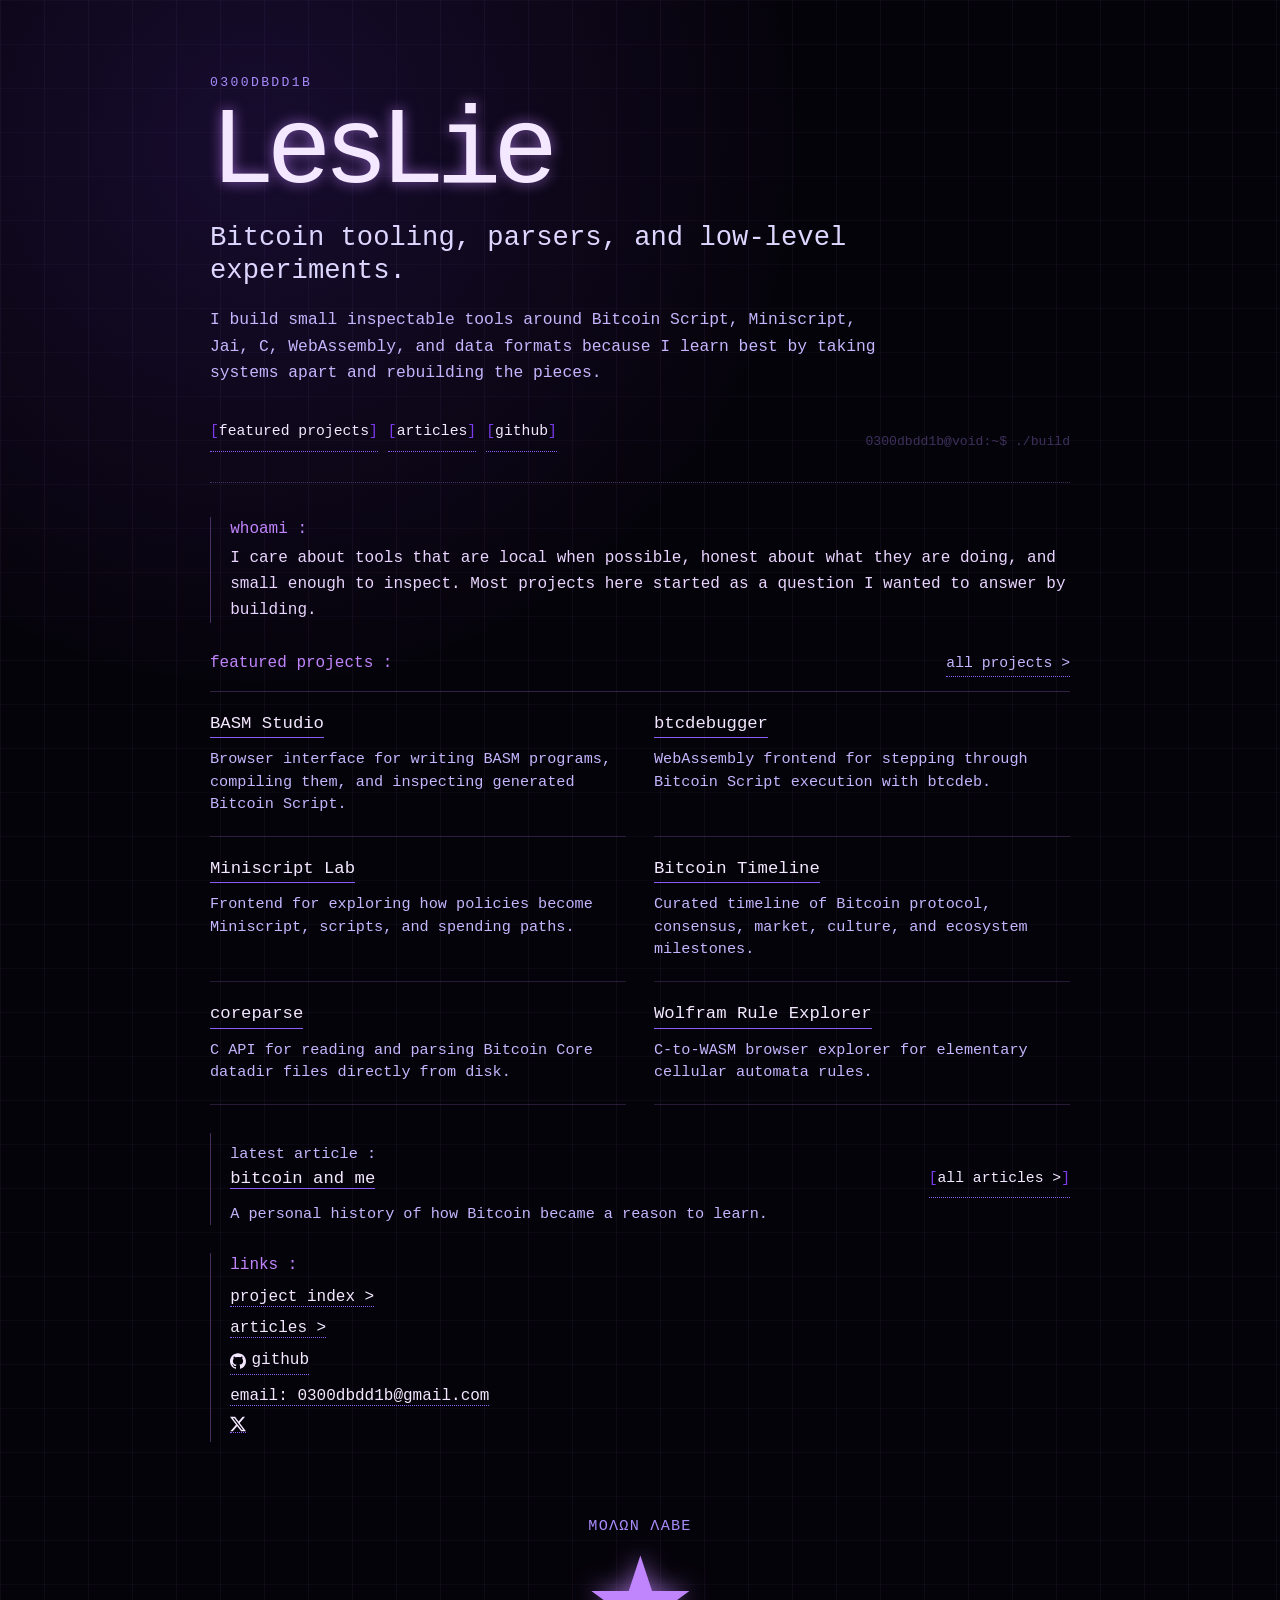
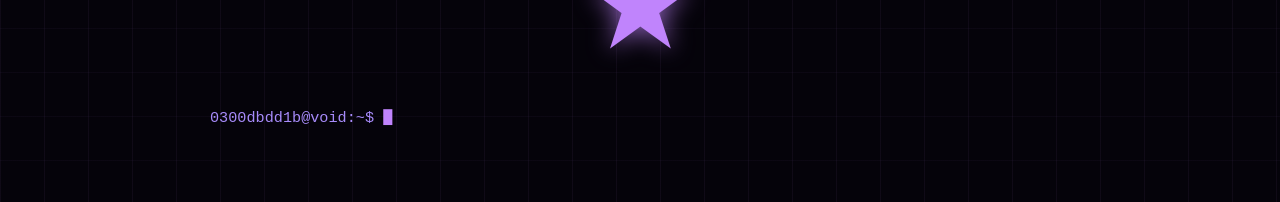
<file: index.html>
<!DOCTYPE html>
<html lang="en">
<head>
    <meta charset="UTF-8">
    <meta name="viewport" content="width=device-width, initial-scale=1.0">
    <meta name="description" content="LesLie / 0300dbdd1b — Bitcoin tools, Jai tools, parsers, and notes.">
    <link rel="canonical" href="https://0300dbdd1b.github.io/">
    <meta property="og:title" content="LesLie">
    <meta property="og:description" content="Bitcoin tools, Jai tools, parsers, and notes by 0300dbdd1b.">
    <meta property="og:type" content="website">
    <meta property="og:url" content="https://0300dbdd1b.github.io/">
    <link rel="icon" type="image/svg+xml" href="assets/favicon.svg">
    <title>LesLie</title>
    <link rel="stylesheet" href="style.css">
</head>
<body class="home">
    <main class="home-shell">
        <header class="hero">
            <p class="eyebrow">0300dbdd1b</p>
            <h1>LesLie</h1>
            <p class="hero-line">Bitcoin tooling, parsers, and low-level experiments.</p>
            <p class="hero-copy">
                I build small inspectable tools around Bitcoin Script, Miniscript,
                Jai, C, WebAssembly, and data formats because I learn best by
                taking systems apart and rebuilding the pieces.
            </p>

            <nav class="hero-actions" aria-label="Primary links">
                <a href="#projects">featured projects</a>
                <a href="articles/">articles</a>
                <a href="https://github.com/0300dbdd1b" target="_blank" rel="noopener noreferrer">github</a>
            </nav>
        </header>

        <section class="intro-card">
            <p class="label">whoami :</p>
            <p>
                I care about tools that are local when possible, honest about what
                they are doing, and small enough to inspect. Most projects here
                started as a question I wanted to answer by building.
            </p>
        </section>

        <section id="projects" class="feature-section">
            <div class="section-heading">
                <p class="label">featured projects :</p>
                <a href="projects/">all projects &gt;</a>
            </div>

            <ul class="project-grid">
                <li class="project-card">
                    <a href="./projects/basm-studio/" class="project-title">BASM Studio</a>
                    <p>Browser interface for writing BASM programs, compiling them, and inspecting generated Bitcoin Script.</p>
                </li>

                <li class="project-card">
                    <a href="./projects/btcdebugger/" class="project-title">btcdebugger</a>
                    <p>WebAssembly frontend for stepping through Bitcoin Script execution with btcdeb.</p>
                </li>

                <li class="project-card">
                    <a href="./projects/miniscript-lab/" class="project-title">Miniscript Lab</a>
                    <p>Frontend for exploring how policies become Miniscript, scripts, and spending paths.</p>
                </li>

                <li class="project-card">
                    <a href="./projects/bitcoin-timeline/" class="project-title">Bitcoin Timeline</a>
                    <p>Curated timeline of Bitcoin protocol, consensus, market, culture, and ecosystem milestones.</p>
                </li>

                <li class="project-card">
                    <a href="./projects/coreparse/" class="project-title">coreparse</a>
                    <p>C API for reading and parsing Bitcoin Core datadir files directly from disk.</p>
                </li>

                <li class="project-card">
                    <a href="./projects/wolfram-ca/" class="project-title">Wolfram Rule Explorer</a>
                    <p>C-to-WASM browser explorer for elementary cellular automata rules.</p>
                </li>
            </ul>
        </section>

        <section class="article-preview">
            <div>
                <p class="label">latest article :</p>
                <a href="articles/bitcoin-and-me/" class="project-title">bitcoin and me</a>
                <p>A personal history of how Bitcoin became a reason to learn.</p>
            </div>
            <a href="articles/" class="small-link">all articles &gt;</a>
        </section>

        <section class="link-panel">
            <p class="label">links :</p>
            <ul class="links">
                <li>
                    <a href="projects/">project index &gt;</a>
                </li>

                <li>
                    <a href="articles/">articles &gt;</a>
                </li>

                <li>
                    <a href="https://github.com/0300dbdd1b" class="icon-link" target="_blank" rel="noopener noreferrer">
                        <img src="assets/github.svg" alt="" class="link-icon">
                        github
                    </a>
                </li>

                <li>
                    <a href="mailto:0300dbdd1b@gmail.com">
                        email: 0300dbdd1b@gmail.com
                    </a>
                </li>

                <li>
                    <a href="https://x.com/0300dbdd1b" class="icon-link" target="_blank" rel="noopener noreferrer" aria-label="X / Twitter">
                        <img src="assets/x.svg" alt="" class="link-icon">
                    </a>
                </li>
            </ul>
        </section>

        <footer>
            <p class="footer-text">ΜΟΛΩΝ ΛΑΒΕ</p>
            <div class="footer-icon" aria-hidden="true">★</div>
            <p class="end-prompt">0300dbdd1b@void:~$ <span class="cursor">█</span></p>
        </footer>
    </main>
</body>
</html>
</file>
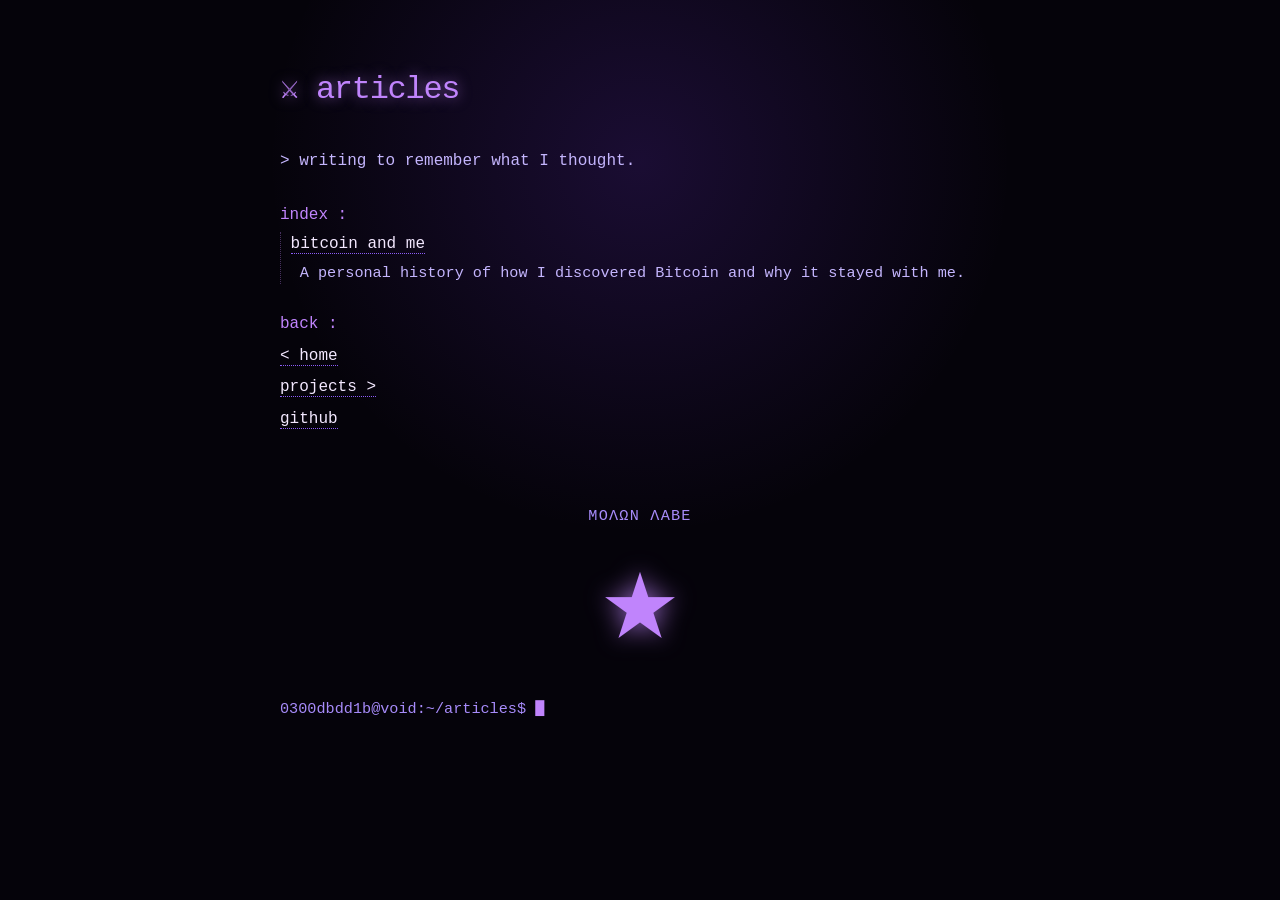
<file: articles/index.html>
<!DOCTYPE html>
<html lang="en">
<head>
    <meta charset="UTF-8">
    <meta name="viewport" content="width=device-width, initial-scale=1.0">
    <meta name="description" content="Articles and notes by LesLie / 0300dbdd1b about Bitcoin, building, and learning by implementation.">
    <link rel="canonical" href="https://0300dbdd1b.github.io/articles/">
    <meta property="og:title" content="articles - LesLie">
    <meta property="og:description" content="Articles and notes by 0300dbdd1b about Bitcoin, building, and learning by implementation.">
    <meta property="og:type" content="website">
    <meta property="og:url" content="https://0300dbdd1b.github.io/articles/">
    <link rel="icon" type="image/svg+xml" href="../assets/favicon.svg">
    <title>articles - LesLie</title>
    <link rel="stylesheet" href="../style.css">
</head>
<body>
    <main>
        <header>
            <h1>⚔ articles</h1>
        </header>

        <section>
            <p class="quote">&gt; writing to remember what I thought.</p>
        </section>

        <section>
            <p class="label">index :</p>
            <ul class="projects">
                <li>
                    <a href="bitcoin-and-me/">bitcoin and me</a>
                    <p>A personal history of how I discovered Bitcoin and why it stayed with me.</p>
                </li>
            </ul>
        </section>

        <section>
            <p class="label">back :</p>
            <ul class="links">
                <li><a href="../">&lt; home</a></li>
                <li><a href="../#projects">projects &gt;</a></li>
                <li><a href="https://github.com/0300dbdd1b" target="_blank" rel="noopener noreferrer">github</a></li>
            </ul>
        </section>

        <footer>
            <p class="footer-text">ΜΟΛΩΝ ΛΑΒΕ</p>
            <div class="footer-icon" aria-hidden="true">★</div>
            <p class="end-prompt">0300dbdd1b@void:~/articles$ <span class="cursor">█</span></p>
        </footer>
    </main>
</body>
</html>
</file>
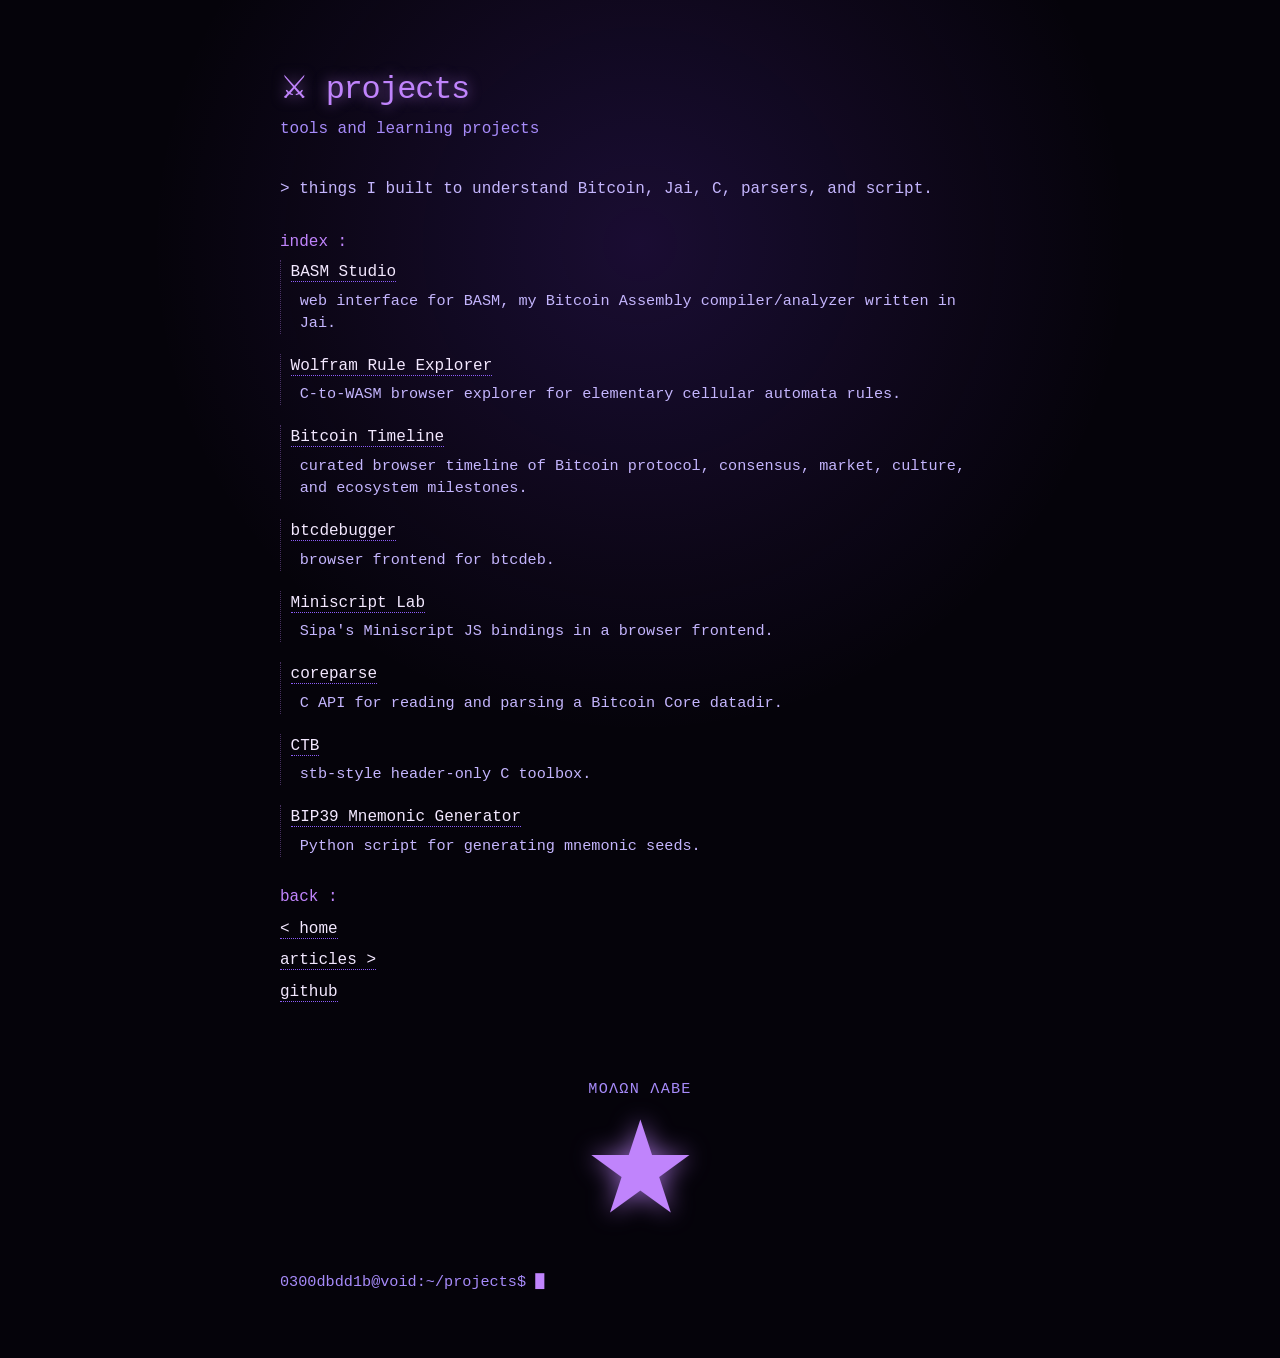
<file: projects/index.html>
<!DOCTYPE html>
<html lang="en">
<head>
    <meta charset="UTF-8">
    <meta name="viewport" content="width=device-width, initial-scale=1.0">
    <meta name="description" content="Project index for LesLie / 0300dbdd1b: Bitcoin tools, C and Jai experiments, parsers, and browser-based learning projects.">
    <link rel="canonical" href="https://0300dbdd1b.github.io/projects/">
    <meta property="og:title" content="projects - LesLie">
    <meta property="og:description" content="Bitcoin tools, C and Jai experiments, parsers, and browser-based learning projects by 0300dbdd1b.">
    <meta property="og:type" content="website">
    <meta property="og:url" content="https://0300dbdd1b.github.io/projects/">
    <link rel="icon" type="image/svg+xml" href="../assets/favicon.svg">
    <title>projects - LesLie</title>
    <link rel="stylesheet" href="../style.css">
</head>
<body>
    <main>
        <header>
            <h1>⚔ projects</h1>
            <p class="nym">tools and learning projects</p>
        </header>

        <section>
            <p class="quote">&gt; things I built to understand Bitcoin, Jai, C, parsers, and script.</p>
        </section>

        <section>
            <p class="label">index :</p>
            <ul class="projects">
                <li>
                    <a href="basm-studio/">BASM Studio</a>
                    <p>web interface for BASM, my Bitcoin Assembly compiler/analyzer written in Jai.</p>
                </li>
                <li>
                    <a href="wolfram-ca/">Wolfram Rule Explorer</a>
                    <p>C-to-WASM browser explorer for elementary cellular automata rules.</p>
                </li>
                <li>
                    <a href="bitcoin-timeline/">Bitcoin Timeline</a>
                    <p>curated browser timeline of Bitcoin protocol, consensus, market, culture, and ecosystem milestones.</p>
                </li>
                <li>
                    <a href="btcdebugger/">btcdebugger</a>
                    <p>browser frontend for btcdeb.</p>
                </li>
                <li>
                    <a href="miniscript-lab/">Miniscript Lab</a>
                    <p>Sipa's Miniscript JS bindings in a browser frontend.</p>
                </li>
                <li>
                    <a href="coreparse/">coreparse</a>
                    <p>C API for reading and parsing a Bitcoin Core datadir.</p>
                </li>
                <li>
                    <a href="CTB/">CTB</a>
                    <p>stb-style header-only C toolbox.</p>
                </li>
                <li>
                    <a href="BIP39-MnemonicGenerator/">BIP39 Mnemonic Generator</a>
                    <p>Python script for generating mnemonic seeds.</p>
                </li>
            </ul>
        </section>

        <section>
            <p class="label">back :</p>
            <ul class="links">
                <li><a href="../">&lt; home</a></li>
                <li><a href="../articles/">articles &gt;</a></li>
                <li><a href="https://github.com/0300dbdd1b" target="_blank" rel="noopener noreferrer">github</a></li>
            </ul>
        </section>

        <footer>
            <p class="footer-text">ΜΟΛΩΝ ΛΑΒΕ</p>
            <div class="footer-icon" aria-hidden="true">★</div>
            <p class="end-prompt">0300dbdd1b@void:~/projects$ <span class="cursor">█</span></p>
        </footer>
    </main>
</body>
</html>
</file>
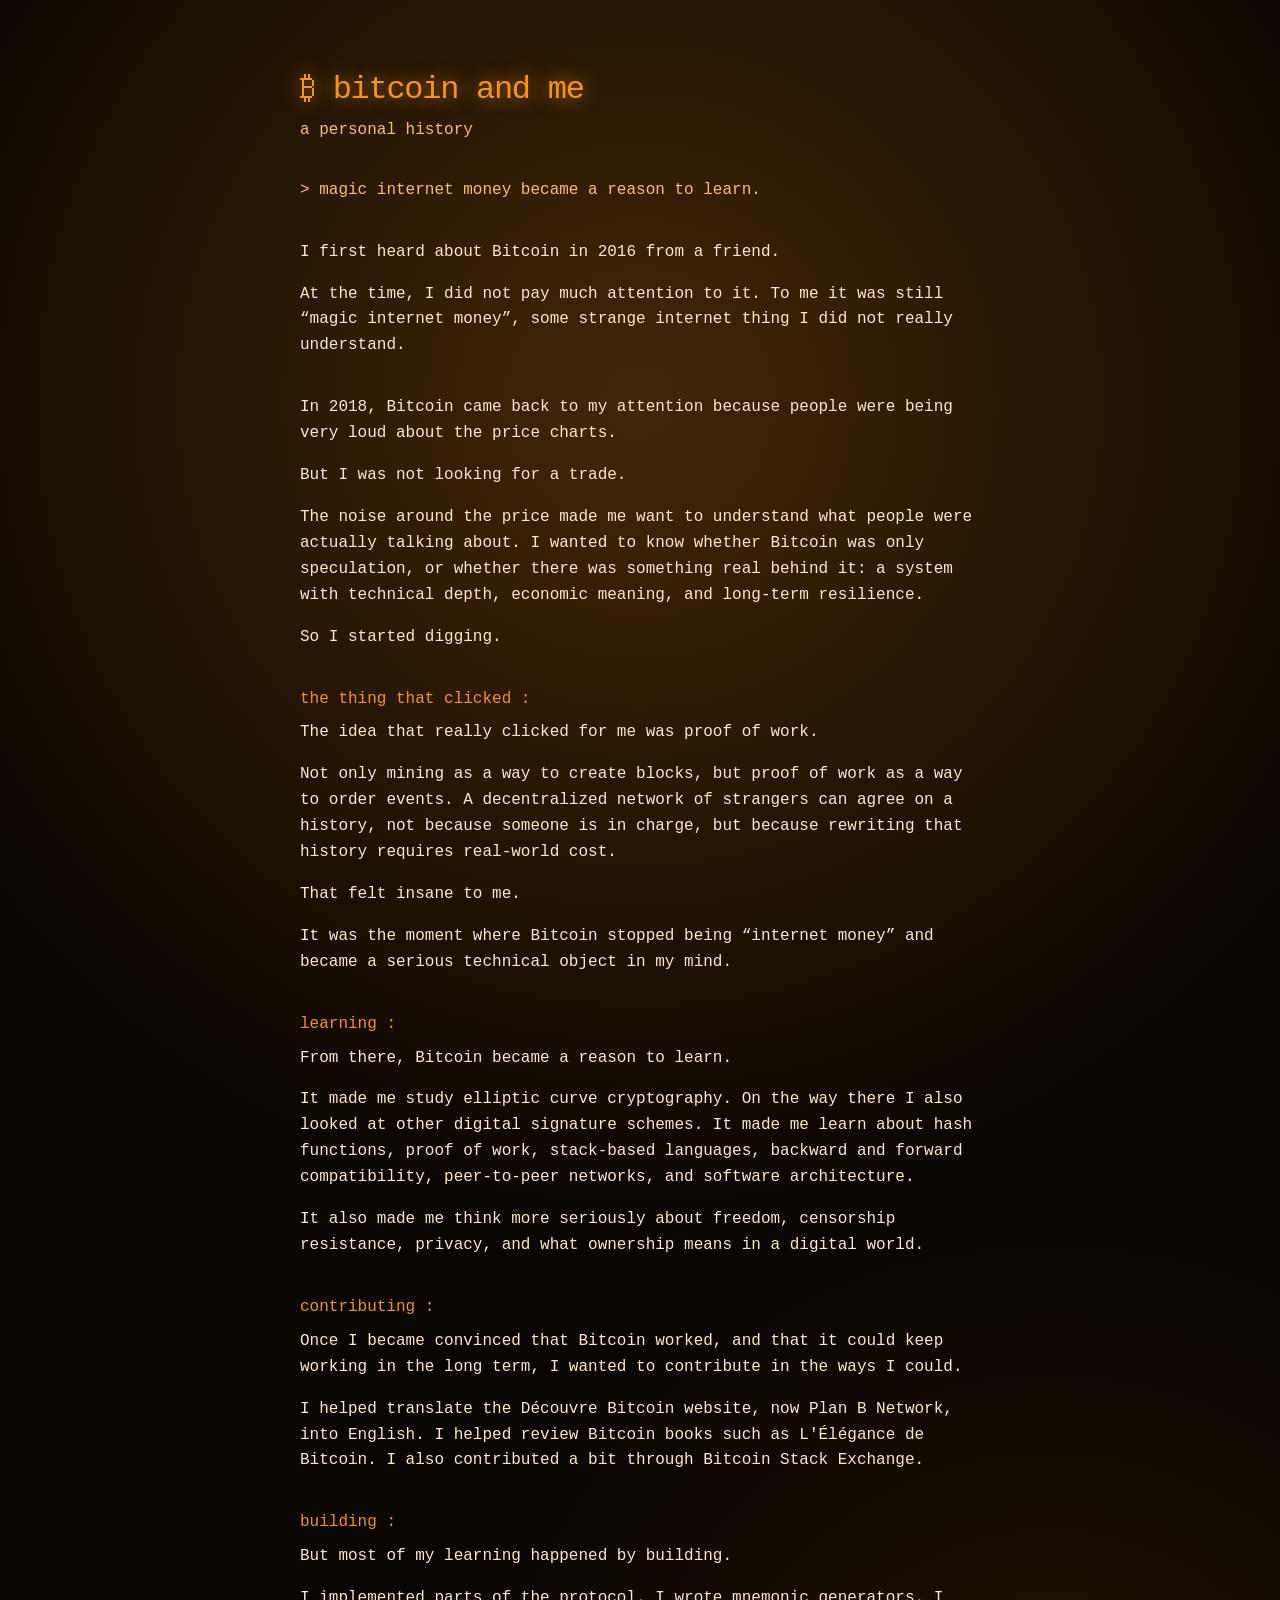
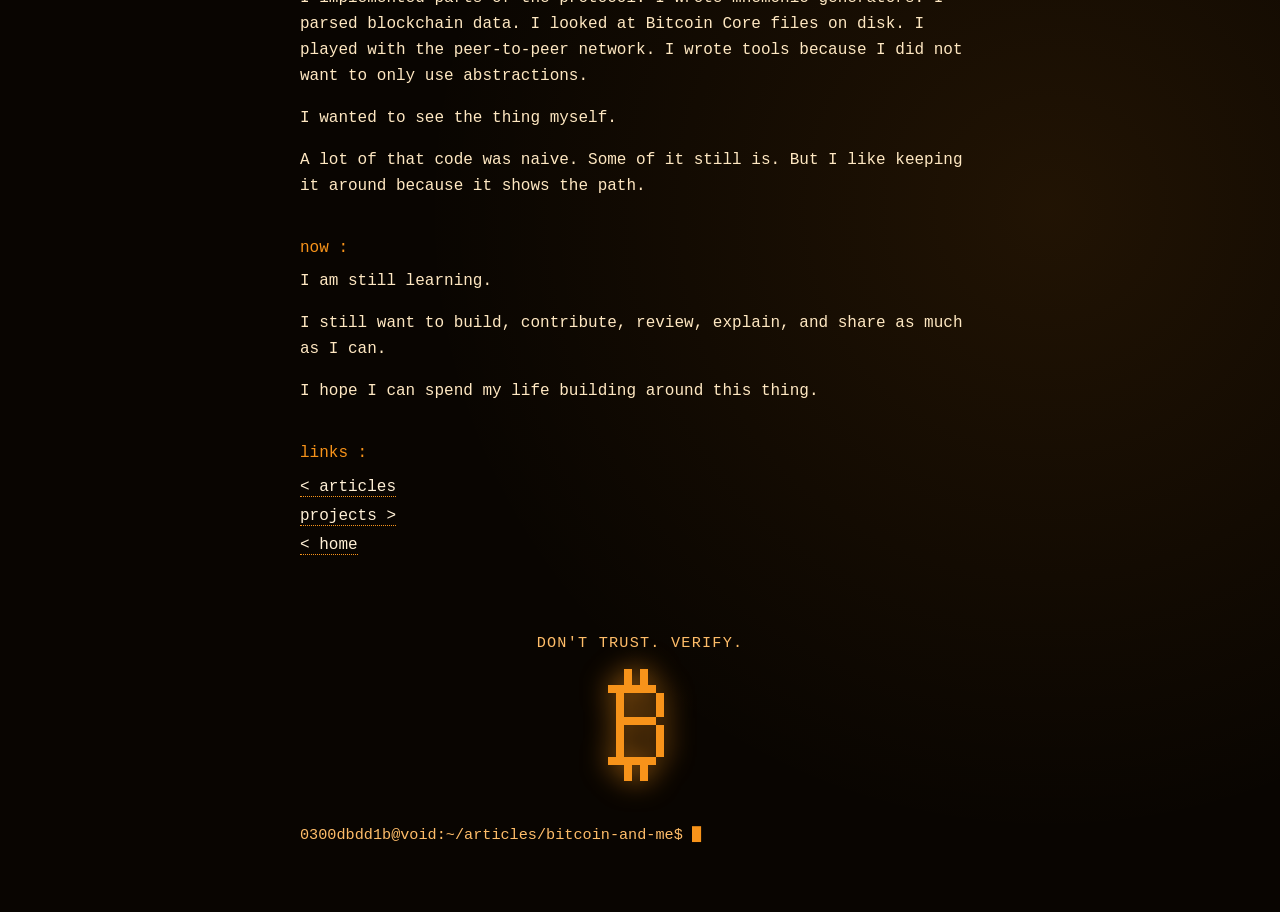
<file: articles/bitcoin-and-me/index.html>
<!DOCTYPE html>
<html lang="en">
<head>
    <meta charset="UTF-8">
    <meta name="viewport" content="width=device-width, initial-scale=1.0">
    <meta name="description" content="A personal history of discovering Bitcoin, learning proof of work, and building tools to understand the protocol.">
    <link rel="canonical" href="https://0300dbdd1b.github.io/articles/bitcoin-and-me/">
    <meta property="og:title" content="bitcoin and me - LesLie">
    <meta property="og:description" content="A personal history of discovering Bitcoin, learning proof of work, and building tools to understand the protocol.">
    <meta property="og:type" content="article">
    <meta property="og:url" content="https://0300dbdd1b.github.io/articles/bitcoin-and-me/">
    <link rel="icon" type="image/svg+xml" href="../../assets/favicon.svg">
    <title>bitcoin and me - LesLie</title>
    <link rel="stylesheet" href="./bitcoin.css?v=3">
</head>
<body>
    <main>
        <header>
            <h1>₿ bitcoin and me</h1>
            <p class="nym">a personal history</p>
        </header>

        <section>
            <p class="quote">&gt; magic internet money became a reason to learn.</p>
        </section>

        <article>
            <section>
                <p>
                    I first heard about Bitcoin in 2016 from a friend.
                </p>

                <p>
                    At the time, I did not pay much attention to it. To me it
                    was still “magic internet money”, some strange internet
                    thing I did not really understand.
                </p>
            </section>

            <section>
                <p>
                    In 2018, Bitcoin came back to my attention because people
                    were being very loud about the price charts.
                </p>

                <p>
                    But I was not looking for a trade.
                </p>

                <p>
                    The noise around the price made me want to understand what
                    people were actually talking about. I wanted to know whether
                    Bitcoin was only speculation, or whether there was something
                    real behind it: a system with technical depth, economic
                    meaning, and long-term resilience.
                </p>

                <p>
                    So I started digging.
                </p>
            </section>

            <section>
                <p class="label">the thing that clicked :</p>

                <p>
                    The idea that really clicked for me was proof of work.
                </p>

                <p>
                    Not only mining as a way to create blocks, but proof of work
                    as a way to order events. A decentralized network of strangers
                    can agree on a history, not because someone is in charge, but
                    because rewriting that history requires real-world cost.
                </p>

                <p>
                    That felt insane to me.
                </p>

                <p>
                    It was the moment where Bitcoin stopped being “internet
                    money” and became a serious technical object in my mind.
                </p>
            </section>

            <section>
                <p class="label">learning :</p>

                <p>
                    From there, Bitcoin became a reason to learn.
                </p>

                <p>
                    It made me study elliptic curve cryptography. On the way
                    there I also looked at other digital signature schemes. It
                    made me learn about hash functions, proof of work,
                    stack-based languages, backward and forward compatibility,
                    peer-to-peer networks, and software architecture.
                </p>

                <p>
                    It also made me think more seriously about freedom,
                    censorship resistance, privacy, and what ownership means in
                    a digital world.
                </p>
            </section>

            <section>
                <p class="label">contributing :</p>

                <p>
                    Once I became convinced that Bitcoin worked, and that it
                    could keep working in the long term, I wanted to contribute
                    in the ways I could.
                </p>

                <p>
                    I helped translate the Découvre Bitcoin website, now Plan B
                    Network, into English. I helped review Bitcoin books such as
                    L'Élégance de Bitcoin. I also contributed a bit through
                    Bitcoin Stack Exchange.
                </p>
            </section>

            <section>
                <p class="label">building :</p>

                <p>
                    But most of my learning happened by building.
                </p>

                <p>
                    I implemented parts of the protocol. I wrote mnemonic
                    generators. I parsed blockchain data. I looked at Bitcoin
                    Core files on disk. I played with the peer-to-peer network.
                    I wrote tools because I did not want to only use abstractions.
                </p>

                <p>
                    I wanted to see the thing myself.
                </p>

                <p>
                    A lot of that code was naive. Some of it still is. But I
                    like keeping it around because it shows the path.
                </p>
            </section>

            <section>
                <p class="label">now :</p>

                <p>
                    I am still learning.
                </p>

                <p>
                    I still want to build, contribute, review, explain, and
                    share as much as I can.
                </p>

                <p>
                    I hope I can spend my life building around this thing.
                </p>
            </section>
        </article>

        <section>
            <p class="label">links :</p>
            <ul class="links">
                <li><a href="../">&lt; articles</a></li>
                <li><a href="../../projects/">projects &gt;</a></li>
                <li><a href="../../">&lt; home</a></li>
            </ul>
        </section>

        <footer>
            <p class="footer-text">DON'T TRUST. VERIFY.</p>
            <div class="footer-icon" aria-hidden="true">₿</div>
            <p class="end-prompt">0300dbdd1b@void:~/articles/bitcoin-and-me$ <span class="cursor">█</span></p>
        </footer>
    </main>
</body>
</html>
</file>
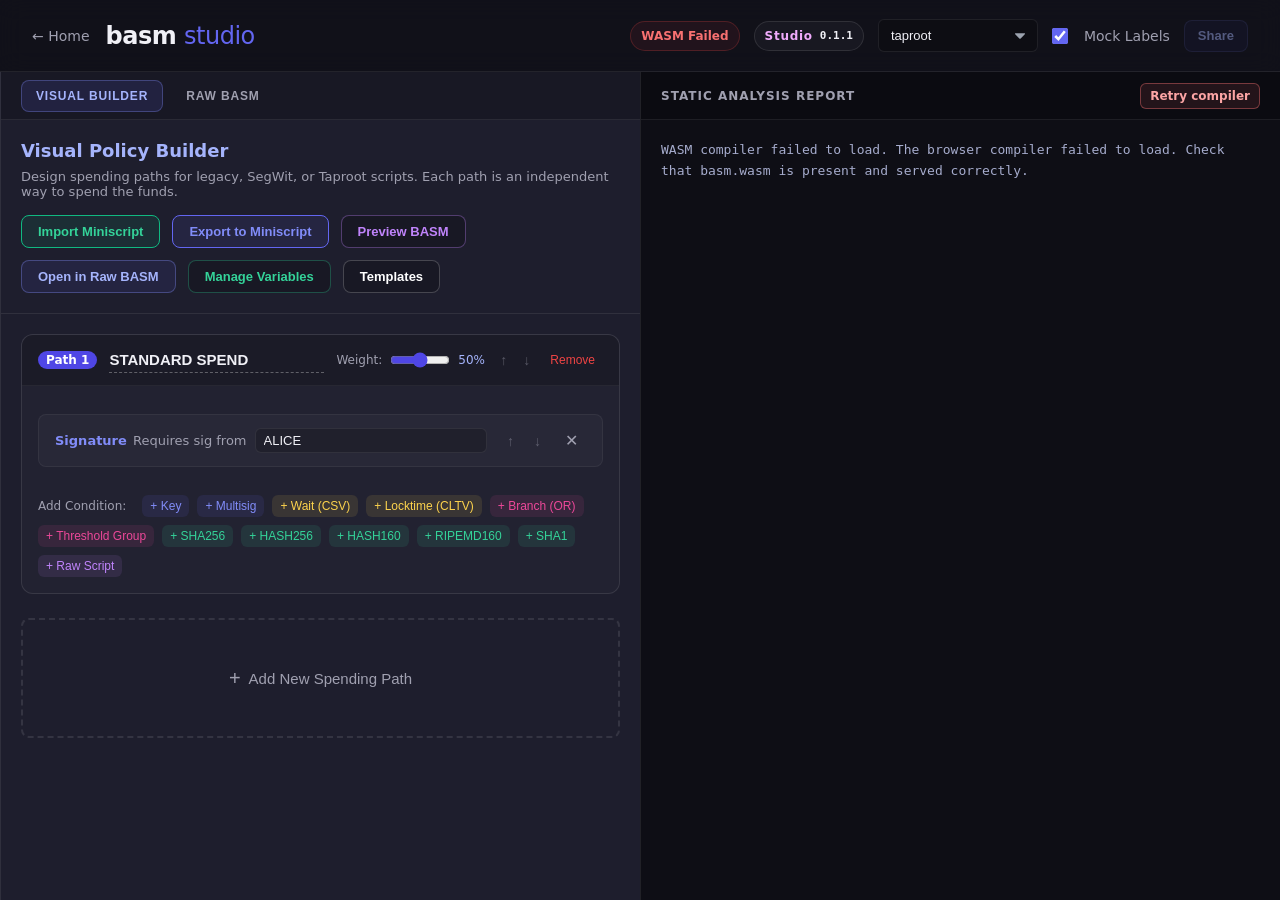
<file: projects/basm-studio/index.html>
<!doctype html>
<html lang="en">
  <head>
    <meta charset="UTF-8" />
    <meta http-equiv="Content-Security-Policy" content="default-src 'self'; script-src 'self' 'wasm-unsafe-eval'; style-src 'self' 'unsafe-inline'; img-src 'self' data:; font-src 'self'; connect-src 'self' ws: wss:; worker-src 'self' blob:; object-src 'none'; base-uri 'self'; form-action 'self'" />
    <meta name="referrer" content="no-referrer" />
    <link rel="icon" type="image/png" href="./basm-studio-favicon.png" />
    <link rel="shortcut icon" href="./favicon.ico" />
    <meta name="viewport" content="width=device-width, initial-scale=1.0" />
    <meta name="description" content="Build and analyze Bitcoin scripts locally in BASM Studio." />
    <link rel="canonical" href="https://0300dbdd1b.github.io/projects/basm-studio/" />
    <meta property="og:title" content="BASM Studio" />
    <meta property="og:description" content="Build and analyze Bitcoin scripts locally in BASM Studio." />
    <meta property="og:type" content="website" />
    <meta property="og:url" content="https://0300dbdd1b.github.io/projects/basm-studio/" />
    <title>BASM Studio</title>
    <script type="module" crossorigin src="./assets/index-V2Gwnl3o.js"></script>
    <link rel="stylesheet" crossorigin href="./assets/index-Cx2Qcroa.css">
  </head>
  <body>
    <div id="root"></div>
  </body>
</html>
</file>
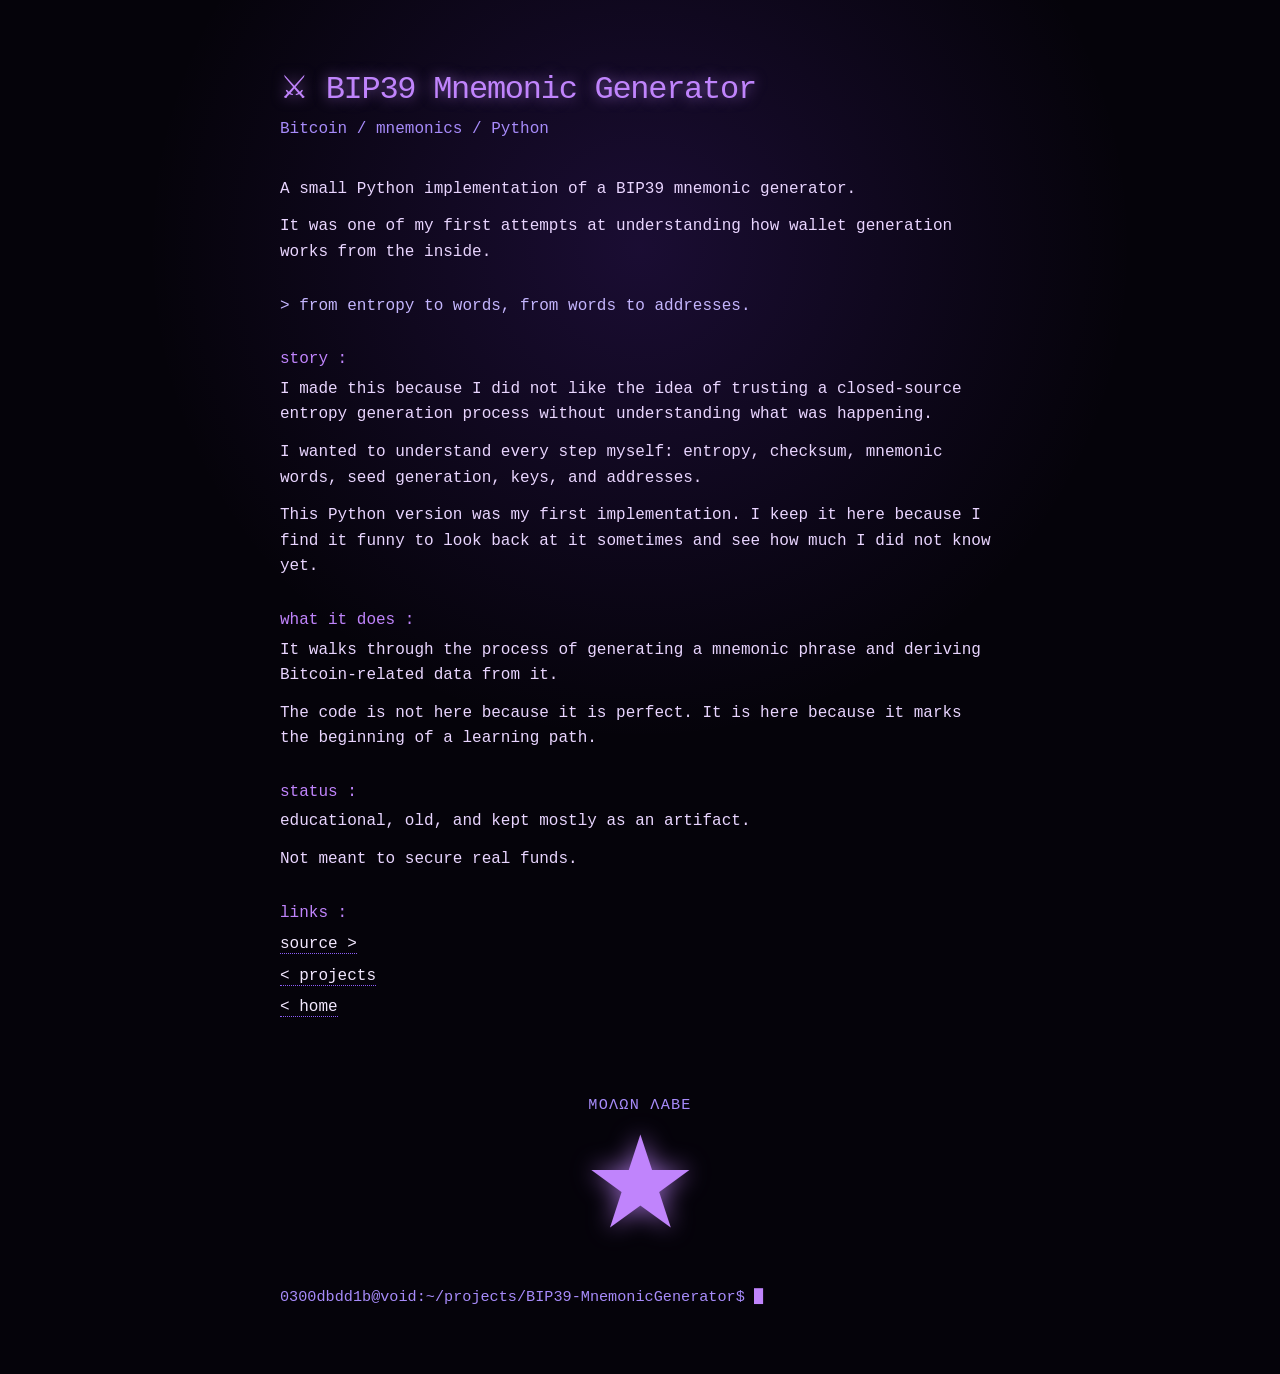
<file: projects/BIP39-MnemonicGenerator/index.html>
<!DOCTYPE html>
<html lang="en">
<head>
    <meta charset="UTF-8">
    <meta name="viewport" content="width=device-width, initial-scale=1.0">
    <meta name="description" content="A small educational Python implementation of BIP39 mnemonic generation, kept as an early Bitcoin learning artifact.">
    <link rel="canonical" href="https://0300dbdd1b.github.io/projects/BIP39-MnemonicGenerator/">
    <meta property="og:title" content="BIP39 Mnemonic Generator - LesLie">
    <meta property="og:description" content="An educational Python implementation of BIP39 mnemonic generation, kept as an early Bitcoin learning artifact.">
    <meta property="og:type" content="website">
    <meta property="og:url" content="https://0300dbdd1b.github.io/projects/BIP39-MnemonicGenerator/">
    <title>BIP39 Mnemonic Generator - LesLie</title>
    <link rel="icon" type="image/svg+xml" href="../../assets/favicon.svg">
    <link rel="stylesheet" href="../../style.css">
</head>
<body>
    <main>
        <header>
            <h1>⚔ BIP39 Mnemonic Generator</h1>
            <p class="nym">Bitcoin / mnemonics / Python</p>
        </header>

        <section>
            <p>
                A small Python implementation of a BIP39 mnemonic generator.
            </p>

            <p>
                It was one of my first attempts at understanding how wallet
                generation works from the inside.
            </p>
        </section>

        <section>
            <p class="quote">&gt; from entropy to words, from words to addresses.</p>
        </section>

        <section>
            <p class="label">story :</p>
            <p>
                I made this because I did not like the idea of trusting a
                closed-source entropy generation process without understanding
                what was happening.
            </p>

            <p>
                I wanted to understand every step myself: entropy, checksum,
                mnemonic words, seed generation, keys, and addresses.
            </p>

            <p>
                This Python version was my first implementation. I keep it here
                because I find it funny to look back at it sometimes and see how
                much I did not know yet.
            </p>
        </section>

        <section>
            <p class="label">what it does :</p>
            <p>
                It walks through the process of generating a mnemonic phrase and
                deriving Bitcoin-related data from it.
            </p>

            <p>
                The code is not here because it is perfect. It is here because it
                marks the beginning of a learning path.
            </p>
        </section>

        <section>
            <p class="label">status :</p>
            <p>
                educational, old, and kept mostly as an artifact.
            </p>

            <p>
                Not meant to secure real funds.
            </p>
        </section>

        <section>
            <p class="label">links :</p>
            <ul class="links">
                <li><a href="https://github.com/0300dbdd1b/BIP_39-Mnemonic_Generator" target="_blank" rel="noopener noreferrer">source &gt;</a></li>
                <li><a href="../">&lt; projects</a></li>
                <li><a href="../../">&lt; home</a></li>
            </ul>
        </section>

        <footer>
            <p class="footer-text">ΜΟΛΩΝ ΛΑΒΕ</p>
            <div class="footer-icon" aria-hidden="true">★</div>
            <p class="end-prompt">0300dbdd1b@void:~/projects/BIP39-MnemonicGenerator$ <span class="cursor">█</span></p>
        </footer>
    </main>
</body>
</html>
</file>
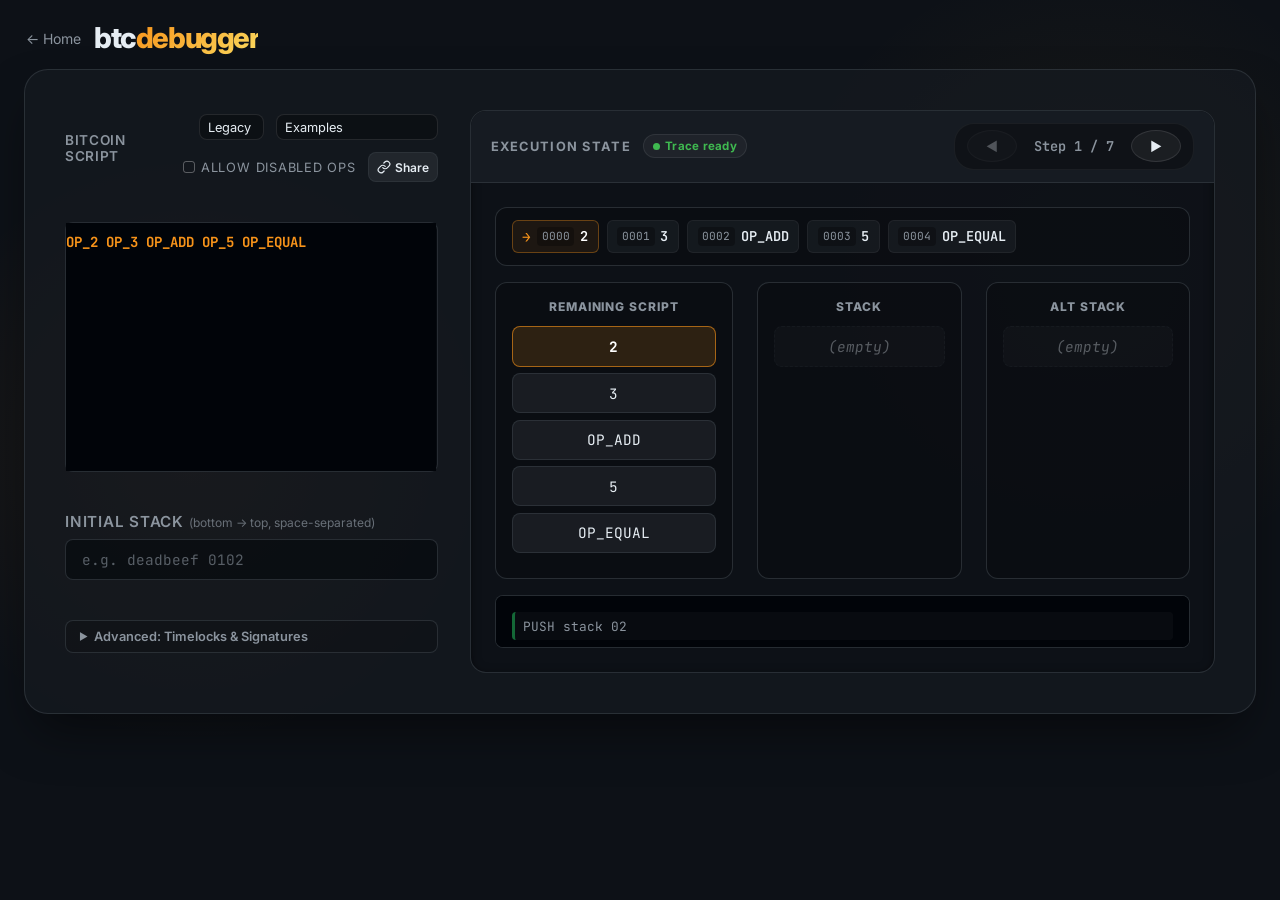
<file: projects/btcdebugger/index.html>
<!DOCTYPE html>
<html lang="en">
  <head>
    <meta charset="UTF-8" />
    <meta name="viewport" content="width=device-width, initial-scale=1.0" />
    <meta name="description" content="A beautiful WebAssembly frontend for the btcdeb Bitcoin Script Debugger." />
    <link rel="canonical" href="https://0300dbdd1b.github.io/projects/btcdebugger/" />
    <meta property="og:title" content="BTC Debugger - WebAssembly" />
    <meta property="og:description" content="A WebAssembly frontend for the btcdeb Bitcoin Script Debugger." />
    <meta property="og:type" content="website" />
    <meta property="og:url" content="https://0300dbdd1b.github.io/projects/btcdebugger/" />
    <title>BTC Debugger - WebAssembly</title>
    <link rel="icon" type="image/png" href="./btcdeb-icon.png">
    <link rel="apple-touch-icon" href="./btcdeb-icon.png">
    <link rel="preconnect" href="https://fonts.googleapis.com">
    <link rel="preconnect" href="https://fonts.gstatic.com" crossorigin>
    <link href="https://fonts.googleapis.com/css2?family=Inter:wght@300;400;600;800&family=JetBrains+Mono:wght@400;700&display=swap" rel="stylesheet">
    <script type="module" crossorigin src="./assets/index-BcDgcbYo.js"></script>
    <link rel="stylesheet" crossorigin href="./assets/index-CrbsfJXP.css">
  </head>
  <body>
    <div id="app">
      <header class="app-header">
        <div class="brand-row">
          <a href="../../" class="home-link" aria-label="Go to home">← Home</a>
          <button type="button" class="app-title" id="reset-btn" title="Reset to defaults" aria-label="Reset debugger to defaults">btc<span>debugger</span></button>
        </div>
      </header>
      <div class="glass-container">
        <main class="layout">
          <div class="controls-panel">
            <div class="toolbar">
              <div class="toolbar-title">Bitcoin Script</div>
              <div class="toolbar-actions">
                <select id="target-select" class="dropdown small" title="Execution Target" aria-label="Execution target">
                  <option value="legacy" selected>Legacy</option>
                  <option value="taproot">Taproot</option>
                  <option value="segwit">SegWit</option>
                </select>
                <select id="example-select" class="dropdown small" title="Load example script" aria-label="Load example script">
                  <option value="">Examples</option>
                  <option value="equal">Addition check</option>
                  <option value="p2pkh">P2PKH shape</option>
                  <option value="cltv">CLTV timelock</option>
                  <option value="altstack">Alt stack</option>
                  <option value="taproot">Taproot CHECKSIGADD</option>
                </select>
                <label class="discrete-checkbox" title="Allow Disabled Opcodes (e.g. OP_MUL)">
                  <input type="checkbox" id="allow-opcodes" />
                  <span class="discrete-box"></span>
                  <span class="checkbox-label">Allow Disabled Ops</span>
                </label>
                <button id="share-btn" class="secondary-btn small-btn" type="button" aria-label="Copy shareable debugger URL">
                  <svg width="14" height="14" viewBox="0 0 24 24" fill="none" stroke="currentColor" stroke-width="2" stroke-linecap="round" stroke-linejoin="round" style="margin-right: 4px;"><path d="M10 13a5 5 0 0 0 7.54.54l3-3a5 5 0 0 0-7.07-7.07l-1.72 1.71"></path><path d="M14 11a5 5 0 0 0-7.54-.54l-3 3a5 5 0 0 0 7.07 7.07l1.71-1.71"></path></svg>
                  <span class="btn-text">Share</span>
                </button>
              </div>
            </div>
            
            <div class="input-group" style="margin-bottom: 0;">
              <div id="script-input" class="monaco-container"></div>
            </div>

            <div class="input-group" style="margin-top: 1rem;">
              <label for="stack-input">Initial Stack <span class="label-hint">(bottom → top, space-separated)</span></label>
              <input type="text" id="stack-input" class="stack-input" placeholder="e.g. deadbeef 0102" spellcheck="false" />
            </div>

            <details class="advanced-settings">
              <summary>Advanced: Timelocks & Signatures</summary>
              <div class="input-group" style="margin-top: 0.5rem;">
                <label for="tx-input">Transaction Hex <span class="label-hint">(for Locktimes & Sighash)</span></label>
                <input type="text" id="tx-input" class="stack-input" placeholder="Raw tx hex... (leave empty for default)" spellcheck="false" />
              </div>

              <div class="input-group" style="margin-top: 1rem;">
                <label for="pretend-input">Pretend Valid Signatures <span class="label-hint">(sig:pubkey,...)</span></label>
                <input type="text" id="pretend-input" class="stack-input" placeholder="e.g. 304402...:02334... (skip actual ECDSA check)" spellcheck="false" />
              </div>

              <div class="input-group" style="margin-top: 1rem;">
                <label for="max-steps-input">Max Trace Steps <span class="label-hint">(worker safety limit)</span></label>
                <input type="number" id="max-steps-input" class="stack-input" min="10" max="10000" step="10" value="700" inputmode="numeric" />
              </div>
            </details>
          </div>

          <div class="visualization-panel">
            <div class="vis-header">
              <div class="vis-title-wrap">
                <div class="vis-title">Execution State</div>
                <div id="execution-status" class="execution-status idle" role="status" aria-live="polite">Ready</div>
              </div>
              <div class="playback-controls" id="playback-controls" style="display: none;">
                <button id="btn-prev" class="icon-btn" title="Previous Step (←)" aria-label="Previous execution step">◀</button>
                <span id="step-counter">Step 0 / 0</span>
                <button id="btn-next" class="icon-btn" title="Next Step (→)" aria-label="Next execution step">▶</button>
              </div>
            </div>
            <div class="vis-body" id="vis-body">
              <div class="empty-state">Enter a script on the left to begin.</div>
            </div>
          </div>
        </main>
      </div>
    </div>
    
  </body>
</html>
</file>
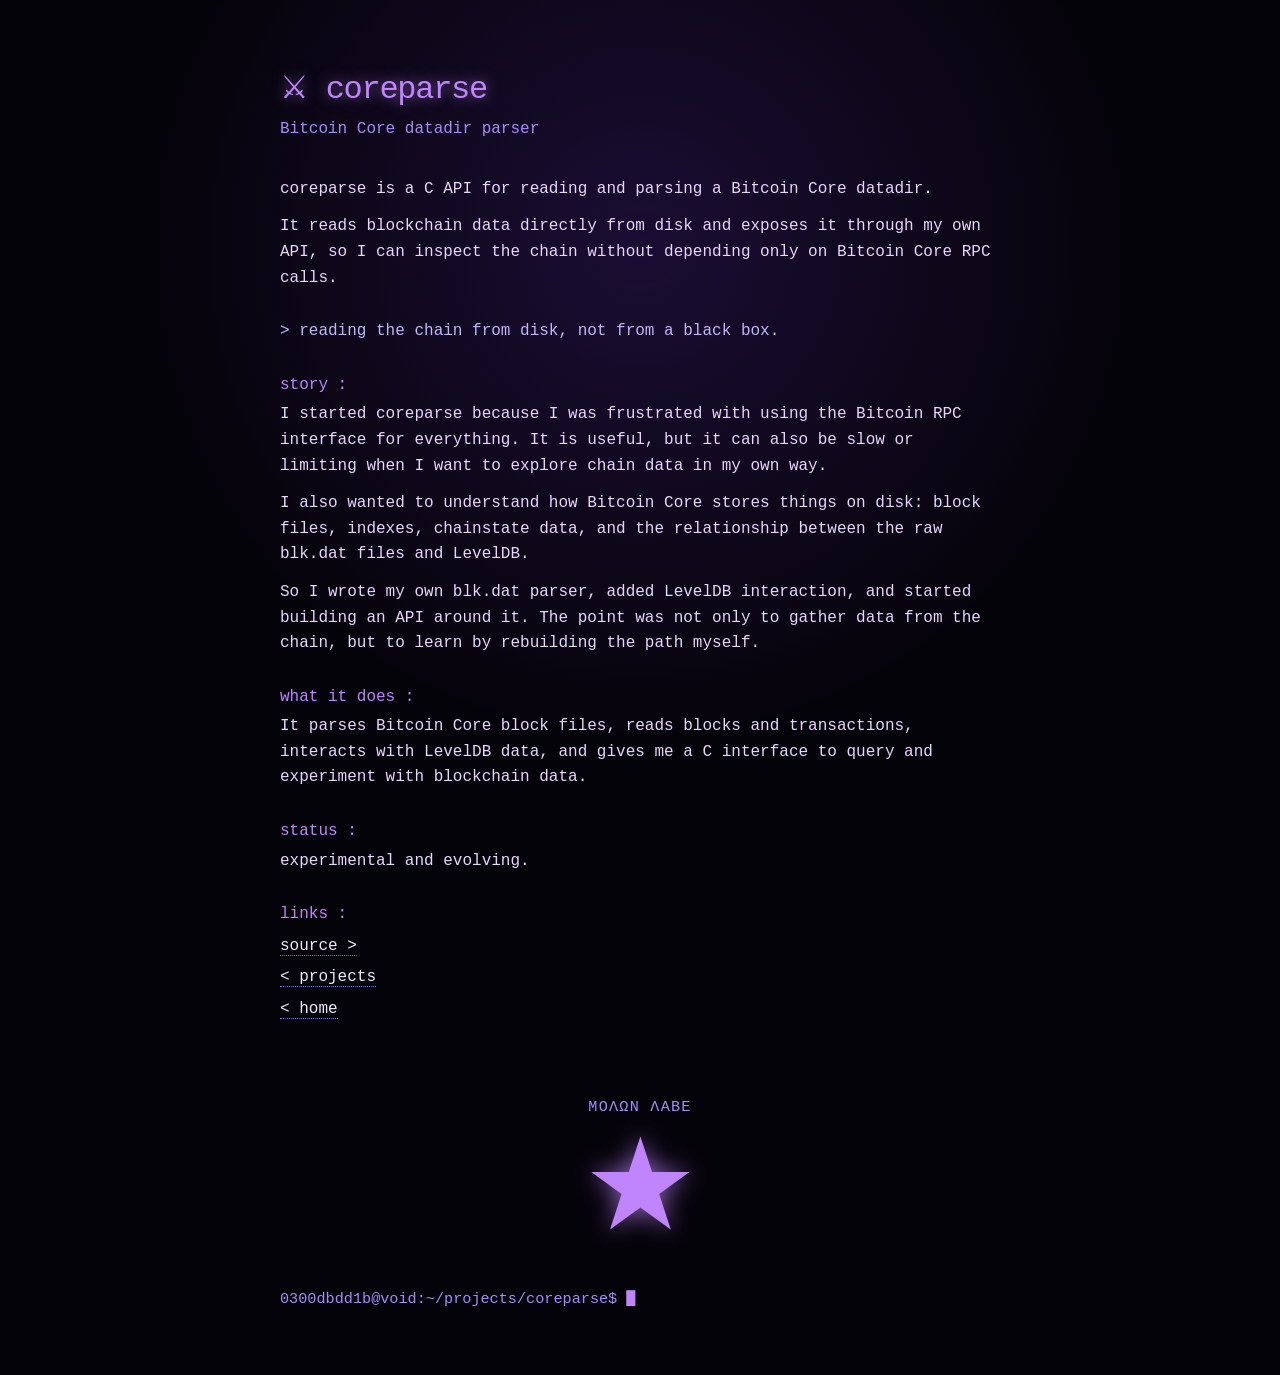
<file: projects/coreparse/index.html>
<!DOCTYPE html>
<html lang="en">
<head>
    <meta charset="UTF-8">
    <meta name="viewport" content="width=device-width, initial-scale=1.0">
    <meta name="description" content="coreparse is a C API for reading and parsing a Bitcoin Core datadir directly from disk.">
    <link rel="canonical" href="https://0300dbdd1b.github.io/projects/coreparse/">
    <meta property="og:title" content="coreparse - LesLie">
    <meta property="og:description" content="A C API for reading and parsing a Bitcoin Core datadir directly from disk.">
    <meta property="og:type" content="website">
    <meta property="og:url" content="https://0300dbdd1b.github.io/projects/coreparse/">
    <title>coreparse - LesLie</title>
    <link rel="icon" type="image/svg+xml" href="../../assets/favicon.svg">
    <link rel="stylesheet" href="../../style.css">
</head>
<body>
    <main>
        <header>
            <h1>⚔ coreparse</h1>
            <p class="nym">Bitcoin Core datadir parser</p>
        </header>

        <section>
            <p>
                coreparse is a C API for reading and parsing a Bitcoin Core datadir.
            </p>

            <p>
                It reads blockchain data directly from disk and exposes it through
                my own API, so I can inspect the chain without depending only on
                Bitcoin Core RPC calls.
            </p>
        </section>

        <section>
            <p class="quote">&gt; reading the chain from disk, not from a black box.</p>
        </section>

        <section>
            <p class="label">story :</p>
            <p>
                I started coreparse because I was frustrated with using the Bitcoin
                RPC interface for everything. It is useful, but it can also be slow
                or limiting when I want to explore chain data in my own way.
            </p>

            <p>
                I also wanted to understand how Bitcoin Core stores things on disk:
                block files, indexes, chainstate data, and the relationship between
                the raw blk.dat files and LevelDB.
            </p>

            <p>
                So I wrote my own blk.dat parser, added LevelDB interaction, and
                started building an API around it. The point was not only to gather
                data from the chain, but to learn by rebuilding the path myself.
            </p>
        </section>

        <section>
            <p class="label">what it does :</p>
            <p>
                It parses Bitcoin Core block files, reads blocks and transactions,
                interacts with LevelDB data, and gives me a C interface to query
                and experiment with blockchain data.
            </p>
        </section>

        <section>
            <p class="label">status :</p>
            <p>
                experimental and evolving.
            </p>
        </section>

        <section>
            <p class="label">links :</p>
            <ul class="links">
                <li><a href="https://github.com/0300dbdd1b/coreparse" target="_blank" rel="noopener noreferrer">source &gt;</a></li>
                <li><a href="../">&lt; projects</a></li>
                <li><a href="../../">&lt; home</a></li>
            </ul>
        </section>

        <footer>
            <p class="footer-text">ΜΟΛΩΝ ΛΑΒΕ</p>
            <div class="footer-icon" aria-hidden="true">★</div>
            <p class="end-prompt">0300dbdd1b@void:~/projects/coreparse$ <span class="cursor">█</span></p>
        </footer>
    </main>
</body>
</html>
</file>
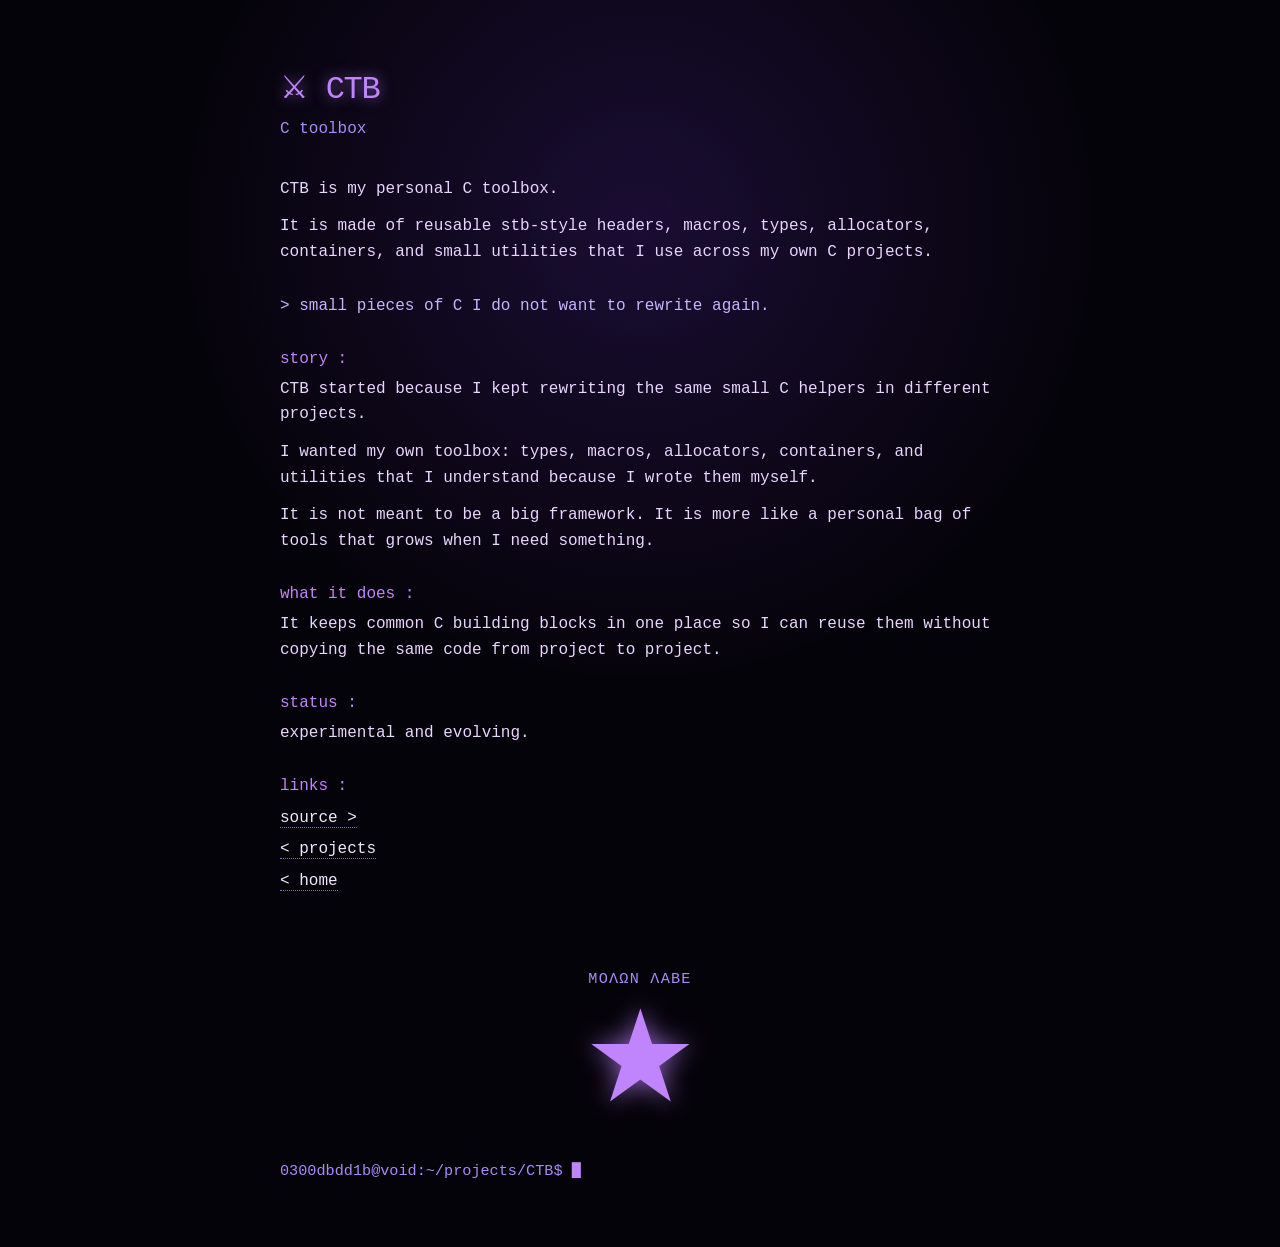
<file: projects/CTB/index.html>
<!DOCTYPE html>
<html lang="en">
<head>
    <meta charset="UTF-8">
    <meta name="viewport" content="width=device-width, initial-scale=1.0">
    <meta name="description" content="CTB is a personal stb-style header-only C toolbox with reusable utilities, allocators, containers, and macros.">
    <link rel="canonical" href="https://0300dbdd1b.github.io/projects/CTB/">
    <meta property="og:title" content="CTB - LesLie">
    <meta property="og:description" content="A personal stb-style header-only C toolbox with reusable utilities, allocators, containers, and macros.">
    <meta property="og:type" content="website">
    <meta property="og:url" content="https://0300dbdd1b.github.io/projects/CTB/">
    <title>CTB - LesLie</title>
    <link rel="icon" type="image/svg+xml" href="../../assets/favicon.svg">
    <link rel="stylesheet" href="../../style.css">
</head>
<body>
    <main>
        <header>
            <h1>⚔ CTB</h1>
            <p class="nym">C toolbox</p>
        </header>

        <section>
            <p>
                CTB is my personal C toolbox.
            </p>

            <p>
                It is made of reusable stb-style headers, macros, types,
                allocators, containers, and small utilities that I use across
                my own C projects.
            </p>
        </section>

        <section>
            <p class="quote">&gt; small pieces of C I do not want to rewrite again.</p>
        </section>

        <section>
            <p class="label">story :</p>
            <p>
                CTB started because I kept rewriting the same small C helpers
                in different projects.
            </p>

            <p>
                I wanted my own toolbox: types, macros, allocators, containers,
                and utilities that I understand because I wrote them myself.
            </p>

            <p>
                It is not meant to be a big framework. It is more like a personal
                bag of tools that grows when I need something.
            </p>
        </section>

        <section>
            <p class="label">what it does :</p>
            <p>
                It keeps common C building blocks in one place so I can reuse
                them without copying the same code from project to project.
            </p>
        </section>

        <section>
            <p class="label">status :</p>
            <p>
                experimental and evolving.
            </p>
        </section>

        <section>
            <p class="label">links :</p>
            <ul class="links">
                <li><a href="https://github.com/0300dbdd1b/CTB" target="_blank" rel="noopener noreferrer">source &gt;</a></li>
                <li><a href="../">&lt; projects</a></li>
                <li><a href="../../">&lt; home</a></li>
            </ul>
        </section>

        <footer>
            <p class="footer-text">ΜΟΛΩΝ ΛΑΒΕ</p>
            <div class="footer-icon" aria-hidden="true">★</div>
            <p class="end-prompt">0300dbdd1b@void:~/projects/CTB$ <span class="cursor">█</span></p>
        </footer>
    </main>
</body>
</html>
</file>
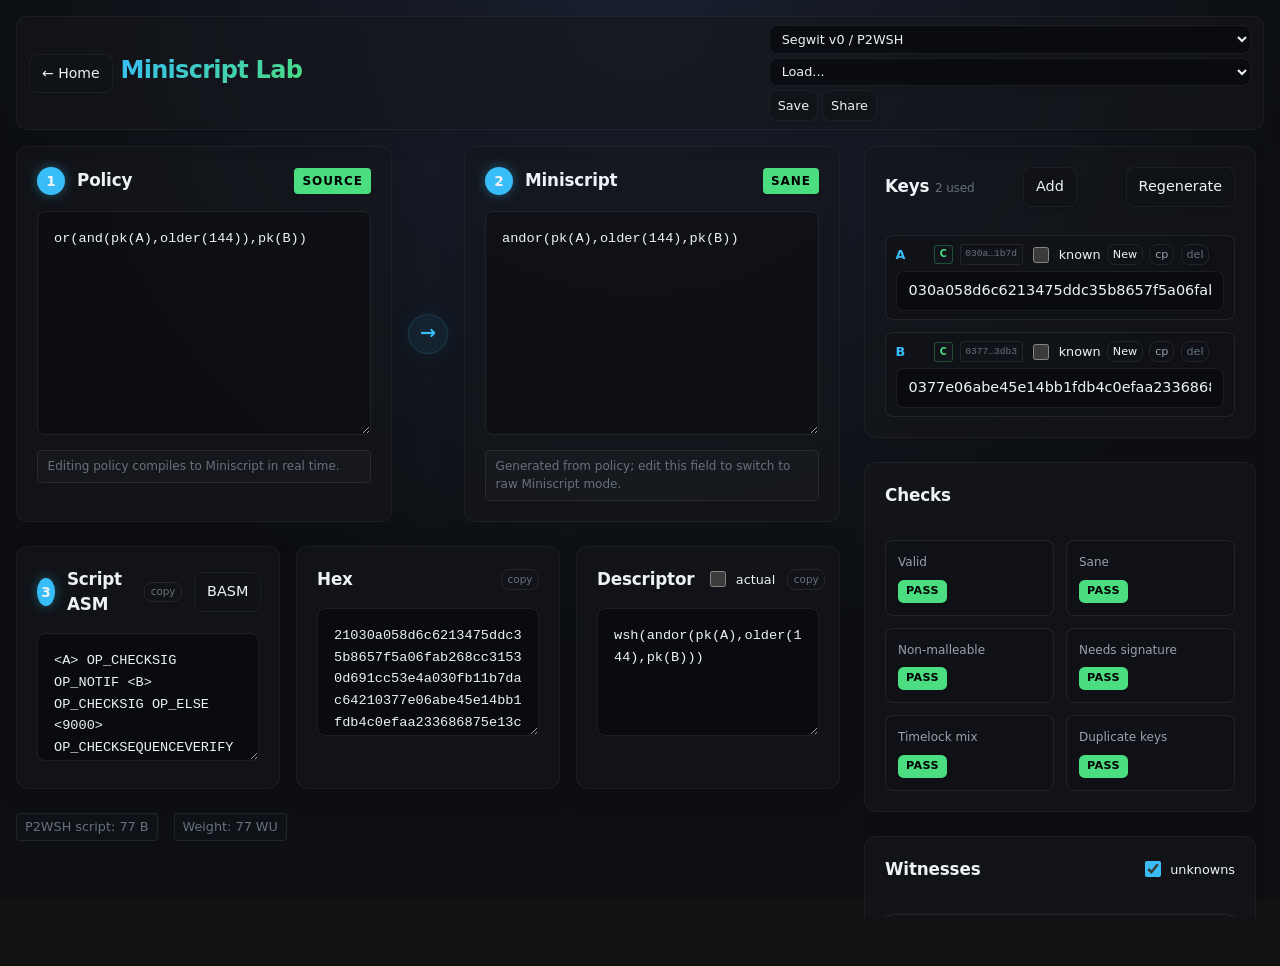
<file: projects/miniscript-lab/index.html>
<!doctype html>
<html lang="en">
  <head>
    <meta charset="UTF-8" />
    <meta name="viewport" content="width=device-width, initial-scale=1.0" />
    <meta
      name="description"
      content="Sipa's Miniscript JS bindings in a browser frontend."
    />
    <link rel="canonical" href="https://0300dbdd1b.github.io/projects/miniscript-lab/" />
    <meta property="og:title" content="Miniscript Lab" />
    <meta property="og:description" content="Sipa's Miniscript JS bindings in a browser frontend." />
    <meta property="og:type" content="website" />
    <meta property="og:url" content="https://0300dbdd1b.github.io/projects/miniscript-lab/" />
    <title>Miniscript Lab</title>
    <link rel="icon" type="image/svg+xml" href="../../assets/favicon.svg" />
    <script type="module" crossorigin src="./assets/index-D8yL0c0a.js"></script>
    <link rel="stylesheet" crossorigin href="./assets/index-DsGJea4p.css">
  </head>
  <body>
    <div id="root"></div>
  </body>
</html>
</file>
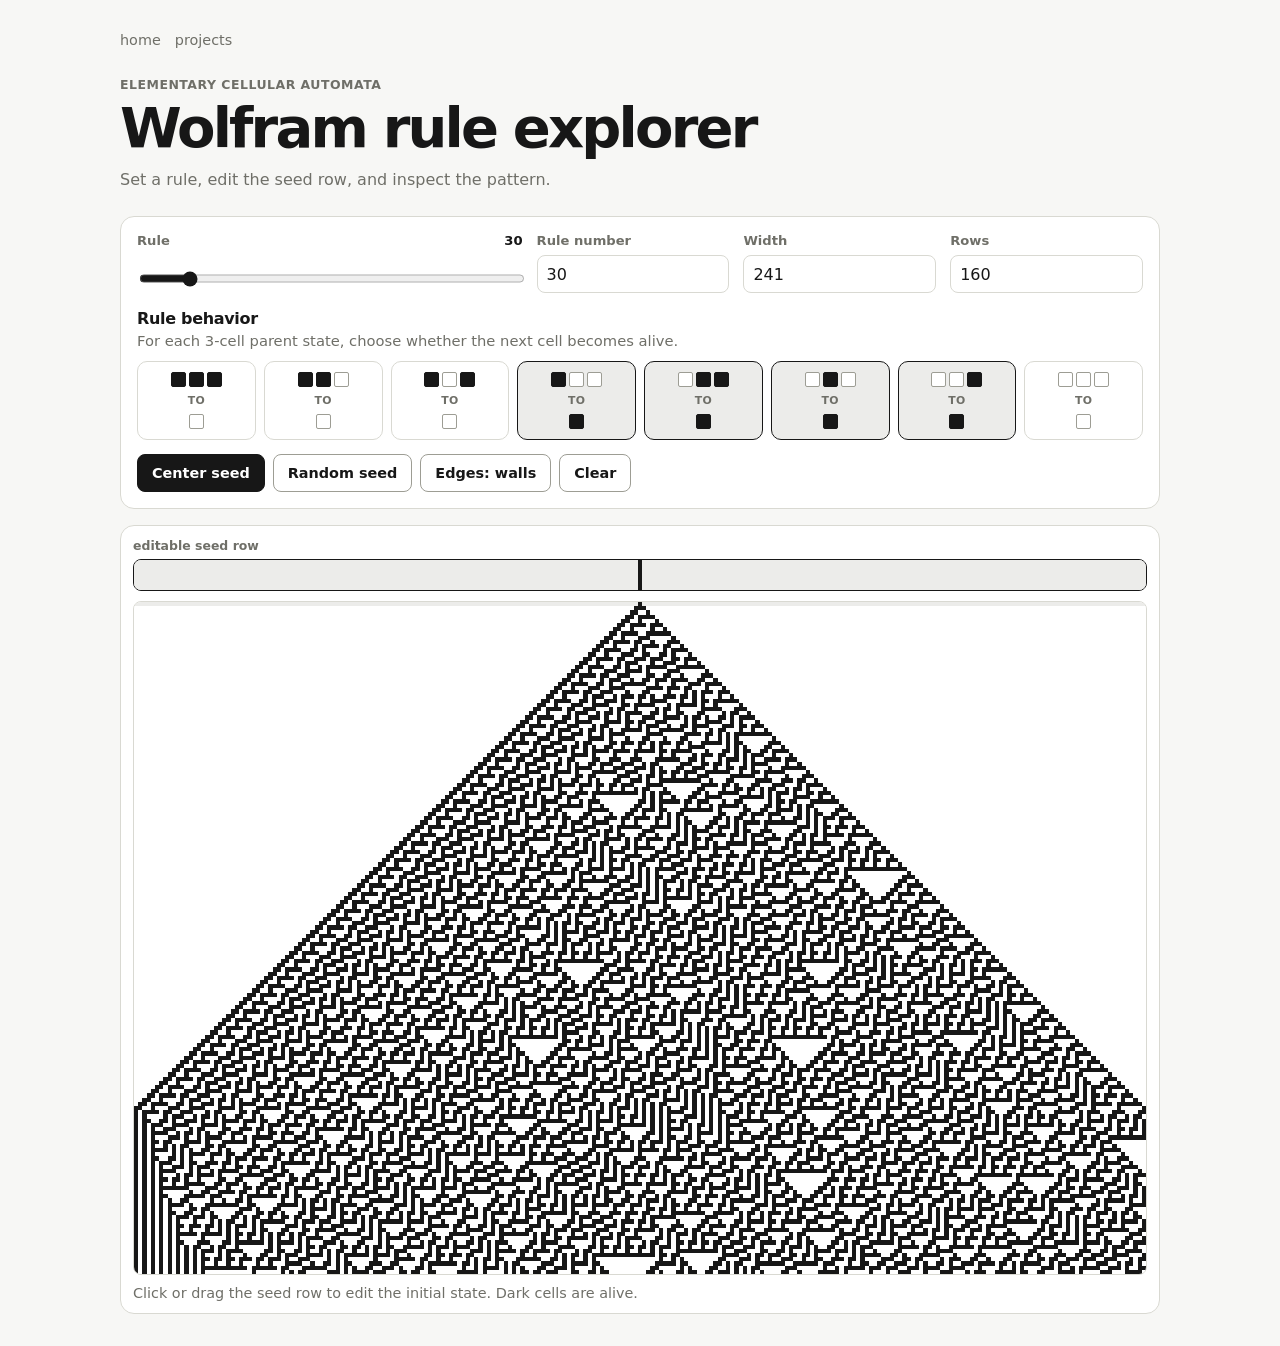
<file: projects/wolfram-ca/index.html>
<!doctype html>
<html lang="en">
<head>
  <meta charset="utf-8">
  <meta name="viewport" content="width=device-width, initial-scale=1">
  <meta name="description" content="Browser explorer for elementary Wolfram cellular automata compiled from C to WebAssembly.">
  <link rel="canonical" href="https://0300dbdd1b.github.io/projects/wolfram-ca/">
  <meta property="og:title" content="Wolfram Rule Explorer">
  <meta property="og:description" content="Browser explorer for elementary Wolfram cellular automata compiled from C to WebAssembly.">
  <meta property="og:type" content="website">
  <meta property="og:url" content="https://0300dbdd1b.github.io/projects/wolfram-ca/">
  <title>Wolfram Cellular Automata</title>
  <link rel="icon" type="image/svg+xml" href="../../assets/favicon.svg">
  <link rel="stylesheet" href="style.css">
</head>
<body>
  <main class="shell">
    <nav class="site-nav" aria-label="Project navigation">
      <a href="../../">home</a>
      <a href="../">projects</a>
    </nav>

    <section class="hero">
      <p class="eyebrow">Elementary cellular automata</p>
      <h1>Wolfram rule explorer</h1>
      <p class="intro">Set a rule, edit the seed row, and inspect the pattern.</p>
    </section>

    <section class="panel" aria-label="Automaton controls">
      <div class="control wide">
        <label for="rule">Rule <output id="ruleValue">30</output></label>
        <input id="rule" type="range" min="0" max="255" value="30">
      </div>

      <div class="control">
        <label for="ruleNumber">Rule number</label>
        <input id="ruleNumber" type="number" min="0" max="255" value="30">
      </div>

      <div class="control">
        <label for="width">Width</label>
        <input id="width" type="number" min="3" max="1024" value="241" step="2">
      </div>

      <div class="control">
        <label for="rows">Rows</label>
        <input id="rows" type="number" min="2" max="1024" value="160">
      </div>

      <div class="rule-editor wide" aria-labelledby="ruleEditorTitle">
        <div>
          <h2 id="ruleEditorTitle">Rule behavior</h2>
          <p>For each 3-cell parent state, choose whether the next cell becomes alive.</p>
        </div>
        <div id="ruleBits" class="rule-bits"></div>
      </div>

      <div class="buttons wide">
        <button id="center" type="button">Center seed</button>
        <button id="random" type="button">Random seed</button>
        <button id="boundary" type="button" aria-pressed="false">Edges: walls</button>
        <button id="clear" type="button">Clear</button>
      </div>
    </section>

    <section class="stage" aria-label="Automaton output">
      <div class="seed-label">editable seed row</div>
      <canvas id="seedCanvas" class="seed-canvas" width="964" height="1"></canvas>
      <canvas id="canvas" width="964" height="640"></canvas>
      <p class="hint">Click or drag the seed row to edit the initial state. Dark cells are alive.</p>
    </section>
  </main>

  <script src="app.js"></script>
</body>
</html>
</file>
<file: style.css>
* {
    box-sizing: border-box;
}

html {
    background: #05030a;
}

body {
    margin: 0;
    min-height: 100vh;
    color: #e9d5ff;
    background:
        radial-gradient(circle at 50% 18%, rgba(124, 58, 237, 0.18), transparent 38%),
        #05030a;
    font-family: ui-monospace, "SFMono-Regular", "SF Mono", Menlo, Monaco, Consolas, "Liberation Mono", monospace;
    font-size: 16px;
    line-height: 1.6;
}

body.home {
    background:
        linear-gradient(90deg, rgba(192, 132, 252, 0.055) 1px, transparent 1px),
        linear-gradient(rgba(192, 132, 252, 0.035) 1px, transparent 1px),
        radial-gradient(circle at 20% 8%, rgba(124, 58, 237, 0.16), transparent 28%),
        #05030a;
    background-size: 44px 44px, 44px 44px, auto;
}

main {
    width: min(720px, calc(100% - 32px));
    margin: 0 auto;
    padding: 64px 0;
}

.home-shell {
    width: min(860px, calc(100% - 32px));
    padding: 72px 0;
}

header {
    margin-bottom: 34px;
}

.hero {
    position: relative;
    margin-bottom: 34px;
    padding: 0 0 30px;
    border-bottom: 1px dotted rgba(192, 132, 252, 0.34);
}

.hero::after {
    content: "0300dbdd1b@void:~$ ./build";
    position: absolute;
    right: 0;
    bottom: 30px;
    color: rgba(167, 139, 250, 0.34);
    font-size: 0.82rem;
    pointer-events: none;
}

.hero > * {
    position: relative;
    z-index: 1;
}

h1 {
    margin: 0;
    color: #c084fc;
    font-size: 2rem;
    font-weight: normal;
    letter-spacing: -0.04em;
    text-shadow: 0 0 14px rgba(192, 132, 252, 0.65);
}

.home h1 {
    color: #f3e8ff;
    font-size: clamp(3rem, 10vw, 6.8rem);
    line-height: 0.92;
    letter-spacing: -0.08em;
}

.eyebrow {
    margin: 0 0 10px;
    color: #a78bfa;
    font-size: 0.82rem;
    letter-spacing: 0.18em;
    text-transform: uppercase;
}

.hero-line {
    max-width: 700px;
    margin: 18px 0 0;
    color: #ddd6fe;
    font-size: clamp(1.18rem, 2.6vw, 1.7rem);
    line-height: 1.22;
}

.hero-copy {
    max-width: 680px;
    margin: 20px 0 0;
    color: #c4b5fd;
    font-size: 1.02rem;
}

.hero-actions {
    display: flex;
    flex-wrap: wrap;
    gap: 10px;
    margin-top: 28px;
}

.hero-actions a,
.small-link {
    display: inline-flex;
    align-items: center;
    min-height: 38px;
    padding: 4px 0;
    border: 0;
    border-bottom: 1px dotted #8b5cf6;
    border-radius: 0;
    background: transparent;
    color: #f3e8ff;
    font-size: 0.92rem;
}

.hero-actions a::before,
.small-link::before {
    content: "[";
    color: #7c3aed;
}

.hero-actions a::after,
.small-link::after {
    content: "]";
    color: #7c3aed;
}

.hero-actions a:hover,
.small-link:hover {
    color: #05030a;
    background: #c084fc;
}

.nym {
    margin-top: 2px;
    color: #a78bfa;
}

.subline {
    margin-top: 6px;
    color: #8b7ab8;
    font-size: 0.95rem;
}

section {
    margin: 28px 0;
}

.intro-card,
.article-preview,
.link-panel {
    padding: 0 0 0 1.2rem;
    border-left: 1px solid rgba(192, 132, 252, 0.34);
    background: transparent;
}

.intro-card p:last-child,
.article-preview p:last-child {
    margin-bottom: 0;
}

.section-heading {
    display: flex;
    align-items: baseline;
    justify-content: space-between;
    gap: 16px;
    margin-bottom: 14px;
}

.section-heading .label {
    margin-bottom: 0;
}

.section-heading a {
    flex: none;
    color: #c4b5fd;
    font-size: 0.92rem;
}

p {
    margin: 0 0 12px;
}

.label {
    margin-bottom: 4px;
    color: #c084fc;
}

.quote {
    color: #c4b5fd;
}

.feature-section {
    margin-top: 28px;
}

ul {
    margin: 0;
    padding: 0;
    list-style: none;
}

li {
    margin: 3px 0;
}

a {
    color: #f3e8ff;
    text-decoration: none;
    border-bottom: 1px dotted #8b5cf6;
}

a:hover {
    color: #05030a;
    background: #c084fc;
    border-bottom-color: #c084fc;
}

a:focus-visible {
    outline: 2px solid #f3e8ff;
    outline-offset: 3px;
    background: rgba(192, 132, 252, 0.22);
}

.projects {
    margin: 0;
    padding: 0;
    list-style: none;
}

.projects li {
    margin: 0 0 20px;
    padding-left: 1ch;
    border-left: 1px dotted rgba(192, 132, 252, 0.35);
}

.projects p {
    margin: 4px 0 0 1ch;
    color: #c4b5fd;
    font-size: 0.95rem;
    line-height: 1.45;
}

.projects p span {
    color: #c084fc;
}

.project-grid {
    display: grid;
    grid-template-columns: repeat(2, minmax(0, 1fr));
    gap: 0 28px;
    border-top: 1px solid rgba(192, 132, 252, 0.24);
}

.project-card {
    display: flex;
    min-height: 0;
    flex-direction: column;
    margin: 0;
    padding: 18px 0 20px;
    border-bottom: 1px solid rgba(192, 132, 252, 0.18);
    background: transparent;
    transition: border-color 160ms ease;
}

.project-card:hover {
    border-color: rgba(192, 132, 252, 0.42);
}

.project-title {
    width: fit-content;
    color: #f3e8ff;
    font-size: 1.08rem;
    border-bottom-style: solid;
}

.project-card p,
.article-preview p {
    margin: 10px 0 0;
    color: #c4b5fd;
    font-size: 0.95rem;
    line-height: 1.48;
}

.article-preview {
    display: flex;
    align-items: center;
    justify-content: space-between;
    gap: 20px;
}

.links {
    margin: 0;
    padding: 0;
    list-style: none;
}

.links li {
    margin: 6px 0;
}

.icon-link {
    display: inline-flex;
    align-items: center;
    gap: 0.55ch;
}

.link-icon {
    width: 1em;
    height: 1em;
    flex: none;
}

footer {
    margin-top: 72px;
    text-align: center;
}

.footer-text {
    color: #a78bfa;
    font-size: 0.95rem;
    letter-spacing: 0.08em;
    margin-bottom: 12px;
}

.footer-icon {
    color: #c084fc;
    font-size: clamp(4rem, 18vw, 8rem);
    line-height: 1;
    text-shadow: 0 0 24px rgba(192, 132, 252, 0.75);
    margin-bottom: 28px;
}

.end-prompt {
    color: #a78bfa;
    font-size: 0.95rem;
    margin: 0;
    text-align: left;
}

.cursor {
    color: #c084fc;
    animation: blink 1s steps(1) infinite;
}

::selection {
    color: #05030a;
    background: #c084fc;
}

@keyframes blink {
    50% {
        opacity: 0;
    }
}

@media (prefers-reduced-motion: reduce) {
    .cursor {
        animation: none;
    }

    .project-card {
        transition: none;
    }

    .project-card:hover {
        transform: none;
    }
}

@media (max-width: 760px) {
    .home-shell {
        padding: 48px 0;
    }

    .hero::after {
        display: none;
    }

    .project-grid {
        grid-template-columns: 1fr;
    }

    .project-card {
        min-height: 0;
    }

    .article-preview {
        align-items: flex-start;
        flex-direction: column;
    }

    .section-heading {
        align-items: flex-start;
        flex-direction: column;
        gap: 6px;
    }
}

@media (max-width: 600px) {
    main {
        padding: 40px 0;
    }

    body {
        font-size: 15px;
    }

    h1 {
        font-size: 1.8rem;
    }

    .projects p {
        margin-left: 0;
    }
}
</file>
<file: articles/bitcoin-and-me/bitcoin.css>
* {
    box-sizing: border-box;
}

html {
    background: #090501;
}

body {
    margin: 0;
    min-height: 100vh;
    color: #ffe8c2;
    background:
        radial-gradient(circle at 50% 16%, rgba(247, 147, 26, 0.24), transparent 38%),
        radial-gradient(circle at 82% 72%, rgba(247, 147, 26, 0.10), transparent 30%),
        #090501;
    font-family: "Courier New", Courier, monospace;
    font-size: 16px;
    line-height: 1.62;
}

main {
    width: min(680px, calc(100% - 32px));
    margin: 0 auto;
    padding: 64px 0;
}

header {
    margin-bottom: 34px;
}

h1 {
    margin: 0;
    color: #f7931a;
    font-size: 2rem;
    font-weight: normal;
    letter-spacing: -0.04em;
    text-shadow: 0 0 18px rgba(247, 147, 26, 0.75);
}

.nym {
    margin-top: 2px;
    color: #ffbd69;
}

section {
    margin: 34px 0;
}

article section {
    margin: 36px 0;
}

p {
    margin: 0 0 16px;
}

.label {
    margin-bottom: 8px;
    color: #f7931a;
}

.quote {
    color: #ffbd69;
}

ul {
    margin: 0;
    padding: 0;
    list-style: none;
}

li {
    margin: 3px 0;
}

a {
    color: #fff0d6;
    text-decoration: none;
    border-bottom: 1px dotted #f7931a;
}

a:hover {
    color: #090501;
    background: #f7931a;
    border-bottom-color: #f7931a;
}

a:focus-visible {
    outline: 2px solid #fff0d6;
    outline-offset: 3px;
    background: rgba(247, 147, 26, 0.24);
}

.links {
    margin: 0;
    padding: 0;
    list-style: none;
}

.links li {
    margin: 3px 0;
}

footer {
    margin-top: 72px;
    text-align: center;
}

.footer-text {
    color: #ffbd69;
    font-size: 0.95rem;
    letter-spacing: 0.08em;
    margin-bottom: 12px;
}

.footer-icon {
    color: #f7931a;
    font-size: clamp(4rem, 18vw, 8rem);
    line-height: 1;
    text-shadow: 0 0 28px rgba(247, 147, 26, 0.8);
    margin-bottom: 28px;
}

.end-prompt {
    color: #ffbd69;
    font-size: 0.95rem;
    margin: 0;
    text-align: left;
}

.cursor {
    color: #f7931a;
    animation: blink 1s steps(1) infinite;
}

::selection {
    color: #090501;
    background: #f7931a;
}

@keyframes blink {
    50% {
        opacity: 0;
    }
}

@media (prefers-reduced-motion: reduce) {
    .cursor {
        animation: none;
    }
}

@media (max-width: 600px) {
    main {
        padding: 40px 0;
    }

    body {
        font-size: 14px;
    }

    h1 {
        font-size: 1.8rem;
    }
}
</file>
<file: projects/basm-studio/assets/index-Cx2Qcroa.css>
.monaco-editor{--monaco-monospace-font:"SF Mono", Monaco, Menlo, Consolas, "Ubuntu Mono", "Liberation Mono", "DejaVu Sans Mono", "Courier New", monospace;font-family:-apple-system,BlinkMacSystemFont,Segoe WPC,Segoe UI,HelveticaNeue-Light,system-ui,Ubuntu,Droid Sans,sans-serif}.monaco-menu .monaco-action-bar.vertical .action-item .action-menu-item:focus .action-label,.monaco-editor.vs-dark .monaco-menu .monaco-action-bar.vertical .action-menu-item:focus .action-label,.monaco-editor.hc-black .monaco-menu .monaco-action-bar.vertical .action-menu-item:focus .action-label,.monaco-editor.hc-light .monaco-menu .monaco-action-bar.vertical .action-menu-item:focus .action-label{stroke-width:1.2px}.monaco-hover p{margin:0}.monaco-aria-container{clip:rect(1px, 1px, 1px, 1px);clip-path:inset(50%);width:1px;height:1px;margin:-1px;padding:0;top:0;overflow:hidden;position:absolute!important}.monaco-editor .synthetic-focus,.monaco-diff-editor .synthetic-focus,.monaco-editor [tabindex="0"]:focus,.monaco-diff-editor [tabindex="0"]:focus,.monaco-editor [tabindex="-1"]:focus,.monaco-diff-editor [tabindex="-1"]:focus,.monaco-editor button:focus,.monaco-diff-editor button:focus,.monaco-editor input[type=button]:focus,.monaco-diff-editor input[type=button]:focus,.monaco-editor input[type=checkbox]:focus,.monaco-diff-editor input[type=checkbox]:focus,.monaco-editor input[type=search]:focus,.monaco-diff-editor input[type=search]:focus,.monaco-editor input[type=text]:focus,.monaco-diff-editor input[type=text]:focus,.monaco-editor select:focus,.monaco-diff-editor select:focus,.monaco-editor textarea:focus,.monaco-diff-editor textarea:focus{outline-offset:-1px;outline-width:1px;outline-style:solid;outline-color:var(--vscode-focusBorder);opacity:1}.monaco-aria-container{position:absolute;left:-999em}::-ms-clear{display:none}.monaco-editor .editor-widget input{color:inherit}.monaco-editor{-webkit-text-size-adjust:100%;text-spacing-trim:space-all;color:var(--vscode-editor-foreground);background-color:var(--vscode-editor-background);overflow-wrap:initial;position:relative;overflow:visible}.monaco-editor-background{background-color:var(--vscode-editor-background)}.monaco-editor .rangeHighlight{background-color:var(--vscode-editor-rangeHighlightBackground);box-sizing:border-box;border:1px solid var(--vscode-editor-rangeHighlightBorder)}.monaco-editor.hc-black .rangeHighlight,.monaco-editor.hc-light .rangeHighlight{border-style:dotted}.monaco-editor .symbolHighlight{background-color:var(--vscode-editor-symbolHighlightBackground);box-sizing:border-box;border:1px solid var(--vscode-editor-symbolHighlightBorder)}.monaco-editor.hc-black .symbolHighlight,.monaco-editor.hc-light .symbolHighlight{border-style:dotted}.monaco-editor .editorCanvas{z-index:0;pointer-events:none;width:100%;height:100%;position:absolute}.monaco-editor .overflow-guard{position:relative;overflow:hidden}.monaco-editor .view-overlays{position:absolute;top:0}.monaco-editor .view-overlays>div,.monaco-editor .margin-view-overlays>div{width:100%;position:absolute}.monaco-editor .squiggly-error{border-bottom:4px double var(--vscode-editorError-border)}.monaco-editor .squiggly-error:before{content:"";background:var(--vscode-editorError-background);width:100%;height:100%;display:block}.monaco-editor .squiggly-warning{border-bottom:4px double var(--vscode-editorWarning-border)}.monaco-editor .squiggly-warning:before{content:"";background:var(--vscode-editorWarning-background);width:100%;height:100%;display:block}.monaco-editor .squiggly-info{border-bottom:4px double var(--vscode-editorInfo-border)}.monaco-editor .squiggly-info:before{content:"";background:var(--vscode-editorInfo-background);width:100%;height:100%;display:block}.monaco-editor .squiggly-hint{border-bottom:2px dotted var(--vscode-editorHint-border)}.monaco-editor.showUnused .squiggly-unnecessary{border-bottom:2px dashed var(--vscode-editorUnnecessaryCode-border)}.monaco-editor.showDeprecated .squiggly-inline-deprecated{text-decoration:line-through;-webkit-text-decoration-color:var(--vscode-editor-foreground,inherit);text-decoration-color:var(--vscode-editor-foreground,inherit)}.monaco-scrollable-element>.scrollbar>.scra{cursor:pointer;font-size:11px!important}.monaco-scrollable-element>.visible{opacity:1;z-index:11;background:0 0;transition:opacity .1s linear}.monaco-scrollable-element>.invisible{opacity:0;pointer-events:none}.monaco-scrollable-element>.invisible.fade{transition:opacity .8s linear}.disable-animations .monaco-scrollable-element>.visible,.disable-animations .monaco-scrollable-element>.invisible.fade{transition:none}.monaco-scrollable-element>.shadow{display:none;position:absolute}.monaco-scrollable-element>.shadow.top{width:100%;height:3px;box-shadow:var(--vscode-scrollbar-shadow) 0 6px 6px -6px inset;display:block;top:0;left:3px}.monaco-scrollable-element>.shadow.left{width:3px;height:100%;box-shadow:var(--vscode-scrollbar-shadow) 6px 0 6px -6px inset;display:block;top:3px;left:0}.monaco-scrollable-element>.shadow.top-left-corner{width:3px;height:3px;display:block;top:0;left:0}.monaco-scrollable-element>.shadow.top.left{box-shadow:var(--vscode-scrollbar-shadow) 6px 0 6px -6px inset}.monaco-scrollable-element>.scrollbar{background:var(--vscode-scrollbar-background)}.monaco-scrollable-element>.scrollbar>.slider{background:var(--vscode-scrollbarSlider-background)}.monaco-scrollable-element>.scrollbar>.slider:hover{background:var(--vscode-scrollbarSlider-hoverBackground)}.monaco-scrollable-element>.scrollbar>.slider.active{background:var(--vscode-scrollbarSlider-activeBackground)}.monaco-editor .blockDecorations-container{pointer-events:none;position:absolute;top:0}.monaco-editor .blockDecorations-block{box-sizing:border-box;position:absolute}.monaco-editor .view-overlays .current-line,.monaco-editor .margin-view-overlays .current-line{box-sizing:border-box;height:100%;display:block;position:absolute;top:0;left:0}.monaco-editor .margin-view-overlays .current-line.current-line-margin.current-line-margin-both{border-right:0}.monaco-editor .lines-content .cdr{height:100%;position:absolute}.monaco-editor .glyph-margin{position:absolute;top:0}.monaco-editor .glyph-margin-widgets .cgmr{justify-content:center;align-items:center;display:flex;position:absolute}.monaco-editor .glyph-margin-widgets .cgmr.codicon-modifier-spin:before{position:absolute;top:50%;left:50%;transform:translate(-50%,-50%)}.monaco-editor .lines-content .core-guide{box-sizing:border-box;height:100%;position:absolute}.monaco-editor .margin-view-overlays .line-numbers{font-variant-numeric:tabular-nums;text-align:right;vertical-align:middle;box-sizing:border-box;cursor:default;display:inline-block;position:absolute;bottom:0}.monaco-editor .relative-current-line-number{text-align:left;width:100%;display:inline-block}.monaco-editor .margin-view-overlays .line-numbers.lh-odd{margin-top:1px}.monaco-editor .line-numbers{color:var(--vscode-editorLineNumber-foreground)}.monaco-editor .line-numbers.active-line-number{color:var(--vscode-editorLineNumber-activeForeground)}.monaco-mouse-cursor-text{cursor:text}.mtkcontrol{color:#fff!important;background:#960000!important}.mtkoverflow{background-color:var(--vscode-button-background,var(--vscode-editor-background));color:var(--vscode-button-foreground,var(--vscode-editor-foreground));border-style:solid;border-width:1px;border-color:var(--vscode-contrastBorder);cursor:pointer;border-radius:2px;padding:4px}.mtkoverflow:hover{background-color:var(--vscode-button-hoverBackground)}.monaco-editor.no-user-select .lines-content,.monaco-editor.no-user-select .view-line,.monaco-editor.no-user-select .view-lines{-webkit-user-select:none;user-select:none}.monaco-editor.mac .lines-content:hover,.monaco-editor.mac .view-line:hover,.monaco-editor.mac .view-lines:hover{-webkit-user-select:text;user-select:text}.monaco-editor.enable-user-select{user-select:initial;-webkit-user-select:initial}.monaco-editor .view-lines{white-space:nowrap}.monaco-editor .view-line{box-sizing:border-box;width:100%;position:absolute}.monaco-editor .lines-content>.view-lines>.view-line>span{position:absolute;top:0;bottom:0}.monaco-editor .mtkw{color:var(--vscode-editorWhitespace-foreground)!important}.monaco-editor .mtkz{display:inline-block;color:var(--vscode-editorWhitespace-foreground)!important}.monaco-editor .lines-decorations{background:#fff;position:absolute;top:0}.monaco-editor .margin-view-overlays .cldr{height:100%;position:absolute}.monaco-editor .margin{background-color:var(--vscode-editorGutter-background)}.monaco-editor .margin-view-overlays .cmdr{width:100%;height:100%;position:absolute;left:0}.monaco-editor .minimap.slider-mouseover .minimap-slider{opacity:0;transition:opacity .1s linear}.monaco-editor .minimap.slider-mouseover:hover .minimap-slider,.monaco-editor .minimap.slider-mouseover .minimap-slider.active{opacity:1}.monaco-editor .minimap-slider .minimap-slider-horizontal{background:var(--vscode-minimapSlider-background)}.monaco-editor .minimap-slider:hover .minimap-slider-horizontal{background:var(--vscode-minimapSlider-hoverBackground)}.monaco-editor .minimap-slider.active .minimap-slider-horizontal{background:var(--vscode-minimapSlider-activeBackground)}.monaco-editor .minimap-shadow-visible{box-shadow:var(--vscode-shadow-md)}.monaco-editor .minimap-shadow-hidden{width:0;position:absolute}.monaco-editor .minimap-shadow-visible{pointer-events:none;width:6px;position:absolute;left:-6px}.monaco-editor.no-minimap-shadow .minimap-shadow-visible{width:1px;position:absolute;left:-1px}.minimap.minimap-autohide-mouseover,.minimap.minimap-autohide-scroll{opacity:0;transition:opacity .5s}.minimap.minimap-autohide-scroll{pointer-events:none}.minimap.minimap-autohide-mouseover:hover,.minimap.minimap-autohide-scroll.active{opacity:1;pointer-events:auto}.monaco-editor .minimap{z-index:5}.monaco-editor .minimap canvas{opacity:.9}.monaco-editor .overlayWidgets{position:absolute;top:0;left:0}.monaco-editor .view-ruler{box-shadow:1px 0 0 0 var(--vscode-editorRuler-foreground) inset;pointer-events:none;position:absolute;top:0}.monaco-editor .scroll-decoration{height:6px;box-shadow:var(--vscode-scrollbar-shadow) 0 6px 6px -6px inset;position:absolute;top:0;left:0}.monaco-editor .lines-content .cslr{position:absolute}.monaco-editor .focused .selected-text{background-color:var(--vscode-editor-selectionBackground)}.monaco-editor .selected-text{background-color:var(--vscode-editor-inactiveSelectionBackground)}.monaco-editor .top-left-radius{border-top-left-radius:3px}.monaco-editor .bottom-left-radius{border-bottom-left-radius:3px}.monaco-editor .top-right-radius{border-top-right-radius:3px}.monaco-editor .bottom-right-radius{border-bottom-right-radius:3px}.monaco-editor.hc-black .top-left-radius{border-top-left-radius:0}.monaco-editor.hc-black .bottom-left-radius{border-bottom-left-radius:0}.monaco-editor.hc-black .top-right-radius{border-top-right-radius:0}.monaco-editor.hc-black .bottom-right-radius{border-bottom-right-radius:0}.monaco-editor.hc-light .top-left-radius{border-top-left-radius:0}.monaco-editor.hc-light .bottom-left-radius{border-bottom-left-radius:0}.monaco-editor.hc-light .top-right-radius{border-top-right-radius:0}.monaco-editor.hc-light .bottom-right-radius{border-bottom-right-radius:0}.monaco-editor .cursors-layer{position:absolute;top:0}.monaco-editor .cursors-layer>.cursor{box-sizing:border-box;position:absolute;overflow:hidden}.monaco-editor .cursors-layer.cursor-smooth-caret-animation>.cursor{transition:all 80ms}.monaco-editor .cursors-layer.cursor-block-outline-style>.cursor{border-style:solid;border-width:1px;background:0 0!important}.monaco-editor .cursors-layer.cursor-underline-style>.cursor{border-bottom-style:solid;border-bottom-width:2px;background:0 0!important}.monaco-editor .cursors-layer.cursor-underline-thin-style>.cursor{border-bottom-style:solid;border-bottom-width:1px;background:0 0!important}@keyframes monaco-cursor-smooth{0%,20%{opacity:1}60%,to{opacity:0}}@keyframes monaco-cursor-phase{0%,20%{opacity:1}90%,to{opacity:0}}@keyframes monaco-cursor-expand{0%,20%{transform:scaleY(1)}80%,to{transform:scaleY(0)}}.cursor-smooth{animation:.5s ease-in-out 20 alternate monaco-cursor-smooth}.cursor-phase{animation:.5s ease-in-out 20 alternate monaco-cursor-phase}.cursor-expand>.cursor{animation:.5s ease-in-out 20 alternate monaco-cursor-expand}.monaco-editor .mwh{position:absolute;color:var(--vscode-editorWhitespace-foreground)!important}.monaco-editor .monaco-decoration-css-rule-extractor{visibility:hidden;pointer-events:none}.monaco-editor .inputarea{resize:none;color:#0000;z-index:-10;background-color:#0000;border:none;min-width:0;min-height:0;margin:0;padding:0;position:absolute;overflow:hidden;outline:none!important}.monaco-editor .inputarea.ime-input{z-index:10;caret-color:var(--vscode-editorCursor-foreground);color:var(--vscode-editor-foreground)}.monaco-editor .native-edit-context{scrollbar-width:none;z-index:-10;white-space:pre-wrap;margin:0;padding:0;position:absolute;overflow-y:scroll}.monaco-editor .ime-text-area{resize:none;color:#0000;z-index:-10;background-color:#0000;border:none;min-width:0;min-height:0;margin:0;padding:0;position:absolute;overflow:hidden;outline:none!important}.monaco-editor .edit-context-composition-none{background-color:#0000;border-bottom:none}.monaco-editor :not(.hc-black,.hc-light) .edit-context-composition-secondary{border-bottom:1px solid var(--vscode-editor-compositionBorder)}.monaco-editor :not(.hc-black,.hc-light) .edit-context-composition-primary{border-bottom:2px solid var(--vscode-editor-compositionBorder)}.monaco-editor :is(.hc-black,.hc-light) .edit-context-composition-secondary{border:1px solid var(--vscode-editor-compositionBorder)}.monaco-editor :is(.hc-black,.hc-light) .edit-context-composition-primary{border:2px solid var(--vscode-editor-compositionBorder)}.monaco-editor .margin-view-overlays .gpu-mark{border-left:solid 2px var(--vscode-editorWarning-foreground);opacity:.2;width:100%;transition:background-color .1s linear;display:inline-block;position:absolute;top:0;bottom:0;left:0}.monaco-editor .margin-view-overlays .gpu-mark:hover{background-color:var(--vscode-editorWarning-foreground)}.monaco-hover.workbench-hover{z-index:40;background:var(--vscode-editorHoverWidget-background);border:1px solid var(--vscode-editorHoverWidget-border);max-width:700px;color:var(--vscode-editorHoverWidget-foreground);box-shadow:var(--vscode-shadow-lg);border-radius:5px;font-size:13px;line-height:19px;position:relative;overflow:hidden}.monaco-hover.workbench-hover.with-pointer{border-radius:3px}.monaco-hover.workbench-hover .monaco-action-bar .action-item .codicon{width:13px;height:13px}.monaco-hover.workbench-hover hr{border-bottom:none}.monaco-hover.workbench-hover.compact{font-size:12px}.monaco-hover.workbench-hover.compact .monaco-action-bar .action-item .codicon{width:12px;height:12px}.monaco-hover.workbench-hover.compact .hover-contents{padding:2px 8px}.workbench-hover-container.locked .monaco-hover.workbench-hover{outline:1px solid var(--vscode-editorHoverWidget-border)}.workbench-hover-container:focus-within.locked .monaco-hover.workbench-hover{outline-color:var(--vscode-focusBorder)}.workbench-hover-pointer{z-index:41;pointer-events:none;position:absolute}.workbench-hover-pointer:after{content:"";background-color:var(--vscode-editorHoverWidget-background);border-right:1px solid var(--vscode-editorHoverWidget-border);border-bottom:1px solid var(--vscode-editorHoverWidget-border);width:5px;height:5px;position:absolute}.workbench-hover-container:not(:focus-within).locked .workbench-hover-pointer:after{border-bottom-width:2px;border-right-width:2px;width:4px;height:4px}.workbench-hover-container:focus-within .workbench-hover-pointer:after{border-right:1px solid var(--vscode-focusBorder);border-bottom:1px solid var(--vscode-focusBorder)}.workbench-hover-pointer.left{left:-3px}.workbench-hover-pointer.right{right:3px}.workbench-hover-pointer.top{top:-3px}.workbench-hover-pointer.bottom{bottom:3px}.workbench-hover-pointer.left:after{transform:rotate(135deg)}.workbench-hover-pointer.right:after{transform:rotate(315deg)}.workbench-hover-pointer.top:after{transform:rotate(225deg)}.workbench-hover-pointer.bottom:after{transform:rotate(45deg)}.monaco-hover.workbench-hover a{color:var(--vscode-textLink-foreground)}.monaco-hover.workbench-hover a:focus{outline-offset:-1px;outline:1px solid;outline-color:var(--vscode-focusBorder);text-decoration:underline}.monaco-hover.workbench-hover a.codicon:focus,.monaco-hover.workbench-hover a.monaco-button:focus{text-decoration:none}.monaco-hover.workbench-hover a:hover,.monaco-hover.workbench-hover a:active{color:var(--vscode-textLink-activeForeground)}.monaco-hover.workbench-hover code{background:var(--vscode-textCodeBlock-background)}.monaco-hover.workbench-hover .hover-row .actions{background:var(--vscode-editorHoverWidget-statusBarBackground)}.monaco-hover.workbench-hover.right-aligned{left:1px}.monaco-hover.workbench-hover.right-aligned .hover-row.status-bar .actions{flex-direction:row-reverse}.monaco-hover.workbench-hover.right-aligned .hover-row.status-bar .actions .action-container{margin-left:16px;margin-right:0}.monaco-hover{cursor:default;-webkit-user-select:text;user-select:text;box-sizing:border-box;white-space:var(--vscode-hover-whiteSpace,normal);line-height:1.5em;position:absolute;overflow:hidden}.monaco-hover.fade-in{animation:.1s linear fadein}.monaco-hover.hidden{display:none}.monaco-hover a:hover:not(.disabled){cursor:pointer}.monaco-hover .hover-contents:not(.html-hover-contents){padding:4px 8px}.monaco-hover .markdown-hover>.hover-contents:not(.code-hover-contents){max-width:var(--vscode-hover-maxWidth,500px);word-wrap:break-word}.monaco-hover .markdown-hover>.hover-contents:not(.code-hover-contents) hr{min-width:100%}.monaco-hover p,.monaco-hover .code,.monaco-hover ul,.monaco-hover h1,.monaco-hover h2,.monaco-hover h3,.monaco-hover h4,.monaco-hover h5,.monaco-hover h6{margin:8px 0}.monaco-hover h1,.monaco-hover h2,.monaco-hover h3,.monaco-hover h4,.monaco-hover h5,.monaco-hover h6{line-height:1.1}.monaco-hover code{font-family:var(--monaco-monospace-font)}.monaco-hover hr{box-sizing:border-box;border-left:0;border-right:0;height:1px;margin:4px -8px -4px}.monaco-hover p:first-child,.monaco-hover .code:first-child,.monaco-hover ul:first-child{margin-top:0}.monaco-hover p:last-child,.monaco-hover .code:last-child,.monaco-hover ul:last-child{margin-bottom:0}.monaco-hover ul,.monaco-hover ol{padding-left:20px}.monaco-hover li>p{margin-bottom:0}.monaco-hover li>ul{margin-top:0}.monaco-hover code{border-radius:3px;padding:0 .4em}.monaco-hover .monaco-tokenized-source{white-space:var(--vscode-hover-sourceWhiteSpace,pre-wrap)}.monaco-hover .hover-row.status-bar{font-size:12px;line-height:22px}.monaco-hover .hover-row.status-bar .info{padding:0 8px;font-style:italic}.monaco-hover .hover-row.status-bar .actions{box-sizing:border-box;width:100%;padding:0 8px;display:flex}.monaco-hover .hover-row.status-bar .actions .action-container{cursor:pointer;text-wrap:nowrap;text-overflow:ellipsis;margin-right:16px;overflow:hidden}.monaco-hover .hover-row.status-bar .actions .action-container .action .icon{vertical-align:middle;font-size:inherit;padding-right:4px}.monaco-hover .hover-row.status-bar .actions .action-container a{color:var(--vscode-textLink-foreground);-webkit-text-decoration:var(--text-link-decoration);text-decoration:var(--text-link-decoration)}.monaco-hover .hover-row.status-bar .actions .action-container a .icon.codicon{color:var(--vscode-textLink-foreground)}.monaco-hover .markdown-hover .hover-contents .codicon{color:inherit;font-size:inherit;vertical-align:middle}.monaco-hover .hover-contents a.code-link:hover,.monaco-hover .hover-contents a.code-link{color:inherit}.monaco-hover .hover-contents a.code-link:before{content:"("}.monaco-hover .hover-contents a.code-link:after{content:")"}.monaco-hover .hover-contents a.code-link>span{text-underline-position:under;color:var(--vscode-textLink-foreground);border-bottom:1px solid #0000;text-decoration:underline}.monaco-hover .hover-contents a.code-link>span:hover{color:var(--vscode-textLink-activeForeground)}.monaco-hover .markdown-hover .hover-contents:not(.code-hover-contents):not(.html-hover-contents) span.codicon{margin-bottom:2px}.monaco-hover-content .action-container a{-webkit-user-select:none;user-select:none}.monaco-hover-content .action-container.disabled{pointer-events:none;opacity:.4;cursor:default}.monaco-hover .action-container,.monaco-hover .action,.monaco-hover button,.monaco-hover .monaco-button,.monaco-hover .monaco-text-button,.monaco-hover [role=button]{-webkit-user-select:none;user-select:none}.context-view{position:absolute}.context-view.fixed{all:initial;color:inherit;font-family:inherit;font-size:13px;position:fixed}.monaco-select-box{cursor:pointer;border-radius:var(--vscode-cornerRadius-small);width:100%}.monaco-select-box-dropdown-container{text-transform:none;font-size:13px;font-weight:400}.monaco-action-bar .action-item.select-container{cursor:default}.monaco-action-bar .action-item .monaco-select-box{cursor:pointer;min-width:100px;min-height:18px;padding:2px 23px 2px 8px}.mac .monaco-action-bar .action-item .monaco-select-box{border-radius:var(--vscode-cornerRadius-small);min-height:24px;font-size:11px}.monaco-list{white-space:nowrap;width:100%;height:100%;position:relative;overflow:hidden}.monaco-list.mouse-support{-webkit-user-select:none;user-select:none}.monaco-list>.monaco-scrollable-element{height:100%}.monaco-list-rows{width:100%;height:100%;position:relative}.monaco-list.horizontal-scrolling .monaco-list-rows{width:auto;min-width:100%}.monaco-list-row{box-sizing:border-box;width:100%;position:absolute;overflow:hidden}.monaco-list.mouse-support .monaco-list-row{cursor:pointer;touch-action:none}.monaco-list .monaco-scrollable-element>.scrollbar.vertical,.monaco-pane-view>.monaco-split-view2.vertical>.monaco-scrollable-element>.scrollbar.vertical{z-index:14}.monaco-list-row.scrolling{display:none!important}.monaco-list.element-focused,.monaco-list.selection-single,.monaco-list.selection-multiple{outline:0!important}.monaco-list-type-filter-message{box-sizing:border-box;text-align:center;white-space:normal;opacity:.7;pointer-events:none;width:100%;height:100%;padding:40px 1em 1em;position:absolute;top:0;left:0}.monaco-list-type-filter-message:empty{display:none}.monaco-drag-image{z-index:1000;background-color:var(--vscode-list-activeSelectionBackground);color:var(--vscode-list-activeSelectionForeground);outline:1px solid var(--vscode-list-focusOutline);outline-offset:-1px;text-overflow:ellipsis;white-space:nowrap;border-radius:10px;max-width:120px;padding:1px 7px;font-size:12px;display:inline-block;position:absolute;overflow:hidden}.monaco-select-box-dropdown-container{box-sizing:border-box;border-radius:var(--vscode-cornerRadius-large);box-shadow:var(--vscode-shadow-lg);display:none}.monaco-select-box-dropdown-container>.select-box-details-pane>.select-box-description-markdown *{margin:0}.monaco-select-box-dropdown-container>.select-box-details-pane>.select-box-description-markdown a:focus{outline:1px solid -webkit-focus-ring-color;outline-offset:-1px}.monaco-select-box-dropdown-container>.select-box-details-pane>.select-box-description-markdown code{line-height:15px;font-family:var(--monaco-monospace-font)}.monaco-select-box-dropdown-container.visible{text-align:left;flex-direction:column;width:1px;display:flex;overflow:hidden}.monaco-select-box-dropdown-container>.select-box-dropdown-list-container{box-sizing:border-box;flex:none;align-self:flex-start;width:100%;overflow:hidden}.monaco-select-box-dropdown-container>.select-box-details-pane{padding:5px 6px}.monaco-select-box-dropdown-container>.select-box-dropdown-list-container .monaco-list:focus:before{outline:0!important}.monaco-select-box-dropdown-container>.select-box-dropdown-list-container .monaco-list .monaco-list-row{cursor:pointer;padding-left:2px}.monaco-select-box-dropdown-container>.select-box-dropdown-list-container .monaco-list .monaco-list-row>.option-text{text-overflow:ellipsis;white-space:nowrap;float:left;padding-left:6px;overflow:hidden}.monaco-select-box-dropdown-container>.select-box-dropdown-list-container .monaco-list .monaco-list-row>.option-detail{text-overflow:ellipsis;white-space:nowrap;float:left;opacity:.7;padding-left:6px;overflow:hidden}.monaco-select-box-dropdown-container>.select-box-dropdown-list-container .monaco-list .monaco-list-row>.option-decorator-right{text-overflow:ellipsis;white-space:nowrap;float:right;padding-right:10px;overflow:hidden}.monaco-select-box-dropdown-container>.select-box-dropdown-list-container .monaco-list .monaco-list-row.option-separator{cursor:default;border-radius:0;padding:0}.monaco-select-box-dropdown-container>.select-box-dropdown-list-container .monaco-list .monaco-list-row.option-separator>.option-text{visibility:hidden;float:none;width:0}.monaco-select-box-dropdown-container>.select-box-dropdown-list-container .monaco-list .monaco-list-row.option-separator>.option-detail{display:none}.monaco-select-box-dropdown-container>.select-box-dropdown-list-container .monaco-list .monaco-list-row.option-separator>.option-decorator-right{color:var(--vscode-descriptionForeground);font-size:12px}.monaco-select-box-dropdown-container>.select-box-dropdown-list-container .monaco-list .monaco-list-row.option-separator:after{content:"";background-color:var(--vscode-menu-separatorBackground);height:1px;position:absolute;top:50%;left:0;right:0}.monaco-select-box-dropdown-container>.select-box-dropdown-list-container .monaco-list .monaco-list-row>.visually-hidden{width:1px;height:1px;position:absolute;top:auto;left:-10000px;overflow:hidden}.monaco-select-box-dropdown-container>.select-box-dropdown-container-width-control{opacity:0;flex:auto;align-self:flex-start}.monaco-select-box-dropdown-container>.select-box-dropdown-container-width-control>.width-control-div{max-height:0;overflow:hidden}.monaco-select-box-dropdown-container>.select-box-dropdown-container-width-control>.width-control-div>.option-text-width-control{white-space:nowrap;padding-left:8px;padding-right:8px}.monaco-action-bar{white-space:nowrap;height:100%}.monaco-action-bar .actions-container{align-items:center;width:100%;height:100%;margin:0 auto;padding:0;display:flex}.monaco-action-bar.vertical .actions-container{display:inline-block}.monaco-action-bar .action-item{cursor:pointer;justify-content:center;align-items:center;display:block;position:relative}.monaco-action-bar .action-item.disabled{cursor:default}.monaco-action-bar .action-item .icon,.monaco-action-bar .action-item .codicon{display:block}.monaco-action-bar .action-item .codicon{align-items:center;width:16px;height:16px;display:flex}.monaco-action-bar .action-label,.monaco-action-bar .action-item .keybinding{border-radius:var(--vscode-cornerRadius-medium);padding:3px;font-size:11px;display:flex}.monaco-action-bar .action-item.disabled .action-label:not(.icon),.monaco-action-bar .action-item.disabled .action-label:not(.icon):before,.monaco-action-bar .action-item.disabled .action-label:not(.icon):hover{color:var(--vscode-disabledForeground)}.monaco-action-bar .action-item.disabled .action-label.icon,.monaco-action-bar .action-item.disabled .action-label.icon:before,.monaco-action-bar .action-item.disabled .action-label.icon:hover{opacity:.6}.monaco-action-bar.vertical{text-align:left}.monaco-action-bar.vertical .action-item{display:block}.monaco-action-bar.vertical .action-item .action-label.separator{border-bottom:1px solid var(--vscode-menu-separatorBackground,var(--vscode-disabledForeground));background-color:#0000;width:100%;height:0;margin:4px .8em;padding-top:1px;display:block}.monaco-action-bar .action-item .action-label.separator{cursor:default;background-color:var(--vscode-disabledForeground);width:1px;min-width:1px;height:16px;padding:0;margin:5px 4px!important}.secondary-actions .monaco-action-bar .action-label{margin-left:6px}.monaco-action-bar .action-item.select-container{flex:1;justify-content:center;align-items:center;min-width:60px;max-width:170px;margin-right:10px;display:flex;overflow:hidden}.monaco-action-bar .action-item.action-dropdown-item{display:flex}.monaco-action-bar .action-item.action-dropdown-item>.action-dropdown-item-separator{cursor:default;align-items:center;display:flex}.monaco-action-bar .action-item.action-dropdown-item>.action-dropdown-item-separator>div{width:1px}.monaco-dropdown{height:100%;padding:0}.monaco-dropdown>.dropdown-label{cursor:pointer;justify-content:center;align-items:center;height:100%;display:flex}.monaco-dropdown>.dropdown-label>.action-label.disabled{cursor:default}.monaco-dropdown .dropdown-menu{border-radius:var(--vscode-cornerRadius-large);box-shadow:var(--vscode-shadow-lg)}.monaco-dropdown-with-primary{border-radius:5px;flex-direction:row;display:flex!important}.monaco-dropdown-with-primary>.action-container>.action-label{margin-right:0}.monaco-dropdown-with-primary>.dropdown-action-container>.monaco-dropdown>.dropdown-label .codicon[class*=codicon-]{margin-left:-3px;padding-left:0;padding-right:0;font-size:12px;line-height:16px}.monaco-dropdown-with-primary>.dropdown-action-container>.monaco-dropdown>.dropdown-label>.action-label{background-position:50%;background-repeat:no-repeat;background-size:16px;display:block}.monaco-action-bar .action-item.menu-entry .action-label.icon{background-position:50%;background-repeat:no-repeat;background-size:16px;width:16px;height:16px}.monaco-action-bar .action-item.menu-entry.text-only .action-label{color:var(--vscode-descriptionForeground);border-radius:2px;overflow:hidden}.monaco-action-bar .action-item.menu-entry.text-only.use-comma:not(:last-of-type) .action-label:after{content:", "}.monaco-action-bar .action-item.menu-entry.text-only+.action-item:not(.text-only)>.monaco-dropdown .action-label{color:var(--vscode-descriptionForeground)}.monaco-dropdown-with-default{border-radius:5px;flex-direction:row;display:flex!important}.monaco-dropdown-with-default>.action-container>.action-label{margin-right:0}.monaco-dropdown-with-default>.action-container.menu-entry>.action-label.icon{background-position:50%;background-repeat:no-repeat;background-size:16px;width:16px;height:16px}.monaco-dropdown-with-default>.action-container.disabled{cursor:default}.monaco-dropdown-with-default>.action-container.disabled>.action-label{opacity:.4;pointer-events:none}.monaco-dropdown-with-default:hover{background-color:var(--vscode-toolbar-hoverBackground)}.monaco-dropdown-with-default>.dropdown-action-container>.monaco-dropdown>.dropdown-label .codicon[class*=codicon-]{margin-left:-3px;padding-left:0;padding-right:0;font-size:12px;line-height:16px}.monaco-dropdown-with-default>.dropdown-action-container>.monaco-dropdown>.dropdown-label>.action-label{background-position:50%;background-repeat:no-repeat;background-size:16px;display:block}:root{--vscode-sash-size:4px;--vscode-sash-hover-size:4px}.monaco-sash{z-index:35;touch-action:none;position:absolute}.monaco-sash.disabled{pointer-events:none}.monaco-sash.mac.vertical{cursor:col-resize}.monaco-sash.vertical.minimum{cursor:e-resize}.monaco-sash.vertical.maximum{cursor:w-resize}.monaco-sash.mac.horizontal{cursor:row-resize}.monaco-sash.horizontal.minimum{cursor:s-resize}.monaco-sash.horizontal.maximum{cursor:n-resize}.monaco-sash.disabled{cursor:default!important;pointer-events:none!important}.monaco-sash.vertical{cursor:ew-resize;width:var(--vscode-sash-size);height:100%;top:0}.monaco-sash.horizontal{cursor:ns-resize;width:100%;height:var(--vscode-sash-size);left:0}.monaco-sash:not(.disabled)>.orthogonal-drag-handle{content:" ";height:calc(var(--vscode-sash-size) * 2);width:calc(var(--vscode-sash-size) * 2);z-index:100;cursor:all-scroll;display:block;position:absolute}.monaco-sash.horizontal.orthogonal-edge-north:not(.disabled)>.orthogonal-drag-handle.start,.monaco-sash.horizontal.orthogonal-edge-south:not(.disabled)>.orthogonal-drag-handle.end{cursor:nwse-resize}.monaco-sash.horizontal.orthogonal-edge-north:not(.disabled)>.orthogonal-drag-handle.end,.monaco-sash.horizontal.orthogonal-edge-south:not(.disabled)>.orthogonal-drag-handle.start{cursor:nesw-resize}.monaco-sash.vertical>.orthogonal-drag-handle.start{left:calc(var(--vscode-sash-size) * -.5);top:calc(var(--vscode-sash-size) * -1)}.monaco-sash.vertical>.orthogonal-drag-handle.end{left:calc(var(--vscode-sash-size) * -.5);bottom:calc(var(--vscode-sash-size) * -1)}.monaco-sash.horizontal>.orthogonal-drag-handle.start{top:calc(var(--vscode-sash-size) * -.5);left:calc(var(--vscode-sash-size) * -1)}.monaco-sash.horizontal>.orthogonal-drag-handle.end{top:calc(var(--vscode-sash-size) * -.5);right:calc(var(--vscode-sash-size) * -1)}.monaco-sash:before{content:"";pointer-events:none;background:0 0;width:100%;height:100%;position:absolute}.monaco-enable-motion .monaco-sash:before{transition:background-color .1s ease-out}.monaco-sash.hover:before,.monaco-sash.active:before{background:var(--vscode-sash-hoverBorder)}.monaco-sash.vertical:before{width:var(--vscode-sash-hover-size);left:calc(50% - (var(--vscode-sash-hover-size) / 2))}.monaco-sash.horizontal:before{height:var(--vscode-sash-hover-size);top:calc(50% - (var(--vscode-sash-hover-size) / 2))}.pointer-events-disabled{pointer-events:none!important}.monaco-sash.debug{background:#0ff}.monaco-sash.debug.disabled{background:#0ff3}.monaco-sash.debug:not(.disabled)>.orthogonal-drag-handle{background:red}.monaco-split-view2{width:100%;height:100%;position:relative}.monaco-split-view2>.sash-container{pointer-events:none;width:100%;height:100%;position:absolute}.monaco-split-view2>.sash-container>.monaco-sash{pointer-events:initial}.monaco-split-view2>.monaco-scrollable-element{width:100%;height:100%}.monaco-split-view2>.monaco-scrollable-element>.split-view-container{white-space:nowrap;width:100%;height:100%;position:relative}.monaco-split-view2>.monaco-scrollable-element>.split-view-container>.split-view-view{white-space:initial;position:absolute}.monaco-split-view2>.monaco-scrollable-element>.split-view-container>.split-view-view:not(.visible){display:none}.monaco-split-view2.vertical>.monaco-scrollable-element>.split-view-container>.split-view-view{width:100%}.monaco-split-view2.horizontal>.monaco-scrollable-element>.split-view-container>.split-view-view{height:100%}.monaco-split-view2.separator-border>.monaco-scrollable-element>.split-view-container>.split-view-view:not(:first-child):before{content:" ";z-index:5;pointer-events:none;background-color:var(--separator-border);position:absolute;top:0;left:0}.monaco-split-view2.separator-border.horizontal>.monaco-scrollable-element>.split-view-container>.split-view-view:not(:first-child):before{width:1px;height:100%}.monaco-split-view2.separator-border.vertical>.monaco-scrollable-element>.split-view-container>.split-view-view:not(:first-child):before{width:100%;height:1px}.monaco-table{white-space:nowrap;flex-direction:column;width:100%;height:100%;display:flex;position:relative;overflow:hidden}.monaco-table>.monaco-split-view2{border-bottom:1px solid #0000}.monaco-table>.monaco-list{flex:1}.monaco-table-tr{height:100%;display:flex}.monaco-table-th{text-overflow:ellipsis;width:100%;height:100%;font-weight:700;overflow:hidden}.monaco-table-th,.monaco-table-td{box-sizing:border-box;white-space:nowrap;text-overflow:ellipsis;flex-shrink:0;overflow:hidden}.monaco-table>.monaco-split-view2 .monaco-sash.vertical:before{content:"";left:calc(var(--vscode-sash-size) / 2);border-left:1px solid #0000;width:0;position:absolute}.monaco-enable-motion .monaco-table>.monaco-split-view2,.monaco-enable-motion .monaco-table>.monaco-split-view2 .monaco-sash.vertical:before{transition:border-color .2s ease-out}.monaco-custom-toggle{float:left;cursor:pointer;box-sizing:border-box;-webkit-user-select:none;user-select:none;border:1px solid #0000;border-radius:3px;width:20px;height:20px;margin-left:2px;padding:1px;overflow:hidden}.monaco-custom-toggle:hover{background-color:var(--vscode-inputOption-hoverBackground)}.monaco-custom-toggle.disabled{opacity:.4;cursor:default;pointer-events:none}.hc-black .monaco-custom-toggle:hover,.hc-light .monaco-custom-toggle:hover{border:1px dashed var(--vscode-focusBorder)}.hc-black .monaco-custom-toggle,.hc-light .monaco-custom-toggle,.hc-black .monaco-custom-toggle:hover,.hc-light .monaco-custom-toggle:hover{background:0 0}.monaco-custom-toggle.monaco-checkbox{opacity:1;border:1px solid #0000;border-radius:3px;width:18px;height:18px;margin-left:0;margin-right:9px;padding:0;background-size:16px!important}.monaco-action-bar .checkbox-action-item{border-radius:2px;align-items:center;padding-right:2px;display:flex}.monaco-action-bar .checkbox-action-item:hover{background-color:var(--vscode-toolbar-hoverBackground)}.monaco-action-bar .checkbox-action-item>.monaco-custom-toggle.monaco-checkbox{margin-right:4px}.monaco-action-bar .checkbox-action-item>.checkbox-label{font-size:12px}.monaco-inputbox{box-sizing:border-box;font-size:inherit;border-radius:4px;padding:0;display:block;position:relative}.monaco-inputbox>.ibwrapper>.input,.monaco-inputbox>.ibwrapper>.mirror{padding:4px 6px}.monaco-inputbox>.ibwrapper{width:100%;position:relative}.monaco-inputbox>.ibwrapper>.input{box-sizing:border-box;width:100%;height:100%;line-height:inherit;font-family:inherit;font-size:inherit;resize:none;color:inherit;border:none;display:inline-block}.monaco-inputbox>.ibwrapper>input{text-overflow:ellipsis}.monaco-inputbox>.ibwrapper>textarea.input{scrollbar-width:none;outline:none;display:block}.monaco-inputbox>.ibwrapper>textarea.input::-webkit-scrollbar{display:none}.monaco-inputbox>.ibwrapper>textarea.input.empty{white-space:nowrap}.monaco-inputbox>.ibwrapper>.mirror{box-sizing:border-box;white-space:pre-wrap;visibility:hidden;word-wrap:break-word;width:100%;display:inline-block;position:absolute;top:0;left:0}.monaco-inputbox-container{text-align:right}.monaco-inputbox-container .monaco-inputbox-message{text-align:left;box-sizing:border-box;word-wrap:break-word;width:100%;margin-top:-1px;padding:.4em;font-size:12px;line-height:17px;display:inline-block;overflow:hidden}.monaco-inputbox .monaco-action-bar{position:absolute;top:4px;right:2px}.monaco-inputbox .monaco-action-bar .action-item{margin-left:2px}.monaco-inputbox .monaco-action-bar .action-item .codicon{width:16px;height:16px;color:var(--vscode-icon-foreground);background-repeat:no-repeat}.monaco-findInput{position:relative}.monaco-findInput .monaco-inputbox{width:100%;font-size:13px}.monaco-findInput>.controls{position:absolute;top:3px;right:2px}.vs .monaco-findInput.disabled{background-color:#e1e1e1}.vs-dark .monaco-findInput.disabled{background-color:#333}.monaco-findInput.highlight-0 .controls,.hc-light .monaco-findInput.highlight-0 .controls{animation:.1s linear monaco-findInput-highlight-0}.monaco-findInput.highlight-1 .controls,.hc-light .monaco-findInput.highlight-1 .controls{animation:.1s linear monaco-findInput-highlight-1}.hc-black .monaco-findInput.highlight-0 .controls,.vs-dark .monaco-findInput.highlight-0 .controls{animation:.1s linear monaco-findInput-highlight-dark-0}.hc-black .monaco-findInput.highlight-1 .controls,.vs-dark .monaco-findInput.highlight-1 .controls{animation:.1s linear monaco-findInput-highlight-dark-1}@keyframes monaco-findInput-highlight-0{0%{background:#fdff00cc}to{background:0 0}}@keyframes monaco-findInput-highlight-1{0%{background:#fdff00cc}99%{background:0 0}}@keyframes monaco-findInput-highlight-dark-0{0%{background:#ffffff70}to{background:0 0}}@keyframes monaco-findInput-highlight-dark-1{0%{background:#ffffff70}99%{background:0 0}}.monaco-tl-row{align-items:center;height:100%;display:flex;position:relative}.monaco-tl-row.disabled{cursor:default}.monaco-tl-indent{pointer-events:none;height:100%;position:absolute;top:0;left:16px}.hide-arrows .monaco-tl-indent{left:12px}.monaco-tl-indent>.indent-guide{box-sizing:border-box;opacity:0;border-left:1px solid #0000;height:100%;display:inline-block}.monaco-enable-motion .monaco-tl-indent>.indent-guide{transition:opacity .1s linear}.monaco-tl-twistie,.monaco-tl-contents{height:100%}.monaco-tl-twistie{text-align:right;flex-shrink:0;justify-content:center;align-items:center;width:16px;padding-right:6px;font-size:10px;transform:translate(3px);display:flex!important}.monaco-tl-contents{flex:1;overflow:hidden}.monaco-tl-twistie:before{border-radius:20px}.monaco-tl-twistie.collapsed:before{transform:rotate(-90deg)}.monaco-tl-twistie.codicon-tree-item-loading:before{transform-origin:50%;animation:1.25s steps(30,end) infinite codicon-spin}.monaco-tree-type-filter{z-index:100;border:1px solid var(--vscode-widget-border);border-bottom-right-radius:4px;border-bottom-left-radius:4px;max-width:200px;margin:0 10px 0 6px;padding:3px;display:flex;position:absolute;top:0;right:0}.monaco-enable-motion .monaco-tree-type-filter{transition:top .3s}.monaco-tree-type-filter.disabled{top:-40px!important}.monaco-tree-type-filter-input{flex:1}.monaco-tree-type-filter-input .monaco-inputbox{height:23px}.monaco-tree-type-filter-input .monaco-inputbox>.ibwrapper>.input,.monaco-tree-type-filter-input .monaco-inputbox>.ibwrapper>.mirror{padding:2px 4px}.monaco-tree-type-filter-input .monaco-findInput>.controls{top:2px}.monaco-tree-type-filter-actionbar{margin-left:4px}.monaco-tree-type-filter-actionbar .monaco-action-bar .action-label{padding:2px}.monaco-list .monaco-scrollable-element .monaco-tree-sticky-container{z-index:13;background-color:var(--vscode-sideBar-background);width:100%;height:0;position:absolute;top:0;left:0}.monaco-list .monaco-scrollable-element .monaco-tree-sticky-container .monaco-tree-sticky-row.monaco-list-row{background-color:var(--vscode-sideBar-background);width:100%;position:absolute;overflow:hidden;opacity:1!important}.monaco-list .monaco-scrollable-element .monaco-tree-sticky-container .monaco-tree-sticky-row:hover{cursor:pointer;background-color:var(--vscode-list-hoverBackground)!important}.monaco-list .monaco-scrollable-element .monaco-tree-sticky-container.empty,.monaco-list .monaco-scrollable-element .monaco-tree-sticky-container.empty .monaco-tree-sticky-container-shadow{display:none}.monaco-list .monaco-scrollable-element .monaco-tree-sticky-container .monaco-tree-sticky-container-shadow{width:100%;height:0;position:absolute;bottom:-3px;left:0}.monaco-list .monaco-scrollable-element .monaco-tree-sticky-container[tabindex="0"]:focus{outline:none}.quick-input-widget{font-size:13px}.quick-input-widget .monaco-highlighted-label .highlight,.quick-input-widget .monaco-highlighted-label .highlight{color:#0066bf}.vs .quick-input-widget .monaco-list-row.focused .monaco-highlighted-label .highlight,.vs .quick-input-widget .monaco-list-row.focused .monaco-highlighted-label .highlight{color:#9dddff}.vs-dark .quick-input-widget .monaco-highlighted-label .highlight,.vs-dark .quick-input-widget .monaco-highlighted-label .highlight{color:#0097fb}.hc-black .quick-input-widget .monaco-highlighted-label .highlight,.hc-black .quick-input-widget .monaco-highlighted-label .highlight{color:#f38518}.hc-light .quick-input-widget .monaco-highlighted-label .highlight,.hc-light .quick-input-widget .monaco-highlighted-label .highlight{color:#0f4a85}.monaco-keybinding>.monaco-keybinding-key{color:#555;background-color:#ddd6;border:1px solid #ccc6;border-bottom-color:#bbb6;box-shadow:inset 0 -1px #bbb6}.hc-black .monaco-keybinding>.monaco-keybinding-key{box-shadow:none;color:#fff;background-color:#0000;border:1px solid #6fc3df}.hc-light .monaco-keybinding>.monaco-keybinding-key{box-shadow:none;color:#292929;background-color:#0000;border:1px solid #0f4a85}.vs-dark .monaco-keybinding>.monaco-keybinding-key{color:#ccc;background-color:#8080802b;border:1px solid #3339;border-bottom-color:#4449;box-shadow:inset 0 -1px #4449}.quick-input-widget{z-index:2550;-webkit-app-region:no-drag;border-radius:var(--vscode-cornerRadius-xLarge);width:600px;box-shadow:var(--vscode-shadow-xl);position:absolute;left:50%}.quick-input-titlebar{cursor:grab;border-top-left-radius:5px;border-top-right-radius:5px;align-items:center;display:flex}.quick-input-widget.no-drag .quick-input-titlebar,.quick-input-widget.no-drag .quick-input-title,.quick-input-widget.no-drag .quick-input-header{cursor:default}.quick-input-widget .monaco-inputbox .monaco-action-bar{top:0}.quick-input-widget .monaco-action-bar .monaco-custom-toggle{box-sizing:content-box;border-radius:5px;margin-left:0}.quick-input-left-action-bar{margin-left:4px;display:flex}.quick-input-inline-action-bar .actions-container>.action-item:first-child{margin-left:5px}.quick-input-inline-action-bar .actions-container>.action-item{margin-top:2px}.quick-input-title{cursor:grab;text-align:center;text-overflow:ellipsis;flex:1;padding:3px 0;overflow:hidden}.quick-input-right-action-bar{margin-right:4px;display:flex}.quick-input-right-action-bar .actions-container{justify-content:flex-end}.quick-input-right-action-bar .actions-container>.action-item,.quick-input-inline-action-bar .actions-container>.action-item{margin-left:4px}.quick-input-titlebar .monaco-action-bar .action-label.codicon{background-position:50%;background-repeat:no-repeat;padding:2px}.quick-input-description{margin:6px 6px 6px 11px}.quick-input-header .quick-input-description{flex:1;margin:4px 2px}.quick-input-header{cursor:grab;padding:6px 6px 4px;display:flex}.quick-input-widget .quick-input-filter .monaco-inputbox{border-radius:var(--vscode-cornerRadius-medium)}.quick-input-widget.hidden-input .quick-input-header{margin-bottom:0;padding:0}.quick-input-and-message{flex-direction:column;flex-grow:1;min-width:0;display:flex;position:relative}.quick-input-check-all{align-self:center;margin:0}.quick-input-widget .quick-input-header .monaco-checkbox{margin-top:6px}.quick-input-filter{flex-grow:1;display:flex;position:relative}.quick-input-box{flex-grow:1}.quick-input-widget.show-checkboxes .quick-input-box,.quick-input-widget.show-checkboxes .quick-input-message{margin-left:5px}.quick-input-visible-count{position:absolute;left:-10000px}.quick-input-count{align-self:center;align-items:center;display:flex;position:absolute;right:4px}.quick-input-count .monaco-count-badge{vertical-align:middle;border-radius:2px;min-height:auto;padding:2px 4px;line-height:normal}.quick-input-action{margin-left:6px}.quick-input-message{overflow-wrap:break-word;margin-top:-1px;padding:5px}.quick-input-message>.codicon{vertical-align:text-bottom;margin:0 .2em}.quick-input-message a{color:inherit}.quick-input-progress.monaco-progress-container{position:relative}.quick-input-list{line-height:22px}.quick-input-widget.hidden-input .quick-input-list{margin-top:4px;padding-bottom:4px}.quick-input-list .monaco-list{max-height:440px;padding-bottom:7px;overflow:hidden}.quick-input-list .monaco-scrollable-element{padding:0 6px}.quick-input-list .quick-input-list-entry{box-sizing:border-box;padding:0 6px;display:flex;overflow:hidden}.quick-input-list .quick-input-list-entry.quick-input-list-separator-border{border-top-style:solid;border-top-width:1px}.quick-input-list .monaco-list-row{border-radius:3px}.quick-input-list .monaco-list-row[data-index="0"] .quick-input-list-entry.quick-input-list-separator-border{border-top-style:none}.quick-input-list .quick-input-list-label{flex:1;height:100%;display:flex;overflow:hidden}.quick-input-widget .monaco-checkbox{margin-right:0}.quick-input-widget .quick-input-list .monaco-checkbox,.quick-input-widget .quick-input-tree .monaco-checkbox{margin-top:4px}.quick-input-list .quick-input-list-icon{background-position:0;background-repeat:no-repeat;background-size:16px;justify-content:center;align-items:center;width:16px;height:22px;padding-right:6px;display:flex}.quick-input-list .quick-input-list-rows{text-overflow:ellipsis;flex-direction:column;flex:1;height:100%;margin-left:5px;display:flex;overflow:hidden}.quick-input-list .quick-input-list-rows>.quick-input-list-row{align-items:center;display:flex}.quick-input-list .quick-input-list-rows>.quick-input-list-row .monaco-icon-label,.quick-input-list .quick-input-list-rows>.quick-input-list-row .monaco-icon-label .monaco-icon-label-container>.monaco-icon-name-container{flex:1}.quick-input-list .quick-input-list-rows>.quick-input-list-row .codicon[class*=codicon-]{vertical-align:text-bottom}.quick-input-list .quick-input-list-rows .monaco-highlighted-label>span{opacity:1}.quick-input-list .quick-input-list-entry .quick-input-list-entry-keybinding{margin-right:8px}.quick-input-list .quick-input-list-label-meta{opacity:.7;text-overflow:ellipsis;line-height:normal;overflow:hidden}.quick-input-list .monaco-list .monaco-list-row .monaco-highlighted-label .highlight{background-color:unset;font-weight:700;color:var(--vscode-list-highlightForeground)!important}.quick-input-list .monaco-list .monaco-list-row.focused .monaco-highlighted-label .highlight{color:var(--vscode-quickInputList-focusHighlightForeground)!important}.quick-input-list .quick-input-list-entry .quick-input-list-separator{font-size:var(--vscode-bodyFontSize-xSmall);color:var(--vscode-descriptionForeground);margin-right:4px}.quick-input-list .quick-input-list-entry-action-bar{flex:0;display:flex;overflow:visible}.quick-input-list .quick-input-list-entry-action-bar .action-label,.quick-input-list .quick-input-list-entry-action-bar .monaco-custom-toggle{display:none}.quick-input-list .quick-input-list-entry-action-bar .action-label.codicon{margin-right:4px;padding:2px}.quick-input-list .quick-input-list-entry-action-bar .monaco-custom-toggle.codicon{margin-right:4px}.quick-input-list .quick-input-list-entry-action-bar{margin-top:1px;margin-right:4px}.quick-input-list .quick-input-list-entry .quick-input-list-entry-action-bar .action-label.always-visible,.quick-input-list .quick-input-list-entry:hover .quick-input-list-entry-action-bar .action-label,.quick-input-list .quick-input-list-entry.focus-inside .quick-input-list-entry-action-bar .action-label,.quick-input-list .monaco-list-row.focused .quick-input-list-entry-action-bar .action-label,.quick-input-list .monaco-list-row.passive-focused .quick-input-list-entry-action-bar .action-label,.quick-input-list .quick-input-list-entry .quick-input-list-entry-action-bar .monaco-custom-toggle.always-visible,.quick-input-list .quick-input-list-entry:hover .quick-input-list-entry-action-bar .monaco-custom-toggle,.quick-input-list .quick-input-list-entry.focus-inside .quick-input-list-entry-action-bar .monaco-custom-toggle,.quick-input-list .monaco-list-row.focused .quick-input-list-entry-action-bar .monaco-custom-toggle,.quick-input-list .monaco-list-row.passive-focused .quick-input-list-entry-action-bar .monaco-custom-toggle{display:flex}.quick-input-list>.monaco-list:focus .monaco-list-row.focused{outline-offset:-1px;outline:1px solid var(--vscode-list-focusOutline)!important}.quick-input-list>.monaco-list:focus .monaco-list-row.focused .quick-input-list-entry.quick-input-list-separator-border{border-color:#0000}.quick-input-list .monaco-list-row.focused .monaco-keybinding-key,.quick-input-list .monaco-list-row.focused .quick-input-list-entry .quick-input-list-separator{color:inherit}.quick-input-list .monaco-list-row.focused .monaco-keybinding-key,.quick-input-list .monaco-list-row:hover .monaco-keybinding-key{border-color:var(--vscode-widget-shadow);background:0 0}:is(.vs,.vs-dark) .quick-input-list .monaco-list-row.focused .monaco-keybinding-key,:is(.vs,.vs-dark) .quick-input-list .monaco-list-row:hover .monaco-keybinding-key{border-color:color-mix(in srgb, currentColor 30%, transparent)}.quick-input-list .quick-input-list-separator-as-item{padding:4px 6px;font-size:12px}.quick-input-list .quick-input-list-separator-as-item .label-name{font-weight:600}.quick-input-list .quick-input-list-separator-as-item .label-description{opacity:1!important}.quick-input-list .monaco-tree-sticky-row .quick-input-list-entry.quick-input-list-separator-as-item.quick-input-list-separator-border{border-top-style:none}.quick-input-list .monaco-tree-sticky-row{padding:0 5px}.quick-input-list .monaco-tl-twistie{display:none!important}.quick-input-tree .monaco-list{max-height:440px;padding-bottom:5px;overflow:hidden}.quick-input-tree.quick-input-tree-flat .monaco-tl-indent,.quick-input-tree.quick-input-tree-flat .monaco-tl-twistie{display:none!important}.quick-input-tree.quick-input-tree-flat .monaco-checkbox{margin-left:6px}.quick-input-tree .quick-input-tree-entry{box-sizing:border-box;padding-right:6px;display:flex;overflow:hidden}.quick-input-tree .quick-input-tree-label{flex:1;height:100%;display:flex;overflow:hidden}.quick-input-tree .quick-input-tree-icon{background-position:0;background-repeat:no-repeat;background-size:16px;justify-content:center;align-items:center;width:16px;height:22px;padding-right:6px;display:flex}.quick-input-tree .quick-input-tree-rows{text-overflow:ellipsis;flex-direction:column;flex:1;height:100%;margin-left:5px;display:flex;overflow:hidden}.quick-input-tree .quick-input-tree-rows>.quick-input-tree-row{align-items:center;display:flex}.quick-input-tree .quick-input-tree-rows>.quick-input-tree-row .monaco-icon-label,.quick-input-tree .quick-input-tree-rows>.quick-input-tree-row .monaco-icon-label .monaco-icon-label-container>.monaco-icon-name-container{flex:1}.quick-input-tree .quick-input-tree-rows>.quick-input-tree-row .codicon[class*=codicon-]{vertical-align:text-bottom}.quick-input-tree .quick-input-tree-rows .monaco-highlighted-label>span{opacity:1}.quick-input-tree .quick-input-tree-entry-action-bar{flex:0;display:flex;overflow:visible}.quick-input-tree .quick-input-tree-entry-action-bar .action-label,.quick-input-tree .quick-input-tree-entry-action-bar .monaco-custom-toggle{display:none}.quick-input-tree .quick-input-tree-entry-action-bar .action-label.codicon{margin-right:4px;padding:2px}.quick-input-tree .quick-input-tree-entry-action-bar .monaco-custom-toggle.codicon{margin-right:4px}.quick-input-tree .quick-input-tree-entry-action-bar{margin-top:1px;margin-right:4px}.quick-input-tree .quick-input-tree-entry .quick-input-tree-entry-action-bar .action-label.always-visible,.quick-input-tree .quick-input-tree-entry:hover .quick-input-tree-entry-action-bar .action-label,.quick-input-tree .quick-input-tree-entry.focus-inside .quick-input-tree-entry-action-bar .action-label,.quick-input-tree .monaco-list-row.focused .quick-input-tree-entry-action-bar .action-label,.quick-input-tree .monaco-list-row.passive-focused .quick-input-tree-entry-action-bar .action-label,.quick-input-tree .quick-input-tree-entry .quick-input-tree-entry-action-bar .monaco-custom-toggle.always-visible,.quick-input-tree .quick-input-tree-entry:hover .quick-input-tree-entry-action-bar .monaco-custom-toggle,.quick-input-tree .quick-input-tree-entry.focus-inside .quick-input-tree-entry-action-bar .monaco-custom-toggle,.quick-input-tree .monaco-list-row.focused .quick-input-tree-entry-action-bar .monaco-custom-toggle,.quick-input-tree .monaco-list-row.passive-focused .quick-input-tree-entry-action-bar .monaco-custom-toggle{display:flex}.quick-input-tree>.monaco-list:focus .monaco-list-row.focused{outline-offset:-1px;outline:1px solid var(--vscode-list-focusOutline)!important}.monaco-toolbar{height:100%}.monaco-toolbar .toolbar-toggle-more{padding:0;display:inline-block}.monaco-toolbar.responsive.responsive-all .monaco-action-bar>.actions-container>.action-item{min-width:var(--vscode-toolbar-action-min-width,20px);flex-shrink:1}.monaco-toolbar.responsive.responsive-last .monaco-action-bar>.actions-container>.action-item{flex-shrink:0}.monaco-toolbar.responsive.responsive-last .monaco-action-bar:not(.has-overflow)>.actions-container>.action-item:last-child,.monaco-toolbar.responsive.responsive-last .monaco-action-bar.has-overflow>.actions-container>.action-item:nth-last-child(2){min-width:var(--vscode-toolbar-action-min-width,20px);flex-shrink:1}.monaco-text-button{box-sizing:border-box;text-align:center;cursor:pointer;border:1px solid var(--vscode-button-border,transparent);overflow-wrap:normal;border-radius:4px;justify-content:center;align-items:center;width:100%;padding:4px 8px;font-size:12px;line-height:16px;display:flex}.monaco-text-button.secondary{border-color:var(--vscode-button-secondaryBorder,var(--vscode-button-border,transparent))}.monaco-text-button.small{padding:3px 6px;font-size:11px;line-height:14px}.monaco-text-button:focus{outline-offset:2px!important}.monaco-text-button:hover{text-decoration:none!important}.monaco-button.disabled:focus,.monaco-button.disabled{cursor:default;opacity:.4!important}.monaco-text-button .codicon{margin:0 .2em;color:inherit!important}.monaco-text-button.monaco-text-button-with-short-label{flex-flow:wrap;height:28px;padding:0 4px;overflow:hidden}.monaco-text-button.monaco-text-button-with-short-label>.monaco-button-label{flex-basis:100%}.monaco-text-button.monaco-text-button-with-short-label>.monaco-button-label-short{flex-grow:1;width:0;overflow:hidden}.monaco-text-button.monaco-text-button-with-short-label>.monaco-button-label,.monaco-text-button.monaco-text-button-with-short-label>.monaco-button-label-short{font-weight:400;font-style:inherit;justify-content:center;align-items:center;padding:4px 0;line-height:18px;display:flex}.monaco-button-dropdown{cursor:pointer;display:flex}.monaco-button-dropdown.disabled{cursor:default}.monaco-button-dropdown>.monaco-button:focus{outline-offset:-1px!important}.monaco-button-dropdown.disabled>.monaco-button.disabled,.monaco-button-dropdown.disabled>.monaco-button.disabled:focus,.monaco-button-dropdown.disabled>.monaco-button-dropdown-separator{opacity:.4!important}.monaco-button-dropdown>.monaco-button.monaco-text-button{border-right-width:0!important}.monaco-button-dropdown .monaco-button-dropdown-separator{cursor:default;padding:4px 0}.monaco-button-dropdown .monaco-button-dropdown-separator>div{width:1px;height:100%}.monaco-button-dropdown>.monaco-button.monaco-dropdown-button{border:1px solid var(--vscode-button-border,transparent);border-radius:0 4px 4px 0;align-items:center;padding:0 4px;display:flex;border-left-width:0!important}.monaco-button-dropdown>.monaco-button.monaco-dropdown-button.secondary{border-color:var(--vscode-button-secondaryBorder,var(--vscode-button-border,transparent))}.monaco-button-dropdown>.monaco-button.monaco-text-button{border-radius:4px 0 0 4px}.monaco-description-button{flex-direction:column;align-items:center;margin:4px 5px;display:flex}.monaco-description-button .monaco-button-description{padding:4px 20px;font-size:11px;font-style:italic}.monaco-description-button .monaco-button-label,.monaco-description-button .monaco-button-description{justify-content:center;align-items:center;display:flex}.monaco-description-button .monaco-button-label>.codicon,.monaco-description-button .monaco-button-description>.codicon{margin:0 .2em;color:inherit!important}.monaco-button.default-colors,.monaco-button-dropdown.default-colors>.monaco-button{color:var(--vscode-button-foreground);background-color:var(--vscode-button-background)}.monaco-button.default-colors:hover,.monaco-button-dropdown.default-colors>.monaco-button:hover{background-color:var(--vscode-button-hoverBackground)}.monaco-button.default-colors.secondary,.monaco-button-dropdown.default-colors>.monaco-button.secondary{color:var(--vscode-button-secondaryForeground);background-color:var(--vscode-button-secondaryBackground)}.monaco-button.default-colors.secondary:hover,.monaco-button-dropdown.default-colors>.monaco-button.secondary:hover{background-color:var(--vscode-button-secondaryHoverBackground)}.monaco-button-dropdown.default-colors .monaco-button-dropdown-separator{background-color:var(--vscode-button-background);border-top:1px solid var(--vscode-button-border);border-bottom:1px solid var(--vscode-button-border)}.monaco-button-dropdown.default-colors .monaco-button.secondary+.monaco-button-dropdown-separator{background-color:var(--vscode-button-secondaryBackground);border-top-color:var(--vscode-button-secondaryBorder,var(--vscode-button-border));border-bottom-color:var(--vscode-button-secondaryBorder,var(--vscode-button-border))}.monaco-button-dropdown.default-colors .monaco-button-dropdown-separator>div{background-color:var(--vscode-button-separator)}.monaco-count-badge{text-align:center;box-sizing:border-box;border-radius:11px;min-width:18px;min-height:18px;padding:3px 5px;font-size:11px;font-weight:400;line-height:11px;display:inline-block}.monaco-count-badge.long{border-radius:2px;min-height:auto;padding:2px 3px;line-height:normal}.monaco-progress-container{width:100%;height:2px;overflow:hidden}.monaco-progress-container .progress-bit{width:2%;height:2px;display:none;position:absolute;left:0}.monaco-progress-container.active .progress-bit{display:inherit}.monaco-progress-container.discrete .progress-bit{transition:width .1s linear;left:0}.monaco-progress-container.discrete.done .progress-bit{width:100%}.monaco-progress-container.infinite .progress-bit{animation-name:progress;animation-duration:4s;animation-timing-function:linear;animation-iteration-count:infinite;transform:translate(0,0)}.monaco-progress-container.infinite.infinite-long-running .progress-bit{animation-timing-function:steps(100,end)}@keyframes progress{0%{transform:translate(0%)scaleX(1)}50%{transform:translate(2500%)scaleX(3)}to{transform:translate(4900%)scaleX(1)}}.monaco-icon-label{text-overflow:ellipsis;display:flex;overflow:hidden}.monaco-icon-label:before{-webkit-font-smoothing:antialiased;-moz-osx-font-smoothing:grayscale;vertical-align:top;background-position:0;background-repeat:no-repeat;background-size:16px;flex-shrink:0;width:16px;height:22px;padding-right:6px;display:inline-block;line-height:inherit!important}.monaco-icon-label-iconpath{width:16px;height:22px;margin-right:6px;display:flex}.monaco-icon-label-container.disabled{color:var(--vscode-disabledForeground)}.monaco-icon-label>.monaco-icon-label-container{text-overflow:ellipsis;flex:1;min-width:0;overflow:hidden}.monaco-icon-label>.monaco-icon-label-container>.monaco-icon-name-container>.label-name{color:inherit;white-space:pre}.monaco-icon-label>.monaco-icon-label-container>.monaco-icon-name-container>.label-name>.label-separator{opacity:.5;margin:0 2px}.monaco-icon-label>.monaco-icon-label-container>.monaco-icon-suffix-container>.label-suffix{opacity:.7;white-space:pre}.monaco-icon-label>.monaco-icon-label-container>.monaco-icon-description-container>.label-description{opacity:.7;white-space:pre;margin-left:.5em;font-size:.9em}.monaco-icon-label.nowrap>.monaco-icon-label-container>.monaco-icon-description-container>.label-description{white-space:nowrap}.vs .monaco-icon-label>.monaco-icon-label-container>.monaco-icon-description-container>.label-description{opacity:.95}.monaco-icon-label.bold>.monaco-icon-label-container>.monaco-icon-name-container>.label-name,.monaco-icon-label.bold>.monaco-icon-label-container>.monaco-icon-description-container>.label-description{font-weight:700}.monaco-icon-label.italic>.monaco-icon-label-container>.monaco-icon-name-container>.label-name,.monaco-icon-label.italic>.monaco-icon-label-container>.monaco-icon-description-container>.label-description{font-style:italic}.monaco-icon-label.deprecated{opacity:.66;text-decoration:line-through}.monaco-icon-label.strikethrough>.monaco-icon-label-container>.monaco-icon-name-container>.label-name,.monaco-icon-label.strikethrough>.monaco-icon-label-container>.monaco-icon-description-container>.label-description{text-decoration:line-through}.monaco-icon-label:after{opacity:.75;text-align:center;margin:auto 16px 0 5px;font-size:90%;font-weight:600}.monaco-list:focus .selected .monaco-icon-label,.monaco-list:focus .selected .monaco-icon-label:after{color:inherit!important}.monaco-list-row.focused.selected .label-description,.monaco-list-row.selected .label-description{opacity:.8}.monaco-keybinding{align-items:center;line-height:10px;display:flex}.monaco-keybinding>.monaco-keybinding-key{border-style:solid;border-width:1px;border-radius:3px;justify-content:center;align-items:center;min-width:12px;margin:0 2px;padding:3px 5px;font-size:11px;display:inline-flex}.monaco-keybinding>.monaco-keybinding-key:first-child{margin-left:0}.monaco-keybinding>.monaco-keybinding-key:last-child{margin-right:0}.monaco-keybinding>.monaco-keybinding-key-separator{display:inline-block}.monaco-keybinding>.monaco-keybinding-key-chord-separator{width:6px}.monaco-diff-editor .diff-review{position:absolute}.monaco-component.diff-review{-webkit-user-select:none;user-select:none;z-index:99}.monaco-component.diff-review .diff-review-line-number{text-align:right;color:var(--vscode-editorLineNumber-foreground);display:inline-block}.monaco-component.diff-review .diff-review-summary{padding-left:10px}.monaco-component.diff-review .diff-review-shadow{box-shadow:var(--vscode-scrollbar-shadow) 0 -6px 6px -6px inset;position:absolute}.monaco-component.diff-review .diff-review-row{white-space:pre}.monaco-component.diff-review .diff-review-table{min-width:100%;display:table}.monaco-component.diff-review .diff-review-row{width:100%;display:table-row}.monaco-component.diff-review .diff-review-spacer{vertical-align:middle;width:10px;display:inline-block}.monaco-component.diff-review .diff-review-spacer>.codicon{font-size:9px!important}.monaco-component.diff-review .diff-review-actions{z-index:100;display:inline-block;position:absolute;top:2px;right:10px}.monaco-component.diff-review .diff-review-actions .action-label{width:16px;height:16px;margin:2px 0}.monaco-component.diff-review .revertButton{cursor:pointer}.monaco-component.diff-review .action-label{background:var(--vscode-editorActionList-background)}.monaco-editor .diff-hidden-lines-widget{width:100%}.monaco-editor .diff-hidden-lines{height:0;font-size:13px;line-height:14px;transform:translateY(-10px)}.monaco-editor .diff-hidden-lines:not(.dragging) .top:hover,.monaco-editor .diff-hidden-lines:not(.dragging) .bottom:hover,.monaco-editor .diff-hidden-lines .top.dragging,.monaco-editor .diff-hidden-lines .bottom.dragging{background-color:var(--vscode-focusBorder)}.monaco-editor .diff-hidden-lines .top,.monaco-editor .diff-hidden-lines .bottom{background-color:#0000;background-clip:padding-box;border-top:4px solid #0000;border-bottom:2px solid #0000;height:4px;transition:background-color .1s ease-out}.monaco-editor.draggingUnchangedRegion.canMoveTop:not(.canMoveBottom) *,.monaco-editor .diff-hidden-lines .top.canMoveTop:not(.canMoveBottom),.monaco-editor .diff-hidden-lines .bottom.canMoveTop:not(.canMoveBottom){cursor:n-resize!important}.monaco-editor.draggingUnchangedRegion:not(.canMoveTop).canMoveBottom *,.monaco-editor .diff-hidden-lines .top:not(.canMoveTop).canMoveBottom,.monaco-editor .diff-hidden-lines .bottom:not(.canMoveTop).canMoveBottom{cursor:s-resize!important}.monaco-editor.draggingUnchangedRegion.canMoveTop.canMoveBottom *,.monaco-editor .diff-hidden-lines .top.canMoveTop.canMoveBottom,.monaco-editor .diff-hidden-lines .bottom.canMoveTop.canMoveBottom{cursor:ns-resize!important}.monaco-editor .diff-hidden-lines .top{transform:translateY(4px)}.monaco-editor .diff-hidden-lines .bottom{transform:translateY(-6px)}.monaco-editor .diff-unchanged-lines{background:var(--vscode-diffEditor-unchangedCodeBackground)}.monaco-editor .noModificationsOverlay{z-index:1;background:var(--vscode-editor-background);justify-content:center;align-items:center;display:flex}.monaco-editor .diff-hidden-lines .center{background:var(--vscode-diffEditor-unchangedRegionBackground);color:var(--vscode-diffEditor-unchangedRegionForeground);text-overflow:ellipsis;white-space:nowrap;height:24px;box-shadow:inset 0 -5px 5px -7px var(--vscode-diffEditor-unchangedRegionShadow), inset 0 5px 5px -7px var(--vscode-diffEditor-unchangedRegionShadow);display:block;overflow:hidden}.monaco-editor .diff-hidden-lines .center span.codicon{vertical-align:middle}.monaco-editor .diff-hidden-lines .center a:hover .codicon{cursor:pointer;color:var(--vscode-editorLink-activeForeground)!important}.monaco-editor .diff-hidden-lines div.breadcrumb-item{cursor:pointer}.monaco-editor .diff-hidden-lines div.breadcrumb-item:hover{color:var(--vscode-editorLink-activeForeground)}.monaco-editor .movedOriginal,.monaco-editor .movedModified{border:2px solid var(--vscode-diffEditor-move-border)}.monaco-editor .movedOriginal.currentMove,.monaco-editor .movedModified.currentMove{border:2px solid var(--vscode-diffEditor-moveActive-border)}.monaco-diff-editor .moved-blocks-lines path.currentMove{stroke:var(--vscode-diffEditor-moveActive-border)}.monaco-diff-editor .moved-blocks-lines path{pointer-events:visiblestroke}.monaco-diff-editor .moved-blocks-lines .arrow{fill:var(--vscode-diffEditor-move-border)}.monaco-diff-editor .moved-blocks-lines .arrow.currentMove{fill:var(--vscode-diffEditor-moveActive-border)}.monaco-diff-editor .moved-blocks-lines .arrow-rectangle{fill:var(--vscode-editor-background)}.monaco-diff-editor .moved-blocks-lines{pointer-events:none;position:absolute}.monaco-diff-editor .moved-blocks-lines path{fill:none;stroke:var(--vscode-diffEditor-move-border);stroke-width:2px}.monaco-editor .char-delete.diff-range-empty{border-left:solid var(--vscode-diffEditor-removedTextBackground) 3px;margin-left:-1px}.monaco-editor .char-insert.diff-range-empty{border-left:solid var(--vscode-diffEditor-insertedTextBackground) 3px}.monaco-editor .fold-unchanged{cursor:pointer}.monaco-diff-editor .diff-moved-code-block{justify-content:flex-end;margin-top:-4px;display:flex}.monaco-diff-editor .diff-moved-code-block .action-bar .action-label.codicon{width:12px;height:12px;font-size:12px}.monaco-diff-editor .diffOverview{z-index:9}.monaco-diff-editor .diffOverview .diffViewport{z-index:10}.monaco-diff-editor.vs .diffOverview{background:#00000008}.monaco-diff-editor.vs-dark .diffOverview{background:#ffffff03}.monaco-scrollable-element.modified-in-monaco-diff-editor.vs .scrollbar,.monaco-scrollable-element.modified-in-monaco-diff-editor.vs-dark .scrollbar,.monaco-scrollable-element.modified-in-monaco-diff-editor.hc-black .scrollbar,.monaco-scrollable-element.modified-in-monaco-diff-editor.hc-light .scrollbar{background:0 0}.monaco-scrollable-element.modified-in-monaco-diff-editor .slider{z-index:10}.modified-in-monaco-diff-editor .slider.active{background:#ababab66}.modified-in-monaco-diff-editor.hc-black .slider.active,.modified-in-monaco-diff-editor.hc-light .slider.active{background:0 0}.monaco-editor .insert-sign,.monaco-diff-editor .insert-sign,.monaco-editor .delete-sign,.monaco-diff-editor .delete-sign{align-items:center;opacity:.7!important;font-size:11px!important;display:flex!important}.monaco-editor.hc-black .insert-sign,.monaco-diff-editor.hc-black .insert-sign,.monaco-editor.hc-black .delete-sign,.monaco-diff-editor.hc-black .delete-sign,.monaco-editor.hc-light .insert-sign,.monaco-diff-editor.hc-light .insert-sign,.monaco-editor.hc-light .delete-sign,.monaco-diff-editor.hc-light .delete-sign{opacity:1}.monaco-editor .inline-deleted-margin-view-zone,.monaco-editor .inline-added-margin-view-zone{text-align:right}.monaco-editor .arrow-revert-change{z-index:10;position:absolute}.monaco-editor .arrow-revert-change:hover{cursor:pointer}.monaco-editor .view-zones .view-lines .view-line span{display:inline-block}.monaco-editor .margin-view-zones .lightbulb-glyph:hover{cursor:pointer}.monaco-editor .char-insert,.monaco-diff-editor .char-insert{background-color:var(--vscode-diffEditor-insertedTextBackground)}.monaco-editor .line-insert,.monaco-diff-editor .line-insert{background-color:var(--vscode-diffEditor-insertedLineBackground,var(--vscode-diffEditor-insertedTextBackground))}.monaco-editor .line-insert,.monaco-editor .char-insert{box-sizing:border-box;border:1px solid var(--vscode-diffEditor-insertedTextBorder)}.monaco-editor.hc-black .line-insert,.monaco-editor.hc-light .line-insert,.monaco-editor.hc-black .char-insert,.monaco-editor.hc-light .char-insert{border-style:dashed}.monaco-editor .line-delete,.monaco-editor .char-delete{box-sizing:border-box;border:1px solid var(--vscode-diffEditor-removedTextBorder)}.monaco-editor.hc-black .line-delete,.monaco-editor.hc-light .line-delete,.monaco-editor.hc-black .char-delete,.monaco-editor.hc-light .char-delete{border-style:dashed}.monaco-editor .inline-added-margin-view-zone,.monaco-editor .gutter-insert,.monaco-diff-editor .gutter-insert{background-color:var(--vscode-diffEditorGutter-insertedLineBackground,var(--vscode-diffEditor-insertedLineBackground), var(--vscode-diffEditor-insertedTextBackground))}.monaco-editor .char-delete,.monaco-diff-editor .char-delete,.monaco-editor .inline-deleted-text{background-color:var(--vscode-diffEditor-removedTextBackground)}.monaco-editor .inline-deleted-text{text-decoration:line-through}.monaco-editor .line-delete,.monaco-diff-editor .line-delete{background-color:var(--vscode-diffEditor-removedLineBackground,var(--vscode-diffEditor-removedTextBackground))}.monaco-editor .inline-deleted-margin-view-zone,.monaco-editor .gutter-delete,.monaco-diff-editor .gutter-delete{background-color:var(--vscode-diffEditorGutter-removedLineBackground,var(--vscode-diffEditor-removedLineBackground), var(--vscode-diffEditor-removedTextBackground))}.monaco-diff-editor.side-by-side .editor.modified{box-shadow:-6px 0 5px -5px var(--vscode-scrollbar-shadow);border-left:1px solid var(--vscode-diffEditor-border)}.monaco-diff-editor.side-by-side .editor.original{box-shadow:6px 0 5px -5px var(--vscode-scrollbar-shadow);border-right:1px solid var(--vscode-diffEditor-border)}.monaco-diff-editor .diffViewport{background:var(--vscode-scrollbarSlider-background)}.monaco-diff-editor .diffViewport:hover{background:var(--vscode-scrollbarSlider-hoverBackground)}.monaco-diff-editor .diffViewport:active{background:var(--vscode-scrollbarSlider-activeBackground)}.monaco-editor .diagonal-fill{background-image:linear-gradient(-45deg, var(--vscode-diffEditor-diagonalFill) 12.5%, #0000 12.5%, #0000 50%, var(--vscode-diffEditor-diagonalFill) 50%, var(--vscode-diffEditor-diagonalFill) 62.5%, #0000 62.5%, #0000 100%);background-size:8px 8px}.monaco-diff-editor .gutter{flex-grow:0;flex-shrink:0;position:relative;overflow:hidden}.monaco-diff-editor .gutter>div{position:absolute}.monaco-diff-editor .gutter .gutterItem{opacity:0;transition:opacity .7s}.monaco-diff-editor .gutter .gutterItem.showAlways{opacity:1;transition:none}.monaco-diff-editor .gutter .gutterItem.noTransition{transition:none}.monaco-diff-editor .gutter:hover .gutterItem{opacity:1;transition:opacity .1s ease-in-out}.monaco-diff-editor .gutter .gutterItem .background{border-left:2px var(--vscode-menu-separatorBackground) solid;width:1px;height:100%;position:absolute;left:50%}.monaco-diff-editor .gutter .gutterItem .buttons{justify-content:center;align-items:center;width:100%;display:flex;position:absolute}.monaco-diff-editor .gutter .gutterItem .buttons .monaco-toolbar{height:fit-content}.monaco-diff-editor .gutter .gutterItem .buttons .monaco-toolbar .monaco-action-bar{line-height:1}.monaco-diff-editor .gutter .gutterItem .buttons .monaco-toolbar .monaco-action-bar .actions-container{background:var(--vscode-editorGutter-itemBackground);border-radius:4px;width:fit-content}.monaco-diff-editor .gutter .gutterItem .buttons .monaco-toolbar .monaco-action-bar .actions-container .action-item:hover{background:var(--vscode-toolbar-hoverBackground)}.monaco-diff-editor .gutter .gutterItem .buttons .monaco-toolbar .monaco-action-bar .actions-container .action-item .action-label{color:var(--vscode-editorGutter-itemGlyphForeground);padding:1px 2px}.monaco-diff-editor .diff-hidden-lines-compact{height:11px;display:flex}.monaco-diff-editor .diff-hidden-lines-compact .line-left,.monaco-diff-editor .diff-hidden-lines-compact .line-right{border-top:1px solid;border-color:var(--vscode-editorCodeLens-foreground);opacity:.5;width:100%;height:1px;margin:auto}.monaco-diff-editor .diff-hidden-lines-compact .line-left{width:20px}.monaco-diff-editor .diff-hidden-lines-compact .text{color:var(--vscode-editorCodeLens-foreground);text-wrap:nowrap;margin:0 4px;font-size:11px;line-height:11px}.monaco-editor .line-delete-selectable{-webkit-user-select:text!important;user-select:text!important;z-index:1!important}.line-delete-selectable .view-line{-webkit-user-select:text!important;user-select:text!important}.monaco-editor .rendered-markdown kbd{background-color:var(--vscode-keybindingLabel-background);color:var(--vscode-keybindingLabel-foreground);border-style:solid;border-width:1px;border-color:var(--vscode-keybindingLabel-border);border-bottom-color:var(--vscode-keybindingLabel-bottomBorder);box-shadow:inset 0 -1px 0 var(--vscode-widget-shadow);vertical-align:middle;border-radius:3px;padding:1px 3px}.rendered-markdown li:has(input[type=checkbox]){list-style-type:none}.monaco-component.multiDiffEditor{background:var(--vscode-multiDiffEditor-background);width:100%;height:100%;position:relative;overflow-y:hidden}.monaco-component.multiDiffEditor>div{width:100%;height:100%;position:absolute;top:0;left:0}.monaco-component.multiDiffEditor>div.placeholder{visibility:hidden}.monaco-component.multiDiffEditor>div.placeholder.visible{visibility:visible}.monaco-component.multiDiffEditor>div.placeholder{place-content:center;place-items:center;display:grid}.monaco-component.multiDiffEditor>.multi-diff-root-floating-menu{width:auto;position:absolute;inset:auto 28px 24px auto}.monaco-component.multiDiffEditor .active{--vscode-multiDiffEditor-border:var(--vscode-focusBorder)}.monaco-component.multiDiffEditor .multiDiffEntry{flex-direction:column;flex:1;display:flex;overflow:hidden}.monaco-component.multiDiffEditor .multiDiffEntry .collapse-button{cursor:pointer;margin:0 5px}.monaco-component.multiDiffEditor .multiDiffEntry .collapse-button a{display:block}.monaco-component.multiDiffEditor .multiDiffEntry .header{z-index:1000;background:var(--vscode-editor-background)}.monaco-component.multiDiffEditor .multiDiffEntry .header:not(.collapsed) .header-content{border-bottom:1px solid var(--vscode-sideBarSectionHeader-border)}.monaco-component.multiDiffEditor .multiDiffEntry .header .header-content{border-top:1px solid var(--vscode-multiDiffEditor-border);color:var(--vscode-foreground);background:var(--vscode-multiDiffEditor-headerBackground);align-items:center;margin:8px 0 0;padding:4px 5px;display:flex}.monaco-component.multiDiffEditor .multiDiffEntry .header .header-content.shadow{box-shadow:var(--vscode-scrollbar-shadow) 0px 6px 6px -6px}.monaco-component.multiDiffEditor .multiDiffEntry .header .header-content .file-path{flex:1;min-width:0;display:flex}.monaco-component.multiDiffEditor .multiDiffEntry .header .header-content .file-path .title{font-size:14px;line-height:22px}.monaco-component.multiDiffEditor .multiDiffEntry .header .header-content .file-path .title.original{text-overflow:ellipsis;flex:1;min-width:0}.monaco-component.multiDiffEditor .multiDiffEntry .header .header-content .file-path .status{opacity:.75;margin:0 10px;font-weight:600;line-height:22px}.monaco-component.multiDiffEditor .multiDiffEntry .header .header-content .actions{padding:0 8px}.monaco-component.multiDiffEditor .multiDiffEntry .editorParent{border-bottom:1px solid var(--vscode-multiDiffEditor-border);flex-direction:column;flex:1;display:flex;overflow:hidden}.monaco-component.multiDiffEditor .multiDiffEntry .editorContainer{flex:1}.monaco-editor .goto-definition-link{cursor:pointer;text-decoration:underline;color:var(--vscode-editorLink-activeForeground)!important}.monaco-editor .peekview-widget{box-shadow:var(--vscode-shadow-lg)}.monaco-editor .peekview-widget .head{box-sizing:border-box;flex-wrap:nowrap;justify-content:space-between;display:flex}.monaco-editor .peekview-widget .head .peekview-title{text-overflow:ellipsis;align-items:baseline;min-width:0;margin-left:20px;font-size:13px;display:flex;overflow:hidden}.monaco-editor .peekview-widget .head .peekview-title.clickable{cursor:pointer}.monaco-editor .peekview-widget .head .peekview-title .dirname:not(:empty){margin-left:.5em;font-size:.9em}.monaco-editor .peekview-widget .head .peekview-title .meta{white-space:nowrap;text-overflow:ellipsis;overflow:hidden}.monaco-editor .peekview-widget .head .peekview-title .dirname,.monaco-editor .peekview-widget .head .peekview-title .filename{text-overflow:ellipsis;white-space:nowrap;overflow:hidden}.monaco-editor .peekview-widget .head .peekview-title .meta:not(:empty):before{content:"-";padding:0 .3em}.monaco-editor .peekview-widget .head .peekview-actions{text-align:right;flex:1;padding-right:2px}.monaco-editor .peekview-widget .head .peekview-actions>.monaco-action-bar{display:inline-block}.monaco-editor .peekview-widget .head .peekview-actions>.monaco-action-bar,.monaco-editor .peekview-widget .head .peekview-actions>.monaco-action-bar>.actions-container{height:100%}.monaco-editor .peekview-widget>.body{border-top:1px solid;position:relative}.monaco-editor .peekview-widget .head .peekview-title .codicon{align-self:center;margin-right:4px}.monaco-editor .peekview-widget .monaco-list .monaco-list-row.focused .codicon{color:inherit!important}.monaco-editor .zone-widget{z-index:10;position:absolute}.monaco-editor .zone-widget .zone-widget-container{border-top-style:solid;border-top-width:0;border-bottom-style:solid;border-bottom-width:0;position:relative}.monaco-editor .zone-widget .zone-widget-container.reference-zone-widget{border-top-width:1px;border-bottom-width:1px}.monaco-editor .reference-zone-widget .inline{vertical-align:top;display:inline-block}.monaco-editor .reference-zone-widget .messages{text-align:center;width:100%;height:100%;padding:3em 0}.monaco-editor .reference-zone-widget .ref-tree{background-color:var(--vscode-peekViewResult-background);color:var(--vscode-peekViewResult-lineForeground);line-height:23px}.monaco-editor .reference-zone-widget .ref-tree .reference{text-overflow:ellipsis;overflow:hidden}.monaco-editor .reference-zone-widget .ref-tree .reference-file{width:100%;height:100%;color:var(--vscode-peekViewResult-fileForeground);display:inline-flex}.monaco-editor .reference-zone-widget .ref-tree .monaco-list:focus .selected .reference-file{color:inherit!important}.monaco-editor .reference-zone-widget .ref-tree .monaco-list:focus .monaco-list-rows>.monaco-list-row.selected:not(.highlighted){background-color:var(--vscode-peekViewResult-selectionBackground);color:var(--vscode-peekViewResult-selectionForeground)!important}.monaco-editor .reference-zone-widget .ref-tree .reference-file .count{margin-left:auto;margin-right:12px}.monaco-editor .reference-zone-widget .ref-tree .referenceMatch .highlight{color:var(--vscode-peekViewResult-fileForeground)!important;background-color:var(--vscode-peekViewResult-matchHighlightBackground)!important}.monaco-editor .reference-zone-widget .preview .reference-decoration{background-color:var(--vscode-peekViewEditor-matchHighlightBackground);border:2px solid var(--vscode-peekViewEditor-matchHighlightBorder);box-sizing:border-box}.monaco-editor .reference-zone-widget .preview .monaco-editor .monaco-editor-background,.monaco-editor .reference-zone-widget .preview .monaco-editor .inputarea.ime-input{background-color:var(--vscode-peekViewEditor-background)}.monaco-editor .reference-zone-widget .preview .monaco-editor .margin{background-color:var(--vscode-peekViewEditorGutter-background)}.monaco-editor.hc-black .reference-zone-widget .ref-tree .reference-file,.monaco-editor.hc-light .reference-zone-widget .ref-tree .reference-file{font-weight:700}.monaco-editor.hc-black .reference-zone-widget .ref-tree .referenceMatch .highlight,.monaco-editor.hc-light .reference-zone-widget .ref-tree .referenceMatch .highlight{border:1px dotted var(--vscode-contrastActiveBorder,transparent);box-sizing:border-box}.monaco-editor .monaco-editor-overlaymessage{z-index:10000;padding-bottom:8px}.monaco-editor .monaco-editor-overlaymessage.below{z-index:10000;padding-top:8px;padding-bottom:0}@keyframes fadeIn{0%{opacity:0}to{opacity:1}}.monaco-editor .monaco-editor-overlaymessage.fadeIn{animation:.15s ease-out fadeIn}@keyframes fadeOut{0%{opacity:1}to{opacity:0}}.monaco-editor .monaco-editor-overlaymessage.fadeOut{animation:.1s ease-out fadeOut}.monaco-editor .monaco-editor-overlaymessage .message{color:var(--vscode-editorHoverWidget-foreground);background-color:var(--vscode-editorHoverWidget-background);border:1px solid var(--vscode-inputValidation-infoBorder);border-radius:3px;padding:2px 4px}.monaco-editor .monaco-editor-overlaymessage .message p{margin-block:0}.monaco-editor .monaco-editor-overlaymessage .message a{color:var(--vscode-textLink-foreground)}.monaco-editor .monaco-editor-overlaymessage .message a:hover{color:var(--vscode-textLink-activeForeground)}.monaco-editor.hc-black .monaco-editor-overlaymessage .message,.monaco-editor.hc-light .monaco-editor-overlaymessage .message{border-width:2px}.monaco-editor .monaco-editor-overlaymessage .anchor{z-index:1000;border:8px solid #0000;position:absolute;left:2px;width:0!important;height:0!important}.monaco-editor .monaco-editor-overlaymessage .anchor.top{border-bottom-color:var(--vscode-inputValidation-infoBorder)}.monaco-editor .monaco-editor-overlaymessage .anchor.below{border-top-color:var(--vscode-inputValidation-infoBorder)}.monaco-editor .monaco-editor-overlaymessage:not(.below) .anchor.top,.monaco-editor .monaco-editor-overlaymessage.below .anchor.below{display:none}.monaco-editor .monaco-editor-overlaymessage.below .anchor.top{display:inherit;top:-8px}.monaco-editor .inlineSuggestionsHints{padding:4px}.monaco-editor .inlineSuggestionsHints .warningMessage p{margin:0}.monaco-editor .inlineSuggestionsHints.withBorder{z-index:39;color:var(--vscode-editorHoverWidget-foreground);background-color:var(--vscode-editorHoverWidget-background);border:1px solid var(--vscode-editorHoverWidget-border)}.monaco-editor .inlineSuggestionsHints a,.monaco-editor .inlineSuggestionsHints a:hover{color:var(--vscode-foreground)!important}.monaco-editor .inlineSuggestionsHints .keybinding{opacity:.6;align-items:center;margin-left:4px;display:flex}.monaco-editor .inlineSuggestionsHints .keybinding .monaco-keybinding-key{padding:2px 3px;font-size:8px}.monaco-editor .inlineSuggestionsHints .availableSuggestionCount a{justify-content:center;min-width:19px;display:flex}.monaco-editor .inlineSuggestionStatusBarItemLabel{align-items:center;margin-right:2px}.monaco-editor .find-widget{z-index:35;box-sizing:border-box;height:34px;box-shadow:var(--vscode-shadow-lg);color:var(--vscode-editorWidget-foreground);border:1px solid var(--vscode-widget-border);border-radius:var(--vscode-cornerRadius-large);background-color:var(--vscode-editorWidget-background);margin-top:4px;padding:0 4px 0 9px;line-height:19px;transition:transform .2s linear;position:absolute;overflow:hidden;transform:translateY(calc(-100% - 10px))}.monaco-reduce-motion .monaco-editor .find-widget{transition:transform linear}.monaco-editor .find-widget textarea{margin:0}.monaco-editor .find-widget.hiddenEditor{display:none}.monaco-editor .find-widget.replaceToggled>.replace-part{display:flex}.monaco-editor .find-widget.visible{transform:translateY(0)}.monaco-editor .find-widget .monaco-inputbox.synthetic-focus{outline:1px solid -webkit-focus-ring-color;outline-offset:-1px;outline-color:var(--vscode-focusBorder)}.monaco-editor .find-widget .monaco-inputbox .input{background-color:#0000;min-height:0}.monaco-editor .find-widget .monaco-findInput .input{font-size:13px}.monaco-editor .find-widget>.find-part,.monaco-editor .find-widget>.replace-part{margin:3px 25px 0 17px;font-size:12px;display:flex}.monaco-editor .find-widget>.find-part .monaco-inputbox,.monaco-editor .find-widget>.replace-part .monaco-inputbox{min-height:25px}.monaco-editor .find-widget>.replace-part .monaco-inputbox>.ibwrapper>.mirror{padding-right:22px}.monaco-editor .find-widget>.find-part .monaco-inputbox>.ibwrapper>.input,.monaco-editor .find-widget>.find-part .monaco-inputbox>.ibwrapper>.mirror,.monaco-editor .find-widget>.replace-part .monaco-inputbox>.ibwrapper>.input,.monaco-editor .find-widget>.replace-part .monaco-inputbox>.ibwrapper>.mirror{padding-top:2px;padding-bottom:2px}.monaco-editor .find-widget>.find-part .find-actions,.monaco-editor .find-widget>.replace-part .replace-actions{align-items:center;height:25px;display:flex}.monaco-editor .find-widget .monaco-findInput{vertical-align:middle;flex:1;display:flex}.monaco-editor .find-widget .monaco-findInput .monaco-scrollable-element{width:100%}.monaco-editor .find-widget .monaco-findInput .monaco-scrollable-element .scrollbar.vertical{opacity:0}.monaco-editor .find-widget .matchesCount{flex:initial;vertical-align:middle;box-sizing:border-box;text-align:center;height:25px;margin:0 0 0 3px;padding:2px 0 0 2px;line-height:23px;display:flex}.monaco-editor .find-widget .button{flex:initial;cursor:pointer;background-position:50%;background-repeat:no-repeat;border-radius:5px;justify-content:center;align-items:center;width:16px;height:16px;margin-left:3px;padding:3px;display:flex}.monaco-editor .find-widget .codicon-find-selection{border-radius:5px;width:22px;height:22px;padding:3px}.monaco-editor .find-widget .button.left{margin:4px 0 4px 5px}.monaco-editor .find-widget .button.wide{width:auto;padding:1px 6px;top:-1px}.monaco-editor .find-widget .button.toggle{border-radius:var(--vscode-cornerRadius-small);box-sizing:border-box;width:18px;height:-webkit-fill-available;position:absolute;top:0;left:0}.monaco-editor .find-widget .button.toggle.disabled{display:none}.monaco-editor .find-widget .disabled{color:var(--vscode-disabledForeground);cursor:default}.monaco-editor .find-widget>.replace-part{display:none}.monaco-editor .find-widget>.replace-part>.monaco-findInput{vertical-align:middle;flex:none;display:flex;position:relative}.monaco-editor .find-widget>.replace-part>.monaco-findInput>.controls{position:absolute;top:3px;right:2px}.monaco-editor .find-widget.reduced-find-widget .matchesCount{display:none}.monaco-editor .find-widget.narrow-find-widget{max-width:257px!important}.monaco-editor .find-widget.collapsed-find-widget{max-width:170px!important}.monaco-editor .find-widget.collapsed-find-widget .button.previous,.monaco-editor .find-widget.collapsed-find-widget .button.next,.monaco-editor .find-widget.collapsed-find-widget .button.replace,.monaco-editor .find-widget.collapsed-find-widget .button.replace-all,.monaco-editor .find-widget.collapsed-find-widget>.find-part .monaco-findInput .controls{display:none}.monaco-editor .find-widget.no-results .matchesCount{color:var(--vscode-errorForeground)}.monaco-editor .findMatch{animation-duration:0;background-color:var(--vscode-editor-findMatchHighlightBackground);animation-name:inherit!important}.monaco-editor .currentFindMatch{background-color:var(--vscode-editor-findMatchBackground);border:2px solid var(--vscode-editor-findMatchBorder);box-sizing:border-box;padding:1px}.monaco-editor .findScope{background-color:var(--vscode-editor-findRangeHighlightBackground)}.monaco-editor .find-widget .monaco-sash{background-color:var(--vscode-editorWidget-resizeBorder,var(--vscode-editorWidget-border));left:0!important}.monaco-editor.hc-black .find-widget .button:before{position:relative;top:1px;left:2px}.monaco-editor .find-widget .button:not(.disabled):hover,.monaco-editor .find-widget .codicon-find-selection:hover{background-color:var(--vscode-toolbar-hoverBackground)!important}.monaco-editor.currentFindMatch{background-color:var(--vscode-editor-findMatchBackground)}.monaco-editor.findScope{background-color:var(--vscode-editor-findRangeHighlightBackground)}.monaco-editor.findMatch{background-color:var(--vscode-editorWidget-background)}.monaco-editor .find-widget>.button.codicon-widget-close{position:absolute;top:5px;right:4px}.colorpicker-widget{-webkit-user-select:none;user-select:none;height:190px}.colorpicker-color-decoration,.hc-light .colorpicker-color-decoration{box-sizing:border-box;cursor:pointer;border:.1em solid #000;width:.8em;height:.8em;margin:.1em .2em 0;line-height:.8em;display:inline-block}.hc-black .colorpicker-color-decoration,.vs-dark .colorpicker-color-decoration{border:.1em solid #eee}.colorpicker-header{height:24px;image-rendering:pixelated;background:url([data-uri]) 0 0/9px 9px;display:flex;position:relative}.colorpicker-header .picked-color{cursor:pointer;color:#fff;white-space:nowrap;flex:1;justify-content:center;align-items:center;width:240px;line-height:24px;display:flex;overflow:hidden}.colorpicker-header .picked-color .picked-color-presentation{white-space:nowrap;margin-left:5px;margin-right:5px}.colorpicker-header .picked-color .codicon{color:inherit;font-size:14px}.colorpicker-header .picked-color.light{color:#000}.colorpicker-header .original-color{width:74px;z-index:inherit;cursor:pointer}.standalone-colorpicker{color:var(--vscode-editorHoverWidget-foreground);background-color:var(--vscode-editorHoverWidget-background);border:1px solid var(--vscode-editorHoverWidget-border)}.colorpicker-header.standalone-colorpicker{border-bottom:none}.colorpicker-header .close-button{cursor:pointer;background-color:var(--vscode-editorHoverWidget-background);border-left:1px solid var(--vscode-editorHoverWidget-border)}.colorpicker-header .close-button-inner-div{text-align:center;width:100%;height:100%}.colorpicker-header .close-button-inner-div:hover{background-color:var(--vscode-toolbar-hoverBackground)}.colorpicker-header .close-icon{padding:3px}.colorpicker-body{padding:8px;display:flex;position:relative}.colorpicker-body .saturation-wrap{flex:1;min-width:220px;height:150px;position:relative;overflow:hidden}.colorpicker-body .saturation-box{height:150px;position:absolute}.colorpicker-body .saturation-selection{border:1px solid #fff;border-radius:100%;width:9px;height:9px;margin:-5px 0 0 -5px;position:absolute;box-shadow:0 0 2px #000c}.colorpicker-body .strip{width:25px;height:150px}.colorpicker-body .standalone-strip{width:25px;height:122px}.colorpicker-body .hue-strip{cursor:grab;background:linear-gradient(red 0%,#ff0 17%,#0f0 33%,#0ff 50%,#00f 67%,#f0f 83%,red 100%);margin-left:8px;position:relative}.colorpicker-body .opacity-strip{cursor:grab;image-rendering:pixelated;background:url([data-uri]) 0 0/9px 9px;margin-left:8px;position:relative}.colorpicker-body .strip.grabbing{cursor:grabbing}.colorpicker-body .slider{box-sizing:border-box;border:1px solid #ffffffb5;width:calc(100% + 4px);height:4px;position:absolute;top:0;left:-2px;box-shadow:0 0 1px #000000d9}.colorpicker-body .strip .overlay{pointer-events:none;height:150px}.colorpicker-body .standalone-strip .standalone-overlay{pointer-events:none;height:122px}.standalone-colorpicker-body{border:1px solid #0000;border-bottom:1px solid var(--vscode-editorHoverWidget-border);display:block;overflow:hidden}.colorpicker-body .insert-button{background:var(--vscode-button-background);width:58px;height:20px;color:var(--vscode-button-foreground);cursor:pointer;border:none;border-radius:2px;padding:0;position:absolute;bottom:8px;right:8px}.colorpicker-body .insert-button:hover{background:var(--vscode-button-hoverBackground)}.monaco-editor .hoverHighlight{background-color:var(--vscode-editor-hoverHighlightBackground)}.monaco-editor .monaco-resizable-hover{border:1px solid var(--vscode-editorHoverWidget-border);border-radius:var(--vscode-cornerRadius-large);box-sizing:content-box;background-color:var(--vscode-editorHoverWidget-background)}.monaco-editor .monaco-resizable-hover>.monaco-hover{border-radius:inherit;border:none;overflow:hidden}.monaco-editor .monaco-hover{border:1px solid var(--vscode-editorHoverWidget-border);border-radius:var(--vscode-cornerRadius-large);color:var(--vscode-editorHoverWidget-foreground);background-color:var(--vscode-editorHoverWidget-background);box-shadow:var(--vscode-shadow-lg)}.monaco-editor .monaco-hover a{color:var(--vscode-textLink-foreground)}.monaco-editor .monaco-hover a:hover{color:var(--vscode-textLink-activeForeground)}.monaco-editor .monaco-hover .hover-row{border-radius:var(--vscode-cornerRadius-large);display:flex}.monaco-editor .monaco-hover .hover-row.hover-row-with-copy{padding-right:20px;position:relative}.monaco-editor .monaco-hover .hover-row .hover-row-contents{flex-direction:column;min-width:0;display:flex}.monaco-editor .monaco-hover .hover-row .verbosity-actions{border-right:1px solid var(--vscode-editorHoverWidget-border);width:22px;overflow-y:clip}.monaco-editor .monaco-hover .hover-row .verbosity-actions-inner{flex-direction:column;justify-content:flex-end;padding-left:5px;padding-right:5px;display:flex;position:relative}.monaco-editor .monaco-hover .hover-row .verbosity-actions-inner .codicon{cursor:pointer;font-size:11px}.monaco-editor .monaco-hover .hover-row .verbosity-actions-inner .codicon.enabled{color:var(--vscode-textLink-foreground)}.monaco-editor .monaco-hover .hover-row .verbosity-actions-inner .codicon.disabled{opacity:.6}.monaco-editor .monaco-hover .hover-row .actions{background-color:var(--vscode-editorHoverWidget-statusBarBackground)}.monaco-editor .monaco-hover code{background-color:var(--vscode-textCodeBlock-background)}.monaco-editor .monaco-hover .hover-copy-button{opacity:0;border-radius:3px;justify-content:center;align-items:center;padding:2px 4px;display:flex;position:absolute;top:4px;right:4px}.monaco-editor .monaco-hover .hover-row-with-copy:hover .hover-copy-button,.monaco-editor .monaco-hover .hover-row-with-copy:focus-within .hover-copy-button{opacity:1}.monaco-editor .monaco-hover .hover-copy-button:hover{background-color:var(--vscode-toolbar-hoverBackground);cursor:pointer}.monaco-editor .monaco-hover .hover-copy-button:focus{outline:1px solid var(--vscode-focusBorder);outline-offset:-1px}.monaco-editor .monaco-hover .hover-copy-button .codicon{color:var(--vscode-foreground);font-size:16px}.action-widget{z-index:40;border-radius:var(--vscode-cornerRadius-large);background-color:var(--vscode-menu-background);width:100%;min-width:100px;max-width:80vw;color:var(--vscode-menu-foreground);box-shadow:var(--vscode-shadow-lg);padding:4px;font-size:13px;display:block;border:1px solid var(--vscode-editorHoverWidget-border)!important}.context-view-block{cursor:initial;z-index:-1;width:100%;height:100%;position:fixed;top:0;left:0}.context-view-pointerBlock{cursor:initial;z-index:2;width:100%;height:100%;position:fixed;top:0;left:0}.action-widget .monaco-list{-webkit-user-select:none;user-select:none;border:0!important}.action-widget .monaco-list:focus:before{outline:0!important}.action-widget .monaco-list .monaco-scrollable-element{overflow:visible}.action-widget .monaco-list .monaco-list-row{white-space:nowrap;cursor:pointer;touch-action:none;border-radius:var(--vscode-cornerRadius-medium);padding:0 12px 0 6px}.action-widget .monaco-list .monaco-list-row.action.focused:not(.option-disabled){color:var(--vscode-list-hoverForeground);outline:1px solid var(--vscode-menu-selectionBorder,transparent);outline-offset:-2px;background-color:var(--vscode-list-hoverBackground)!important}.action-widget .monaco-list-row.group-header{font-size:11px;font-weight:500;color:var(--vscode-descriptionForeground)!important}.action-widget .monaco-list-row.group-header:not(:first-of-type){margin-top:2px}.action-widget .monaco-scrollable-element .monaco-list-rows .monaco-list-row.separator{border-top:1px solid var(--vscode-editorHoverWidget-border);color:var(--vscode-descriptionForeground);cursor:default;-webkit-user-select:none;user-select:none;pointer-events:none;border-radius:0;width:100%;margin:4px 0;font-size:12px}.action-widget .monaco-scrollable-element .monaco-list-rows .monaco-list-row.separator:hover,.action-widget .monaco-scrollable-element .monaco-list-rows .monaco-list-row.separator.focused{border-radius:0;outline:0 solid;background-color:#0000!important}.action-widget .monaco-list-row.separator:first-of-type{border-top:none;margin-top:0}.action-widget .monaco-list-row.separator>span:not(:empty){align-items:center;height:100%;padding-left:10px;display:flex}.action-widget .monaco-list .group-header,.action-widget .monaco-list .option-disabled,.action-widget .monaco-list .option-disabled:before,.action-widget .monaco-list .option-disabled .focused,.action-widget .monaco-list .option-disabled .focused:before{-webkit-touch-callout:none;-webkit-user-select:none;user-select:none;cursor:default!important;background-color:#0000!important;outline:0 solid!important}.action-widget .monaco-list-row.action{align-items:center;gap:6px;display:flex}.action-widget .monaco-list-row.action .codicon{font-size:12px}.action-widget .monaco-list-row.action .action-list-item-toolbar .codicon{font-size:16px}.action-widget .actionList.compact-icons .monaco-list-row.action .codicon{font-size:var(--vscode-codiconFontSize-compact,12px)}.action-widget .actionList.compact-icons .monaco-list-row.action .action-list-item-toolbar .codicon,.action-widget .actionList.compact-icons .monaco-list-row.action .action-list-submenu-indicator.codicon{font-size:var(--vscode-codiconFontSize,16px)}.action-widget .monaco-list-row.action.option-disabled,.action-widget .monaco-list:focus .monaco-list-row.focused.action.option-disabled,.action-widget .monaco-list-row.action.option-disabled .codicon,.action-widget .monaco-list:not(.drop-target):not(.dragging) .monaco-list-row:hover:not(.selected):not(.focused).option-disabled{color:var(--vscode-disabledForeground)}.action-widget .monaco-list-row.action:not(.option-disabled) .codicon{color:inherit}.action-widget .monaco-list-row.action .title{text-overflow:ellipsis;flex:1;overflow:hidden}.action-widget .monaco-list-row.action .detail{width:100%;color:var(--vscode-descriptionForeground);opacity:.8;text-overflow:ellipsis;white-space:nowrap;order:99;padding-left:18px;font-size:11px;line-height:14px;overflow:hidden}.action-widget .monaco-list-row.action .action-item-badge{background-color:var(--vscode-badge-background);color:var(--vscode-badge-foreground);border-radius:10px;flex-shrink:0;padding:0 6px;font-size:11px;line-height:18px}.action-widget .monaco-list-row.action .monaco-keybinding>.monaco-keybinding-key{background-color:var(--vscode-keybindingLabel-background);color:var(--vscode-keybindingLabel-foreground);border-style:solid;border-width:1px;border-color:var(--vscode-keybindingLabel-border);border-bottom-color:var(--vscode-keybindingLabel-bottomBorder);box-shadow:inset 0 -1px 0 var(--vscode-widget-shadow);border-radius:3px}.action-widget .action-widget-action-bar{background-color:var(--vscode-menu-background);border-top:1px solid var(--vscode-editorHoverWidget-border);margin-top:4px}.action-widget .action-widget-action-bar:before{content:"";width:100%;display:block}.action-widget .action-widget-action-bar .actions-container{width:auto;padding:2px 8px 0 26px}.action-widget-action-bar .action-label{color:var(--vscode-textLink-activeForeground);pointer-events:all;padding:0;font-size:12px;line-height:22px}.action-widget-action-bar .action-item{pointer-events:none;margin-right:16px}.action-widget-action-bar .action-label:hover{background-color:#0000!important}.monaco-action-bar .actions-container.highlight-toggled .action-label.checked{background:var(--vscode-actionBar-toggledBackground)!important}.action-widget .monaco-list .monaco-list-row .description{color:var(--vscode-descriptionForeground);margin-left:.5em;font-size:12px}.action-widget .monaco-list .monaco-list-row .description a{color:var(--vscode-textLink-foreground)}.action-widget .monaco-list .monaco-list-row .description a:hover,.action-widget .monaco-list .monaco-list-row .description a:active{color:var(--vscode-textLink-activeForeground)}.action-widget .monaco-list-row.action .group-title{color:var(--vscode-descriptionForeground);flex-shrink:0;margin-left:.5em;margin-right:6px;font-size:12px}.action-widget .monaco-list .monaco-list-row.action:has(.detail:not([style*="display: none"])){flex-wrap:wrap;align-content:center;padding-right:6px}.action-widget .monaco-list .monaco-list-row.action:has(.detail:not([style*="display: none"])) .title{line-height:14px}.action-widget .inline-description .monaco-list-row.action{gap:0}.action-widget .inline-description .monaco-list-row.action .title{flex:0 auto;min-width:0;margin-left:6px}.action-widget .inline-description .monaco-list-row.action .description{text-overflow:ellipsis;flex:1;min-width:0;overflow:hidden}.action-widget .inline-description .monaco-list-row.action .group-title{margin-left:auto}.action-widget .inline-description .monaco-list-row.action .action-list-item-toolbar{margin-left:4px;margin-right:10px}.action-widget .inline-description .monaco-list-row.action .action-list-submenu-indicator{margin-left:auto;margin-right:10px}.action-widget .monaco-list-row.action .action-list-item-toolbar{display:none}.action-widget .monaco-list-row.focused.action.has-toolbar .action-list-item-toolbar,.action-widget .monaco-list-row:hover.action.has-toolbar .action-list-item-toolbar{display:flex}.action-widget .monaco-list-row .action-list-item-toolbar .monaco-action-bar:not(.vertical) .action-label:not(.disabled):hover{background-color:var(--vscode-toolbar-hoverBackground)}.action-widget-delegate-label{align-items:center;gap:4px;font-size:12px;display:flex}.action-widget .action-list-filter{padding:2px 2px 4px}.action-widget .action-list-filter-row{align-items:center;gap:4px;padding-right:10px;display:flex}.action-widget .action-list-filter:first-child{border-bottom:none}.action-widget .action-list-filter:last-child{border-top:1px solid var(--vscode-editorHoverWidget-border)}.action-widget .action-list-filter-input{box-sizing:border-box;border:1px solid var(--vscode-input-border,transparent);background-color:var(--vscode-input-background);width:100%;color:var(--vscode-input-foreground);border-radius:3px;outline:none;flex:1;padding:4px 8px}.action-widget .action-list-filter-input:focus{border-color:var(--vscode-focusBorder)}.action-widget .action-list-filter-input::placeholder{color:var(--vscode-input-placeholderForeground)}.action-widget .action-list-filter-actions .action-label{border-radius:3px;padding:3px}.action-widget .action-list-filter-actions .action-label:hover{background-color:var(--vscode-toolbar-hoverBackground)}.action-widget .action-list-filter-label{color:var(--vscode-descriptionForeground);flex-shrink:0;margin-right:2px;font-size:12px}.action-widget .action-list-footer{color:var(--vscode-descriptionForeground);border-top:1px solid var(--vscode-editorHoverWidget-border);margin-top:4px;padding:4px 10px 2px 6px;font-size:11px}.action-widget .action-list-header{color:var(--vscode-foreground);background-color:var(--vscode-chat-requestBubbleBackground);border-radius:var(--vscode-cornerRadius-medium);align-items:flex-start;gap:6px;margin-bottom:2px;padding:6px 12px 6px 6px;font-size:12px;line-height:16px;display:flex}.action-widget:has(.action-list-header){min-width:160px}.action-widget .action-list-header .action-list-header-icon{text-align:center;width:12px;color:var(--vscode-descriptionForeground);flex-shrink:0;line-height:16px;font-size:12px!important}.action-widget .action-list-header .action-list-header-text{flex:1;font-size:11px}.action-widget .actionList{position:relative}.action-widget .action-list-submenu-indicator{border-radius:4px;flex-shrink:0;justify-content:center;align-items:center;width:20px;height:20px;display:flex}.action-widget .action-list-submenu-indicator.has-submenu{opacity:.6}.action-widget .monaco-list-row.action .action-list-submenu-indicator.codicon{font-size:16px;display:flex}.action-list-submenu-panel{background-color:var(--vscode-menu-background);color:var(--vscode-menu-foreground);border:1px solid var(--vscode-menu-border,var(--vscode-editorHoverWidget-border));box-shadow:0 2px 8px var(--vscode-widget-shadow);z-index:50;border-radius:5px;outline:none;width:max-content}.action-list-submenu-hover-header{word-wrap:break-word;-webkit-user-select:text;user-select:text;max-width:300px;padding:4px 8px;font-size:12px;line-height:1.4em}.action-list-submenu-hover-header a{color:var(--vscode-textLink-foreground)}.action-list-submenu-hover-header a:hover,.action-list-submenu-hover-header a:active{color:var(--vscode-textLink-activeForeground)}.action-list-submenu-hover-header.has-submenu{border-bottom:1px solid var(--vscode-menu-separatorBackground,var(--vscode-editorWidget-border))}.action-list-submenu-hover-header>p{margin-left:0;margin-right:0}.action-list-submenu-hover-header>p:first-child{margin-top:0}.action-list-submenu-hover-header>p:last-child{margin-bottom:0}@font-face{font-family:codicon;font-display:block;src:url(./codicon-Brq4_Ui5.ttf)format("truetype")}.codicon[class*=codicon-]{text-rendering:auto;text-align:center;text-transform:none;-webkit-font-smoothing:antialiased;-moz-osx-font-smoothing:grayscale;-webkit-user-select:none;user-select:none;font:16px/1 codicon;text-decoration:none;display:inline-block}.codicon-wrench-subaction{opacity:.5}@keyframes codicon-spin{to{transform:rotate(360deg)}}.codicon-sync.codicon-modifier-spin,.codicon-loading.codicon-modifier-spin,.codicon-gear.codicon-modifier-spin,.codicon-notebook-state-executing.codicon-modifier-spin,.codicon-loading,.codicon-tree-item-loading:before{transform-origin:50%;animation:1.5s steps(30,end) infinite codicon-spin}.codicon-modifier-disabled{opacity:.4}.monaco-editor .codicon.codicon-symbol-array,.monaco-workbench .codicon-colored.codicon.codicon-symbol-array{color:var(--vscode-symbolIcon-arrayForeground)}.monaco-editor .codicon.codicon-symbol-boolean,.monaco-workbench .codicon-colored.codicon.codicon-symbol-boolean{color:var(--vscode-symbolIcon-booleanForeground)}.monaco-editor .codicon.codicon-symbol-class,.monaco-workbench .codicon-colored.codicon.codicon-symbol-class{color:var(--vscode-symbolIcon-classForeground)}.monaco-editor .codicon.codicon-symbol-method,.monaco-workbench .codicon-colored.codicon.codicon-symbol-method{color:var(--vscode-symbolIcon-methodForeground)}.monaco-editor .codicon.codicon-symbol-color,.monaco-workbench .codicon-colored.codicon.codicon-symbol-color{color:var(--vscode-symbolIcon-colorForeground)}.monaco-editor .codicon.codicon-symbol-constant,.monaco-workbench .codicon-colored.codicon.codicon-symbol-constant{color:var(--vscode-symbolIcon-constantForeground)}.monaco-editor .codicon.codicon-symbol-constructor,.monaco-workbench .codicon-colored.codicon.codicon-symbol-constructor{color:var(--vscode-symbolIcon-constructorForeground)}.monaco-editor .codicon.codicon-symbol-value,.monaco-workbench .codicon-colored.codicon.codicon-symbol-value,.monaco-editor .codicon.codicon-symbol-enum,.monaco-workbench .codicon-colored.codicon.codicon-symbol-enum{color:var(--vscode-symbolIcon-enumeratorForeground)}.monaco-editor .codicon.codicon-symbol-enum-member,.monaco-workbench .codicon-colored.codicon.codicon-symbol-enum-member{color:var(--vscode-symbolIcon-enumeratorMemberForeground)}.monaco-editor .codicon.codicon-symbol-event,.monaco-workbench .codicon-colored.codicon.codicon-symbol-event{color:var(--vscode-symbolIcon-eventForeground)}.monaco-editor .codicon.codicon-symbol-field,.monaco-workbench .codicon-colored.codicon.codicon-symbol-field{color:var(--vscode-symbolIcon-fieldForeground)}.monaco-editor .codicon.codicon-symbol-file,.monaco-workbench .codicon-colored.codicon.codicon-symbol-file{color:var(--vscode-symbolIcon-fileForeground)}.monaco-editor .codicon.codicon-symbol-folder,.monaco-workbench .codicon-colored.codicon.codicon-symbol-folder{color:var(--vscode-symbolIcon-folderForeground)}.monaco-editor .codicon.codicon-symbol-function,.monaco-workbench .codicon-colored.codicon.codicon-symbol-function{color:var(--vscode-symbolIcon-functionForeground)}.monaco-editor .codicon.codicon-symbol-interface,.monaco-workbench .codicon-colored.codicon.codicon-symbol-interface{color:var(--vscode-symbolIcon-interfaceForeground)}.monaco-editor .codicon.codicon-symbol-key,.monaco-workbench .codicon-colored.codicon.codicon-symbol-key{color:var(--vscode-symbolIcon-keyForeground)}.monaco-editor .codicon.codicon-symbol-keyword,.monaco-workbench .codicon-colored.codicon.codicon-symbol-keyword{color:var(--vscode-symbolIcon-keywordForeground)}.monaco-editor .codicon.codicon-symbol-module,.monaco-workbench .codicon-colored.codicon.codicon-symbol-module{color:var(--vscode-symbolIcon-moduleForeground)}.monaco-editor .codicon.codicon-symbol-namespace,.monaco-workbench .codicon-colored.codicon.codicon-symbol-namespace{color:var(--vscode-symbolIcon-namespaceForeground)}.monaco-editor .codicon.codicon-symbol-null,.monaco-workbench .codicon-colored.codicon.codicon-symbol-null{color:var(--vscode-symbolIcon-nullForeground)}.monaco-editor .codicon.codicon-symbol-number,.monaco-workbench .codicon-colored.codicon.codicon-symbol-number{color:var(--vscode-symbolIcon-numberForeground)}.monaco-editor .codicon.codicon-symbol-object,.monaco-workbench .codicon-colored.codicon.codicon-symbol-object{color:var(--vscode-symbolIcon-objectForeground)}.monaco-editor .codicon.codicon-symbol-operator,.monaco-workbench .codicon-colored.codicon.codicon-symbol-operator{color:var(--vscode-symbolIcon-operatorForeground)}.monaco-editor .codicon.codicon-symbol-package,.monaco-workbench .codicon-colored.codicon.codicon-symbol-package{color:var(--vscode-symbolIcon-packageForeground)}.monaco-editor .codicon.codicon-symbol-property,.monaco-workbench .codicon-colored.codicon.codicon-symbol-property{color:var(--vscode-symbolIcon-propertyForeground)}.monaco-editor .codicon.codicon-symbol-reference,.monaco-workbench .codicon-colored.codicon.codicon-symbol-reference{color:var(--vscode-symbolIcon-referenceForeground)}.monaco-editor .codicon.codicon-symbol-snippet,.monaco-workbench .codicon-colored.codicon.codicon-symbol-snippet{color:var(--vscode-symbolIcon-snippetForeground)}.monaco-editor .codicon.codicon-symbol-string,.monaco-workbench .codicon-colored.codicon.codicon-symbol-string{color:var(--vscode-symbolIcon-stringForeground)}.monaco-editor .codicon.codicon-symbol-struct,.monaco-workbench .codicon-colored.codicon.codicon-symbol-struct{color:var(--vscode-symbolIcon-structForeground)}.monaco-editor .codicon.codicon-symbol-text,.monaco-workbench .codicon-colored.codicon.codicon-symbol-text{color:var(--vscode-symbolIcon-textForeground)}.monaco-editor .codicon.codicon-symbol-type-parameter,.monaco-workbench .codicon-colored.codicon.codicon-symbol-type-parameter{color:var(--vscode-symbolIcon-typeParameterForeground)}.monaco-editor .codicon.codicon-symbol-unit,.monaco-workbench .codicon-colored.codicon.codicon-symbol-unit{color:var(--vscode-symbolIcon-unitForeground)}.monaco-editor .codicon.codicon-symbol-variable,.monaco-workbench .codicon-colored.codicon.codicon-symbol-variable{color:var(--vscode-symbolIcon-variableForeground)}.monaco-editor .lightBulbWidget{justify-content:center;align-items:center;display:flex}.monaco-editor .lightBulbWidget:hover{cursor:pointer}.monaco-editor .lightBulbWidget.codicon-light-bulb,.monaco-editor .lightBulbWidget.codicon-lightbulb-sparkle{color:var(--vscode-editorLightBulb-foreground)}.monaco-editor .lightBulbWidget.codicon-lightbulb-autofix,.monaco-editor .lightBulbWidget.codicon-lightbulb-sparkle-autofix{color:var(--vscode-editorLightBulbAutoFix-foreground,var(--vscode-editorLightBulb-foreground))}.monaco-editor .lightBulbWidget.codicon-sparkle-filled{color:var(--vscode-editorLightBulbAi-foreground,var(--vscode-icon-foreground))}.monaco-editor .lightBulbWidget:before{z-index:2;position:relative}.monaco-editor .lightBulbWidget:after{content:"";opacity:.3;z-index:1;width:100%;height:100%;display:block;position:absolute;top:0;left:0}.monaco-editor .glyph-margin-widgets .cgmr[class*=codicon-gutter-lightbulb]{cursor:pointer;display:block}.monaco-editor .glyph-margin-widgets .cgmr.codicon-gutter-lightbulb,.monaco-editor .glyph-margin-widgets .cgmr.codicon-gutter-lightbulb-sparkle{color:var(--vscode-editorLightBulb-foreground)}.monaco-editor .glyph-margin-widgets .cgmr.codicon-gutter-lightbulb-auto-fix,.monaco-editor .glyph-margin-widgets .cgmr.codicon-gutter-lightbulb-aifix-auto-fix{color:var(--vscode-editorLightBulbAutoFix-foreground,var(--vscode-editorLightBulb-foreground))}.monaco-editor .glyph-margin-widgets .cgmr.codicon-gutter-lightbulb-sparkle-filled{color:var(--vscode-editorLightBulbAi-foreground,var(--vscode-icon-foreground))}.monaco-editor .peekview-widget .head .peekview-title .severity-icon{vertical-align:text-top;margin-right:4px;display:inline-block}.monaco-editor .marker-widget{text-overflow:ellipsis;white-space:nowrap}.monaco-editor .marker-widget>.stale{opacity:.6;font-style:italic}.monaco-editor .marker-widget .title{padding-right:5px;display:inline-block}.monaco-editor .marker-widget .descriptioncontainer{white-space:pre;-webkit-user-select:text;user-select:text;padding:8px 12px 0 20px;position:absolute}.monaco-editor .marker-widget .descriptioncontainer .message{flex-direction:column;display:flex}.monaco-editor .marker-widget .descriptioncontainer .message .details{padding-left:6px}.monaco-editor .marker-widget .descriptioncontainer .message .source,.monaco-editor .marker-widget .descriptioncontainer .message span.code{opacity:.6}.monaco-editor .marker-widget .descriptioncontainer .message a.code-link{opacity:.6;color:inherit}.monaco-editor .marker-widget .descriptioncontainer .message a.code-link:before{content:"("}.monaco-editor .marker-widget .descriptioncontainer .message a.code-link:after{content:")"}.monaco-editor .marker-widget .descriptioncontainer .message a.code-link>span{text-underline-position:under;color:var(--vscode-textLink-activeForeground);border-bottom:1px solid #0000;text-decoration:underline}.monaco-editor .marker-widget .descriptioncontainer .filename{cursor:pointer;color:var(--vscode-textLink-activeForeground)}.monaco-editor .zone-widget .codicon.codicon-error,.markers-panel .marker-icon.error,.markers-panel .marker-icon .codicon.codicon-error,.text-search-provider-messages .providerMessage .codicon.codicon-error,.extensions-viewlet>.extensions .codicon.codicon-error,.extension-editor .codicon.codicon-error,.chat-attached-context-attachment .codicon.codicon-error{color:var(--vscode-problemsErrorIcon-foreground)}.monaco-editor .zone-widget .codicon.codicon-warning,.markers-panel .marker-icon.warning,.markers-panel .marker-icon .codicon.codicon-warning,.text-search-provider-messages .providerMessage .codicon.codicon-warning,.extensions-viewlet>.extensions .codicon.codicon-warning,.extension-editor .codicon.codicon-warning,.preferences-editor .codicon.codicon-warning{color:var(--vscode-problemsWarningIcon-foreground)}.monaco-editor .zone-widget .codicon.codicon-info,.markers-panel .marker-icon.info,.markers-panel .marker-icon .codicon.codicon-info,.text-search-provider-messages .providerMessage .codicon.codicon-info,.extensions-viewlet>.extensions .codicon.codicon-info,.extension-editor .codicon.codicon-info{color:var(--vscode-problemsInfoIcon-foreground)}.monaco-editor .snippet-placeholder{background-color:var(--vscode-editor-snippetTabstopHighlightBackground,transparent);outline-width:1px;outline-style:solid;outline-color:var(--vscode-editor-snippetTabstopHighlightBorder,transparent);min-width:2px}.monaco-editor .finish-snippet-placeholder{background-color:var(--vscode-editor-snippetFinalTabstopHighlightBackground,transparent);outline-width:1px;outline-style:solid;outline-color:var(--vscode-editor-snippetFinalTabstopHighlightBorder,transparent)}.monaco-editor .suggest-widget{z-index:40;border-radius:var(--vscode-cornerRadius-large);width:430px;box-shadow:var(--vscode-shadow-lg);flex-direction:column;display:flex}.monaco-editor .suggest-widget.message{flex-direction:row;align-items:center}.monaco-editor .suggest-widget,.monaco-editor .suggest-details{border-style:solid;border-width:1px;border-color:var(--vscode-editorSuggestWidget-border);background-color:var(--vscode-editorSuggestWidget-background);flex:0 auto;width:100%}.monaco-editor.hc-black .suggest-widget,.monaco-editor.hc-black .suggest-details,.monaco-editor.hc-light .suggest-widget,.monaco-editor.hc-light .suggest-details{border-width:2px}.monaco-editor .suggest-widget .suggest-status-bar{box-sizing:border-box;border-top:1px solid var(--vscode-editorSuggestWidget-border);flex-flow:row;justify-content:space-between;width:100%;padding:0 4px;font-size:80%;display:none;overflow:hidden}.monaco-editor .suggest-widget.with-status-bar .suggest-status-bar{display:flex}.monaco-editor .suggest-widget .suggest-status-bar .left{padding-right:8px}.monaco-editor .suggest-widget.with-status-bar .suggest-status-bar .action-label{color:var(--vscode-editorSuggestWidgetStatus-foreground)}.monaco-editor .suggest-widget.with-status-bar .suggest-status-bar .action-item:not(:last-of-type) .action-label{margin-right:0}.monaco-editor .suggest-widget.with-status-bar .suggest-status-bar .action-item:not(:last-of-type) .action-label:after{content:", ";margin-right:.3em}.monaco-editor .suggest-widget.with-status-bar .monaco-list .monaco-list-row>.contents>.main>.right>.readMore,.monaco-editor .suggest-widget.with-status-bar .monaco-list .monaco-list-row.focused.string-label>.contents>.main>.right>.readMore{display:none}.monaco-editor .suggest-widget.with-status-bar:not(.docs-side) .monaco-list .monaco-list-row:hover>.contents>.main>.right.can-expand-details>.details-label{width:100%}.monaco-editor .suggest-widget>.message{padding-left:22px}.monaco-editor .suggest-widget>.tree{width:100%;height:100%}.monaco-editor .suggest-widget .monaco-list{-webkit-user-select:none;user-select:none;border-radius:var(--vscode-cornerRadius-large)}.monaco-editor .suggest-widget .monaco-list .monaco-list-row{-mox-box-sizing:border-box;box-sizing:border-box;white-space:nowrap;cursor:pointer;touch-action:none;background-position:2px 2px;background-repeat:no-repeat;padding-right:10px;display:flex}.monaco-editor .suggest-widget .monaco-list .monaco-list-row.focused{color:var(--vscode-editorSuggestWidget-selectedForeground)}.monaco-editor .suggest-widget .monaco-list .monaco-list-row.focused .codicon{color:var(--vscode-editorSuggestWidget-selectedIconForeground)}.monaco-editor .suggest-widget .monaco-list .monaco-list-row>.contents{flex:1;height:100%;padding-left:2px;overflow:hidden}.monaco-editor .suggest-widget .monaco-list .monaco-list-row>.contents>.main{text-overflow:ellipsis;white-space:pre;justify-content:space-between;display:flex;overflow:hidden}.monaco-editor .suggest-widget .monaco-list .monaco-list-row>.contents>.main>.left,.monaco-editor .suggest-widget .monaco-list .monaco-list-row>.contents>.main>.right{display:flex}.monaco-editor .suggest-widget .monaco-list .monaco-list-row:not(.focused)>.contents>.main .monaco-icon-label{color:var(--vscode-editorSuggestWidget-foreground)}.monaco-editor .suggest-widget:not(.frozen) .monaco-highlighted-label .highlight{font-weight:700}.monaco-editor .suggest-widget .monaco-list .monaco-list-row>.contents>.main .monaco-highlighted-label .highlight{color:var(--vscode-editorSuggestWidget-highlightForeground)}.monaco-editor .suggest-widget .monaco-list .monaco-list-row.focused>.contents>.main .monaco-highlighted-label .highlight{color:var(--vscode-editorSuggestWidget-focusHighlightForeground)}.monaco-editor .suggest-details>.monaco-scrollable-element>.body>.header>.codicon-close,.monaco-editor .suggest-widget .monaco-list .monaco-list-row>.contents>.main>.right>.readMore:before{color:inherit;opacity:1;cursor:pointer;font-size:14px}.monaco-editor .suggest-details>.monaco-scrollable-element>.body>.header>.codicon-close{position:absolute;top:6px;right:2px}.monaco-editor .suggest-details>.monaco-scrollable-element>.body>.header>.codicon-close:hover,.monaco-editor .suggest-widget .monaco-list .monaco-list-row>.contents>.main>.right>.readMore:hover{opacity:1}.monaco-editor .suggest-widget .monaco-list .monaco-list-row>.contents>.main>.right>.details-label{color:var(--vscode-editorSuggestWidget-foreground)}.monaco-editor .suggest-widget .monaco-list .monaco-list-row.focused>.contents>.main>.right>.details-label{color:var(--vscode-editorSuggestWidget-selectedForeground)}.monaco-editor .suggest-widget .monaco-list .monaco-list-row>.contents>.main>.left>.signature-label{text-overflow:ellipsis;opacity:.6;overflow:hidden}.monaco-editor .suggest-widget .monaco-list .monaco-list-row>.contents>.main>.left>.qualifier-label{opacity:.4;font-size:85%;line-height:initial;text-overflow:ellipsis;align-self:center;margin-left:12px;overflow:hidden}.monaco-editor .suggest-widget .monaco-list .monaco-list-row>.contents>.main>.right>.details-label{text-overflow:ellipsis;white-space:nowrap;margin-left:1.1em;font-size:85%;overflow:hidden}.monaco-editor .suggest-widget .monaco-list .monaco-list-row>.contents>.main>.right>.details-label>.monaco-tokenized-source{display:inline}.monaco-editor .suggest-widget .monaco-list .monaco-list-row>.contents>.main>.right>.details-label{display:none}.monaco-editor .suggest-widget:not(.shows-details) .monaco-list .monaco-list-row.focused>.contents>.main>.right>.details-label,.monaco-editor .suggest-widget .monaco-list .monaco-list-row:not(.string-label)>.contents>.main>.right>.details-label,.monaco-editor .suggest-widget.docs-side .monaco-list .monaco-list-row.focused:not(.string-label)>.contents>.main>.right>.details-label{display:inline}.monaco-editor .suggest-widget:not(.docs-side) .monaco-list .monaco-list-row.focused:hover>.contents>.main>.right.can-expand-details>.details-label{width:calc(100% - 26px)}.monaco-editor .suggest-widget .monaco-list .monaco-list-row>.contents>.main>.left{flex-grow:1;flex-shrink:1;overflow:hidden}.monaco-editor .suggest-widget .monaco-list .monaco-list-row>.contents>.main>.left>.monaco-icon-label{flex-shrink:0}.monaco-editor .suggest-widget .monaco-list .monaco-list-row:not(.string-label)>.contents>.main>.left>.monaco-icon-label{max-width:100%}.monaco-editor .suggest-widget .monaco-list .monaco-list-row.string-label>.contents>.main>.left>.monaco-icon-label{flex-shrink:1}.monaco-editor .suggest-widget .monaco-list .monaco-list-row>.contents>.main>.right{flex-shrink:4;max-width:70%;overflow:hidden}.monaco-editor .suggest-widget .monaco-list .monaco-list-row>.contents>.main>.right>.readMore{visibility:hidden;width:18px;height:18px;display:inline-block;position:absolute;right:10px}.monaco-editor .suggest-widget.docs-side .monaco-list .monaco-list-row>.contents>.main>.right>.readMore{display:none!important}.monaco-editor .suggest-widget .monaco-list .monaco-list-row.string-label>.contents>.main>.right>.readMore{display:none}.monaco-editor .suggest-widget .monaco-list .monaco-list-row.focused.string-label>.contents>.main>.right>.readMore{display:inline-block}.monaco-editor .suggest-widget .monaco-list .monaco-list-row.focused:hover>.contents>.main>.right>.readMore{visibility:visible}.monaco-editor .suggest-widget .monaco-list .monaco-list-row .monaco-icon-label.deprecated{opacity:.66;-webkit-text-decoration:unset;text-decoration:unset}.monaco-editor .suggest-widget .monaco-list .monaco-list-row .monaco-icon-label.deprecated>.monaco-icon-label-container>.monaco-icon-name-container{text-decoration:line-through}.monaco-editor .suggest-widget .monaco-list .monaco-list-row .monaco-icon-label:before{height:100%}.monaco-editor .suggest-widget .monaco-list .monaco-list-row .icon{background-position:50%;background-repeat:no-repeat;background-size:80%;width:16px;height:16px;margin-left:2px;display:block}.monaco-editor .suggest-widget .monaco-list .monaco-list-row .icon.hide{display:none}.monaco-editor .suggest-widget .monaco-list .monaco-list-row .suggest-icon{align-items:center;margin-right:4px;display:flex}.monaco-editor .suggest-widget.no-icons .monaco-list .monaco-list-row .icon,.monaco-editor .suggest-widget.no-icons .monaco-list .monaco-list-row .suggest-icon:before{display:none}.monaco-editor .suggest-widget .monaco-list .monaco-list-row .icon.customcolor .colorspan{border:.1em solid #000;width:.7em;height:.7em;margin:0 0 0 .3em;display:inline-block}.monaco-editor .suggest-details-container{z-index:41}.monaco-editor .suggest-details{cursor:default;color:var(--vscode-editorSuggestWidget-foreground);flex-direction:column;display:flex}.monaco-editor .suggest-details:focus{border-color:var(--vscode-focusBorder)}.monaco-editor .suggest-details a{color:var(--vscode-textLink-foreground)}.monaco-editor .suggest-details a:hover{color:var(--vscode-textLink-activeForeground)}.monaco-editor .suggest-details code{background-color:var(--vscode-textCodeBlock-background)}.monaco-editor .suggest-details.no-docs{display:none}.monaco-editor .suggest-details>.monaco-scrollable-element{flex:1}.monaco-editor .suggest-details>.monaco-scrollable-element>.body{box-sizing:border-box;width:100%;height:100%}.monaco-editor .suggest-details>.monaco-scrollable-element>.body>.header>.type{text-overflow:ellipsis;opacity:.7;white-space:pre;flex:2;margin:0 24px 0 0;padding:4px 0 4px 5px;overflow:hidden}.monaco-editor .suggest-details.detail-and-doc>.monaco-scrollable-element>.body>.header>.type{padding-bottom:12px}.monaco-editor .suggest-details>.monaco-scrollable-element>.body>.header>.type.auto-wrap{white-space:normal;word-break:break-all}.monaco-editor .suggest-details>.monaco-scrollable-element>.body>.docs{white-space:pre-wrap;margin:0;padding:4px 5px}.monaco-editor .suggest-details.no-type>.monaco-scrollable-element>.body>.docs{margin-right:24px;overflow:hidden}.monaco-editor .suggest-details>.monaco-scrollable-element>.body>.docs.markdown-docs{white-space:initial;min-height:calc(1rem + 8px);padding:0}.monaco-editor .suggest-details>.monaco-scrollable-element>.body>.docs.markdown-docs>div,.monaco-editor .suggest-details>.monaco-scrollable-element>.body>.docs.markdown-docs>span:not(:empty){padding:4px 5px}.monaco-editor .suggest-details>.monaco-scrollable-element>.body>.docs.markdown-docs>div>p:first-child{margin-top:0}.monaco-editor .suggest-details>.monaco-scrollable-element>.body>.docs.markdown-docs>div>p:last-child{margin-bottom:0}.monaco-editor .suggest-details>.monaco-scrollable-element>.body>.docs.markdown-docs .monaco-tokenized-source{white-space:pre}.monaco-editor .suggest-details>.monaco-scrollable-element>.body>.docs .code{white-space:pre-wrap;word-wrap:break-word}.monaco-editor .suggest-details>.monaco-scrollable-element>.body>.docs.markdown-docs .codicon{vertical-align:sub}.monaco-editor .suggest-details>.monaco-scrollable-element>.body>p:empty{display:none}.monaco-editor .suggest-details code{border-radius:3px;padding:0 .4em}.monaco-editor .suggest-details ul,.monaco-editor .suggest-details ol{padding-left:20px}.monaco-editor .suggest-details p code{font-family:var(--monaco-monospace-font)}:root{--bg-primary:#0a0a0f;--bg-secondary:#14141e;--bg-panel:#1e1e2d;--text-primary:#f0f0f6;--text-secondary:#a0a0b0;--accent-color:#6366f1;--accent-hover:#4f46e5;--border-color:#ffffff14}*{box-sizing:border-box;margin:0;padding:0}body{background-color:var(--bg-primary);color:var(--text-primary);height:100vh;font-family:Inter,ui-sans-serif,system-ui,-apple-system,BlinkMacSystemFont,Segoe UI,sans-serif;overflow:hidden}.app-container{flex-direction:column;height:100vh;display:flex}.header{-webkit-backdrop-filter:blur(12px);backdrop-filter:blur(12px);border-bottom:1px solid var(--border-color);background-color:#14141eb3;justify-content:space-between;align-items:center;height:72px;padding:16px 32px;display:flex}.logo-section h1{letter-spacing:-.5px;font-size:24px;font-weight:700}.logo-section .highlight{color:var(--accent-color);font-weight:400}.toolbar{flex-wrap:wrap;justify-content:flex-end;align-items:center;gap:14px;display:flex}.runtime-status,.basm-version-pill{white-space:nowrap;background:#ffffff09;border:1px solid #ffffff1a;border-radius:999px;align-items:center;min-height:30px;padding:5px 10px;font-size:12px;font-weight:800;line-height:1;display:inline-flex}.runtime-status.ready{color:#34d399;background:#10b98114;border-color:#10b98133}.runtime-status.failed{color:#f87171;background:#ef444414;border-color:#ef444438}.runtime-status.loading{color:var(--text-secondary)}.basm-version-pill{color:var(--text-secondary);gap:7px}.basm-version-pill span{color:#a5b4fc;letter-spacing:.06em}.basm-version-pill.studio span{color:#f0abfc}.basm-version-pill strong{color:var(--text-primary);font-family:JetBrains Mono,monospace;font-size:11px}.checkbox-container{cursor:pointer;color:var(--text-secondary);align-items:center;gap:8px;font-size:14px;transition:color .2s;display:flex}.checkbox-container:hover{color:var(--text-primary)}.checkbox-container input{accent-color:var(--accent-color);cursor:pointer;width:16px;height:16px}.compile-btn{background:linear-gradient(135deg, var(--accent-color), var(--accent-hover));color:#fff;cursor:pointer;border:none;border-radius:8px;padding:10px 24px;font-size:14px;font-weight:600;transition:transform .2s,box-shadow .2s;box-shadow:0 4px 12px #6366f14d}.compile-btn:hover{transform:translateY(-1px);box-shadow:0 6px 16px #6366f166}.compile-btn:active{transform:translateY(1px)}@keyframes pulse{0%{opacity:.8}50%{opacity:.5}to{opacity:.8}}.main-content{flex:1;display:flex;overflow:hidden}.editor-pane{border-right:1px solid var(--border-color);background-color:var(--bg-primary);flex-direction:column;flex:1;display:flex}.analysis-pane{background-color:var(--bg-panel);flex-direction:column;flex:1;display:flex}.panel{background-color:var(--bg-panel);border-left:1px solid var(--border-color);flex-direction:column;flex:1;display:flex;overflow:hidden}.panel-header{text-transform:uppercase;letter-spacing:1px;min-height:48px;color:var(--text-secondary);border-bottom:1px solid var(--border-color);background-color:#0003;flex-shrink:0;align-items:center;padding:0 20px;font-size:12px;font-weight:600;display:flex}.editor-mode-header{gap:8px}.report-panel-header{justify-content:space-between}.report-status-actions{align-items:center;gap:10px;display:flex}.report-stale{color:#fbbf24;letter-spacing:.06em;font-size:10px}.shared-load-alert{color:#fecaca;background:#7f1d1d59;border-bottom:1px solid #f8717173;padding:10px 20px;font-size:13px;line-height:1.5}.worker-retry-button{color:#fca5a5;font:inherit;cursor:pointer;background:#f871711a;border:1px solid #f8717166;border-radius:6px;padding:5px 9px}.editor-mode-tab{min-height:32px;color:var(--text-secondary);letter-spacing:.07em;text-transform:uppercase;cursor:pointer;background:0 0;border:1px solid #0000;border-radius:8px;padding:0 14px;font-family:Inter,sans-serif;font-size:12px;font-weight:800;transition:background-color .18s,border-color .18s,color .18s}.editor-mode-tab:hover{color:var(--text-primary);background:#ffffff0a;border-color:#ffffff14}.editor-mode-tab.active{color:#a5b4fc;background:#6366f124;border-color:#818cf852}.share-toolbar-button{color:#a5b4fc;cursor:pointer;background:#6366f11a;border:1px solid #818cf838;border-radius:8px;min-height:32px;padding:0 13px;font-family:Inter,sans-serif;font-size:13px;font-weight:800;transition:background-color .18s,border-color .18s,color .18s}.share-toolbar-button:hover{color:#c7d2fe;background:#6366f129;border-color:#818cf86b}.editor-panel{flex:1}.output-panel{background-color:#0e0e15;flex:1}.output-content{flex:1;padding:20px;overflow-y:auto}.output-content pre.raw-output{color:#a6accd;white-space:pre-wrap;word-wrap:break-word;font-family:JetBrains Mono,monospace;font-size:13px;line-height:1.6}.analysis-report{flex-direction:column;gap:20px;height:100%;display:flex}.tab-content{flex:1;padding-bottom:24px;overflow-y:auto}.report-header{flex-shrink:0;justify-content:space-between;align-items:center;gap:16px;display:flex}.report-title-group{flex-wrap:wrap;align-items:center;gap:10px;display:flex}.success-badge{color:#10b981;background-color:#10b98126;border:1px solid #10b9814d;border-radius:6px;padding:6px 12px;font-size:12px;font-weight:600}.toast{z-index:200;border:1px solid var(--border-color);max-width:min(420px,100vw - 36px);color:var(--text-primary);background:#0f172af5;border-radius:10px;padding:11px 14px;font-size:13px;font-weight:650;position:fixed;bottom:18px;right:18px;box-shadow:0 14px 38px #00000073}.toast-success{border-color:#34d39959}.toast-warning{border-color:#fbbf2459}.toast-error{border-color:#f8717159}.report-status-strip{flex-wrap:wrap;gap:6px;display:flex}.report-status-pill{background:#ffffff06;border:1px solid;border-radius:6px;align-items:baseline;gap:5px;padding:5px 7px;display:inline-flex}.report-status-pill span{letter-spacing:.06em;text-transform:uppercase;opacity:.72;font-size:9px;font-weight:850}.report-status-pill strong{font-size:11px;font-weight:850}.section-block{border:1px solid var(--border-color);background-color:#ffffff08;border-radius:8px;padding:16px}.section-title{text-transform:uppercase;color:var(--text-secondary);margin-bottom:8px;font-size:12px;font-weight:600}.section-heading-row{justify-content:space-between;align-items:flex-start;gap:16px;margin-bottom:14px;display:flex}.section-subtitle{color:var(--text-secondary);margin-top:-2px;font-size:12px;line-height:1.5}.hex-string{color:#818cf8;word-break:break-all;font-family:JetBrains Mono,monospace;font-size:13px}.analysis-stats{grid-template-columns:repeat(2,1fr);gap:12px;display:grid}.overview-tab{flex-direction:column;gap:14px;display:flex}.overview-hero{border:1px solid var(--border-color);background:#15151f;border-radius:8px;justify-content:space-between;align-items:stretch;gap:14px;padding:14px;display:flex}.overview-kicker{color:var(--text-secondary);letter-spacing:.07em;text-transform:uppercase;margin-bottom:6px;font-size:11px;font-weight:800}.overview-verdict{letter-spacing:-.03em;font-size:24px;font-weight:800}.overview-verdict.success{color:#34d399}.overview-verdict.warning{color:#fbbf24}.overview-verdict.info{color:#60a5fa}.overview-verdict.danger{color:#f87171}.overview-metric-strip{grid-template-columns:repeat(4,minmax(80px,1fr));gap:8px;min-width:min(100%,440px);display:grid}.overview-metric{background:#00000024;border:1px solid #ffffff12;border-radius:6px;padding:8px 10px}.overview-metric span{color:var(--text-secondary);letter-spacing:.06em;text-transform:uppercase;margin-bottom:4px;font-size:10px;font-weight:800;display:block}.overview-metric strong{color:var(--text-primary);overflow-wrap:anywhere;font-family:JetBrains Mono,monospace;font-size:13px;display:block}.overview-metric.success strong{color:#34d399}.overview-metric.warning strong{color:#f59e0b}.overview-metric.danger strong{color:#f87171}.overview-messages{flex-direction:column;gap:7px;display:flex}.taproot-bytecode-list,.taproot-bytecode-leaf{flex-direction:column;gap:12px;display:flex}.bytecode-grid{grid-template-columns:minmax(0,1fr);gap:12px;display:grid}.overview-message{border:1px solid var(--border-color);background:#171722;border-radius:6px;grid-template-columns:82px minmax(0,1fr);align-items:baseline;gap:10px;padding:9px 11px;display:grid}.overview-message.error{border-color:#ef444440;box-shadow:inset 3px 0 #ef4444}.overview-message.warning{border-color:#f59e0b40;box-shadow:inset 3px 0 #f59e0b}.overview-message span{color:var(--text-secondary);letter-spacing:.06em;text-transform:uppercase;font-size:10px;font-weight:800}.overview-message strong{color:var(--text-primary);overflow-wrap:anywhere;font-size:12px;line-height:1.35}.identifier-block{padding:0;overflow:hidden}.identifier-block .section-title{border-bottom:1px solid var(--border-color);background:#0000001f;margin:0;padding:12px 14px}.identifier-row{border-bottom:1px solid #ffffff0b;grid-template-columns:92px minmax(0,1fr) auto;align-items:center;gap:12px;padding:10px 14px;display:grid}.identifier-row:last-child{border-bottom:none}.identifier-row span{color:var(--text-secondary);letter-spacing:.04em;text-transform:uppercase;font-size:11px;font-weight:800}.identifier-row code{color:#a5b4fc;overflow-wrap:anywhere;font-family:JetBrains Mono,monospace;font-size:12px;line-height:1.45}.copy-chip,.mini-copy-btn{color:#a5b4fc;cursor:pointer;background:#6366f11a;border:1px solid #818cf84d;border-radius:6px;padding:4px 8px;font-size:11px;font-weight:800}.copy-chip:hover,.mini-copy-btn:hover{background:#6366f12e}.copy-chip.copied,.mini-copy-btn.copied{color:#34d399;background:#10b98126;border-color:#34d39973}.conditions-list{flex-direction:column;gap:24px;display:flex}.condition-card{border:1px solid var(--border-color);background:#0003;border-radius:8px;flex-direction:column;gap:12px;padding:16px;display:flex}.builder-review-panel{border-bottom:1px solid var(--border-color);background:#0000002e;flex-direction:column;gap:10px;padding:14px 20px;display:flex}.builder-review-title{color:var(--text-secondary);letter-spacing:.07em;text-transform:uppercase;margin-bottom:6px;font-size:11px;font-weight:850}.builder-issue-list{flex-direction:column;gap:6px;display:flex}.builder-issue{border:1px solid var(--border-color);color:var(--text-primary);background:#ffffff06;border-radius:8px;padding:8px 10px;font-size:12px;line-height:1.4}.builder-issue.warning{color:#fde68a;border-color:#f59e0b40}.builder-issue.danger{color:#fecaca;border-color:#ef444447}.builder-preview-block{border:1px solid var(--border-color);background:#ffffff06;border-radius:10px;overflow:hidden}.builder-preview-header{border-bottom:1px solid #ffffff0f;justify-content:space-between;align-items:center;gap:12px;padding:9px 11px;display:flex}.builder-preview-header span{color:var(--text-secondary);letter-spacing:.07em;text-transform:uppercase;font-size:11px;font-weight:850}.builder-preview-actions{flex-wrap:wrap;justify-content:flex-end;align-items:center;gap:8px;display:flex}.builder-panel-close{min-height:26px;color:var(--text-secondary);cursor:pointer;background:#ffffff09;border:1px solid #ffffff1f;border-radius:6px;padding:0 9px;font-family:Inter,sans-serif;font-size:11px;font-weight:800}.builder-panel-close:hover{color:var(--text-primary);background:#ffffff12;border-color:#ffffff3d}.builder-preview-block pre{color:#a5b4fc;white-space:pre-wrap;max-height:240px;padding:12px;font-family:JetBrains Mono,monospace;font-size:12px;line-height:1.45;overflow:auto}.builder-note{color:var(--text-secondary);margin:0;padding:0 12px 12px;font-size:12px;line-height:1.45}.modal-backdrop{z-index:180;-webkit-backdrop-filter:blur(8px);backdrop-filter:blur(8px);background:#000000a6;justify-content:center;align-items:center;padding:20px;display:flex;position:fixed;inset:0}.modal-card{border:1px solid var(--border-color);background:#15151f;border-radius:16px;width:min(680px,100%);padding:16px;box-shadow:0 22px 60px #00000080}.modal-header{justify-content:space-between;gap:16px;margin-bottom:12px;display:flex}.modal-header h3{color:var(--text-primary);margin:0 0 5px;font-size:18px}.modal-header p{color:var(--text-secondary);margin:0;font-size:12px;line-height:1.45}.modal-close{border:1px solid var(--border-color);width:30px;height:30px;color:var(--text-secondary);cursor:pointer;background:#ffffff0a;border-radius:8px}.modal-close:hover,.modal-close:focus-visible{color:#fecaca;outline-offset:2px;border-color:#f87171;outline:2px solid #f8717159}button:focus-visible,[role=button]:focus-visible,input:focus-visible,textarea:focus-visible,select:focus-visible{outline-offset:2px;outline:2px solid #818cf8}button:disabled{opacity:.45;cursor:not-allowed!important}.modal-textarea{resize:vertical;border:1px solid var(--border-color);width:100%;min-height:150px;color:var(--text-primary);background:#00000040;border-radius:10px;padding:12px;font-family:JetBrains Mono,monospace;font-size:13px;line-height:1.5}.modal-textarea:focus{border-color:var(--accent-color);outline:none}.modal-actions{justify-content:flex-end;gap:10px;margin-top:14px;display:flex}.share-card{width:min(560px,100%)}.share-link-row{grid-template-columns:minmax(0,1fr) auto;align-items:stretch;gap:10px;margin-top:14px;display:grid}.share-url-input{border:1px solid var(--border-color);min-width:0;height:42px;color:var(--text-primary);background:#00000040;border-radius:10px;padding:0 12px;font-family:JetBrains Mono,monospace;font-size:12px}.share-url-input:focus{border-color:#818cf88c;outline:none}.share-copy-button{color:#c7d2fe;cursor:pointer;white-space:nowrap;background:#6366f12e;border:1px solid #818cf866;border-radius:10px;min-height:42px;padding:0 16px;font-family:Inter,sans-serif;font-size:13px;font-weight:850}.share-copy-button:hover{background:#6366f142}.share-copy-button.copied{color:#34d399;background:#10b98133;border-color:#34d3998c}.copy-action.copied{color:#34d399!important;background:#10b98133!important;border-color:#34d3998c!important}.template-modal-card{width:min(720px,100vw - 32px);max-height:min(760px,100vh - 48px)}.template-grid{grid-template-columns:repeat(2,minmax(0,1fr));gap:8px;padding-right:2px;display:grid;overflow:auto}.template-card{color:var(--text-primary);text-align:left;cursor:pointer;background:#ffffff06;border:1px solid #ffffff14;border-radius:9px;flex-direction:column;gap:4px;padding:10px;display:flex}.template-card:hover{background:#6366f11a;border-color:#818cf873}.template-card strong{font-size:13px}.template-card span{color:var(--text-secondary);font-size:11px;line-height:1.35}.rule-item{background:#0003;border-radius:4px;align-items:center;gap:12px;padding:8px 12px;display:flex}.stat-value{color:var(--text-primary);margin-bottom:4px;font-size:20px;font-weight:700}.stat-label{color:var(--text-secondary);font-size:12px}.consensus-tab{flex-direction:column;gap:16px;display:flex}.assessment-summary{flex-wrap:wrap;gap:8px;display:flex}.summary-item{border:1px solid var(--border-color);background:#ffffff06;border-radius:6px;align-items:baseline;gap:10px;padding:7px 10px;display:inline-flex}.summary-item span{color:var(--text-secondary);letter-spacing:.06em;text-transform:uppercase;font-size:11px;font-weight:700}.summary-item strong{color:var(--text-primary);font-size:13px}.summary-item.success strong{color:#34d399}.summary-item.warning strong{color:#fbbf24}.summary-item.danger strong{color:#f87171}.assessment-section{padding:16px}.consensus-checks{border:1px solid var(--border-color);background:var(--border-color);border-radius:7px;flex-direction:column;gap:1px;display:flex;overflow:visible}.consensus-check{background:#171722;grid-template-columns:58px minmax(0,1fr) minmax(210px,.8fr);align-items:center;gap:10px;padding:9px 11px;display:grid}.consensus-check.check-ok{box-shadow:inset 3px 0 #10b981}.consensus-check.check-fail{background:#1d1519;box-shadow:inset 3px 0 #ef4444}.consensus-check.check-warn{background:#1e1a12;box-shadow:inset 3px 0 #f59e0b}.consensus-check.check-info{background:#151923;box-shadow:inset 3px 0 #60a5fa}.check-status{align-items:flex-start;display:flex}.check-rule{color:var(--text-primary);font-size:13px;font-weight:700;line-height:1.35}.check-facts{grid-template-columns:auto minmax(0,1fr);align-items:baseline;gap:4px 8px;display:grid}.check-facts span{color:var(--text-secondary);letter-spacing:.06em;text-transform:uppercase;font-size:10px;font-weight:700}.check-facts strong{color:var(--text-primary);overflow-wrap:anywhere;font-family:JetBrains Mono,monospace;font-size:11px;line-height:1.35}.help-dot{width:16px;height:16px;color:var(--text-secondary);cursor:help;vertical-align:text-bottom;border:1px solid #a0a0b073;border-radius:50%;justify-content:center;align-items:center;margin-left:5px;font-size:10px;font-weight:800;display:inline-flex;position:relative}.help-dot:hover:after,.help-dot:focus:after{content:attr(data-tooltip);z-index:20;width:min(320px,70vw);color:var(--text-primary);text-transform:none;letter-spacing:0;background:#0d0d14;border:1px solid #ffffff24;border-radius:6px;padding:9px 10px;font-family:Inter,sans-serif;font-size:12px;font-weight:500;line-height:1.45;position:absolute;bottom:calc(100% + 8px);left:50%;transform:translate(-50%);box-shadow:0 10px 28px #00000059}.status-pill{letter-spacing:.02em;text-transform:uppercase;white-space:nowrap;border:1px solid;border-radius:4px;justify-content:center;align-items:center;min-height:24px;padding:4px 9px;font-size:11px;font-weight:800;display:inline-flex}.status-ok{color:#34d399;background:#10b9811a}.status-fail{color:#f87171;background:#ef44441a}.status-warn{color:#fbbf24;background:#f59e0b1a}.status-info{color:#60a5fa;background:#60a5fa1a}.review-rail{flex-direction:column;gap:10px;display:flex}.message-panel{border:1px solid var(--border-color);background:#171722;border-radius:7px;margin-top:10px;overflow:hidden}.message-panel.error{border-color:#ef444440;box-shadow:inset 3px 0 #ef4444}.message-panel.warning{border-color:#f59e0b40;box-shadow:inset 3px 0 #f59e0b}.message-panel-header{color:var(--text-primary);letter-spacing:.04em;text-transform:uppercase;border-bottom:1px solid #ffffff0e;justify-content:space-between;align-items:center;gap:12px;padding:8px 11px;font-size:11px;font-weight:800;display:flex}.message-count{color:var(--text-primary);background:#ffffff14;border-radius:3px;margin-left:auto;padding:1px 6px}.message-panel ul{flex-direction:column;gap:6px;margin:0;padding:8px 11px 10px;list-style:none;display:flex}.message-panel li{color:var(--text-primary);overflow-wrap:anywhere;align-items:baseline;gap:8px;font-size:12px;line-height:1.35;display:flex}.message-context{color:#fbbf24;margin-bottom:2px;font-size:11px;font-weight:800;display:block}.path-chip{color:var(--text-secondary);border:1px solid #ffffff1c;border-radius:3px;flex:none;padding:1px 5px;font-family:JetBrains Mono,monospace;font-size:10px}.category-chip{color:#a5b4fc;letter-spacing:.04em;text-transform:uppercase;border:1px solid #a5b4fc2e;border-radius:3px;flex:none;padding:1px 5px;font-size:10px}.path-card{border:1px solid var(--border-color);background-color:#ffffff08;border-radius:8px;overflow:visible}.path-card.success{border-color:#10b9812e}.path-card.fail{border-color:#ef444438}.path-card.warning{border-color:#f59e0b3d}.path-card.neutral{border-color:#60a5fa2e}.path-summary-panel{border:1px solid var(--border-color);background:linear-gradient(135deg,#6366f114,#0000001f);border-radius:10px;justify-content:space-between;align-items:stretch;gap:12px;padding:12px;display:flex}.path-summary-title{color:var(--text-primary);margin-bottom:4px;font-size:13px;font-weight:850}.path-summary-copy{color:var(--text-secondary);font-size:12px;line-height:1.45}.path-filter-row{flex-wrap:wrap;justify-content:flex-end;gap:7px;display:flex}.path-filter{min-height:32px;color:var(--text-secondary);cursor:pointer;background:#ffffff09;border:1px solid #ffffff17;border-radius:7px;align-items:center;gap:7px;padding:6px 9px;font-family:Inter,sans-serif;display:inline-flex}.path-filter:hover:not(:disabled),.path-filter.active{color:var(--text-primary);background:#6366f129;border-color:#818cf873}.path-filter:disabled{cursor:not-allowed;opacity:.45}.path-filter span{letter-spacing:.04em;text-transform:uppercase;font-size:11px;font-weight:800}.path-filter strong{min-width:20px;color:var(--text-primary);text-align:center;background:#ffffff14;border-radius:999px;padding:1px 6px;font-family:JetBrains Mono,monospace;font-size:11px}.empty-path-state{color:var(--text-secondary);text-align:center;border:1px dashed #ffffff24;border-radius:10px;padding:18px;font-size:13px}.path-header{border-bottom:1px solid var(--border-color);background-color:#0003;justify-content:space-between;align-items:center;padding:12px 16px;display:flex}.path-number{font-size:13px;font-weight:600}.path-subtitle{color:var(--text-secondary);margin-top:3px;font-size:11px}.path-details{flex-direction:column;gap:12px;padding:16px;display:flex}.path-metrics{grid-template-columns:repeat(2,minmax(0,1fr));gap:8px;display:grid}.path-metrics>div,.spend-cost-metric{background:#ffffff09;border-radius:8px;min-width:0;padding:10px;position:relative}.path-metrics>div>span,.spend-cost-metric>span{color:var(--text-secondary);letter-spacing:.06em;text-transform:uppercase;margin-bottom:5px;font-size:10px;font-weight:700;display:block}.path-metrics>div>strong,.spend-cost-metric>strong{color:var(--text-primary);overflow-wrap:anywhere;font-size:12px;font-weight:700}.spend-cost-group{display:contents}.spend-cost-metric{cursor:help;width:100%;color:inherit;font:inherit;text-align:left;appearance:none;border:1px solid #0000;transition:border-color .18s,background .18s,transform .18s}.spend-cost-metric:hover,.spend-cost-metric[aria-expanded=true]{background:#c084fc12;border-color:#c084fc47}.spend-cost-metric:focus-visible{outline-offset:2px;outline:1px solid #6366f1cc}.spend-cost-metric>em{color:#a5b4fc;letter-spacing:.05em;text-transform:uppercase;margin-top:6px;font-size:10px;font-style:normal;font-weight:800;display:block}.spend-cost-popover{width:100%;color:var(--text-primary);background:#0d0d14f5;border:1px solid #ffffff24;border-radius:10px;grid-column:1/-1;padding:12px;display:block;position:static;overflow:visible;box-shadow:inset 0 1px #ffffff0a}.spend-cost-popover.pinned{border-color:#c084fc57;box-shadow:inset 0 1px #ffffff0a,0 12px 30px #00000038}.spend-cost-popover-header{justify-content:space-between;align-items:flex-start;gap:12px;margin-bottom:8px;display:flex}.spend-cost-popover-header>div{gap:4px;display:grid}.spend-cost-popover-header strong{color:var(--text-primary);font-size:13px}.spend-cost-popover-header span{color:#c084fc;white-space:nowrap;font-family:JetBrains Mono,monospace;font-size:12px;font-weight:800}.spend-cost-close{color:var(--text-secondary);letter-spacing:.05em;text-transform:uppercase;cursor:pointer;background:#ffffff0d;border:1px solid #ffffff1f;border-radius:999px;padding:4px 8px;font-size:10px;font-weight:800}.spend-cost-close:hover,.spend-cost-close:focus-visible{color:var(--text-primary);border-color:#c084fc57;outline:none}.spend-cost-popover>p{color:var(--text-secondary);margin:0 0 10px;font-size:12px;line-height:1.45}.spend-cost-lines{flex-direction:column;gap:8px;display:flex}.spend-cost-line{background:#ffffff09;border:1px solid #ffffff14;border-radius:8px;padding:9px}.spend-cost-line>div{justify-content:space-between;gap:12px;margin-bottom:5px;display:flex}.spend-cost-line span{color:#a5b4fc;letter-spacing:.03em;text-transform:uppercase;font-size:11px;font-weight:800}.spend-cost-line strong{color:var(--text-primary);white-space:nowrap;font-family:JetBrains Mono,monospace;font-size:11px}.spend-cost-line p{color:var(--text-secondary);margin:0;font-size:12px;line-height:1.45}.path-note{background:#ffffff06;border:1px solid #ffffff14;border-radius:8px;padding:8px 10px;font-size:12px;line-height:1.45}.path-note.success{color:#a7f3d0;background:#10b9810f;border-color:#10b98133}.path-note.warning{color:#fde68a;background:#f59e0b0f;border-color:#f59e0b33}.fatal-error-screen{background:radial-gradient(circle at top, #6366f11f, transparent 42%), var(--bg-primary);justify-content:center;align-items:center;min-height:100vh;padding:24px;display:flex}.fatal-error-card{border:1px solid var(--border-color);width:min(620px,100%);box-shadow:var(--shadow-xl);background:#111827eb;border-radius:18px;padding:28px}.fatal-error-card h1,.fatal-error-card h2,.fatal-error-card p{margin-top:0}.fatal-error-card p{color:var(--text-secondary);line-height:1.6}.fatal-error-card pre{color:#fecaca;background:#7f1d1d3d;border:1px solid #f871712e;border-radius:10px;padding:12px;overflow:auto}.route-card{border:1px solid var(--border-color);background:#0000001f;border-radius:10px;padding:12px}.route-list,.condition-list{flex-direction:column;gap:7px;display:flex}.route-step{background:#ffffff09;border-radius:7px;grid-template-columns:74px 118px minmax(0,1fr);align-items:center;gap:8px;padding:7px 8px;display:grid}.route-step span{color:var(--text-secondary);font-family:JetBrains Mono,monospace;font-size:11px}.route-step strong{letter-spacing:.05em;text-transform:uppercase;font-size:11px;font-weight:850}.route-step.taken strong,.route-step.straight strong{color:#34d399}.route-step.skipped strong{color:#fbbf24}.route-step code{color:var(--text-primary);overflow-wrap:anywhere;font-family:JetBrains Mono,monospace;font-size:12px}.condition-row{color:var(--text-primary);background:#6366f114;border-radius:7px;padding:7px 8px;font-size:12px;line-height:1.45}.path-result{border:1px solid #ffffff14;border-radius:8px;grid-template-columns:minmax(170px,.45fr) minmax(0,1fr);align-items:center;gap:12px;padding:10px 12px;display:grid}.path-result.success{background:#10b9810f;border-color:#10b98133}.path-result.warning{background:#f59e0b0f;border-color:#f59e0b33}.path-result span{color:var(--text-secondary);letter-spacing:.06em;text-transform:uppercase;margin-bottom:4px;font-size:10px;font-weight:800;display:block}.path-result strong{color:var(--text-primary);font-size:13px}.path-result p{color:var(--text-secondary);margin:0;font-size:12px;line-height:1.45}.detail-row{overflow-wrap:anywhere;align-items:baseline;gap:12px;font-size:13px;line-height:1.55;display:flex}.detail-row span{color:var(--text-secondary);flex:0 0 120px;width:120px;display:inline-block}.detail-row .address{color:#a5b4fc;flex:auto;width:auto}.detail-note{color:var(--text-secondary);margin-left:4px;font-size:11px}.witness-block{border:1px solid var(--border-color);background:#00000024;border-radius:10px;padding:12px}.witness-title{color:var(--text-secondary);letter-spacing:.04em;text-transform:uppercase;margin-bottom:8px;font-size:12px;font-weight:800}.witness-order{color:var(--text-secondary);letter-spacing:0;text-transform:none;margin-left:6px;font-size:10px;font-weight:600}.requirement-list,.stack-example{flex-direction:column;gap:7px;display:flex}.requirement-row,.stack-example div{grid-template-columns:178px minmax(0,1fr);align-items:baseline;gap:10px;display:grid}.requirement-row{background:#ffffff06;border-radius:7px;padding:7px 8px}.requirement-row.optional{background:#f59e0b12}.requirement-row.dissatisfied{background:#60a5fa12}.requirement-meta{min-width:0}.requirement-row span,.stack-example span{color:#a5b4fc;font-size:12px;font-weight:750;display:block}.requirement-meta strong{color:var(--text-secondary);margin-top:3px;font-family:JetBrains Mono,monospace;font-size:10px;font-weight:650;line-height:1.35;display:block}.stack-example span{color:#34d399;font-family:JetBrains Mono,monospace}.requirement-row code,.stack-example code{color:var(--text-primary);overflow-wrap:anywhere;white-space:normal;font-family:JetBrains Mono,monospace;font-size:12px;line-height:1.45}.stack-example code{color:#fbbf24}.raw-details{border:1px solid var(--border-color);background:#0000001f;border-radius:10px;overflow:hidden}.raw-details summary{cursor:pointer;color:var(--text-secondary);letter-spacing:.04em;text-transform:uppercase;padding:10px 12px;font-size:12px;font-weight:800}.raw-details .witness-list{padding:0 12px 12px}.witness-list{color:#fbbf24;word-break:break-all;font-family:JetBrains Mono,monospace;font-size:12px}.error-box{background-color:#ef44440d;border:1px solid #ef444433;border-radius:8px;padding:16px}.error-title{color:#ef4444;margin-bottom:8px;font-weight:600}.error-message{color:#fca5a5;white-space:pre-wrap;font-family:JetBrains Mono,monospace;font-size:13px}.loading-state{height:100%;color:var(--text-secondary);justify-content:center;align-items:center;font-style:italic;display:flex}.target-input{border:1px solid var(--border-color);color:var(--text-primary);background-color:#0003;border-radius:6px;outline:none;width:160px;padding:8px 12px;font-family:Inter,sans-serif;font-size:13px;transition:border-color .2s}.target-select{cursor:pointer;appearance:none;background-image:url(data:image/svg+xml;charset=US-ASCII,%3Csvg%20xmlns%3D%22http%3A%2F%2Fwww.w3.org%2F2000%2Fsvg%22%20width%3D%22292.4%22%20height%3D%22292.4%22%3E%3Cpath%20fill%3D%22%239CA3AF%22%20d%3D%22M287%2069.4a17.6%2017.6%200%200%200-13-5.4H18.4c-5%200-9.3%201.8-12.9%205.4A17.6%2017.6%200%200%200%200%2082.2c0%205%201.8%209.3%205.4%2012.9l128%20127.9c3.6%203.6%207.8%205.4%2012.8%205.4s9.2-1.8%2012.8-5.4L287%2095c3.5-3.5%205.4-7.8%205.4-12.8%200-5-1.9-9.2-5.5-12.8z%22%2F%3E%3C%2Fsvg%3E);background-position:right 12px top 50%;background-repeat:no-repeat;background-size:10px;padding-right:32px}.target-select:disabled{opacity:.5;cursor:not-allowed}.target-input:focus{border-color:var(--accent-color)}.target-input.invalid{border-color:#f87171bf}.input-error-text{color:#fca5a5;margin-top:5px;font-size:11px;line-height:1.35}.address-block{margin-bottom:20px}.taproot-bg{background:linear-gradient(135deg,#f59e0b0d,#d977061a);border-color:#f59e0b33}.taproot-tree-section{margin-top:24px}.taproot-branch{gap:16px;margin-top:16px;display:flex}.branch-side{border:1px solid var(--border-color);background-color:#ffffff05;border-radius:8px;flex:1;padding:12px}.branch-label{text-transform:uppercase;color:var(--text-secondary);margin-bottom:8px;font-size:11px;font-weight:700}.taproot-leaf{flex-direction:column;gap:16px;display:flex}.leaf-h.rule-item{background:#0000004d;border:1px solid #ffffff08;border-radius:8px;align-items:center;gap:12px;padding:12px;transition:background .2s;display:flex}.rule-item:hover{background:#ffffff08}.leaf-header{background-color:#0003;border-radius:6px;justify-content:space-between;padding:8px 12px;display:flex}.leaf-name{color:#fcd34d;font-weight:600}.leaf-hash{color:var(--text-secondary);font-family:JetBrains Mono,monospace;font-size:12px}.leaf-review-summary{margin-top:4px;font-size:12px;font-weight:800;line-height:1.25}.leaf-review-summary.success{color:#34d399}.leaf-review-summary.warning{color:#fbbf24}.leaf-review-summary.danger{color:#f87171}.leaf-review-summary.neutral{color:var(--text-secondary)}.leaf-path-badges{flex-wrap:wrap;gap:5px;margin-top:8px;display:flex}.leaf-path-badge{min-height:20px;color:var(--text-secondary);letter-spacing:.04em;text-transform:uppercase;background:#ffffff09;border:1px solid #ffffff17;border-radius:999px;align-items:center;padding:2px 6px;font-size:10px;font-weight:800;display:inline-flex}.leaf-path-badge.success{color:#34d399;background:#10b98114;border-color:#10b98138}.leaf-path-badge.danger{color:#f87171;background:#ef444414;border-color:#ef44443d}.leaf-path-badge.warning{color:#fbbf24;background:#f59e0b14;border-color:#f59e0b38}.leaf-path-badge.neutral{color:var(--text-secondary);background:#94a3b814;border-color:#94a3b838}.asm-string{color:#a78bfa}.error-list{flex-direction:column;gap:4px;margin:0;padding:0;font-family:JetBrains Mono,monospace;font-size:12px;list-style:none;display:flex}.error-title{color:#ef4444}.warning-title{color:#f59e0b}.error-list li{padding-left:12px;position:relative}.error-list li:before{content:"•";color:var(--text-secondary);position:absolute;left:0}.error-block .error-list li{color:#fca5a5}.warning-block .error-list li{color:#fcd34d}.global-alerts{border-radius:8px;margin-top:16px;padding:12px 16px}.global-alerts h4{text-transform:uppercase;margin-bottom:8px;font-size:13px}.global-alerts.error{color:#fca5a5;background-color:#ef44441a;border:1px solid #ef44444d}.global-alerts.warning{color:#fcd34d;background-color:#f59e0b1a;border:1px solid #f59e0b4d}.mock-labels-block{background:linear-gradient(135deg,#10b9810d,#0596691a);border-color:#10b98133;margin-bottom:20px}.mocked-labels-grid{flex-direction:column;gap:8px;margin-top:12px;display:flex}.mocked-label-row{background-color:#0003;border-radius:6px;justify-content:space-between;align-items:center;padding:8px 12px;display:flex}.mocked-label-name{color:#10b981;font-family:JetBrains Mono,monospace;font-size:13px;font-weight:600}.mocked-label-val{color:var(--text-secondary);font-size:12px}.tabs{border-bottom:1px solid var(--border-color);flex-shrink:0;gap:8px;margin-bottom:24px;padding-bottom:8px;display:flex}.tab{color:var(--text-secondary);cursor:pointer;background:0 0;border:none;border-radius:6px;padding:8px 16px;font-family:Inter,sans-serif;font-size:14px;font-weight:500;transition:all .2s}.tab:hover{background-color:#ffffff0d}.tab.active{color:#818cf8;background-color:#6366f126}.mast-tree-container{padding:40px 20px;display:flex;overflow-x:auto}.css-tree-children{justify-content:center;min-width:max-content;margin:0 auto;padding-top:20px;padding-left:0;display:flex;position:relative}.css-tree-node{text-align:center;flex-direction:column;flex:1;align-items:center;padding:20px 5px 0;list-style-type:none;display:flex;position:relative}.css-tree-node:before,.css-tree-node:after{content:"";border-top:1px solid #fff3;width:50%;height:20px;position:absolute;top:0;right:50%}.css-tree-node:after{border-left:1px solid #fff3;left:50%;right:auto}.css-tree-node:only-child:after,.css-tree-node:only-child:before{display:none}.css-tree-node:only-child{padding-top:0}.css-tree-node:first-child:before,.css-tree-node:last-child:after{border:0}.css-tree-node:last-child:before{border-right:1px solid #fff3;border-radius:0 5px 0 0}.css-tree-node:first-child:after{border-radius:5px 0 0}.css-tree-children .css-tree-children:before{content:"";border-left:1px solid #fff3;width:0;height:20px;position:absolute;top:0;left:50%}.mast-node{z-index:2;background:#10b9810d;border:1px solid #10b98133;border-radius:20px;align-items:center;gap:8px;margin-bottom:0;padding:6px 16px;display:inline-flex}.node-icon{color:#818cf8}.node-label{color:#a5b4fc;text-transform:uppercase;font-size:12px;font-weight:600}.mast-leaf{width:100%;max-width:410px}.mast-leaf-box{cursor:pointer;z-index:2;box-sizing:border-box;background:#141419cc;border:1px solid #ffffff1a;border-radius:12px;align-items:center;gap:16px;width:100%;padding:16px;transition:all .2s cubic-bezier(.4,0,.2,1);display:flex;position:relative;box-shadow:0 4px 20px #0000004d}.mast-leaf-box:before{content:"";background:#ffffff2e;border-radius:0 999px 999px 0;width:3px;position:absolute;inset:10px auto 10px 0}.mast-leaf-box.success{background:linear-gradient(135deg,#10b98114,#141419d6);border-color:#10b98138}.mast-leaf-box.success:before{background:#34d399}.mast-leaf-box.warning{background:linear-gradient(135deg,#f59e0b17,#141419d6);border-color:#f59e0b47}.mast-leaf-box.warning:before{background:#fbbf24}.mast-leaf-box.danger{background:linear-gradient(135deg,#ef444417,#141419d6);border-color:#ef444447}.mast-leaf-box.danger:before{background:#f87171}.mast-leaf-box.neutral:before{background:#94a3b8b8}.mast-leaf-box:hover{background:#1e1e23e6;border-color:#6366f180;transform:translateY(-2px);box-shadow:0 8px 24px #6366f126}.leaf-icon{color:#a5b4fc;letter-spacing:.08em;background:#6366f114;border:1px solid #6366f13d;border-radius:6px;justify-content:center;align-items:center;min-width:38px;height:32px;font-family:JetBrains Mono,monospace;font-size:12px;font-weight:800;display:inline-flex}.mast-leaf-box.success .leaf-icon{color:#34d399;background:#10b98117;border-color:#10b9814d}.mast-leaf-box.warning .leaf-icon{color:#fbbf24;background:#f59e0b17;border-color:#f59e0b52}.mast-leaf-box.danger .leaf-icon{color:#f87171;background:#ef444417;border-color:#ef444452}.leaf-info{flex:1;overflow:hidden}.leaf-name{color:#fff;white-space:nowrap;text-overflow:ellipsis;letter-spacing:.5px;font-size:15px;font-weight:700;overflow:hidden}.leaf-hash{color:#fff6;margin-top:4px;font-family:JetBrains Mono,monospace;font-size:11px}.expand-icon{color:#ffffff4d;font-size:12px;transition:transform .2s}.mast-leaf-details{z-index:1;background:linear-gradient(#0a0a0fa3,#0000003d);border:1px solid #ffffff14;border-top:none;border-bottom-right-radius:12px;border-bottom-left-radius:12px;margin-top:-4px;padding:16px;animation:.2s ease-out slideDown;position:relative}@keyframes slideDown{0%{opacity:0;transform:translateY(-10px)}to{opacity:1;transform:translateY(0)}}.bytecode-msg{color:var(--text-secondary);text-align:center;margin-top:40px;font-style:italic}.fullscreen-overlay{z-index:9999;background:#0f0f11;flex-direction:column;width:100vw;height:100vh;display:flex;position:fixed;top:0;left:0}.timeline-event{--timeline-rail-x:164px;margin-bottom:24px;display:flex;position:relative}.timeline-note{color:var(--text-secondary);margin:-20px 0 28px;font-size:12px;line-height:1.5}.timeline-event:before{content:"";left:var(--timeline-rail-x);background:#ffffff1a;width:2px;position:absolute;top:0;bottom:-24px}.timeline-event:last-child:before{display:none}.timeline-time{width:var(--timeline-rail-x);text-align:right;color:#34d399;white-space:nowrap;padding-right:56px;font-family:JetBrains Mono,monospace;font-size:13px;font-weight:700;position:relative}.timeline-time-label,.timeline-time-kind{display:block}.timeline-time-label{color:#34d399}.timeline-time-kind{color:var(--text-secondary);margin-top:4px;font-size:10px;font-weight:400}.timeline-time:after{content:"";border:2px solid var(--bg-panel);background:#34d399;border-radius:50%;width:12px;height:12px;position:absolute;top:4px;right:-6px;box-shadow:0 0 10px #34d39980}.timeline-content{flex-direction:column;flex:1;gap:12px;padding-left:28px;display:flex}.target-select option{background-color:var(--bg-secondary);color:var(--text-primary)}@media (width<=768px){body{overflow-y:auto}.app-container{height:auto;min-height:100vh}.header{flex-direction:column;gap:16px;height:auto;padding:16px}.toolbar{flex-wrap:wrap;justify-content:center;gap:12px}.main-content{flex-direction:column;overflow:visible}.editor-panel{border-right:none;border-bottom:1px solid var(--border-color);height:auto}.output-panel{min-height:50vh}.analysis-stats{grid-template-columns:1fr}.overview-hero{flex-direction:column}.overview-metric-strip{grid-template-columns:repeat(2,minmax(0,1fr));min-width:0}.overview-message,.identifier-row{grid-template-columns:1fr;gap:4px}.template-grid{grid-template-columns:1fr}.builder-preview-header{flex-direction:column;align-items:flex-start}.builder-preview-actions{justify-content:flex-start}.assessment-hero,.assessment-body,.path-metrics,.consensus-check{grid-template-columns:1fr}.check-facts{grid-column:auto;grid-template-columns:1fr}.requirement-row,.stack-example div{grid-template-columns:1fr;gap:4px}.tabs{padding-bottom:10px;overflow-x:auto}.tab{white-space:nowrap}.detail-row{flex-direction:column;gap:3px}.detail-row span{flex:none;width:auto}.timeline-event{flex-direction:column}.timeline-time{text-align:left;width:100%;margin-bottom:12px;padding-left:20px;padding-right:0}.timeline-event:before{top:20px;left:7px}.timeline-time:after{top:2px;left:0}.timeline-content{padding-left:24px}}
</file>
<file: projects/btcdebugger/assets/index-CrbsfJXP.css>
:root{--primary:#f7931a;--primary-glow:#f7931a66;--bg-dark:#0d1117;--bg-panel:#161b22b3;--bg-panel-inner:#0d1117cc;--text-main:#e6edf3;--text-muted:#8b949e;--border:#30363dcc;--success:#3fb950;--error:#ff7b72;--warning:#d29922}*{box-sizing:border-box;margin:0;padding:0}body{background-color:var(--bg-dark);color:var(--text-main);background-image:radial-gradient(circle at 15%,#f7931a14,#0000 25%),radial-gradient(circle at 85% 30%,#d2992212,#0000 25%);justify-content:center;align-items:flex-start;min-height:100dvh;padding:1.5rem;font-family:Inter,sans-serif;display:flex;overflow-x:hidden}#app{width:100%;max-width:1240px}.glass-container{background:var(--bg-panel);-webkit-backdrop-filter:blur(20px);border:1px solid var(--border);border-radius:24px;width:100%;padding:2.5rem;box-shadow:0 25px 50px -12px #00000080}.header-top{justify-content:center;margin-bottom:1rem;display:flex}.status-indicator{border:1px solid var(--border);background:#0000004d;border-radius:20px;align-items:center;gap:8px;padding:6px 12px;font-size:.85rem;font-weight:600;display:flex}.layout{grid-template-columns:1fr 2fr;gap:2rem;min-width:0;display:grid}.controls-panel{flex-direction:column;gap:1.5rem;min-width:0;display:flex}.input-group{flex-direction:column;gap:.5rem;display:flex}label{color:var(--text-muted);text-transform:uppercase;letter-spacing:.05em;font-size:.95rem;font-weight:600}textarea{border:1px solid var(--border);width:100%;height:150px;color:var(--text-main);resize:vertical;background:#01040980;border-radius:12px;padding:1rem;font-family:JetBrains Mono,monospace;font-size:.95rem;transition:border-color .3s}textarea:focus{border-color:var(--primary);outline:none}.stack-input{border:1px solid var(--border);width:100%;color:var(--text-main);background:#01040980;border-radius:8px;padding:.6rem 1rem;font-family:JetBrains Mono,monospace;font-size:.9rem;transition:border-color .3s}.stack-input::placeholder{color:var(--text-muted);opacity:.6}.stack-input:focus{border-color:var(--primary);outline:none}.monaco-container{border:1px solid var(--border);background:#01040999;border-radius:8px;width:100%;height:250px;transition:border-color .2s;position:relative}.toolbar{justify-content:space-between;align-items:center;gap:.75rem;min-width:0;margin-bottom:.75rem;padding:.25rem 0;display:flex}.toolbar-title{color:var(--text-muted);text-transform:uppercase;letter-spacing:.05em;font-size:.85rem;font-weight:600}.toolbar-actions{flex-wrap:wrap;justify-content:flex-end;align-items:center;gap:.75rem;min-width:0;display:flex}.small-btn{align-items:center;min-height:30px;padding:.25rem .5rem;font-size:.75rem;display:flex}.monaco-container:focus-within{border-color:var(--primary)}.label-hint{text-transform:none;letter-spacing:0;color:var(--text-muted);opacity:.7;font-size:.75rem;font-weight:400}.dropdown{color:var(--text-main);border:1px solid var(--border);cursor:pointer;appearance:none;background:#01040980;border-radius:8px;outline:none;width:100%;padding:.6rem .8rem;font-family:Inter,sans-serif;font-size:.9rem}.dropdown:focus{border-color:var(--primary)}.dropdown:focus-visible,.stack-input:focus-visible,button:focus-visible,summary:focus-visible,a:focus-visible{outline:2px solid var(--primary);outline-offset:2px}.settings-group.compact{background:0 0;border:none;flex-direction:row;align-items:center;gap:1.5rem;margin-bottom:0;padding:0;display:flex}.setting-item.inline{flex-direction:row;flex:none;align-items:center;gap:.5rem;min-width:0}.setting-item.inline>label{text-transform:capitalize;letter-spacing:0;font-size:.85rem}.execution-options-discrete{align-items:center;gap:1rem;margin-bottom:1.5rem;display:flex}.dropdown.small{background:#0000004d;border-color:#ffffff1a;width:auto;padding:.3rem .5rem;font-size:.8rem}.discrete-checkbox{cursor:pointer;align-items:center;gap:.4rem;min-height:30px;display:flex}.discrete-checkbox input{clip:rect(0 0 0 0);white-space:nowrap;border:0;width:1px;height:1px;margin:-1px;padding:0;position:absolute;overflow:hidden}.discrete-box{border:1px solid #ffffff4d;border-radius:3px;width:12px;height:12px;transition:all .2s;position:relative}.discrete-checkbox input:checked+.discrete-box{background:var(--primary);border-color:var(--primary)}.discrete-checkbox input:focus-visible+.discrete-box{outline:2px solid var(--primary);outline-offset:3px}.discrete-checkbox input:checked+.discrete-box:after{content:"";border:2px solid #000;border-width:0 2px 2px 0;width:3px;height:6px;position:absolute;top:1px;left:3px;transform:rotate(45deg)}.discrete-checkbox .checkbox-label{color:var(--text-muted);font-size:.8rem;font-weight:400}.button-group{gap:1rem;display:flex}button{cursor:pointer;border:none;border-radius:8px;padding:.8rem 1.5rem;font-family:Inter,sans-serif;font-size:1rem;font-weight:600;transition:all .3s}.primary-btn{background:var(--primary);color:#000;flex:1}.primary-btn:hover:not(:disabled){color:#000;background:#fbd85d;transform:translateY(-1px)}.primary-btn:active:not(:disabled){transform:translateY(0)}.primary-btn:disabled{color:#888;cursor:not-allowed;background:#444}.secondary-btn{color:var(--text-main);border:1px solid var(--border);background:#30363d80}.secondary-btn:hover{border-color:var(--text-muted);background:#ffffff1a}.secondary-btn:active{transform:translateY(1px)}.playback-controls{background:#0000004d;border:1px solid #ffffff0d;border-radius:20px;align-items:center;gap:.75rem;padding:.4rem .75rem;display:flex}.icon-btn{color:var(--text-main);cursor:pointer;background:#ffffff0d;border:1px solid #ffffff1a;border-radius:50%;justify-content:center;align-items:center;width:32px;height:32px;font-size:.8rem;transition:all .2s;display:flex}.icon-btn:hover:not(:disabled){background:var(--primary);border-color:var(--primary);color:#000;transform:scale(1.05)}.icon-btn:disabled{opacity:.3;cursor:not-allowed}#step-counter{color:var(--text-muted);text-align:center;min-width:90px;font-family:JetBrains Mono,monospace;font-size:.85rem;font-weight:600}.visualization-panel{background:var(--bg-panel-inner);border:1px solid var(--border);border-radius:16px;flex-direction:column;min-width:0;display:flex;overflow:hidden;box-shadow:inset 0 2px 10px #00000080}.vis-header{border-bottom:1px solid var(--border);background:#161b22;justify-content:space-between;align-items:center;gap:1rem;padding:.75rem 1.25rem;display:flex}.app-header{z-index:100;justify-content:space-between;align-items:center;margin-bottom:1rem;display:flex;position:relative}.brand-row{flex-wrap:wrap;align-items:center;gap:.75rem;min-width:0;display:flex}.home-link{color:var(--text-muted);border-radius:6px;align-items:center;gap:.25rem;padding:.3rem .1rem;font-size:.875rem;text-decoration:none;display:inline-flex}.home-link:hover{color:var(--text-main)}.app-title{appearance:none;letter-spacing:-.05em;color:var(--text-main);cursor:pointer;background:0 0;border:0;padding:0;font-size:1.8rem;font-weight:800;line-height:1;transition:opacity .2s}.app-title span{background:linear-gradient(135deg,#f7931a 0%,#fbd85d 100%);-webkit-text-fill-color:transparent;-webkit-background-clip:text;background-clip:text}.app-title:hover{opacity:.8}.discrete-status{color:var(--text-muted);background:#ffffff0d;border-radius:20px;align-items:center;gap:.5rem;padding:.35rem .75rem;font-size:.75rem;display:flex}.vis-options{align-items:center;gap:1rem;display:flex}.vis-title{color:var(--text-muted);letter-spacing:.1em;text-transform:uppercase;font-size:.8rem;font-weight:700}.vis-title-wrap{flex-wrap:wrap;align-items:center;gap:.75rem;display:flex}.execution-status{min-height:24px;color:var(--text-muted);letter-spacing:.02em;background:#ffffff0a;border:1px solid #ffffff14;border-radius:999px;align-items:center;gap:.35rem;padding:.25rem .55rem;font-size:.72rem;font-weight:700;display:inline-flex}.execution-status:before{content:"";background:currentColor;border-radius:50%;width:7px;height:7px}.execution-status.running{color:var(--warning)}.execution-status.success{color:var(--success)}.execution-status.error{color:var(--error)}.vis-body{flex-direction:column;flex:1;min-width:0;min-height:400px;padding:1.5rem;display:flex;position:relative}.empty-state{color:var(--text-muted);text-align:center;width:min(100%,32rem);position:absolute;top:50%;left:50%;transform:translate(-50%,-50%)}.loading-state:after{content:"";text-align:left;width:1.2em;animation:1.2s steps(4,end) infinite ellipsis;display:inline-block}@keyframes ellipsis{0%{content:""}25%{content:"."}50%{content:".."}75%,to{content:"..."}}.state-container{flex-direction:row;gap:1.5rem;min-width:0;height:100%;animation:.3s forwards fadeIn;display:flex}@keyframes fadeIn{0%{opacity:0}to{opacity:1}}.col-script,.col-stack{border:1px solid var(--border);background:#0003;border-radius:12px;flex-direction:column;flex:1;min-width:0;padding:1rem;display:flex}.col-header{text-transform:uppercase;color:var(--text-muted);text-align:center;letter-spacing:.08em;margin-bottom:.75rem;font-size:.75rem;font-weight:800}.items-list{flex-direction:column;flex:1;gap:.4rem;min-width:0;display:flex;overflow-y:auto}.full-script-ribbon{border:1px solid var(--border);background:#0003;border-radius:12px;flex-direction:row;flex-shrink:0;align-items:center;gap:.5rem;min-width:0;margin-bottom:1rem;padding:.75rem 1rem;display:flex;overflow-x:auto}.full-script-ribbon::-webkit-scrollbar{height:6px}.full-script-ribbon::-webkit-scrollbar-track{background:0 0}.full-script-ribbon::-webkit-scrollbar-thumb{background:#ffffff1a;border-radius:10px}.script-op{white-space:nowrap;background:#30363d4d;border:1px solid #ffffff0d;border-radius:6px;align-items:center;gap:.35rem;padding:.4rem .6rem;font-family:JetBrains Mono,monospace;font-size:.85rem;transition:all .2s;display:flex}.script-op:hover{background:#ffffff08}.script-op.pc-active{background:#f7931a14;border-color:#f7931a59;position:relative;overflow:hidden}.pc-gutter{color:var(--primary);font-size:.9rem;font-weight:900}.pc-index{color:var(--text-muted);background:#0000004d;border-radius:4px;padding:.15rem .3rem;font-size:.7rem}.pc-op{color:var(--text-main);font-weight:600}.script-op.pc-active .pc-op{color:#fff}.item-block{border:1px solid var(--border);text-align:center;word-break:break-word;cursor:default;background:#30363d66;border-radius:8px;padding:.6rem .75rem;font-family:JetBrains Mono,monospace;font-size:.9rem;position:relative;overflow:hidden}[data-tooltip]{cursor:help}[data-tooltip]:hover:after{content:attr(data-tooltip);border:1px solid var(--border);color:var(--text-muted);white-space:nowrap;pointer-events:none;z-index:200;-webkit-backdrop-filter:blur(8px);backdrop-filter:blur(8px);background:#0d1117f7;border-radius:6px;padding:5px 10px;font-family:JetBrains Mono,monospace;font-size:.75rem;font-weight:400;position:absolute;bottom:calc(100% + 7px);left:50%;transform:translate(-50%);box-shadow:0 4px 16px #00000080}[data-tooltip]:hover:before{content:"";border:5px solid #0000;border-top-color:var(--border);pointer-events:none;z-index:200;position:absolute;bottom:calc(100% + 2px);left:50%;transform:translate(-50%)}.item-block.active{color:#fff;background:#f7931a26;border-color:#f7931a99;font-weight:700}.stack-block{color:var(--text-main);background:linear-gradient(145deg,#1a1f27,#0d1117);border:1px solid #f7931a3d;font-weight:700}.stack-block.new-push{border-color:#3fb95080;animation:.3s cubic-bezier(.34,1.4,.64,1) forwards slideDown}.col-altstack .stack-block.new-push{border-color:#d29922a6}@keyframes slideDown{0%{opacity:0;transform:translateY(-14px)}to{opacity:1;transform:translateY(0)}}.empty-item{opacity:.35;border-style:dashed;font-style:italic}.stack-block.exit-down{animation:.3s ease-in forwards exitDown}@keyframes exitDown{0%{opacity:1;transform:translateY(0)}to{opacity:0;transform:translateY(20px)}}.actions-log{border:1px solid var(--border);color:var(--success);background:#010409;border-radius:8px;max-height:100px;margin-top:1rem;padding:1rem;font-family:JetBrains Mono,monospace;font-size:.85rem;overflow-y:auto}.action-item{color:var(--text-muted);opacity:0;background:#ffffff08;border-left:3px solid #0000;border-radius:4px;padding:.35rem .5rem;font-family:JetBrains Mono,monospace;font-size:.8rem;animation:.3s forwards slideIn;transform:translate(-10px)}.action-push{border-left-color:#21c55e80}.action-pop{border-left-color:#ef444480}.action-log{color:var(--text-main);white-space:pre-wrap;word-break:break-all;border-left-color:#d29922a6}@keyframes slideIn{0%{opacity:0;transform:translate(-10px)}to{opacity:1;transform:translate(0)}}.status-badge{text-align:center;letter-spacing:.05em;text-transform:uppercase;border-radius:8px;margin-top:1.5rem;padding:1rem;font-size:1.1rem;font-weight:800}.status-badge.error{border:1px solid var(--error);color:var(--error);background:#ff7b7214;animation:.5s shake}@keyframes shake{0%,to{transform:translate(0)}15%{transform:translate(-6px)}30%{transform:translate(6px)}45%{transform:translate(-4px)}60%{transform:translate(4px)}75%{transform:translate(-2px)}}.status-badge.success{border:1px solid var(--success);color:var(--success);background:#3fb95014;animation:.4s wipeIn}.advanced-settings{border:1px solid var(--border);background:#00000026;border-radius:8px;margin-top:1rem;padding:.5rem .8rem}.advanced-settings summary{cursor:pointer;color:var(--text-muted);border-radius:6px;align-items:center;font-size:.8rem;font-weight:600;list-style:none;transition:color .2s;display:flex}.advanced-settings summary:hover{color:var(--text-main)}.advanced-settings summary::-webkit-details-marker{display:none}.advanced-settings summary:before{content:"▶";margin-right:6px;font-size:.6rem;transition:transform .2s}.advanced-settings[open] summary:before{transform:rotate(90deg)}.advanced-settings[open] summary{border-bottom:1px solid #ffffff0d;margin-bottom:.8rem;padding-bottom:.5rem}@media (width<=980px){.layout{grid-template-columns:1fr}.state-container{flex-direction:column}}@media (width<=640px){body{padding:.75rem}.app-header{margin-bottom:.75rem}.app-title{font-size:1.45rem}.glass-container{border-radius:16px;padding:.9rem}.layout,.controls-panel{gap:1rem}.toolbar{flex-direction:column;align-items:flex-start}.toolbar-actions{justify-content:flex-start;gap:.5rem;width:100%}.dropdown.small{flex:7rem;min-width:0}.discrete-checkbox{flex:10rem}.small-btn{flex:none}.monaco-container{height:220px}.vis-header{flex-direction:column;align-items:stretch;padding:.75rem}.vis-title-wrap{justify-content:space-between}.playback-controls{justify-content:center;width:100%}.vis-body{min-height:360px;padding:.75rem}.state-container{gap:.75rem}.full-script-ribbon{margin-bottom:.75rem;padding:.6rem}.col-script,.col-stack{padding:.75rem}.item-block,.script-op{font-size:.8rem}}.monaco-editor{--monaco-monospace-font:"SF Mono", Monaco, Menlo, Consolas, "Ubuntu Mono", "Liberation Mono", "DejaVu Sans Mono", "Courier New", monospace;font-family:-apple-system,BlinkMacSystemFont,Segoe WPC,Segoe UI,HelveticaNeue-Light,system-ui,Ubuntu,Droid Sans,sans-serif}.monaco-menu .monaco-action-bar.vertical .action-item .action-menu-item:focus .action-label,.monaco-editor.vs-dark .monaco-menu .monaco-action-bar.vertical .action-menu-item:focus .action-label,.monaco-editor.hc-black .monaco-menu .monaco-action-bar.vertical .action-menu-item:focus .action-label,.monaco-editor.hc-light .monaco-menu .monaco-action-bar.vertical .action-menu-item:focus .action-label{stroke-width:1.2px}.monaco-hover p{margin:0}.monaco-aria-container{clip:rect(1px, 1px, 1px, 1px);clip-path:inset(50%);width:1px;height:1px;margin:-1px;padding:0;top:0;overflow:hidden;position:absolute!important}.monaco-editor .synthetic-focus,.monaco-diff-editor .synthetic-focus,.monaco-editor [tabindex="0"]:focus,.monaco-diff-editor [tabindex="0"]:focus,.monaco-editor [tabindex="-1"]:focus,.monaco-diff-editor [tabindex="-1"]:focus,.monaco-editor button:focus,.monaco-diff-editor button:focus,.monaco-editor input[type=button]:focus,.monaco-diff-editor input[type=button]:focus,.monaco-editor input[type=checkbox]:focus,.monaco-diff-editor input[type=checkbox]:focus,.monaco-editor input[type=search]:focus,.monaco-diff-editor input[type=search]:focus,.monaco-editor input[type=text]:focus,.monaco-diff-editor input[type=text]:focus,.monaco-editor select:focus,.monaco-diff-editor select:focus,.monaco-editor textarea:focus,.monaco-diff-editor textarea:focus{outline-offset:-1px;outline-width:1px;outline-style:solid;outline-color:var(--vscode-focusBorder);opacity:1}.monaco-aria-container{position:absolute;left:-999em}::-ms-clear{display:none}.monaco-editor .editor-widget input{color:inherit}.monaco-editor{-webkit-text-size-adjust:100%;color:var(--vscode-editor-foreground);background-color:var(--vscode-editor-background);overflow-wrap:initial;position:relative;overflow:visible}.monaco-editor-background{background-color:var(--vscode-editor-background)}.monaco-editor .rangeHighlight{background-color:var(--vscode-editor-rangeHighlightBackground);box-sizing:border-box;border:1px solid var(--vscode-editor-rangeHighlightBorder)}.monaco-editor.hc-black .rangeHighlight,.monaco-editor.hc-light .rangeHighlight{border-style:dotted}.monaco-editor .symbolHighlight{background-color:var(--vscode-editor-symbolHighlightBackground);box-sizing:border-box;border:1px solid var(--vscode-editor-symbolHighlightBorder)}.monaco-editor.hc-black .symbolHighlight,.monaco-editor.hc-light .symbolHighlight{border-style:dotted}.monaco-editor .editorCanvas{z-index:0;pointer-events:none;width:100%;height:100%;position:absolute}.monaco-editor .overflow-guard{position:relative;overflow:hidden}.monaco-editor .view-overlays{position:absolute;top:0}.monaco-editor .view-overlays>div,.monaco-editor .margin-view-overlays>div{width:100%;position:absolute}.monaco-editor .squiggly-error{border-bottom:4px double var(--vscode-editorError-border)}.monaco-editor .squiggly-error:before{content:"";background:var(--vscode-editorError-background);width:100%;height:100%;display:block}.monaco-editor .squiggly-warning{border-bottom:4px double var(--vscode-editorWarning-border)}.monaco-editor .squiggly-warning:before{content:"";background:var(--vscode-editorWarning-background);width:100%;height:100%;display:block}.monaco-editor .squiggly-info{border-bottom:4px double var(--vscode-editorInfo-border)}.monaco-editor .squiggly-info:before{content:"";background:var(--vscode-editorInfo-background);width:100%;height:100%;display:block}.monaco-editor .squiggly-hint{border-bottom:2px dotted var(--vscode-editorHint-border)}.monaco-editor.showUnused .squiggly-unnecessary{border-bottom:2px dashed var(--vscode-editorUnnecessaryCode-border)}.monaco-editor.showDeprecated .squiggly-inline-deprecated{text-decoration:line-through;-webkit-text-decoration-color:var(--vscode-editor-foreground,inherit);text-decoration-color:var(--vscode-editor-foreground,inherit)}.monaco-scrollable-element>.scrollbar>.scra{cursor:pointer;font-size:11px!important}.monaco-scrollable-element>.visible{opacity:1;z-index:11;background:0 0;transition:opacity .1s linear}.monaco-scrollable-element>.invisible{opacity:0;pointer-events:none}.monaco-scrollable-element>.invisible.fade{transition:opacity .8s linear}.monaco-scrollable-element>.shadow{display:none;position:absolute}.monaco-scrollable-element>.shadow.top{width:100%;height:3px;box-shadow:var(--vscode-scrollbar-shadow) 0 6px 6px -6px inset;display:block;top:0;left:3px}.monaco-scrollable-element>.shadow.left{width:3px;height:100%;box-shadow:var(--vscode-scrollbar-shadow) 6px 0 6px -6px inset;display:block;top:3px;left:0}.monaco-scrollable-element>.shadow.top-left-corner{width:3px;height:3px;display:block;top:0;left:0}.monaco-scrollable-element>.shadow.top.left{box-shadow:var(--vscode-scrollbar-shadow) 6px 0 6px -6px inset}.monaco-scrollable-element>.scrollbar{background:var(--vscode-scrollbar-background)}.monaco-scrollable-element>.scrollbar>.slider{background:var(--vscode-scrollbarSlider-background)}.monaco-scrollable-element>.scrollbar>.slider:hover{background:var(--vscode-scrollbarSlider-hoverBackground)}.monaco-scrollable-element>.scrollbar>.slider.active{background:var(--vscode-scrollbarSlider-activeBackground)}.monaco-editor .blockDecorations-container{pointer-events:none;position:absolute;top:0}.monaco-editor .blockDecorations-block{box-sizing:border-box;position:absolute}.monaco-editor .view-overlays .current-line,.monaco-editor .margin-view-overlays .current-line{box-sizing:border-box;height:100%;display:block;position:absolute;top:0;left:0}.monaco-editor .margin-view-overlays .current-line.current-line-margin.current-line-margin-both{border-right:0}.monaco-editor .lines-content .cdr{height:100%;position:absolute}.monaco-editor .glyph-margin{position:absolute;top:0}.monaco-editor .glyph-margin-widgets .cgmr{justify-content:center;align-items:center;display:flex;position:absolute}.monaco-editor .glyph-margin-widgets .cgmr.codicon-modifier-spin:before{position:absolute;top:50%;left:50%;transform:translate(-50%,-50%)}.monaco-editor .lines-content .core-guide{box-sizing:border-box;height:100%;position:absolute}.monaco-editor .margin-view-overlays .line-numbers{font-variant-numeric:tabular-nums;text-align:right;vertical-align:middle;box-sizing:border-box;cursor:default;display:inline-block;position:absolute;bottom:0}.monaco-editor .relative-current-line-number{text-align:left;width:100%;display:inline-block}.monaco-editor .margin-view-overlays .line-numbers.lh-odd{margin-top:1px}.monaco-editor .line-numbers{color:var(--vscode-editorLineNumber-foreground)}.monaco-editor .line-numbers.active-line-number{color:var(--vscode-editorLineNumber-activeForeground)}.monaco-mouse-cursor-text{cursor:text}.mtkcontrol{color:#fff!important;background:#960000!important}.mtkoverflow{background-color:var(--vscode-button-background,var(--vscode-editor-background));color:var(--vscode-button-foreground,var(--vscode-editor-foreground));border-style:solid;border-width:1px;border-color:var(--vscode-contrastBorder);cursor:pointer;border-radius:2px;padding:4px}.mtkoverflow:hover{background-color:var(--vscode-button-hoverBackground)}.monaco-editor.no-user-select .lines-content,.monaco-editor.no-user-select .view-line,.monaco-editor.no-user-select .view-lines{-webkit-user-select:none;user-select:none}.monaco-editor.mac .lines-content:hover,.monaco-editor.mac .view-line:hover,.monaco-editor.mac .view-lines:hover{-webkit-user-select:text;user-select:text}.monaco-editor.enable-user-select{user-select:initial;-webkit-user-select:initial}.monaco-editor .view-lines{white-space:nowrap}.monaco-editor .view-line{box-sizing:border-box;width:100%;position:absolute}.monaco-editor .lines-content>.view-lines>.view-line>span{position:absolute;top:0;bottom:0}.monaco-editor .mtkw{color:var(--vscode-editorWhitespace-foreground)!important}.monaco-editor .mtkz{display:inline-block;color:var(--vscode-editorWhitespace-foreground)!important}.monaco-editor .lines-decorations{background:#fff;position:absolute;top:0}.monaco-editor .margin-view-overlays .cldr{height:100%;position:absolute}.monaco-editor .margin{background-color:var(--vscode-editorGutter-background)}.monaco-editor .margin-view-overlays .cmdr{width:100%;height:100%;position:absolute;left:0}.monaco-editor .minimap.slider-mouseover .minimap-slider{opacity:0;transition:opacity .1s linear}.monaco-editor .minimap.slider-mouseover:hover .minimap-slider,.monaco-editor .minimap.slider-mouseover .minimap-slider.active{opacity:1}.monaco-editor .minimap-slider .minimap-slider-horizontal{background:var(--vscode-minimapSlider-background)}.monaco-editor .minimap-slider:hover .minimap-slider-horizontal{background:var(--vscode-minimapSlider-hoverBackground)}.monaco-editor .minimap-slider.active .minimap-slider-horizontal{background:var(--vscode-minimapSlider-activeBackground)}.monaco-editor .minimap-shadow-visible{box-shadow:var(--vscode-scrollbar-shadow) -6px 0 6px -6px inset}.monaco-editor .minimap-shadow-hidden{width:0;position:absolute}.monaco-editor .minimap-shadow-visible{pointer-events:none;width:6px;position:absolute;left:-6px}.monaco-editor.no-minimap-shadow .minimap-shadow-visible{width:1px;position:absolute;left:-1px}.minimap.minimap-autohide-mouseover,.minimap.minimap-autohide-scroll{opacity:0;transition:opacity .5s}.minimap.minimap-autohide-scroll{pointer-events:none}.minimap.minimap-autohide-mouseover:hover,.minimap.minimap-autohide-scroll.active{opacity:1;pointer-events:auto}.monaco-editor .minimap{z-index:5}.monaco-editor .overlayWidgets{position:absolute;top:0;left:0}.monaco-editor .view-ruler{box-shadow:1px 0 0 0 var(--vscode-editorRuler-foreground) inset;position:absolute;top:0}.monaco-editor .scroll-decoration{height:6px;box-shadow:var(--vscode-scrollbar-shadow) 0 6px 6px -6px inset;position:absolute;top:0;left:0}.monaco-editor .lines-content .cslr{position:absolute}.monaco-editor .focused .selected-text{background-color:var(--vscode-editor-selectionBackground)}.monaco-editor .selected-text{background-color:var(--vscode-editor-inactiveSelectionBackground)}.monaco-editor .top-left-radius{border-top-left-radius:3px}.monaco-editor .bottom-left-radius{border-bottom-left-radius:3px}.monaco-editor .top-right-radius{border-top-right-radius:3px}.monaco-editor .bottom-right-radius{border-bottom-right-radius:3px}.monaco-editor.hc-black .top-left-radius{border-top-left-radius:0}.monaco-editor.hc-black .bottom-left-radius{border-bottom-left-radius:0}.monaco-editor.hc-black .top-right-radius{border-top-right-radius:0}.monaco-editor.hc-black .bottom-right-radius{border-bottom-right-radius:0}.monaco-editor.hc-light .top-left-radius{border-top-left-radius:0}.monaco-editor.hc-light .bottom-left-radius{border-bottom-left-radius:0}.monaco-editor.hc-light .top-right-radius{border-top-right-radius:0}.monaco-editor.hc-light .bottom-right-radius{border-bottom-right-radius:0}.monaco-editor .cursors-layer{position:absolute;top:0}.monaco-editor .cursors-layer>.cursor{box-sizing:border-box;position:absolute;overflow:hidden}.monaco-editor .cursors-layer.cursor-smooth-caret-animation>.cursor{transition:all 80ms}.monaco-editor .cursors-layer.cursor-block-outline-style>.cursor{border-style:solid;border-width:1px;background:0 0!important}.monaco-editor .cursors-layer.cursor-underline-style>.cursor{border-bottom-style:solid;border-bottom-width:2px;background:0 0!important}.monaco-editor .cursors-layer.cursor-underline-thin-style>.cursor{border-bottom-style:solid;border-bottom-width:1px;background:0 0!important}@keyframes monaco-cursor-smooth{0%,20%{opacity:1}60%,to{opacity:0}}@keyframes monaco-cursor-phase{0%,20%{opacity:1}90%,to{opacity:0}}@keyframes monaco-cursor-expand{0%,20%{transform:scaleY(1)}80%,to{transform:scaleY(0)}}.cursor-smooth{animation:.5s ease-in-out 20 alternate monaco-cursor-smooth}.cursor-phase{animation:.5s ease-in-out 20 alternate monaco-cursor-phase}.cursor-expand>.cursor{animation:.5s ease-in-out 20 alternate monaco-cursor-expand}.monaco-editor .mwh{position:absolute;color:var(--vscode-editorWhitespace-foreground)!important}.monaco-editor .monaco-decoration-css-rule-extractor{visibility:hidden;pointer-events:none}.monaco-editor .inputarea{resize:none;color:#0000;z-index:-10;background-color:#0000;border:none;min-width:0;min-height:0;margin:0;padding:0;position:absolute;overflow:hidden;outline:none!important}.monaco-editor .inputarea.ime-input{z-index:10;caret-color:var(--vscode-editorCursor-foreground);color:var(--vscode-editor-foreground)}.monaco-editor .native-edit-context{scrollbar-width:none;z-index:-10;white-space:pre-wrap;margin:0;padding:0;position:absolute;overflow-y:scroll}.monaco-editor .ime-text-area{resize:none;color:#0000;z-index:-10;background-color:#0000;border:none;min-width:0;min-height:0;margin:0;padding:0;position:absolute;overflow:hidden;outline:none!important}.monaco-editor .edit-context-composition-none{background-color:#0000;border-bottom:none}.monaco-editor :not(.hc-black,.hc-light) .edit-context-composition-secondary{border-bottom:1px solid var(--vscode-editor-compositionBorder)}.monaco-editor :not(.hc-black,.hc-light) .edit-context-composition-primary{border-bottom:2px solid var(--vscode-editor-compositionBorder)}.monaco-editor :is(.hc-black,.hc-light) .edit-context-composition-secondary{border:1px solid var(--vscode-editor-compositionBorder)}.monaco-editor :is(.hc-black,.hc-light) .edit-context-composition-primary{border:2px solid var(--vscode-editor-compositionBorder)}.monaco-editor .margin-view-overlays .gpu-mark{border-left:solid 2px var(--vscode-editorWarning-foreground);opacity:.2;width:100%;transition:background-color .1s linear;display:inline-block;position:absolute;top:0;bottom:0;left:0}.monaco-editor .margin-view-overlays .gpu-mark:hover{background-color:var(--vscode-editorWarning-foreground)}.monaco-hover.workbench-hover{z-index:40;background:var(--vscode-editorHoverWidget-background);border:1px solid var(--vscode-editorHoverWidget-border);max-width:700px;color:var(--vscode-editorHoverWidget-foreground);box-shadow:0 2px 8px var(--vscode-widget-shadow);border-radius:5px;font-size:13px;line-height:19px;position:relative;overflow:hidden}.monaco-hover.workbench-hover .monaco-action-bar .action-item .codicon{width:13px;height:13px}.monaco-hover.workbench-hover hr{border-bottom:none}.monaco-hover.workbench-hover.compact{font-size:12px}.monaco-hover.workbench-hover.compact .monaco-action-bar .action-item .codicon{width:12px;height:12px}.monaco-hover.workbench-hover.compact .hover-contents{padding:2px 8px}.workbench-hover-container.locked .monaco-hover.workbench-hover{outline:1px solid var(--vscode-editorHoverWidget-border)}.workbench-hover-container:focus-within.locked .monaco-hover.workbench-hover{outline-color:var(--vscode-focusBorder)}.workbench-hover-pointer{z-index:41;pointer-events:none;position:absolute}.workbench-hover-pointer:after{content:"";background-color:var(--vscode-editorHoverWidget-background);border-right:1px solid var(--vscode-editorHoverWidget-border);border-bottom:1px solid var(--vscode-editorHoverWidget-border);width:5px;height:5px;position:absolute}.workbench-hover-container:not(:focus-within).locked .workbench-hover-pointer:after{border-bottom-width:2px;border-right-width:2px;width:4px;height:4px}.workbench-hover-container:focus-within .workbench-hover-pointer:after{border-right:1px solid var(--vscode-focusBorder);border-bottom:1px solid var(--vscode-focusBorder)}.workbench-hover-pointer.left{left:-3px}.workbench-hover-pointer.right{right:3px}.workbench-hover-pointer.top{top:-3px}.workbench-hover-pointer.bottom{bottom:3px}.workbench-hover-pointer.left:after{transform:rotate(135deg)}.workbench-hover-pointer.right:after{transform:rotate(315deg)}.workbench-hover-pointer.top:after{transform:rotate(225deg)}.workbench-hover-pointer.bottom:after{transform:rotate(45deg)}.monaco-hover.workbench-hover a{color:var(--vscode-textLink-foreground)}.monaco-hover.workbench-hover a:focus{outline-offset:-1px;outline:1px solid;outline-color:var(--vscode-focusBorder);text-decoration:underline}.monaco-hover.workbench-hover a.codicon:focus,.monaco-hover.workbench-hover a.monaco-button:focus{text-decoration:none}.monaco-hover.workbench-hover a:hover,.monaco-hover.workbench-hover a:active{color:var(--vscode-textLink-activeForeground)}.monaco-hover.workbench-hover code{background:var(--vscode-textCodeBlock-background)}.monaco-hover.workbench-hover .hover-row .actions{background:var(--vscode-editorHoverWidget-statusBarBackground)}.monaco-hover.workbench-hover.right-aligned{left:1px}.monaco-hover.workbench-hover.right-aligned .hover-row.status-bar .actions{flex-direction:row-reverse}.monaco-hover.workbench-hover.right-aligned .hover-row.status-bar .actions .action-container{margin-left:16px;margin-right:0}.monaco-hover{cursor:default;-webkit-user-select:text;user-select:text;box-sizing:border-box;white-space:var(--vscode-hover-whiteSpace,normal);line-height:1.5em;position:absolute;overflow:hidden}.monaco-hover.fade-in{animation:.1s linear fadein}.monaco-hover.hidden{display:none}.monaco-hover a:hover:not(.disabled){cursor:pointer}.monaco-hover .hover-contents:not(.html-hover-contents){padding:4px 8px}.monaco-hover .markdown-hover>.hover-contents:not(.code-hover-contents){max-width:var(--vscode-hover-maxWidth,500px);word-wrap:break-word}.monaco-hover .markdown-hover>.hover-contents:not(.code-hover-contents) hr{min-width:100%}.monaco-hover p,.monaco-hover .code,.monaco-hover ul,.monaco-hover h1,.monaco-hover h2,.monaco-hover h3,.monaco-hover h4,.monaco-hover h5,.monaco-hover h6{margin:8px 0}.monaco-hover h1,.monaco-hover h2,.monaco-hover h3,.monaco-hover h4,.monaco-hover h5,.monaco-hover h6{line-height:1.1}.monaco-hover code{font-family:var(--monaco-monospace-font)}.monaco-hover hr{box-sizing:border-box;border-left:0;border-right:0;height:1px;margin:4px -8px -4px}.monaco-hover p:first-child,.monaco-hover .code:first-child,.monaco-hover ul:first-child{margin-top:0}.monaco-hover p:last-child,.monaco-hover .code:last-child,.monaco-hover ul:last-child{margin-bottom:0}.monaco-hover ul,.monaco-hover ol{padding-left:20px}.monaco-hover li>p{margin-bottom:0}.monaco-hover li>ul{margin-top:0}.monaco-hover code{border-radius:3px;padding:0 .4em}.monaco-hover .monaco-tokenized-source{white-space:var(--vscode-hover-sourceWhiteSpace,pre-wrap)}.monaco-hover .hover-row.status-bar{font-size:12px;line-height:22px}.monaco-hover .hover-row.status-bar .info{padding:0 8px;font-style:italic}.monaco-hover .hover-row.status-bar .actions{width:100%;padding:0 8px;display:flex}.monaco-hover .hover-row.status-bar .actions .action-container{cursor:pointer;text-wrap:nowrap;text-overflow:ellipsis;margin-right:16px;overflow:hidden}.monaco-hover .hover-row.status-bar .actions .action-container .action .icon{vertical-align:middle;padding-right:4px}.monaco-hover .hover-row.status-bar .actions .action-container a{color:var(--vscode-textLink-foreground);-webkit-text-decoration:var(--text-link-decoration);text-decoration:var(--text-link-decoration)}.monaco-hover .hover-row.status-bar .actions .action-container a .icon.codicon{color:var(--vscode-textLink-foreground)}.monaco-hover .markdown-hover .hover-contents .codicon{color:inherit;font-size:inherit;vertical-align:middle}.monaco-hover .hover-contents a.code-link:hover,.monaco-hover .hover-contents a.code-link{color:inherit}.monaco-hover .hover-contents a.code-link:before{content:"("}.monaco-hover .hover-contents a.code-link:after{content:")"}.monaco-hover .hover-contents a.code-link>span{text-underline-position:under;color:var(--vscode-textLink-foreground);border-bottom:1px solid #0000;text-decoration:underline}.monaco-hover .hover-contents a.code-link>span:hover{color:var(--vscode-textLink-activeForeground)}.monaco-hover .markdown-hover .hover-contents:not(.code-hover-contents):not(.html-hover-contents) p:last-child [style*=background-color]{margin-bottom:4px;display:inline-block}.monaco-hover .markdown-hover .hover-contents:not(.code-hover-contents):not(.html-hover-contents) span.codicon{margin-bottom:2px}.monaco-hover-content .action-container a{-webkit-user-select:none;user-select:none}.monaco-hover-content .action-container.disabled{pointer-events:none;opacity:.4;cursor:default}.monaco-hover .action-container,.monaco-hover .action,.monaco-hover button,.monaco-hover .monaco-button,.monaco-hover .monaco-text-button,.monaco-hover [role=button]{-webkit-user-select:none;user-select:none}.context-view{position:absolute}.context-view.fixed{all:initial;color:inherit;font-family:inherit;font-size:13px;position:fixed}.monaco-select-box{cursor:pointer;border-radius:2px;width:100%}.monaco-select-box-dropdown-container{text-transform:none;font-size:13px;font-weight:400}.monaco-action-bar .action-item.select-container{cursor:default}.monaco-action-bar .action-item .monaco-select-box{cursor:pointer;min-width:100px;min-height:18px;padding:2px 23px 2px 8px}.mac .monaco-action-bar .action-item .monaco-select-box{border-radius:3px;min-height:24px;font-size:11px}.monaco-list{white-space:nowrap;width:100%;height:100%;position:relative}.monaco-list.mouse-support{-webkit-user-select:none;user-select:none}.monaco-list>.monaco-scrollable-element{height:100%}.monaco-list-rows{width:100%;height:100%;position:relative}.monaco-list.horizontal-scrolling .monaco-list-rows{width:auto;min-width:100%}.monaco-list-row{box-sizing:border-box;width:100%;position:absolute;overflow:hidden}.monaco-list.mouse-support .monaco-list-row{cursor:pointer;touch-action:none}.monaco-list .monaco-scrollable-element>.scrollbar.vertical,.monaco-pane-view>.monaco-split-view2.vertical>.monaco-scrollable-element>.scrollbar.vertical{z-index:14}.monaco-list-row.scrolling{display:none!important}.monaco-list.element-focused,.monaco-list.selection-single,.monaco-list.selection-multiple{outline:0!important}.monaco-list-type-filter-message{box-sizing:border-box;text-align:center;white-space:normal;opacity:.7;pointer-events:none;width:100%;height:100%;padding:40px 1em 1em;position:absolute;top:0;left:0}.monaco-list-type-filter-message:empty{display:none}.monaco-drag-image{z-index:1000;background-color:var(--vscode-list-activeSelectionBackground);color:var(--vscode-list-activeSelectionForeground);outline:1px solid var(--vscode-list-focusOutline);outline-offset:-1px;text-overflow:ellipsis;white-space:nowrap;border-radius:10px;max-width:120px;padding:1px 7px;font-size:12px;display:inline-block;position:absolute;overflow:hidden}.monaco-select-box-dropdown-padding{--dropdown-padding-top:1px;--dropdown-padding-bottom:1px}.hc-black .monaco-select-box-dropdown-padding,.hc-light .monaco-select-box-dropdown-padding{--dropdown-padding-top:3px;--dropdown-padding-bottom:4px}.monaco-select-box-dropdown-container{box-sizing:border-box;display:none}.monaco-select-box-dropdown-container>.select-box-details-pane>.select-box-description-markdown *{margin:0}.monaco-select-box-dropdown-container>.select-box-details-pane>.select-box-description-markdown a:focus{outline:1px solid -webkit-focus-ring-color;outline-offset:-1px}.monaco-select-box-dropdown-container>.select-box-details-pane>.select-box-description-markdown code{line-height:15px;font-family:var(--monaco-monospace-font)}.monaco-select-box-dropdown-container.visible{text-align:left;border-bottom-right-radius:3px;border-bottom-left-radius:3px;flex-direction:column;width:1px;display:flex;overflow:hidden}.monaco-select-box-dropdown-container>.select-box-dropdown-list-container{padding-top:var(--dropdown-padding-top);padding-bottom:var(--dropdown-padding-bottom);box-sizing:border-box;flex:none;align-self:flex-start;width:100%;padding-left:1px;padding-right:1px;overflow:hidden}.monaco-select-box-dropdown-container>.select-box-details-pane{padding:5px}.hc-black .monaco-select-box-dropdown-container>.select-box-dropdown-list-container{padding-top:var(--dropdown-padding-top);padding-bottom:var(--dropdown-padding-bottom)}.monaco-select-box-dropdown-container>.select-box-dropdown-list-container .monaco-list .monaco-list-row{cursor:pointer}.monaco-select-box-dropdown-container>.select-box-dropdown-list-container .monaco-list .monaco-list-row>.option-text{text-overflow:ellipsis;white-space:nowrap;float:left;padding-left:3.5px;overflow:hidden}.monaco-select-box-dropdown-container>.select-box-dropdown-list-container .monaco-list .monaco-list-row>.option-detail{text-overflow:ellipsis;white-space:nowrap;float:left;opacity:.7;padding-left:3.5px;overflow:hidden}.monaco-select-box-dropdown-container>.select-box-dropdown-list-container .monaco-list .monaco-list-row>.option-decorator-right{text-overflow:ellipsis;white-space:nowrap;float:right;padding-right:10px;overflow:hidden}.monaco-select-box-dropdown-container>.select-box-dropdown-list-container .monaco-list .monaco-list-row>.visually-hidden{width:1px;height:1px;position:absolute;top:auto;left:-10000px;overflow:hidden}.monaco-select-box-dropdown-container>.select-box-dropdown-container-width-control{opacity:0;flex:auto;align-self:flex-start}.monaco-select-box-dropdown-container>.select-box-dropdown-container-width-control>.width-control-div{max-height:0;overflow:hidden}.monaco-select-box-dropdown-container>.select-box-dropdown-container-width-control>.width-control-div>.option-text-width-control{white-space:nowrap;padding-left:4px;padding-right:8px}.monaco-action-bar{white-space:nowrap;height:100%}.monaco-action-bar .actions-container{align-items:center;width:100%;height:100%;margin:0 auto;padding:0;display:flex}.monaco-action-bar.vertical .actions-container{display:inline-block}.monaco-action-bar .action-item{cursor:pointer;justify-content:center;align-items:center;display:block;position:relative}.monaco-action-bar .action-item.disabled{cursor:default}.monaco-action-bar .action-item .icon,.monaco-action-bar .action-item .codicon{display:block}.monaco-action-bar .action-item .codicon{align-items:center;width:16px;height:16px;display:flex}.monaco-action-bar .action-label{border-radius:5px;padding:3px;font-size:11px;display:flex}.monaco-action-bar .action-item.disabled .action-label:not(.icon),.monaco-action-bar .action-item.disabled .action-label:not(.icon):before,.monaco-action-bar .action-item.disabled .action-label:not(.icon):hover{color:var(--vscode-disabledForeground)}.monaco-action-bar .action-item.disabled .action-label.icon,.monaco-action-bar .action-item.disabled .action-label.icon:before,.monaco-action-bar .action-item.disabled .action-label.icon:hover{opacity:.6}.monaco-action-bar.vertical{text-align:left}.monaco-action-bar.vertical .action-item{display:block}.monaco-action-bar.vertical .action-label.separator{border-bottom:1px solid var(--vscode-disabledForeground);margin-left:.8em;margin-right:.8em;padding-top:1px;display:block}.monaco-action-bar .action-item .action-label.separator{cursor:default;background-color:var(--vscode-disabledForeground);width:1px;min-width:1px;height:16px;padding:0;margin:5px 4px!important}.secondary-actions .monaco-action-bar .action-label{margin-left:6px}.monaco-action-bar .action-item.select-container{flex:1;justify-content:center;align-items:center;min-width:60px;max-width:170px;margin-right:10px;display:flex;overflow:hidden}.monaco-action-bar .action-item.action-dropdown-item{display:flex}.monaco-action-bar .action-item.action-dropdown-item>.action-dropdown-item-separator{cursor:default;align-items:center;display:flex}.monaco-action-bar .action-item.action-dropdown-item>.action-dropdown-item-separator>div{width:1px}.monaco-dropdown{height:100%;padding:0}.monaco-dropdown>.dropdown-label{cursor:pointer;justify-content:center;align-items:center;height:100%;display:flex}.monaco-dropdown>.dropdown-label>.action-label.disabled{cursor:default}.monaco-dropdown-with-primary{border-radius:5px;flex-direction:row;display:flex!important}.monaco-dropdown-with-primary>.action-container>.action-label{margin-right:0}.monaco-dropdown-with-primary>.dropdown-action-container>.monaco-dropdown>.dropdown-label .codicon[class*=codicon-]{margin-left:-3px;padding-left:0;padding-right:0;font-size:12px;line-height:16px}.monaco-dropdown-with-primary>.dropdown-action-container>.monaco-dropdown>.dropdown-label>.action-label{background-position:50%;background-repeat:no-repeat;background-size:16px;display:block}.monaco-action-bar .action-item.menu-entry .action-label.icon{background-position:50%;background-repeat:no-repeat;background-size:16px;width:16px;height:16px}.monaco-action-bar .action-item.menu-entry.text-only .action-label{color:var(--vscode-descriptionForeground);border-radius:2px;overflow:hidden}.monaco-action-bar .action-item.menu-entry.text-only.use-comma:not(:last-of-type) .action-label:after{content:", "}.monaco-action-bar .action-item.menu-entry.text-only+.action-item:not(.text-only)>.monaco-dropdown .action-label{color:var(--vscode-descriptionForeground)}.monaco-dropdown-with-default{border-radius:5px;flex-direction:row;display:flex!important}.monaco-dropdown-with-default>.action-container>.action-label{margin-right:0}.monaco-dropdown-with-default>.action-container.menu-entry>.action-label.icon{background-position:50%;background-repeat:no-repeat;background-size:16px;width:16px;height:16px}.monaco-dropdown-with-default:hover{background-color:var(--vscode-toolbar-hoverBackground)}.monaco-dropdown-with-default>.dropdown-action-container>.monaco-dropdown>.dropdown-label .codicon[class*=codicon-]{margin-left:-3px;padding-left:0;padding-right:0;font-size:12px;line-height:16px}.monaco-dropdown-with-default>.dropdown-action-container>.monaco-dropdown>.dropdown-label>.action-label{background-position:50%;background-repeat:no-repeat;background-size:16px;display:block}.quick-input-widget{font-size:13px}.quick-input-widget .monaco-highlighted-label .highlight,.quick-input-widget .monaco-highlighted-label .highlight{color:#0066bf}.vs .quick-input-widget .monaco-list-row.focused .monaco-highlighted-label .highlight,.vs .quick-input-widget .monaco-list-row.focused .monaco-highlighted-label .highlight{color:#9dddff}.vs-dark .quick-input-widget .monaco-highlighted-label .highlight,.vs-dark .quick-input-widget .monaco-highlighted-label .highlight{color:#0097fb}.hc-black .quick-input-widget .monaco-highlighted-label .highlight,.hc-black .quick-input-widget .monaco-highlighted-label .highlight{color:#f38518}.hc-light .quick-input-widget .monaco-highlighted-label .highlight,.hc-light .quick-input-widget .monaco-highlighted-label .highlight{color:#0f4a85}.monaco-keybinding>.monaco-keybinding-key{color:#555;background-color:#ddd6;border:1px solid #ccc6;border-bottom-color:#bbb6;box-shadow:inset 0 -1px #bbb6}.hc-black .monaco-keybinding>.monaco-keybinding-key{box-shadow:none;color:#fff;background-color:#0000;border:1px solid #6fc3df}.hc-light .monaco-keybinding>.monaco-keybinding-key{box-shadow:none;color:#292929;background-color:#0000;border:1px solid #0f4a85}.vs-dark .monaco-keybinding>.monaco-keybinding-key{color:#ccc;background-color:#8080802b;border:1px solid #3339;border-bottom-color:#4449;box-shadow:inset 0 -1px #4449}.monaco-custom-toggle{float:left;cursor:pointer;box-sizing:border-box;-webkit-user-select:none;user-select:none;border:1px solid #0000;border-radius:3px;width:20px;height:20px;margin-left:2px;padding:1px;overflow:hidden}.monaco-custom-toggle:hover{background-color:var(--vscode-inputOption-hoverBackground)}.hc-black .monaco-custom-toggle:hover,.hc-light .monaco-custom-toggle:hover{border:1px dashed var(--vscode-focusBorder)}.hc-black .monaco-custom-toggle,.hc-light .monaco-custom-toggle,.hc-black .monaco-custom-toggle:hover,.hc-light .monaco-custom-toggle:hover{background:0 0}.monaco-custom-toggle.monaco-checkbox{opacity:1;border:1px solid #0000;border-radius:3px;width:18px;height:18px;margin-left:0;margin-right:9px;padding:0;background-size:16px!important}.monaco-action-bar .checkbox-action-item{border-radius:2px;align-items:center;padding-right:2px;display:flex}.monaco-action-bar .checkbox-action-item:hover{background-color:var(--vscode-toolbar-hoverBackground)}.monaco-action-bar .checkbox-action-item>.monaco-custom-toggle.monaco-checkbox{margin-right:4px}.monaco-action-bar .checkbox-action-item>.checkbox-label{font-size:12px}.quick-input-widget{z-index:2550;-webkit-app-region:no-drag;border-radius:6px;width:600px;position:absolute;left:50%}.quick-input-titlebar{cursor:grab;border-top-left-radius:5px;border-top-right-radius:5px;align-items:center;display:flex}.quick-input-left-action-bar{flex:1;margin-left:4px;display:flex}.quick-input-inline-action-bar>.actions-container>.action-item:first-child{margin-left:5px}.quick-input-inline-action-bar>.actions-container>.action-item{margin-top:2px}.quick-input-title{cursor:grab;text-align:center;text-overflow:ellipsis;padding:3px 0;overflow:hidden}.quick-input-right-action-bar{flex:1;margin-right:4px;display:flex}.quick-input-right-action-bar>.actions-container{justify-content:flex-end}.quick-input-right-action-bar>.actions-container>.action-item{margin-left:4px}.quick-input-titlebar .monaco-action-bar .action-label.codicon{background-position:50%;background-repeat:no-repeat;padding:2px}.quick-input-description{margin:6px 6px 6px 11px}.quick-input-header .quick-input-description{flex:1;margin:4px 2px}.quick-input-header{cursor:grab;padding:6px 6px 2px;display:flex}.quick-input-widget.hidden-input .quick-input-header{margin-bottom:0;padding:0}.quick-input-and-message{flex-direction:column;flex-grow:1;min-width:0;display:flex;position:relative}.quick-input-check-all{align-self:center;margin:0}.quick-input-widget .quick-input-header .monaco-checkbox{margin-top:6px}.quick-input-filter{flex-grow:1;display:flex;position:relative}.quick-input-box{flex-grow:1}.quick-input-widget.show-checkboxes .quick-input-box,.quick-input-widget.show-checkboxes .quick-input-message{margin-left:5px}.quick-input-visible-count{position:absolute;left:-10000px}.quick-input-count{align-self:center;align-items:center;display:flex;position:absolute;right:4px}.quick-input-count .monaco-count-badge{vertical-align:middle;border-radius:2px;min-height:auto;padding:2px 4px;line-height:normal}.quick-input-action{margin-left:6px}.quick-input-action .monaco-text-button{align-items:center;height:25px;padding:0 6px;font-size:11px;display:flex}.quick-input-message{overflow-wrap:break-word;margin-top:-1px;padding:5px}.quick-input-message>.codicon{vertical-align:text-bottom;margin:0 .2em}.quick-input-message a{color:inherit}.quick-input-progress.monaco-progress-container{position:relative}.quick-input-list{line-height:22px}.quick-input-widget.hidden-input .quick-input-list{margin-top:4px;padding-bottom:4px}.quick-input-list .monaco-list{max-height:440px;padding-bottom:5px;overflow:hidden}.quick-input-list .monaco-scrollable-element{padding:0 6px}.quick-input-list .quick-input-list-entry{box-sizing:border-box;padding:0 6px;display:flex;overflow:hidden}.quick-input-list .quick-input-list-entry.quick-input-list-separator-border{border-top-style:solid;border-top-width:1px}.quick-input-list .monaco-list-row{border-radius:3px}.quick-input-list .monaco-list-row[data-index="0"] .quick-input-list-entry.quick-input-list-separator-border{border-top-style:none}.quick-input-list .quick-input-list-label{flex:1;height:100%;display:flex;overflow:hidden}.quick-input-widget .monaco-checkbox{margin-right:0}.quick-input-widget .quick-input-list .monaco-checkbox,.quick-input-widget .quick-input-tree .monaco-checkbox{margin-top:4px}.quick-input-list .quick-input-list-icon{background-position:0;background-repeat:no-repeat;background-size:16px;justify-content:center;align-items:center;width:16px;height:22px;padding-right:6px;display:flex}.quick-input-list .quick-input-list-rows{text-overflow:ellipsis;flex-direction:column;flex:1;height:100%;margin-left:5px;display:flex;overflow:hidden}.quick-input-list .quick-input-list-rows>.quick-input-list-row{align-items:center;display:flex}.quick-input-list .quick-input-list-rows>.quick-input-list-row .monaco-icon-label,.quick-input-list .quick-input-list-rows>.quick-input-list-row .monaco-icon-label .monaco-icon-label-container>.monaco-icon-name-container{flex:1}.quick-input-list .quick-input-list-rows>.quick-input-list-row .codicon[class*=codicon-]{vertical-align:text-bottom}.quick-input-list .quick-input-list-rows .monaco-highlighted-label>span{opacity:1}.quick-input-list .quick-input-list-entry .quick-input-list-entry-keybinding{margin-right:8px}.quick-input-list .quick-input-list-label-meta{opacity:.7;text-overflow:ellipsis;line-height:normal;overflow:hidden}.quick-input-list .monaco-list .monaco-list-row .monaco-highlighted-label .highlight{background-color:unset;font-weight:700;color:var(--vscode-list-highlightForeground)!important}.quick-input-list .monaco-list .monaco-list-row.focused .monaco-highlighted-label .highlight{color:var(--vscode-list-focusHighlightForeground)!important}.quick-input-list .quick-input-list-entry .quick-input-list-separator{margin-right:4px}.quick-input-list .quick-input-list-entry-action-bar{flex:0;display:flex;overflow:visible}.quick-input-list .quick-input-list-entry-action-bar .action-label{display:none}.quick-input-list .quick-input-list-entry-action-bar .action-label.codicon{margin-right:4px;padding:2px}.quick-input-list .quick-input-list-entry-action-bar{margin-top:1px;margin-right:4px}.quick-input-list .quick-input-list-entry .quick-input-list-entry-action-bar .action-label.always-visible,.quick-input-list .quick-input-list-entry:hover .quick-input-list-entry-action-bar .action-label,.quick-input-list .quick-input-list-entry.focus-inside .quick-input-list-entry-action-bar .action-label,.quick-input-list .monaco-list-row.focused .quick-input-list-entry-action-bar .action-label,.quick-input-list .monaco-list-row.passive-focused .quick-input-list-entry-action-bar .action-label{display:flex}.quick-input-list>.monaco-list:focus .monaco-list-row.focused{outline-offset:-1px;outline:1px solid var(--vscode-list-focusOutline)!important}.quick-input-list>.monaco-list:focus .monaco-list-row.focused .quick-input-list-entry.quick-input-list-separator-border{border-color:#0000}.quick-input-list .monaco-list-row.focused .monaco-keybinding-key,.quick-input-list .monaco-list-row.focused .quick-input-list-entry .quick-input-list-separator{color:inherit}.quick-input-list .monaco-list-row.focused .monaco-keybinding-key{background:0 0}.quick-input-list .quick-input-list-separator-as-item{padding:4px 6px;font-size:12px}.quick-input-list .quick-input-list-separator-as-item .label-name{font-weight:600}.quick-input-list .quick-input-list-separator-as-item .label-description{opacity:1!important}.quick-input-list .monaco-tree-sticky-row .quick-input-list-entry.quick-input-list-separator-as-item.quick-input-list-separator-border{border-top-style:none}.quick-input-list .monaco-tree-sticky-row{padding:0 5px}.quick-input-list .monaco-tl-twistie{display:none!important}.quick-input-tree .monaco-list{max-height:440px;padding-bottom:5px;overflow:hidden}.quick-input-tree .quick-input-tree-entry{box-sizing:border-box;padding:0 6px;display:flex;overflow:hidden}.quick-input-tree .quick-input-tree-label{flex:1;height:100%;display:flex;overflow:hidden}.quick-input-tree .quick-input-tree-icon{background-position:0;background-repeat:no-repeat;background-size:16px;justify-content:center;align-items:center;width:16px;height:22px;padding-right:6px;display:flex}.quick-input-tree .quick-input-tree-rows{text-overflow:ellipsis;flex-direction:column;flex:1;height:100%;margin-left:5px;display:flex;overflow:hidden}.quick-input-tree .quick-input-tree-rows>.quick-input-tree-row{align-items:center;display:flex}.quick-input-tree .quick-input-tree-rows>.quick-input-tree-row .monaco-icon-label,.quick-input-tree .quick-input-tree-rows>.quick-input-tree-row .monaco-icon-label .monaco-icon-label-container>.monaco-icon-name-container{flex:1}.quick-input-tree .quick-input-tree-rows>.quick-input-tree-row .codicon[class*=codicon-]{vertical-align:text-bottom}.quick-input-tree .quick-input-tree-rows .monaco-highlighted-label>span{opacity:1}.quick-input-tree .quick-input-tree-entry-action-bar{flex:0;display:flex;overflow:visible}.quick-input-tree .quick-input-tree-entry-action-bar .action-label{display:none}.quick-input-tree .quick-input-tree-entry-action-bar .action-label.codicon{margin-right:4px;padding:2px}.quick-input-tree .quick-input-tree-entry-action-bar{margin-top:1px;margin-right:4px}.quick-input-tree .quick-input-tree-entry .quick-input-tree-entry-action-bar .action-label.always-visible,.quick-input-tree .quick-input-tree-entry:hover .quick-input-tree-entry-action-bar .action-label,.quick-input-tree .quick-input-tree-entry.focus-inside .quick-input-tree-entry-action-bar .action-label,.quick-input-tree .monaco-list-row.focused .quick-input-tree-entry-action-bar .action-label,.quick-input-tree .monaco-list-row.passive-focused .quick-input-tree-entry-action-bar .action-label{display:flex}.quick-input-tree>.monaco-list:focus .monaco-list-row.focused{outline-offset:-1px;outline:1px solid var(--vscode-list-focusOutline)!important}.monaco-text-button{box-sizing:border-box;text-align:center;cursor:pointer;border:1px solid var(--vscode-button-border,transparent);border-radius:2px;justify-content:center;align-items:center;width:100%;padding:4px;line-height:18px;display:flex}.monaco-text-button:focus{outline-offset:2px!important}.monaco-text-button:hover{text-decoration:none!important}.monaco-button.disabled:focus,.monaco-button.disabled{cursor:default;opacity:.4!important}.monaco-text-button .codicon{margin:0 .2em;color:inherit!important}.monaco-text-button.monaco-text-button-with-short-label{flex-flow:wrap;height:28px;padding:0 4px;overflow:hidden}.monaco-text-button.monaco-text-button-with-short-label>.monaco-button-label{flex-basis:100%}.monaco-text-button.monaco-text-button-with-short-label>.monaco-button-label-short{flex-grow:1;width:0;overflow:hidden}.monaco-text-button.monaco-text-button-with-short-label>.monaco-button-label,.monaco-text-button.monaco-text-button-with-short-label>.monaco-button-label-short{font-weight:400;font-style:inherit;justify-content:center;align-items:center;padding:4px 0;display:flex}.monaco-button-dropdown{cursor:pointer;display:flex}.monaco-button-dropdown.disabled{cursor:default}.monaco-button-dropdown>.monaco-button:focus{outline-offset:-1px!important}.monaco-button-dropdown.disabled>.monaco-button.disabled,.monaco-button-dropdown.disabled>.monaco-button.disabled:focus,.monaco-button-dropdown.disabled>.monaco-button-dropdown-separator{opacity:.4!important}.monaco-button-dropdown>.monaco-button.monaco-text-button{border-right-width:0!important}.monaco-button-dropdown .monaco-button-dropdown-separator{cursor:default;padding:4px 0}.monaco-button-dropdown .monaco-button-dropdown-separator>div{width:1px;height:100%}.monaco-button-dropdown>.monaco-button.monaco-dropdown-button{border:1px solid var(--vscode-button-border,transparent);border-radius:0 2px 2px 0;align-items:center;display:flex;border-left-width:0!important}.monaco-button-dropdown>.monaco-button.monaco-text-button{border-radius:2px 0 0 2px}.monaco-description-button{flex-direction:column;align-items:center;margin:4px 5px;display:flex}.monaco-description-button .monaco-button-description{padding:4px 20px;font-size:11px;font-style:italic}.monaco-description-button .monaco-button-label,.monaco-description-button .monaco-button-description{justify-content:center;align-items:center;display:flex}.monaco-description-button .monaco-button-label>.codicon,.monaco-description-button .monaco-button-description>.codicon{margin:0 .2em;color:inherit!important}.monaco-button.default-colors,.monaco-button-dropdown.default-colors>.monaco-button{color:var(--vscode-button-foreground);background-color:var(--vscode-button-background)}.monaco-button.default-colors:hover,.monaco-button-dropdown.default-colors>.monaco-button:hover{background-color:var(--vscode-button-hoverBackground)}.monaco-button.default-colors.secondary,.monaco-button-dropdown.default-colors>.monaco-button.secondary{color:var(--vscode-button-secondaryForeground);background-color:var(--vscode-button-secondaryBackground)}.monaco-button.default-colors.secondary:hover,.monaco-button-dropdown.default-colors>.monaco-button.secondary:hover{background-color:var(--vscode-button-secondaryHoverBackground)}.monaco-button-dropdown.default-colors .monaco-button-dropdown-separator{background-color:var(--vscode-button-background);border-top:1px solid var(--vscode-button-border);border-bottom:1px solid var(--vscode-button-border)}.monaco-button-dropdown.default-colors .monaco-button.secondary+.monaco-button-dropdown-separator{background-color:var(--vscode-button-secondaryBackground)}.monaco-button-dropdown.default-colors .monaco-button-dropdown-separator>div{background-color:var(--vscode-button-separator)}.monaco-count-badge{text-align:center;box-sizing:border-box;border-radius:11px;min-width:18px;min-height:18px;padding:3px 5px;font-size:11px;font-weight:400;line-height:11px;display:inline-block}.monaco-count-badge.long{border-radius:2px;min-height:auto;padding:2px 3px;line-height:normal}.monaco-progress-container{width:100%;height:2px;overflow:hidden}.monaco-progress-container .progress-bit{width:2%;height:2px;display:none;position:absolute;left:0}.monaco-progress-container.active .progress-bit{display:inherit}.monaco-progress-container.discrete .progress-bit{transition:width .1s linear;left:0}.monaco-progress-container.discrete.done .progress-bit{width:100%}.monaco-progress-container.infinite .progress-bit{animation-name:progress;animation-duration:4s;animation-timing-function:linear;animation-iteration-count:infinite;transform:translate(0,0)}.monaco-progress-container.infinite.infinite-long-running .progress-bit{animation-timing-function:steps(100,end)}@keyframes progress{0%{transform:translate(0%)scaleX(1)}50%{transform:translate(2500%)scaleX(3)}to{transform:translate(4900%)scaleX(1)}}.monaco-inputbox{box-sizing:border-box;font-size:inherit;border-radius:2px;padding:0;display:block;position:relative}.monaco-inputbox>.ibwrapper>.input,.monaco-inputbox>.ibwrapper>.mirror{padding:4px 6px}.monaco-inputbox>.ibwrapper{width:100%;position:relative}.monaco-inputbox>.ibwrapper>.input{box-sizing:border-box;width:100%;height:100%;line-height:inherit;font-family:inherit;font-size:inherit;resize:none;color:inherit;border:none;display:inline-block}.monaco-inputbox>.ibwrapper>input{text-overflow:ellipsis}.monaco-inputbox>.ibwrapper>textarea.input{scrollbar-width:none;outline:none;display:block}.monaco-inputbox>.ibwrapper>textarea.input::-webkit-scrollbar{display:none}.monaco-inputbox>.ibwrapper>textarea.input.empty{white-space:nowrap}.monaco-inputbox>.ibwrapper>.mirror{box-sizing:border-box;white-space:pre-wrap;visibility:hidden;word-wrap:break-word;width:100%;display:inline-block;position:absolute;top:0;left:0}.monaco-inputbox-container{text-align:right}.monaco-inputbox-container .monaco-inputbox-message{text-align:left;box-sizing:border-box;word-wrap:break-word;width:100%;margin-top:-1px;padding:.4em;font-size:12px;line-height:17px;display:inline-block;overflow:hidden}.monaco-inputbox .monaco-action-bar{position:absolute;top:4px;right:2px}.monaco-inputbox .monaco-action-bar .action-item{margin-left:2px}.monaco-inputbox .monaco-action-bar .action-item .codicon{background-repeat:no-repeat;width:16px;height:16px}.monaco-findInput{position:relative}.monaco-findInput .monaco-inputbox{width:100%;font-size:13px}.monaco-findInput>.controls{position:absolute;top:3px;right:2px}.vs .monaco-findInput.disabled{background-color:#e1e1e1}.vs-dark .monaco-findInput.disabled{background-color:#333}.monaco-findInput.highlight-0 .controls,.hc-light .monaco-findInput.highlight-0 .controls{animation:.1s linear monaco-findInput-highlight-0}.monaco-findInput.highlight-1 .controls,.hc-light .monaco-findInput.highlight-1 .controls{animation:.1s linear monaco-findInput-highlight-1}.hc-black .monaco-findInput.highlight-0 .controls,.vs-dark .monaco-findInput.highlight-0 .controls{animation:.1s linear monaco-findInput-highlight-dark-0}.hc-black .monaco-findInput.highlight-1 .controls,.vs-dark .monaco-findInput.highlight-1 .controls{animation:.1s linear monaco-findInput-highlight-dark-1}@keyframes monaco-findInput-highlight-0{0%{background:#fdff00cc}to{background:0 0}}@keyframes monaco-findInput-highlight-1{0%{background:#fdff00cc}99%{background:0 0}}@keyframes monaco-findInput-highlight-dark-0{0%{background:#ffffff70}to{background:0 0}}@keyframes monaco-findInput-highlight-dark-1{0%{background:#ffffff70}99%{background:0 0}}.monaco-icon-label{text-overflow:ellipsis;display:flex;overflow:hidden}.monaco-icon-label:before{-webkit-font-smoothing:antialiased;-moz-osx-font-smoothing:grayscale;vertical-align:top;background-position:0;background-repeat:no-repeat;background-size:16px;flex-shrink:0;width:16px;height:22px;padding-right:6px;display:inline-block;line-height:inherit!important}.monaco-icon-label-iconpath{width:16px;height:22px;margin-right:6px;display:flex}.monaco-icon-label-container.disabled{color:var(--vscode-disabledForeground)}.monaco-icon-label>.monaco-icon-label-container{text-overflow:ellipsis;flex:1;min-width:0;overflow:hidden}.monaco-icon-label>.monaco-icon-label-container>.monaco-icon-name-container>.label-name{color:inherit;white-space:pre}.monaco-icon-label>.monaco-icon-label-container>.monaco-icon-name-container>.label-name>.label-separator{opacity:.5;margin:0 2px}.monaco-icon-label>.monaco-icon-label-container>.monaco-icon-suffix-container>.label-suffix{opacity:.7;white-space:pre}.monaco-icon-label>.monaco-icon-label-container>.monaco-icon-description-container>.label-description{opacity:.7;white-space:pre;margin-left:.5em;font-size:.9em}.monaco-icon-label.nowrap>.monaco-icon-label-container>.monaco-icon-description-container>.label-description{white-space:nowrap}.vs .monaco-icon-label>.monaco-icon-label-container>.monaco-icon-description-container>.label-description{opacity:.95}.monaco-icon-label.bold>.monaco-icon-label-container>.monaco-icon-name-container>.label-name,.monaco-icon-label.bold>.monaco-icon-label-container>.monaco-icon-description-container>.label-description{font-weight:700}.monaco-icon-label.italic>.monaco-icon-label-container>.monaco-icon-name-container>.label-name,.monaco-icon-label.italic>.monaco-icon-label-container>.monaco-icon-description-container>.label-description{font-style:italic}.monaco-icon-label.deprecated{opacity:.66;text-decoration:line-through}.monaco-icon-label.strikethrough>.monaco-icon-label-container>.monaco-icon-name-container>.label-name,.monaco-icon-label.strikethrough>.monaco-icon-label-container>.monaco-icon-description-container>.label-description{text-decoration:line-through}.monaco-icon-label:after{opacity:.75;text-align:center;margin:auto 16px 0 5px;font-size:90%;font-weight:600}.monaco-list:focus .selected .monaco-icon-label,.monaco-list:focus .selected .monaco-icon-label:after{color:inherit!important}.monaco-list-row.focused.selected .label-description,.monaco-list-row.selected .label-description{opacity:.8}.monaco-keybinding{align-items:center;line-height:10px;display:flex}.monaco-keybinding>.monaco-keybinding-key{vertical-align:middle;border-style:solid;border-width:1px;border-radius:3px;margin:0 2px;padding:3px 5px;font-size:11px;display:inline-block}.monaco-keybinding>.monaco-keybinding-key:first-child{margin-left:0}.monaco-keybinding>.monaco-keybinding-key:last-child{margin-right:0}.monaco-keybinding>.monaco-keybinding-key-separator{display:inline-block}.monaco-keybinding>.monaco-keybinding-key-chord-separator{width:6px}.monaco-tl-row{align-items:center;height:100%;display:flex;position:relative}.monaco-tl-row.disabled{cursor:default}.monaco-tl-indent{pointer-events:none;height:100%;position:absolute;top:0;left:16px}.hide-arrows .monaco-tl-indent{left:12px}.monaco-tl-indent>.indent-guide{box-sizing:border-box;opacity:0;border-left:1px solid #0000;height:100%;display:inline-block}.monaco-enable-motion .monaco-tl-indent>.indent-guide{transition:opacity .1s linear}.monaco-tl-twistie,.monaco-tl-contents{height:100%}.monaco-tl-twistie{text-align:right;flex-shrink:0;justify-content:center;align-items:center;width:16px;padding-right:6px;font-size:10px;transform:translate(3px);display:flex!important}.monaco-tl-contents{flex:1;overflow:hidden}.monaco-tl-twistie:before{border-radius:20px}.monaco-tl-twistie.collapsed:before{transform:rotate(-90deg)}.monaco-tl-twistie.codicon-tree-item-loading:before{animation:1.25s steps(30,end) infinite codicon-spin}.monaco-tree-type-filter{z-index:100;border:1px solid var(--vscode-widget-border);border-bottom-right-radius:4px;border-bottom-left-radius:4px;max-width:200px;margin:0 10px 0 6px;padding:3px;display:flex;position:absolute;top:0;right:0}.monaco-enable-motion .monaco-tree-type-filter{transition:top .3s}.monaco-tree-type-filter.disabled{top:-40px!important}.monaco-tree-type-filter-input{flex:1}.monaco-tree-type-filter-input .monaco-inputbox{height:23px}.monaco-tree-type-filter-input .monaco-inputbox>.ibwrapper>.input,.monaco-tree-type-filter-input .monaco-inputbox>.ibwrapper>.mirror{padding:2px 4px}.monaco-tree-type-filter-input .monaco-findInput>.controls{top:2px}.monaco-tree-type-filter-actionbar{margin-left:4px}.monaco-tree-type-filter-actionbar .monaco-action-bar .action-label{padding:2px}.monaco-list .monaco-scrollable-element .monaco-tree-sticky-container{z-index:13;background-color:var(--vscode-sideBar-background);width:100%;height:0;position:absolute;top:0;left:0}.monaco-list .monaco-scrollable-element .monaco-tree-sticky-container .monaco-tree-sticky-row.monaco-list-row{background-color:var(--vscode-sideBar-background);width:100%;position:absolute;overflow:hidden;opacity:1!important}.monaco-list .monaco-scrollable-element .monaco-tree-sticky-container .monaco-tree-sticky-row:hover{cursor:pointer;background-color:var(--vscode-list-hoverBackground)!important}.monaco-list .monaco-scrollable-element .monaco-tree-sticky-container.empty,.monaco-list .monaco-scrollable-element .monaco-tree-sticky-container.empty .monaco-tree-sticky-container-shadow{display:none}.monaco-list .monaco-scrollable-element .monaco-tree-sticky-container .monaco-tree-sticky-container-shadow{width:100%;height:0;position:absolute;bottom:-3px;left:0}.monaco-list .monaco-scrollable-element .monaco-tree-sticky-container[tabindex="0"]:focus{outline:none}:root{--vscode-sash-size:4px;--vscode-sash-hover-size:4px}.monaco-sash{z-index:35;touch-action:none;position:absolute}.monaco-sash.disabled{pointer-events:none}.monaco-sash.mac.vertical{cursor:col-resize}.monaco-sash.vertical.minimum{cursor:e-resize}.monaco-sash.vertical.maximum{cursor:w-resize}.monaco-sash.mac.horizontal{cursor:row-resize}.monaco-sash.horizontal.minimum{cursor:s-resize}.monaco-sash.horizontal.maximum{cursor:n-resize}.monaco-sash.disabled{cursor:default!important;pointer-events:none!important}.monaco-sash.vertical{cursor:ew-resize;width:var(--vscode-sash-size);height:100%;top:0}.monaco-sash.horizontal{cursor:ns-resize;width:100%;height:var(--vscode-sash-size);left:0}.monaco-sash:not(.disabled)>.orthogonal-drag-handle{content:" ";height:calc(var(--vscode-sash-size) * 2);width:calc(var(--vscode-sash-size) * 2);z-index:100;cursor:all-scroll;display:block;position:absolute}.monaco-sash.horizontal.orthogonal-edge-north:not(.disabled)>.orthogonal-drag-handle.start,.monaco-sash.horizontal.orthogonal-edge-south:not(.disabled)>.orthogonal-drag-handle.end{cursor:nwse-resize}.monaco-sash.horizontal.orthogonal-edge-north:not(.disabled)>.orthogonal-drag-handle.end,.monaco-sash.horizontal.orthogonal-edge-south:not(.disabled)>.orthogonal-drag-handle.start{cursor:nesw-resize}.monaco-sash.vertical>.orthogonal-drag-handle.start{left:calc(var(--vscode-sash-size) * -.5);top:calc(var(--vscode-sash-size) * -1)}.monaco-sash.vertical>.orthogonal-drag-handle.end{left:calc(var(--vscode-sash-size) * -.5);bottom:calc(var(--vscode-sash-size) * -1)}.monaco-sash.horizontal>.orthogonal-drag-handle.start{top:calc(var(--vscode-sash-size) * -.5);left:calc(var(--vscode-sash-size) * -1)}.monaco-sash.horizontal>.orthogonal-drag-handle.end{top:calc(var(--vscode-sash-size) * -.5);right:calc(var(--vscode-sash-size) * -1)}.monaco-sash:before{content:"";pointer-events:none;background:0 0;width:100%;height:100%;position:absolute}.monaco-enable-motion .monaco-sash:before{transition:background-color .1s ease-out}.monaco-sash.hover:before,.monaco-sash.active:before{background:var(--vscode-sash-hoverBorder)}.monaco-sash.vertical:before{width:var(--vscode-sash-hover-size);left:calc(50% - (var(--vscode-sash-hover-size) / 2))}.monaco-sash.horizontal:before{height:var(--vscode-sash-hover-size);top:calc(50% - (var(--vscode-sash-hover-size) / 2))}.pointer-events-disabled{pointer-events:none!important}.monaco-sash.debug{background:#0ff}.monaco-sash.debug.disabled{background:#0ff3}.monaco-sash.debug:not(.disabled)>.orthogonal-drag-handle{background:red}.monaco-split-view2{width:100%;height:100%;position:relative}.monaco-split-view2>.sash-container{pointer-events:none;width:100%;height:100%;position:absolute}.monaco-split-view2>.sash-container>.monaco-sash{pointer-events:initial}.monaco-split-view2>.monaco-scrollable-element{width:100%;height:100%}.monaco-split-view2>.monaco-scrollable-element>.split-view-container{white-space:nowrap;width:100%;height:100%;position:relative}.monaco-split-view2>.monaco-scrollable-element>.split-view-container>.split-view-view{white-space:initial;position:absolute}.monaco-split-view2>.monaco-scrollable-element>.split-view-container>.split-view-view:not(.visible){display:none}.monaco-split-view2.vertical>.monaco-scrollable-element>.split-view-container>.split-view-view{width:100%}.monaco-split-view2.horizontal>.monaco-scrollable-element>.split-view-container>.split-view-view{height:100%}.monaco-split-view2.separator-border>.monaco-scrollable-element>.split-view-container>.split-view-view:not(:first-child):before{content:" ";z-index:5;pointer-events:none;background-color:var(--separator-border);position:absolute;top:0;left:0}.monaco-split-view2.separator-border.horizontal>.monaco-scrollable-element>.split-view-container>.split-view-view:not(:first-child):before{width:1px;height:100%}.monaco-split-view2.separator-border.vertical>.monaco-scrollable-element>.split-view-container>.split-view-view:not(:first-child):before{width:100%;height:1px}.monaco-table{white-space:nowrap;flex-direction:column;width:100%;height:100%;display:flex;position:relative;overflow:hidden}.monaco-table>.monaco-split-view2{border-bottom:1px solid #0000}.monaco-table>.monaco-list{flex:1}.monaco-table-tr{height:100%;display:flex}.monaco-table-th{text-overflow:ellipsis;width:100%;height:100%;font-weight:700;overflow:hidden}.monaco-table-th,.monaco-table-td{box-sizing:border-box;white-space:nowrap;text-overflow:ellipsis;flex-shrink:0;overflow:hidden}.monaco-table>.monaco-split-view2 .monaco-sash.vertical:before{content:"";left:calc(var(--vscode-sash-size) / 2);border-left:1px solid #0000;width:0;position:absolute}.monaco-enable-motion .monaco-table>.monaco-split-view2,.monaco-enable-motion .monaco-table>.monaco-split-view2 .monaco-sash.vertical:before{transition:border-color .2s ease-out}.monaco-diff-editor .diff-review{position:absolute}.monaco-component.diff-review{-webkit-user-select:none;user-select:none;z-index:99}.monaco-component.diff-review .diff-review-line-number{text-align:right;color:var(--vscode-editorLineNumber-foreground);display:inline-block}.monaco-component.diff-review .diff-review-summary{padding-left:10px}.monaco-component.diff-review .diff-review-shadow{box-shadow:var(--vscode-scrollbar-shadow) 0 -6px 6px -6px inset;position:absolute}.monaco-component.diff-review .diff-review-row{white-space:pre}.monaco-component.diff-review .diff-review-table{min-width:100%;display:table}.monaco-component.diff-review .diff-review-row{width:100%;display:table-row}.monaco-component.diff-review .diff-review-spacer{vertical-align:middle;width:10px;display:inline-block}.monaco-component.diff-review .diff-review-spacer>.codicon{font-size:9px!important}.monaco-component.diff-review .diff-review-actions{z-index:100;display:inline-block;position:absolute;top:2px;right:10px}.monaco-component.diff-review .diff-review-actions .action-label{width:16px;height:16px;margin:2px 0}.monaco-component.diff-review .revertButton{cursor:pointer}.monaco-component.diff-review .action-label{background:var(--vscode-editorActionList-background)}.monaco-toolbar{height:100%}.monaco-toolbar .toolbar-toggle-more{padding:0;display:inline-block}.monaco-toolbar.responsive .monaco-action-bar>.actions-container>.action-item{flex-shrink:1;min-width:20px}.monaco-editor .diff-hidden-lines-widget{width:100%}.monaco-editor .diff-hidden-lines{height:0;font-size:13px;line-height:14px;transform:translateY(-10px)}.monaco-editor .diff-hidden-lines:not(.dragging) .top:hover,.monaco-editor .diff-hidden-lines:not(.dragging) .bottom:hover,.monaco-editor .diff-hidden-lines .top.dragging,.monaco-editor .diff-hidden-lines .bottom.dragging{background-color:var(--vscode-focusBorder)}.monaco-editor .diff-hidden-lines .top,.monaco-editor .diff-hidden-lines .bottom{background-color:#0000;background-clip:padding-box;border-top:4px solid #0000;border-bottom:2px solid #0000;height:4px;transition:background-color .1s ease-out}.monaco-editor.draggingUnchangedRegion.canMoveTop:not(.canMoveBottom) *,.monaco-editor .diff-hidden-lines .top.canMoveTop:not(.canMoveBottom),.monaco-editor .diff-hidden-lines .bottom.canMoveTop:not(.canMoveBottom){cursor:n-resize!important}.monaco-editor.draggingUnchangedRegion:not(.canMoveTop).canMoveBottom *,.monaco-editor .diff-hidden-lines .top:not(.canMoveTop).canMoveBottom,.monaco-editor .diff-hidden-lines .bottom:not(.canMoveTop).canMoveBottom{cursor:s-resize!important}.monaco-editor.draggingUnchangedRegion.canMoveTop.canMoveBottom *,.monaco-editor .diff-hidden-lines .top.canMoveTop.canMoveBottom,.monaco-editor .diff-hidden-lines .bottom.canMoveTop.canMoveBottom{cursor:ns-resize!important}.monaco-editor .diff-hidden-lines .top{transform:translateY(4px)}.monaco-editor .diff-hidden-lines .bottom{transform:translateY(-6px)}.monaco-editor .diff-unchanged-lines{background:var(--vscode-diffEditor-unchangedCodeBackground)}.monaco-editor .noModificationsOverlay{z-index:1;background:var(--vscode-editor-background);justify-content:center;align-items:center;display:flex}.monaco-editor .diff-hidden-lines .center{background:var(--vscode-diffEditor-unchangedRegionBackground);color:var(--vscode-diffEditor-unchangedRegionForeground);text-overflow:ellipsis;white-space:nowrap;height:24px;box-shadow:inset 0 -5px 5px -7px var(--vscode-diffEditor-unchangedRegionShadow), inset 0 5px 5px -7px var(--vscode-diffEditor-unchangedRegionShadow);display:block;overflow:hidden}.monaco-editor .diff-hidden-lines .center span.codicon{vertical-align:middle}.monaco-editor .diff-hidden-lines .center a:hover .codicon{cursor:pointer;color:var(--vscode-editorLink-activeForeground)!important}.monaco-editor .diff-hidden-lines div.breadcrumb-item{cursor:pointer}.monaco-editor .diff-hidden-lines div.breadcrumb-item:hover{color:var(--vscode-editorLink-activeForeground)}.monaco-editor .movedOriginal,.monaco-editor .movedModified{border:2px solid var(--vscode-diffEditor-move-border)}.monaco-editor .movedOriginal.currentMove,.monaco-editor .movedModified.currentMove{border:2px solid var(--vscode-diffEditor-moveActive-border)}.monaco-diff-editor .moved-blocks-lines path.currentMove{stroke:var(--vscode-diffEditor-moveActive-border)}.monaco-diff-editor .moved-blocks-lines path{pointer-events:visiblestroke}.monaco-diff-editor .moved-blocks-lines .arrow{fill:var(--vscode-diffEditor-move-border)}.monaco-diff-editor .moved-blocks-lines .arrow.currentMove{fill:var(--vscode-diffEditor-moveActive-border)}.monaco-diff-editor .moved-blocks-lines .arrow-rectangle{fill:var(--vscode-editor-background)}.monaco-diff-editor .moved-blocks-lines{pointer-events:none;position:absolute}.monaco-diff-editor .moved-blocks-lines path{fill:none;stroke:var(--vscode-diffEditor-move-border);stroke-width:2px}.monaco-editor .char-delete.diff-range-empty{border-left:solid var(--vscode-diffEditor-removedTextBackground) 3px;margin-left:-1px}.monaco-editor .char-insert.diff-range-empty{border-left:solid var(--vscode-diffEditor-insertedTextBackground) 3px}.monaco-editor .fold-unchanged{cursor:pointer}.monaco-diff-editor .diff-moved-code-block{justify-content:flex-end;margin-top:-4px;display:flex}.monaco-diff-editor .diff-moved-code-block .action-bar .action-label.codicon{width:12px;height:12px;font-size:12px}.monaco-diff-editor .diffOverview{z-index:9}.monaco-diff-editor .diffOverview .diffViewport{z-index:10}.monaco-diff-editor.vs .diffOverview{background:#00000008}.monaco-diff-editor.vs-dark .diffOverview{background:#ffffff03}.monaco-scrollable-element.modified-in-monaco-diff-editor.vs .scrollbar,.monaco-scrollable-element.modified-in-monaco-diff-editor.vs-dark .scrollbar,.monaco-scrollable-element.modified-in-monaco-diff-editor.hc-black .scrollbar,.monaco-scrollable-element.modified-in-monaco-diff-editor.hc-light .scrollbar{background:0 0}.monaco-scrollable-element.modified-in-monaco-diff-editor .slider{z-index:10}.modified-in-monaco-diff-editor .slider.active{background:#ababab66}.modified-in-monaco-diff-editor.hc-black .slider.active,.modified-in-monaco-diff-editor.hc-light .slider.active{background:0 0}.monaco-editor .insert-sign,.monaco-diff-editor .insert-sign,.monaco-editor .delete-sign,.monaco-diff-editor .delete-sign{align-items:center;opacity:.7!important;font-size:11px!important;display:flex!important}.monaco-editor.hc-black .insert-sign,.monaco-diff-editor.hc-black .insert-sign,.monaco-editor.hc-black .delete-sign,.monaco-diff-editor.hc-black .delete-sign,.monaco-editor.hc-light .insert-sign,.monaco-diff-editor.hc-light .insert-sign,.monaco-editor.hc-light .delete-sign,.monaco-diff-editor.hc-light .delete-sign{opacity:1}.monaco-editor .inline-deleted-margin-view-zone,.monaco-editor .inline-added-margin-view-zone{text-align:right}.monaco-editor .arrow-revert-change{z-index:10;position:absolute}.monaco-editor .arrow-revert-change:hover{cursor:pointer}.monaco-editor .view-zones .view-lines .view-line span{display:inline-block}.monaco-editor .margin-view-zones .lightbulb-glyph:hover{cursor:pointer}.monaco-editor .char-insert,.monaco-diff-editor .char-insert{background-color:var(--vscode-diffEditor-insertedTextBackground)}.monaco-editor .line-insert,.monaco-diff-editor .line-insert{background-color:var(--vscode-diffEditor-insertedLineBackground,var(--vscode-diffEditor-insertedTextBackground))}.monaco-editor .line-insert,.monaco-editor .char-insert{box-sizing:border-box;border:1px solid var(--vscode-diffEditor-insertedTextBorder)}.monaco-editor.hc-black .line-insert,.monaco-editor.hc-light .line-insert,.monaco-editor.hc-black .char-insert,.monaco-editor.hc-light .char-insert{border-style:dashed}.monaco-editor .line-delete,.monaco-editor .char-delete{box-sizing:border-box;border:1px solid var(--vscode-diffEditor-removedTextBorder)}.monaco-editor.hc-black .line-delete,.monaco-editor.hc-light .line-delete,.monaco-editor.hc-black .char-delete,.monaco-editor.hc-light .char-delete{border-style:dashed}.monaco-editor .inline-added-margin-view-zone,.monaco-editor .gutter-insert,.monaco-diff-editor .gutter-insert{background-color:var(--vscode-diffEditorGutter-insertedLineBackground,var(--vscode-diffEditor-insertedLineBackground), var(--vscode-diffEditor-insertedTextBackground))}.monaco-editor .char-delete,.monaco-diff-editor .char-delete,.monaco-editor .inline-deleted-text{background-color:var(--vscode-diffEditor-removedTextBackground)}.monaco-editor .inline-deleted-text{text-decoration:line-through}.monaco-editor .line-delete,.monaco-diff-editor .line-delete{background-color:var(--vscode-diffEditor-removedLineBackground,var(--vscode-diffEditor-removedTextBackground))}.monaco-editor .inline-deleted-margin-view-zone,.monaco-editor .gutter-delete,.monaco-diff-editor .gutter-delete{background-color:var(--vscode-diffEditorGutter-removedLineBackground,var(--vscode-diffEditor-removedLineBackground), var(--vscode-diffEditor-removedTextBackground))}.monaco-diff-editor.side-by-side .editor.modified{box-shadow:-6px 0 5px -5px var(--vscode-scrollbar-shadow);border-left:1px solid var(--vscode-diffEditor-border)}.monaco-diff-editor.side-by-side .editor.original{box-shadow:6px 0 5px -5px var(--vscode-scrollbar-shadow);border-right:1px solid var(--vscode-diffEditor-border)}.monaco-diff-editor .diffViewport{background:var(--vscode-scrollbarSlider-background)}.monaco-diff-editor .diffViewport:hover{background:var(--vscode-scrollbarSlider-hoverBackground)}.monaco-diff-editor .diffViewport:active{background:var(--vscode-scrollbarSlider-activeBackground)}.monaco-editor .diagonal-fill{background-image:linear-gradient(-45deg, var(--vscode-diffEditor-diagonalFill) 12.5%, #0000 12.5%, #0000 50%, var(--vscode-diffEditor-diagonalFill) 50%, var(--vscode-diffEditor-diagonalFill) 62.5%, #0000 62.5%, #0000 100%);background-size:8px 8px}.monaco-diff-editor .gutter{flex-grow:0;flex-shrink:0;position:relative;overflow:hidden}.monaco-diff-editor .gutter>div{position:absolute}.monaco-diff-editor .gutter .gutterItem{opacity:0;transition:opacity .7s}.monaco-diff-editor .gutter .gutterItem.showAlways{opacity:1;transition:none}.monaco-diff-editor .gutter .gutterItem.noTransition{transition:none}.monaco-diff-editor .gutter:hover .gutterItem{opacity:1;transition:opacity .1s ease-in-out}.monaco-diff-editor .gutter .gutterItem .background{border-left:2px var(--vscode-menu-separatorBackground) solid;width:1px;height:100%;position:absolute;left:50%}.monaco-diff-editor .gutter .gutterItem .buttons{justify-content:center;align-items:center;width:100%;display:flex;position:absolute}.monaco-diff-editor .gutter .gutterItem .buttons .monaco-toolbar{height:fit-content}.monaco-diff-editor .gutter .gutterItem .buttons .monaco-toolbar .monaco-action-bar{line-height:1}.monaco-diff-editor .gutter .gutterItem .buttons .monaco-toolbar .monaco-action-bar .actions-container{background:var(--vscode-editorGutter-itemBackground);border-radius:4px;width:fit-content}.monaco-diff-editor .gutter .gutterItem .buttons .monaco-toolbar .monaco-action-bar .actions-container .action-item:hover{background:var(--vscode-toolbar-hoverBackground)}.monaco-diff-editor .gutter .gutterItem .buttons .monaco-toolbar .monaco-action-bar .actions-container .action-item .action-label{color:var(--vscode-editorGutter-itemGlyphForeground);padding:1px 2px}.monaco-diff-editor .diff-hidden-lines-compact{height:11px;display:flex}.monaco-diff-editor .diff-hidden-lines-compact .line-left,.monaco-diff-editor .diff-hidden-lines-compact .line-right{border-top:1px solid;border-color:var(--vscode-editorCodeLens-foreground);opacity:.5;width:100%;height:1px;margin:auto}.monaco-diff-editor .diff-hidden-lines-compact .line-left{width:20px}.monaco-diff-editor .diff-hidden-lines-compact .text{color:var(--vscode-editorCodeLens-foreground);text-wrap:nowrap;margin:0 4px;font-size:11px;line-height:11px}.monaco-editor .line-delete-selectable{-webkit-user-select:text!important;user-select:text!important;z-index:1!important}.line-delete-selectable .view-line{-webkit-user-select:text!important;user-select:text!important}.monaco-editor .rendered-markdown kbd{background-color:var(--vscode-keybindingLabel-background);color:var(--vscode-keybindingLabel-foreground);border-style:solid;border-width:1px;border-color:var(--vscode-keybindingLabel-border);border-bottom-color:var(--vscode-keybindingLabel-bottomBorder);box-shadow:inset 0 -1px 0 var(--vscode-widget-shadow);vertical-align:middle;border-radius:3px;padding:1px 3px}.rendered-markdown li:has(input[type=checkbox]){list-style-type:none}.monaco-component.multiDiffEditor{background:var(--vscode-multiDiffEditor-background);width:100%;height:100%;position:relative;overflow-y:hidden}.monaco-component.multiDiffEditor>div{width:100%;height:100%;position:absolute;top:0;left:0}.monaco-component.multiDiffEditor>div.placeholder{visibility:hidden}.monaco-component.multiDiffEditor>div.placeholder.visible{visibility:visible}.monaco-component.multiDiffEditor>div.placeholder{place-content:center;place-items:center;display:grid}.monaco-component.multiDiffEditor .active{--vscode-multiDiffEditor-border:var(--vscode-focusBorder)}.monaco-component.multiDiffEditor .multiDiffEntry{flex-direction:column;flex:1;display:flex;overflow:hidden}.monaco-component.multiDiffEditor .multiDiffEntry .collapse-button{cursor:pointer;margin:0 5px}.monaco-component.multiDiffEditor .multiDiffEntry .collapse-button a{display:block}.monaco-component.multiDiffEditor .multiDiffEntry .header{z-index:1000;background:var(--vscode-editor-background)}.monaco-component.multiDiffEditor .multiDiffEntry .header:not(.collapsed) .header-content{border-bottom:1px solid var(--vscode-sideBarSectionHeader-border)}.monaco-component.multiDiffEditor .multiDiffEntry .header .header-content{border-top:1px solid var(--vscode-multiDiffEditor-border);color:var(--vscode-foreground);background:var(--vscode-multiDiffEditor-headerBackground);align-items:center;margin:8px 0 0;padding:4px 5px;display:flex}.monaco-component.multiDiffEditor .multiDiffEntry .header .header-content.shadow{box-shadow:var(--vscode-scrollbar-shadow) 0px 6px 6px -6px}.monaco-component.multiDiffEditor .multiDiffEntry .header .header-content .file-path{flex:1;min-width:0;display:flex}.monaco-component.multiDiffEditor .multiDiffEntry .header .header-content .file-path .title{font-size:14px;line-height:22px}.monaco-component.multiDiffEditor .multiDiffEntry .header .header-content .file-path .title.original{text-overflow:ellipsis;flex:1;min-width:0}.monaco-component.multiDiffEditor .multiDiffEntry .header .header-content .file-path .status{opacity:.75;margin:0 10px;font-weight:600;line-height:22px}.monaco-component.multiDiffEditor .multiDiffEntry .header .header-content .actions{padding:0 8px}.monaco-component.multiDiffEditor .multiDiffEntry .editorParent{border-bottom:1px solid var(--vscode-multiDiffEditor-border);flex-direction:column;flex:1;display:flex;overflow:hidden}.monaco-component.multiDiffEditor .multiDiffEntry .editorContainer{flex:1}.monaco-editor .goto-definition-link{cursor:pointer;text-decoration:underline;color:var(--vscode-editorLink-activeForeground)!important}.monaco-editor .peekview-widget .head{box-sizing:border-box;flex-wrap:nowrap;justify-content:space-between;display:flex}.monaco-editor .peekview-widget .head .peekview-title{text-overflow:ellipsis;align-items:baseline;min-width:0;margin-left:20px;font-size:13px;display:flex;overflow:hidden}.monaco-editor .peekview-widget .head .peekview-title.clickable{cursor:pointer}.monaco-editor .peekview-widget .head .peekview-title .dirname:not(:empty){margin-left:.5em;font-size:.9em}.monaco-editor .peekview-widget .head .peekview-title .meta{white-space:nowrap;text-overflow:ellipsis;overflow:hidden}.monaco-editor .peekview-widget .head .peekview-title .dirname,.monaco-editor .peekview-widget .head .peekview-title .filename{text-overflow:ellipsis;white-space:nowrap;overflow:hidden}.monaco-editor .peekview-widget .head .peekview-title .meta:not(:empty):before{content:"-";padding:0 .3em}.monaco-editor .peekview-widget .head .peekview-actions{text-align:right;flex:1;padding-right:2px}.monaco-editor .peekview-widget .head .peekview-actions>.monaco-action-bar{display:inline-block}.monaco-editor .peekview-widget .head .peekview-actions>.monaco-action-bar,.monaco-editor .peekview-widget .head .peekview-actions>.monaco-action-bar>.actions-container{height:100%}.monaco-editor .peekview-widget>.body{border-top:1px solid;position:relative}.monaco-editor .peekview-widget .head .peekview-title .codicon{align-self:center;margin-right:4px}.monaco-editor .peekview-widget .monaco-list .monaco-list-row.focused .codicon{color:inherit!important}.monaco-editor .zone-widget{z-index:10;position:absolute}.monaco-editor .zone-widget .zone-widget-container{border-top-style:solid;border-top-width:0;border-bottom-style:solid;border-bottom-width:0;position:relative}.monaco-editor .zone-widget .zone-widget-container.reference-zone-widget{border-top-width:1px;border-bottom-width:1px}.monaco-editor .reference-zone-widget .inline{vertical-align:top;display:inline-block}.monaco-editor .reference-zone-widget .messages{text-align:center;width:100%;height:100%;padding:3em 0}.monaco-editor .reference-zone-widget .ref-tree{background-color:var(--vscode-peekViewResult-background);color:var(--vscode-peekViewResult-lineForeground);line-height:23px}.monaco-editor .reference-zone-widget .ref-tree .reference{text-overflow:ellipsis;overflow:hidden}.monaco-editor .reference-zone-widget .ref-tree .reference-file{width:100%;height:100%;color:var(--vscode-peekViewResult-fileForeground);display:inline-flex}.monaco-editor .reference-zone-widget .ref-tree .monaco-list:focus .selected .reference-file{color:inherit!important}.monaco-editor .reference-zone-widget .ref-tree .monaco-list:focus .monaco-list-rows>.monaco-list-row.selected:not(.highlighted){background-color:var(--vscode-peekViewResult-selectionBackground);color:var(--vscode-peekViewResult-selectionForeground)!important}.monaco-editor .reference-zone-widget .ref-tree .reference-file .count{margin-left:auto;margin-right:12px}.monaco-editor .reference-zone-widget .ref-tree .referenceMatch .highlight{color:var(--vscode-peekViewResult-fileForeground)!important;background-color:var(--vscode-peekViewResult-matchHighlightBackground)!important}.monaco-editor .reference-zone-widget .preview .reference-decoration{background-color:var(--vscode-peekViewEditor-matchHighlightBackground);border:2px solid var(--vscode-peekViewEditor-matchHighlightBorder);box-sizing:border-box}.monaco-editor .reference-zone-widget .preview .monaco-editor .monaco-editor-background,.monaco-editor .reference-zone-widget .preview .monaco-editor .inputarea.ime-input{background-color:var(--vscode-peekViewEditor-background)}.monaco-editor .reference-zone-widget .preview .monaco-editor .margin{background-color:var(--vscode-peekViewEditorGutter-background)}.monaco-editor.hc-black .reference-zone-widget .ref-tree .reference-file,.monaco-editor.hc-light .reference-zone-widget .ref-tree .reference-file{font-weight:700}.monaco-editor.hc-black .reference-zone-widget .ref-tree .referenceMatch .highlight,.monaco-editor.hc-light .reference-zone-widget .ref-tree .referenceMatch .highlight{border:1px dotted var(--vscode-contrastActiveBorder,transparent);box-sizing:border-box}.monaco-editor .monaco-editor-overlaymessage{z-index:10000;padding-bottom:8px}.monaco-editor .monaco-editor-overlaymessage.below{z-index:10000;padding-top:8px;padding-bottom:0}.monaco-editor .monaco-editor-overlaymessage.fadeIn{animation:.15s ease-out fadeIn}@keyframes fadeOut{0%{opacity:1}to{opacity:0}}.monaco-editor .monaco-editor-overlaymessage.fadeOut{animation:.1s ease-out fadeOut}.monaco-editor .monaco-editor-overlaymessage .message{color:var(--vscode-editorHoverWidget-foreground);background-color:var(--vscode-editorHoverWidget-background);border:1px solid var(--vscode-inputValidation-infoBorder);border-radius:3px;padding:2px 4px}.monaco-editor .monaco-editor-overlaymessage .message p{margin-block:0}.monaco-editor .monaco-editor-overlaymessage .message a{color:var(--vscode-textLink-foreground)}.monaco-editor .monaco-editor-overlaymessage .message a:hover{color:var(--vscode-textLink-activeForeground)}.monaco-editor.hc-black .monaco-editor-overlaymessage .message,.monaco-editor.hc-light .monaco-editor-overlaymessage .message{border-width:2px}.monaco-editor .monaco-editor-overlaymessage .anchor{z-index:1000;border:8px solid #0000;position:absolute;left:2px;width:0!important;height:0!important}.monaco-editor .monaco-editor-overlaymessage .anchor.top{border-bottom-color:var(--vscode-inputValidation-infoBorder)}.monaco-editor .monaco-editor-overlaymessage .anchor.below{border-top-color:var(--vscode-inputValidation-infoBorder)}.monaco-editor .monaco-editor-overlaymessage:not(.below) .anchor.top,.monaco-editor .monaco-editor-overlaymessage.below .anchor.below{display:none}.monaco-editor .monaco-editor-overlaymessage.below .anchor.top{display:inherit;top:-8px}.monaco-editor .inlineSuggestionsHints{padding:4px}.monaco-editor .inlineSuggestionsHints .warningMessage p{margin:0}.monaco-editor .inlineSuggestionsHints.withBorder{z-index:39;color:var(--vscode-editorHoverWidget-foreground);background-color:var(--vscode-editorHoverWidget-background);border:1px solid var(--vscode-editorHoverWidget-border)}.monaco-editor .inlineSuggestionsHints a,.monaco-editor .inlineSuggestionsHints a:hover{color:var(--vscode-foreground)!important}.monaco-editor .inlineSuggestionsHints .keybinding{opacity:.6;margin-left:4px;display:flex}.monaco-editor .inlineSuggestionsHints .keybinding .monaco-keybinding-key{padding:2px 3px;font-size:8px}.monaco-editor .inlineSuggestionsHints .availableSuggestionCount a{justify-content:center;min-width:19px;display:flex}.monaco-editor .inlineSuggestionStatusBarItemLabel{margin-right:2px}.monaco-editor .find-widget{z-index:35;box-sizing:border-box;height:33px;box-shadow:0 0 8px 2px var(--vscode-widget-shadow);color:var(--vscode-editorWidget-foreground);border-left:1px solid var(--vscode-widget-border);border-right:1px solid var(--vscode-widget-border);border-bottom:1px solid var(--vscode-widget-border);background-color:var(--vscode-editorWidget-background);border-bottom-right-radius:4px;border-bottom-left-radius:4px;padding:0 4px;line-height:19px;transition:transform .2s linear;position:absolute;overflow:hidden;transform:translateY(calc(-100% - 10px))}.monaco-reduce-motion .monaco-editor .find-widget{transition:transform linear}.monaco-editor .find-widget textarea{margin:0}.monaco-editor .find-widget.hiddenEditor{display:none}.monaco-editor .find-widget.replaceToggled>.replace-part{display:flex}.monaco-editor .find-widget.visible{transform:translateY(0)}.monaco-editor .find-widget .monaco-inputbox.synthetic-focus{outline:1px solid -webkit-focus-ring-color;outline-offset:-1px;outline-color:var(--vscode-focusBorder)}.monaco-editor .find-widget .monaco-inputbox .input{background-color:#0000;min-height:0}.monaco-editor .find-widget .monaco-findInput .input{font-size:13px}.monaco-editor .find-widget>.find-part,.monaco-editor .find-widget>.replace-part{margin:3px 25px 0 17px;font-size:12px;display:flex}.monaco-editor .find-widget>.find-part .monaco-inputbox,.monaco-editor .find-widget>.replace-part .monaco-inputbox{min-height:25px}.monaco-editor .find-widget>.replace-part .monaco-inputbox>.ibwrapper>.mirror{padding-right:22px}.monaco-editor .find-widget>.find-part .monaco-inputbox>.ibwrapper>.input,.monaco-editor .find-widget>.find-part .monaco-inputbox>.ibwrapper>.mirror,.monaco-editor .find-widget>.replace-part .monaco-inputbox>.ibwrapper>.input,.monaco-editor .find-widget>.replace-part .monaco-inputbox>.ibwrapper>.mirror{padding-top:2px;padding-bottom:2px}.monaco-editor .find-widget>.find-part .find-actions,.monaco-editor .find-widget>.replace-part .replace-actions{align-items:center;height:25px;display:flex}.monaco-editor .find-widget .monaco-findInput{vertical-align:middle;flex:1;display:flex}.monaco-editor .find-widget .monaco-findInput .monaco-scrollable-element{width:100%}.monaco-editor .find-widget .monaco-findInput .monaco-scrollable-element .scrollbar.vertical{opacity:0}.monaco-editor .find-widget .matchesCount{flex:initial;vertical-align:middle;box-sizing:border-box;text-align:center;height:25px;margin:0 0 0 3px;padding:2px 0 0 2px;line-height:23px;display:flex}.monaco-editor .find-widget .button{flex:initial;cursor:pointer;background-position:50%;background-repeat:no-repeat;border-radius:5px;justify-content:center;align-items:center;width:16px;height:16px;margin-left:3px;padding:3px;display:flex}.monaco-editor .find-widget .codicon-find-selection{border-radius:5px;width:22px;height:22px;padding:3px}.monaco-editor .find-widget .button.left{margin-left:0;margin-right:3px}.monaco-editor .find-widget .button.wide{width:auto;padding:1px 6px;top:-1px}.monaco-editor .find-widget .button.toggle{box-sizing:border-box;border-radius:0;width:18px;height:100%;position:absolute;top:0;left:3px}.monaco-editor .find-widget .button.toggle.disabled{display:none}.monaco-editor .find-widget .disabled{color:var(--vscode-disabledForeground);cursor:default}.monaco-editor .find-widget>.replace-part{display:none}.monaco-editor .find-widget>.replace-part>.monaco-findInput{vertical-align:middle;flex:none;display:flex;position:relative}.monaco-editor .find-widget>.replace-part>.monaco-findInput>.controls{position:absolute;top:3px;right:2px}.monaco-editor .find-widget.reduced-find-widget .matchesCount{display:none}.monaco-editor .find-widget.narrow-find-widget{max-width:257px!important}.monaco-editor .find-widget.collapsed-find-widget{max-width:170px!important}.monaco-editor .find-widget.collapsed-find-widget .button.previous,.monaco-editor .find-widget.collapsed-find-widget .button.next,.monaco-editor .find-widget.collapsed-find-widget .button.replace,.monaco-editor .find-widget.collapsed-find-widget .button.replace-all,.monaco-editor .find-widget.collapsed-find-widget>.find-part .monaco-findInput .controls{display:none}.monaco-editor .find-widget.no-results .matchesCount{color:var(--vscode-errorForeground)}.monaco-editor .findMatch{animation-duration:0;background-color:var(--vscode-editor-findMatchHighlightBackground);animation-name:inherit!important}.monaco-editor .currentFindMatch{background-color:var(--vscode-editor-findMatchBackground);border:2px solid var(--vscode-editor-findMatchBorder);box-sizing:border-box;padding:1px}.monaco-editor .findScope{background-color:var(--vscode-editor-findRangeHighlightBackground)}.monaco-editor .find-widget .monaco-sash{background-color:var(--vscode-editorWidget-resizeBorder,var(--vscode-editorWidget-border));left:0!important}.monaco-editor.hc-black .find-widget .button:before{position:relative;top:1px;left:2px}.monaco-editor .find-widget .button:not(.disabled):hover,.monaco-editor .find-widget .codicon-find-selection:hover{background-color:var(--vscode-toolbar-hoverBackground)!important}.monaco-editor.currentFindMatch{background-color:var(--vscode-editor-findMatchBackground)}.monaco-editor.findScope{background-color:var(--vscode-editor-findRangeHighlightBackground)}.monaco-editor.findMatch{background-color:var(--vscode-editorWidget-background)}.monaco-editor .find-widget>.button.codicon-widget-close{position:absolute;top:5px;right:4px}.colorpicker-widget{-webkit-user-select:none;user-select:none;height:190px}.colorpicker-color-decoration,.hc-light .colorpicker-color-decoration{box-sizing:border-box;cursor:pointer;border:.1em solid #000;width:.8em;height:.8em;margin:.1em .2em 0;line-height:.8em;display:inline-block}.hc-black .colorpicker-color-decoration,.vs-dark .colorpicker-color-decoration{border:.1em solid #eee}.colorpicker-header{height:24px;image-rendering:pixelated;background:url([data-uri]) 0 0/9px 9px;display:flex;position:relative}.colorpicker-header .picked-color{cursor:pointer;color:#fff;white-space:nowrap;flex:1;justify-content:center;align-items:center;width:240px;line-height:24px;display:flex;overflow:hidden}.colorpicker-header .picked-color .picked-color-presentation{white-space:nowrap;margin-left:5px;margin-right:5px}.colorpicker-header .picked-color .codicon{color:inherit;font-size:14px}.colorpicker-header .picked-color.light{color:#000}.colorpicker-header .original-color{width:74px;z-index:inherit;cursor:pointer}.standalone-colorpicker{color:var(--vscode-editorHoverWidget-foreground);background-color:var(--vscode-editorHoverWidget-background);border:1px solid var(--vscode-editorHoverWidget-border)}.colorpicker-header.standalone-colorpicker{border-bottom:none}.colorpicker-header .close-button{cursor:pointer;background-color:var(--vscode-editorHoverWidget-background);border-left:1px solid var(--vscode-editorHoverWidget-border)}.colorpicker-header .close-button-inner-div{text-align:center;width:100%;height:100%}.colorpicker-header .close-button-inner-div:hover{background-color:var(--vscode-toolbar-hoverBackground)}.colorpicker-header .close-icon{padding:3px}.colorpicker-body{padding:8px;display:flex;position:relative}.colorpicker-body .saturation-wrap{flex:1;min-width:220px;height:150px;position:relative;overflow:hidden}.colorpicker-body .saturation-box{height:150px;position:absolute}.colorpicker-body .saturation-selection{border:1px solid #fff;border-radius:100%;width:9px;height:9px;margin:-5px 0 0 -5px;position:absolute;box-shadow:0 0 2px #000c}.colorpicker-body .strip{width:25px;height:150px}.colorpicker-body .standalone-strip{width:25px;height:122px}.colorpicker-body .hue-strip{cursor:grab;background:linear-gradient(red 0%,#ff0 17%,#0f0 33%,#0ff 50%,#00f 67%,#f0f 83%,red 100%);margin-left:8px;position:relative}.colorpicker-body .opacity-strip{cursor:grab;image-rendering:pixelated;background:url([data-uri]) 0 0/9px 9px;margin-left:8px;position:relative}.colorpicker-body .strip.grabbing{cursor:grabbing}.colorpicker-body .slider{box-sizing:border-box;border:1px solid #ffffffb5;width:calc(100% + 4px);height:4px;position:absolute;top:0;left:-2px;box-shadow:0 0 1px #000000d9}.colorpicker-body .strip .overlay{pointer-events:none;height:150px}.colorpicker-body .standalone-strip .standalone-overlay{pointer-events:none;height:122px}.standalone-colorpicker-body{border:1px solid #0000;border-bottom:1px solid var(--vscode-editorHoverWidget-border);display:block;overflow:hidden}.colorpicker-body .insert-button{background:var(--vscode-button-background);width:58px;height:20px;color:var(--vscode-button-foreground);cursor:pointer;border:none;border-radius:2px;padding:0;position:absolute;bottom:8px;right:8px}.colorpicker-body .insert-button:hover{background:var(--vscode-button-hoverBackground)}.action-widget{z-index:40;background-color:var(--vscode-menu-background);width:100%;min-width:100px;max-width:80vw;color:var(--vscode-menu-foreground);box-shadow:0 2px 8px var(--vscode-widget-shadow);border-radius:5px;padding:4px;font-size:13px;display:block;border:1px solid var(--vscode-menu-border)!important}.context-view-block{cursor:initial;z-index:-1;width:100%;height:100%;position:fixed;top:0;left:0}.context-view-pointerBlock{cursor:initial;z-index:2;width:100%;height:100%;position:fixed;top:0;left:0}.action-widget .monaco-list{-webkit-user-select:none;user-select:none;border:0!important}.action-widget .monaco-list:focus:before{outline:0!important}.action-widget .monaco-list .monaco-scrollable-element{overflow:visible}.action-widget .monaco-list .monaco-list-row{white-space:nowrap;cursor:pointer;touch-action:none;border-radius:3px;width:100%;padding:0 4px}.action-widget .monaco-list .monaco-list-row.action.focused:not(.option-disabled){color:var(--vscode-list-activeSelectionForeground);outline:1px solid var(--vscode-menu-selectionBorder,transparent);outline-offset:-1px;background-color:var(--vscode-list-activeSelectionBackground)!important}.action-widget .monaco-list-row.group-header{font-size:13px;font-weight:600;color:var(--vscode-descriptionForeground)!important}.action-widget .monaco-list-row.group-header:not(:first-of-type){margin-top:2px}.action-widget .monaco-scrollable-element .monaco-list-rows .monaco-list-row.separator{border-top:1px solid var(--vscode-editorHoverWidget-border);color:var(--vscode-descriptionForeground);cursor:default;-webkit-user-select:none;user-select:none;border-radius:0;margin:4px 0 0;padding:0;font-size:12px}.action-widget .monaco-scrollable-element .monaco-list-rows .monaco-list-row.separator.focused{background-color:#0000;border-radius:0;outline:0 solid}.action-widget .monaco-list-row.separator:first-of-type{border-top:none;margin-top:0}.action-widget .monaco-list .group-header,.action-widget .monaco-list .option-disabled,.action-widget .monaco-list .option-disabled:before,.action-widget .monaco-list .option-disabled .focused,.action-widget .monaco-list .option-disabled .focused:before{-webkit-touch-callout:none;-webkit-user-select:none;user-select:none;cursor:default!important;background-color:#0000!important;outline:0 solid!important}.action-widget .monaco-list-row.action{align-items:center;gap:4px;display:flex}.action-widget .monaco-list-row.action.option-disabled,.action-widget .monaco-list:focus .monaco-list-row.focused.action.option-disabled,.action-widget .monaco-list-row.action.option-disabled .codicon,.action-widget .monaco-list:not(.drop-target):not(.dragging) .monaco-list-row:hover:not(.selected):not(.focused).option-disabled{color:var(--vscode-disabledForeground)}.action-widget .monaco-list-row.action:not(.option-disabled) .codicon{color:inherit}.action-widget .monaco-list-row.action .title{text-overflow:ellipsis;flex:1;overflow:hidden}.action-widget .monaco-list-row.action .monaco-keybinding>.monaco-keybinding-key{background-color:var(--vscode-keybindingLabel-background);color:var(--vscode-keybindingLabel-foreground);border-style:solid;border-width:1px;border-color:var(--vscode-keybindingLabel-border);border-bottom-color:var(--vscode-keybindingLabel-bottomBorder);box-shadow:inset 0 -1px 0 var(--vscode-widget-shadow);border-radius:3px}.action-widget .action-widget-action-bar{background-color:var(--vscode-menu-background);border-top:1px solid var(--vscode-menu-border);margin-top:2px}.action-widget .action-widget-action-bar:before{content:"";width:100%;display:block}.action-widget .action-widget-action-bar .actions-container{padding:4px 8px 2px 24px}.action-widget-action-bar .action-label{color:var(--vscode-textLink-activeForeground);pointer-events:all;padding:0;font-size:13px;line-height:22px}.action-widget-action-bar .action-item{pointer-events:none;margin-right:16px}.action-widget-action-bar .action-label:hover{background-color:#0000!important}.monaco-action-bar .actions-container.highlight-toggled .action-label.checked{background:var(--vscode-actionBar-toggledBackground)!important}.action-widget .monaco-list .monaco-list-row .description{opacity:.7;margin-left:.5em}@font-face{font-family:codicon;font-display:block;src:url(./codicon-ngg6Pgfi.ttf)format("truetype")}.codicon[class*=codicon-]{text-rendering:auto;text-align:center;text-transform:none;-webkit-font-smoothing:antialiased;-moz-osx-font-smoothing:grayscale;-webkit-user-select:none;user-select:none;font:16px/1 codicon;text-decoration:none;display:inline-block}.codicon-wrench-subaction{opacity:.5}@keyframes codicon-spin{to{transform:rotate(360deg)}}.codicon-sync.codicon-modifier-spin,.codicon-loading.codicon-modifier-spin,.codicon-gear.codicon-modifier-spin,.codicon-notebook-state-executing.codicon-modifier-spin{animation:1.5s steps(30,end) infinite codicon-spin}.codicon-modifier-disabled{opacity:.4}.codicon-loading,.codicon-tree-item-loading:before{animation-duration:1s!important;animation-timing-function:cubic-bezier(.53,.21,.29,.67)!important}.monaco-editor .codicon.codicon-symbol-array,.monaco-workbench .codicon.codicon-symbol-array{color:var(--vscode-symbolIcon-arrayForeground)}.monaco-editor .codicon.codicon-symbol-boolean,.monaco-workbench .codicon.codicon-symbol-boolean{color:var(--vscode-symbolIcon-booleanForeground)}.monaco-editor .codicon.codicon-symbol-class,.monaco-workbench .codicon.codicon-symbol-class{color:var(--vscode-symbolIcon-classForeground)}.monaco-editor .codicon.codicon-symbol-method,.monaco-workbench .codicon.codicon-symbol-method{color:var(--vscode-symbolIcon-methodForeground)}.monaco-editor .codicon.codicon-symbol-color,.monaco-workbench .codicon.codicon-symbol-color{color:var(--vscode-symbolIcon-colorForeground)}.monaco-editor .codicon.codicon-symbol-constant,.monaco-workbench .codicon.codicon-symbol-constant{color:var(--vscode-symbolIcon-constantForeground)}.monaco-editor .codicon.codicon-symbol-constructor,.monaco-workbench .codicon.codicon-symbol-constructor{color:var(--vscode-symbolIcon-constructorForeground)}.monaco-editor .codicon.codicon-symbol-value,.monaco-workbench .codicon.codicon-symbol-value,.monaco-editor .codicon.codicon-symbol-enum,.monaco-workbench .codicon.codicon-symbol-enum{color:var(--vscode-symbolIcon-enumeratorForeground)}.monaco-editor .codicon.codicon-symbol-enum-member,.monaco-workbench .codicon.codicon-symbol-enum-member{color:var(--vscode-symbolIcon-enumeratorMemberForeground)}.monaco-editor .codicon.codicon-symbol-event,.monaco-workbench .codicon.codicon-symbol-event{color:var(--vscode-symbolIcon-eventForeground)}.monaco-editor .codicon.codicon-symbol-field,.monaco-workbench .codicon.codicon-symbol-field{color:var(--vscode-symbolIcon-fieldForeground)}.monaco-editor .codicon.codicon-symbol-file,.monaco-workbench .codicon.codicon-symbol-file{color:var(--vscode-symbolIcon-fileForeground)}.monaco-editor .codicon.codicon-symbol-folder,.monaco-workbench .codicon.codicon-symbol-folder{color:var(--vscode-symbolIcon-folderForeground)}.monaco-editor .codicon.codicon-symbol-function,.monaco-workbench .codicon.codicon-symbol-function{color:var(--vscode-symbolIcon-functionForeground)}.monaco-editor .codicon.codicon-symbol-interface,.monaco-workbench .codicon.codicon-symbol-interface{color:var(--vscode-symbolIcon-interfaceForeground)}.monaco-editor .codicon.codicon-symbol-key,.monaco-workbench .codicon.codicon-symbol-key{color:var(--vscode-symbolIcon-keyForeground)}.monaco-editor .codicon.codicon-symbol-keyword,.monaco-workbench .codicon.codicon-symbol-keyword{color:var(--vscode-symbolIcon-keywordForeground)}.monaco-editor .codicon.codicon-symbol-module,.monaco-workbench .codicon.codicon-symbol-module{color:var(--vscode-symbolIcon-moduleForeground)}.monaco-editor .codicon.codicon-symbol-namespace,.monaco-workbench .codicon.codicon-symbol-namespace{color:var(--vscode-symbolIcon-namespaceForeground)}.monaco-editor .codicon.codicon-symbol-null,.monaco-workbench .codicon.codicon-symbol-null{color:var(--vscode-symbolIcon-nullForeground)}.monaco-editor .codicon.codicon-symbol-number,.monaco-workbench .codicon.codicon-symbol-number{color:var(--vscode-symbolIcon-numberForeground)}.monaco-editor .codicon.codicon-symbol-object,.monaco-workbench .codicon.codicon-symbol-object{color:var(--vscode-symbolIcon-objectForeground)}.monaco-editor .codicon.codicon-symbol-operator,.monaco-workbench .codicon.codicon-symbol-operator{color:var(--vscode-symbolIcon-operatorForeground)}.monaco-editor .codicon.codicon-symbol-package,.monaco-workbench .codicon.codicon-symbol-package{color:var(--vscode-symbolIcon-packageForeground)}.monaco-editor .codicon.codicon-symbol-property,.monaco-workbench .codicon.codicon-symbol-property{color:var(--vscode-symbolIcon-propertyForeground)}.monaco-editor .codicon.codicon-symbol-reference,.monaco-workbench .codicon.codicon-symbol-reference{color:var(--vscode-symbolIcon-referenceForeground)}.monaco-editor .codicon.codicon-symbol-snippet,.monaco-workbench .codicon.codicon-symbol-snippet{color:var(--vscode-symbolIcon-snippetForeground)}.monaco-editor .codicon.codicon-symbol-string,.monaco-workbench .codicon.codicon-symbol-string{color:var(--vscode-symbolIcon-stringForeground)}.monaco-editor .codicon.codicon-symbol-struct,.monaco-workbench .codicon.codicon-symbol-struct{color:var(--vscode-symbolIcon-structForeground)}.monaco-editor .codicon.codicon-symbol-text,.monaco-workbench .codicon.codicon-symbol-text{color:var(--vscode-symbolIcon-textForeground)}.monaco-editor .codicon.codicon-symbol-type-parameter,.monaco-workbench .codicon.codicon-symbol-type-parameter{color:var(--vscode-symbolIcon-typeParameterForeground)}.monaco-editor .codicon.codicon-symbol-unit,.monaco-workbench .codicon.codicon-symbol-unit{color:var(--vscode-symbolIcon-unitForeground)}.monaco-editor .codicon.codicon-symbol-variable,.monaco-workbench .codicon.codicon-symbol-variable{color:var(--vscode-symbolIcon-variableForeground)}.monaco-editor .lightBulbWidget{justify-content:center;align-items:center;display:flex}.monaco-editor .lightBulbWidget:hover{cursor:pointer}.monaco-editor .lightBulbWidget.codicon-light-bulb,.monaco-editor .lightBulbWidget.codicon-lightbulb-sparkle{color:var(--vscode-editorLightBulb-foreground)}.monaco-editor .lightBulbWidget.codicon-lightbulb-autofix,.monaco-editor .lightBulbWidget.codicon-lightbulb-sparkle-autofix{color:var(--vscode-editorLightBulbAutoFix-foreground,var(--vscode-editorLightBulb-foreground))}.monaco-editor .lightBulbWidget.codicon-sparkle-filled{color:var(--vscode-editorLightBulbAi-foreground,var(--vscode-icon-foreground))}.monaco-editor .lightBulbWidget:before{z-index:2;position:relative}.monaco-editor .lightBulbWidget:after{content:"";opacity:.3;z-index:1;width:100%;height:100%;display:block;position:absolute;top:0;left:0}.monaco-editor .glyph-margin-widgets .cgmr[class*=codicon-gutter-lightbulb]{cursor:pointer;display:block}.monaco-editor .glyph-margin-widgets .cgmr.codicon-gutter-lightbulb,.monaco-editor .glyph-margin-widgets .cgmr.codicon-gutter-lightbulb-sparkle{color:var(--vscode-editorLightBulb-foreground)}.monaco-editor .glyph-margin-widgets .cgmr.codicon-gutter-lightbulb-auto-fix,.monaco-editor .glyph-margin-widgets .cgmr.codicon-gutter-lightbulb-aifix-auto-fix{color:var(--vscode-editorLightBulbAutoFix-foreground,var(--vscode-editorLightBulb-foreground))}.monaco-editor .glyph-margin-widgets .cgmr.codicon-gutter-lightbulb-sparkle-filled{color:var(--vscode-editorLightBulbAi-foreground,var(--vscode-icon-foreground))}.monaco-editor .peekview-widget .head .peekview-title .severity-icon{vertical-align:text-top;margin-right:4px;display:inline-block}.monaco-editor .marker-widget{text-overflow:ellipsis;white-space:nowrap}.monaco-editor .marker-widget>.stale{opacity:.6;font-style:italic}.monaco-editor .marker-widget .title{padding-right:5px;display:inline-block}.monaco-editor .marker-widget .descriptioncontainer{white-space:pre;-webkit-user-select:text;user-select:text;padding:8px 12px 0 20px;position:absolute}.monaco-editor .marker-widget .descriptioncontainer .message{flex-direction:column;display:flex}.monaco-editor .marker-widget .descriptioncontainer .message .details{padding-left:6px}.monaco-editor .marker-widget .descriptioncontainer .message .source,.monaco-editor .marker-widget .descriptioncontainer .message span.code{opacity:.6}.monaco-editor .marker-widget .descriptioncontainer .message a.code-link{opacity:.6;color:inherit}.monaco-editor .marker-widget .descriptioncontainer .message a.code-link:before{content:"("}.monaco-editor .marker-widget .descriptioncontainer .message a.code-link:after{content:")"}.monaco-editor .marker-widget .descriptioncontainer .message a.code-link>span{text-underline-position:under;color:var(--vscode-textLink-activeForeground);border-bottom:1px solid #0000;text-decoration:underline}.monaco-editor .marker-widget .descriptioncontainer .filename{cursor:pointer;color:var(--vscode-textLink-activeForeground)}.monaco-editor .zone-widget .codicon.codicon-error,.markers-panel .marker-icon.error,.markers-panel .marker-icon .codicon.codicon-error,.text-search-provider-messages .providerMessage .codicon.codicon-error,.extensions-viewlet>.extensions .codicon.codicon-error,.extension-editor .codicon.codicon-error,.chat-attached-context-attachment .codicon.codicon-error{color:var(--vscode-problemsErrorIcon-foreground)}.monaco-editor .zone-widget .codicon.codicon-warning,.markers-panel .marker-icon.warning,.markers-panel .marker-icon .codicon.codicon-warning,.text-search-provider-messages .providerMessage .codicon.codicon-warning,.extensions-viewlet>.extensions .codicon.codicon-warning,.extension-editor .codicon.codicon-warning,.preferences-editor .codicon.codicon-warning{color:var(--vscode-problemsWarningIcon-foreground)}.monaco-editor .zone-widget .codicon.codicon-info,.markers-panel .marker-icon.info,.markers-panel .marker-icon .codicon.codicon-info,.text-search-provider-messages .providerMessage .codicon.codicon-info,.extensions-viewlet>.extensions .codicon.codicon-info,.extension-editor .codicon.codicon-info{color:var(--vscode-problemsInfoIcon-foreground)}.monaco-editor .hoverHighlight{background-color:var(--vscode-editor-hoverHighlightBackground)}.monaco-editor .monaco-resizable-hover{border:1px solid var(--vscode-editorHoverWidget-border);box-sizing:content-box;border-radius:3px}.monaco-editor .monaco-resizable-hover>.monaco-hover{border-radius:none;border:none}.monaco-editor .monaco-hover{border:1px solid var(--vscode-editorHoverWidget-border);color:var(--vscode-editorHoverWidget-foreground);background-color:var(--vscode-editorHoverWidget-background);border-radius:3px}.monaco-editor .monaco-hover a{color:var(--vscode-textLink-foreground)}.monaco-editor .monaco-hover a:hover{color:var(--vscode-textLink-activeForeground)}.monaco-editor .monaco-hover .hover-row{display:flex}.monaco-editor .monaco-hover .hover-row.hover-row-with-copy{padding-right:20px;position:relative}.monaco-editor .monaco-hover .hover-row .hover-row-contents{flex-direction:column;min-width:0;display:flex}.monaco-editor .monaco-hover .hover-row .verbosity-actions{border-right:1px solid var(--vscode-editorHoverWidget-border);width:22px;overflow-y:clip}.monaco-editor .monaco-hover .hover-row .verbosity-actions-inner{flex-direction:column;justify-content:flex-end;padding-left:5px;padding-right:5px;display:flex;position:relative}.monaco-editor .monaco-hover .hover-row .verbosity-actions-inner .codicon{cursor:pointer;font-size:11px}.monaco-editor .monaco-hover .hover-row .verbosity-actions-inner .codicon.enabled{color:var(--vscode-textLink-foreground)}.monaco-editor .monaco-hover .hover-row .verbosity-actions-inner .codicon.disabled{opacity:.6}.monaco-editor .monaco-hover .hover-row .actions{background-color:var(--vscode-editorHoverWidget-statusBarBackground)}.monaco-editor .monaco-hover code{background-color:var(--vscode-textCodeBlock-background)}.monaco-editor .monaco-hover .hover-copy-button{opacity:0;border-radius:3px;justify-content:center;align-items:center;padding:2px 4px;display:flex;position:absolute;top:4px;right:4px}.monaco-editor .monaco-hover .hover-row-with-copy:hover .hover-copy-button,.monaco-editor .monaco-hover .hover-row-with-copy:focus-within .hover-copy-button{opacity:1}.monaco-editor .monaco-hover .hover-copy-button:hover{background-color:var(--vscode-toolbar-hoverBackground);cursor:pointer}.monaco-editor .monaco-hover .hover-copy-button:focus{outline:1px solid var(--vscode-focusBorder);outline-offset:-1px}.monaco-editor .monaco-hover .hover-copy-button .codicon{color:var(--vscode-foreground);font-size:16px}.monaco-editor .snippet-placeholder{background-color:var(--vscode-editor-snippetTabstopHighlightBackground,transparent);outline-width:1px;outline-style:solid;outline-color:var(--vscode-editor-snippetTabstopHighlightBorder,transparent);min-width:2px}.monaco-editor .finish-snippet-placeholder{background-color:var(--vscode-editor-snippetFinalTabstopHighlightBackground,transparent);outline-width:1px;outline-style:solid;outline-color:var(--vscode-editor-snippetFinalTabstopHighlightBorder,transparent)}.monaco-editor .suggest-widget{z-index:40;border-radius:3px;flex-direction:column;width:430px;display:flex}.monaco-editor .suggest-widget.message{flex-direction:row;align-items:center}.monaco-editor .suggest-widget,.monaco-editor .suggest-details{border-style:solid;border-width:1px;border-color:var(--vscode-editorSuggestWidget-border);background-color:var(--vscode-editorSuggestWidget-background);flex:0 auto;width:100%}.monaco-editor.hc-black .suggest-widget,.monaco-editor.hc-black .suggest-details,.monaco-editor.hc-light .suggest-widget,.monaco-editor.hc-light .suggest-details{border-width:2px}.monaco-editor .suggest-widget .suggest-status-bar{box-sizing:border-box;border-top:1px solid var(--vscode-editorSuggestWidget-border);flex-flow:row;justify-content:space-between;width:100%;padding:0 4px;font-size:80%;display:none;overflow:hidden}.monaco-editor .suggest-widget.with-status-bar .suggest-status-bar{display:flex}.monaco-editor .suggest-widget .suggest-status-bar .left{padding-right:8px}.monaco-editor .suggest-widget.with-status-bar .suggest-status-bar .action-label{color:var(--vscode-editorSuggestWidgetStatus-foreground)}.monaco-editor .suggest-widget.with-status-bar .suggest-status-bar .action-item:not(:last-of-type) .action-label{margin-right:0}.monaco-editor .suggest-widget.with-status-bar .suggest-status-bar .action-item:not(:last-of-type) .action-label:after{content:", ";margin-right:.3em}.monaco-editor .suggest-widget.with-status-bar .monaco-list .monaco-list-row>.contents>.main>.right>.readMore,.monaco-editor .suggest-widget.with-status-bar .monaco-list .monaco-list-row.focused.string-label>.contents>.main>.right>.readMore{display:none}.monaco-editor .suggest-widget.with-status-bar:not(.docs-side) .monaco-list .monaco-list-row:hover>.contents>.main>.right.can-expand-details>.details-label{width:100%}.monaco-editor .suggest-widget>.message{padding-left:22px}.monaco-editor .suggest-widget>.tree{width:100%;height:100%}.monaco-editor .suggest-widget .monaco-list{-webkit-user-select:none;user-select:none}.monaco-editor .suggest-widget .monaco-list .monaco-list-row{-mox-box-sizing:border-box;box-sizing:border-box;white-space:nowrap;cursor:pointer;touch-action:none;background-position:2px 2px;background-repeat:no-repeat;padding-right:10px;display:flex}.monaco-editor .suggest-widget .monaco-list .monaco-list-row.focused{color:var(--vscode-editorSuggestWidget-selectedForeground)}.monaco-editor .suggest-widget .monaco-list .monaco-list-row.focused .codicon{color:var(--vscode-editorSuggestWidget-selectedIconForeground)}.monaco-editor .suggest-widget .monaco-list .monaco-list-row>.contents{flex:1;height:100%;padding-left:2px;overflow:hidden}.monaco-editor .suggest-widget .monaco-list .monaco-list-row>.contents>.main{text-overflow:ellipsis;white-space:pre;justify-content:space-between;display:flex;overflow:hidden}.monaco-editor .suggest-widget .monaco-list .monaco-list-row>.contents>.main>.left,.monaco-editor .suggest-widget .monaco-list .monaco-list-row>.contents>.main>.right{display:flex}.monaco-editor .suggest-widget .monaco-list .monaco-list-row:not(.focused)>.contents>.main .monaco-icon-label{color:var(--vscode-editorSuggestWidget-foreground)}.monaco-editor .suggest-widget:not(.frozen) .monaco-highlighted-label .highlight{font-weight:700}.monaco-editor .suggest-widget .monaco-list .monaco-list-row>.contents>.main .monaco-highlighted-label .highlight{color:var(--vscode-editorSuggestWidget-highlightForeground)}.monaco-editor .suggest-widget .monaco-list .monaco-list-row.focused>.contents>.main .monaco-highlighted-label .highlight{color:var(--vscode-editorSuggestWidget-focusHighlightForeground)}.monaco-editor .suggest-details>.monaco-scrollable-element>.body>.header>.codicon-close,.monaco-editor .suggest-widget .monaco-list .monaco-list-row>.contents>.main>.right>.readMore:before{color:inherit;opacity:1;cursor:pointer;font-size:14px}.monaco-editor .suggest-details>.monaco-scrollable-element>.body>.header>.codicon-close{position:absolute;top:6px;right:2px}.monaco-editor .suggest-details>.monaco-scrollable-element>.body>.header>.codicon-close:hover,.monaco-editor .suggest-widget .monaco-list .monaco-list-row>.contents>.main>.right>.readMore:hover{opacity:1}.monaco-editor .suggest-widget .monaco-list .monaco-list-row>.contents>.main>.right>.details-label{opacity:.7}.monaco-editor .suggest-widget .monaco-list .monaco-list-row>.contents>.main>.left>.signature-label{text-overflow:ellipsis;opacity:.6;overflow:hidden}.monaco-editor .suggest-widget .monaco-list .monaco-list-row>.contents>.main>.left>.qualifier-label{opacity:.4;font-size:85%;line-height:initial;text-overflow:ellipsis;align-self:center;margin-left:12px;overflow:hidden}.monaco-editor .suggest-widget .monaco-list .monaco-list-row>.contents>.main>.right>.details-label{text-overflow:ellipsis;white-space:nowrap;margin-left:1.1em;font-size:85%;overflow:hidden}.monaco-editor .suggest-widget .monaco-list .monaco-list-row>.contents>.main>.right>.details-label>.monaco-tokenized-source{display:inline}.monaco-editor .suggest-widget .monaco-list .monaco-list-row>.contents>.main>.right>.details-label{display:none}.monaco-editor .suggest-widget:not(.shows-details) .monaco-list .monaco-list-row.focused>.contents>.main>.right>.details-label,.monaco-editor .suggest-widget .monaco-list .monaco-list-row:not(.string-label)>.contents>.main>.right>.details-label,.monaco-editor .suggest-widget.docs-side .monaco-list .monaco-list-row.focused:not(.string-label)>.contents>.main>.right>.details-label{display:inline}.monaco-editor .suggest-widget:not(.docs-side) .monaco-list .monaco-list-row.focused:hover>.contents>.main>.right.can-expand-details>.details-label{width:calc(100% - 26px)}.monaco-editor .suggest-widget .monaco-list .monaco-list-row>.contents>.main>.left{flex-grow:1;flex-shrink:1;overflow:hidden}.monaco-editor .suggest-widget .monaco-list .monaco-list-row>.contents>.main>.left>.monaco-icon-label{flex-shrink:0}.monaco-editor .suggest-widget .monaco-list .monaco-list-row:not(.string-label)>.contents>.main>.left>.monaco-icon-label{max-width:100%}.monaco-editor .suggest-widget .monaco-list .monaco-list-row.string-label>.contents>.main>.left>.monaco-icon-label{flex-shrink:1}.monaco-editor .suggest-widget .monaco-list .monaco-list-row>.contents>.main>.right{flex-shrink:4;max-width:70%;overflow:hidden}.monaco-editor .suggest-widget .monaco-list .monaco-list-row>.contents>.main>.right>.readMore{visibility:hidden;width:18px;height:18px;display:inline-block;position:absolute;right:10px}.monaco-editor .suggest-widget.docs-side .monaco-list .monaco-list-row>.contents>.main>.right>.readMore{display:none!important}.monaco-editor .suggest-widget .monaco-list .monaco-list-row.string-label>.contents>.main>.right>.readMore{display:none}.monaco-editor .suggest-widget .monaco-list .monaco-list-row.focused.string-label>.contents>.main>.right>.readMore{display:inline-block}.monaco-editor .suggest-widget .monaco-list .monaco-list-row.focused:hover>.contents>.main>.right>.readMore{visibility:visible}.monaco-editor .suggest-widget .monaco-list .monaco-list-row .monaco-icon-label.deprecated{opacity:.66;-webkit-text-decoration:unset;text-decoration:unset}.monaco-editor .suggest-widget .monaco-list .monaco-list-row .monaco-icon-label.deprecated>.monaco-icon-label-container>.monaco-icon-name-container{text-decoration:line-through}.monaco-editor .suggest-widget .monaco-list .monaco-list-row .monaco-icon-label:before{height:100%}.monaco-editor .suggest-widget .monaco-list .monaco-list-row .icon{background-position:50%;background-repeat:no-repeat;background-size:80%;width:16px;height:16px;margin-left:2px;display:block}.monaco-editor .suggest-widget .monaco-list .monaco-list-row .icon.hide{display:none}.monaco-editor .suggest-widget .monaco-list .monaco-list-row .suggest-icon{align-items:center;margin-right:4px;display:flex}.monaco-editor .suggest-widget.no-icons .monaco-list .monaco-list-row .icon,.monaco-editor .suggest-widget.no-icons .monaco-list .monaco-list-row .suggest-icon:before{display:none}.monaco-editor .suggest-widget .monaco-list .monaco-list-row .icon.customcolor .colorspan{border:.1em solid #000;width:.7em;height:.7em;margin:0 0 0 .3em;display:inline-block}.monaco-editor .suggest-details-container{z-index:41}.monaco-editor .suggest-details{cursor:default;color:var(--vscode-editorSuggestWidget-foreground);flex-direction:column;display:flex}.monaco-editor .suggest-details:focus{border-color:var(--vscode-focusBorder)}.monaco-editor .suggest-details a{color:var(--vscode-textLink-foreground)}.monaco-editor .suggest-details a:hover{color:var(--vscode-textLink-activeForeground)}.monaco-editor .suggest-details code{background-color:var(--vscode-textCodeBlock-background)}.monaco-editor .suggest-details.no-docs{display:none}.monaco-editor .suggest-details>.monaco-scrollable-element{flex:1}.monaco-editor .suggest-details>.monaco-scrollable-element>.body{box-sizing:border-box;width:100%;height:100%}.monaco-editor .suggest-details>.monaco-scrollable-element>.body>.header>.type{text-overflow:ellipsis;opacity:.7;white-space:pre;flex:2;margin:0 24px 0 0;padding:4px 0 4px 5px;overflow:hidden}.monaco-editor .suggest-details.detail-and-doc>.monaco-scrollable-element>.body>.header>.type{padding-bottom:12px}.monaco-editor .suggest-details>.monaco-scrollable-element>.body>.header>.type.auto-wrap{white-space:normal;word-break:break-all}.monaco-editor .suggest-details>.monaco-scrollable-element>.body>.docs{white-space:pre-wrap;margin:0;padding:4px 5px}.monaco-editor .suggest-details.no-type>.monaco-scrollable-element>.body>.docs{margin-right:24px;overflow:hidden}.monaco-editor .suggest-details>.monaco-scrollable-element>.body>.docs.markdown-docs{white-space:initial;min-height:calc(1rem + 8px);padding:0}.monaco-editor .suggest-details>.monaco-scrollable-element>.body>.docs.markdown-docs>div,.monaco-editor .suggest-details>.monaco-scrollable-element>.body>.docs.markdown-docs>span:not(:empty){padding:4px 5px}.monaco-editor .suggest-details>.monaco-scrollable-element>.body>.docs.markdown-docs>div>p:first-child{margin-top:0}.monaco-editor .suggest-details>.monaco-scrollable-element>.body>.docs.markdown-docs>div>p:last-child{margin-bottom:0}.monaco-editor .suggest-details>.monaco-scrollable-element>.body>.docs.markdown-docs .monaco-tokenized-source{white-space:pre}.monaco-editor .suggest-details>.monaco-scrollable-element>.body>.docs .code{white-space:pre-wrap;word-wrap:break-word}.monaco-editor .suggest-details>.monaco-scrollable-element>.body>.docs.markdown-docs .codicon{vertical-align:sub}.monaco-editor .suggest-details>.monaco-scrollable-element>.body>p:empty{display:none}.monaco-editor .suggest-details code{border-radius:3px;padding:0 .4em}.monaco-editor .suggest-details ul,.monaco-editor .suggest-details ol{padding-left:20px}.monaco-editor .suggest-details p code{font-family:var(--monaco-monospace-font)}
</file>
<file: projects/miniscript-lab/assets/index-DsGJea4p.css>
:root{--lightningcss-light: ;--lightningcss-dark:initial;color-scheme:dark;--bg-gradient:radial-gradient(circle at 50% 0%, #1a2030 0%, #0d0f12 60%);--panel:#14171c99;--panel-hover:#1e232dcc;--panel-2:#101318b3;--line:#ffffff14;--line-strong:#ffffff26;--text:#eef2f6;--muted:#98a2ad;--soft:#66717e;--accent:#38bdf8;--accent-glow:#38bdf866;--good:#4ade80;--bad:#f87171;--code:#090b0ecc;--glass-border:1px solid #ffffff0d;--glass-shadow:0 4px 30px #0000001a;--blur:blur(12px);font-family:Inter,ui-sans-serif,system-ui,-apple-system,sans-serif}*{box-sizing:border-box;transition:background-color .2s,border-color .2s,color .2s,box-shadow .2s}body{background:var(--bg-gradient);min-width:320px;min-height:100vh;color:var(--text);background-attachment:fixed;margin:0;line-height:1.5}button,select,input,textarea{font:inherit}button,a,select{border:var(--glass-border);color:var(--text);background:var(--panel-2);-webkit-backdrop-filter:var(--blur);cursor:pointer;border-radius:.5rem;padding:.5rem .75rem;font-size:.9rem;text-decoration:none;box-shadow:0 2px 4px #0000000d}button:hover,a:hover,select:hover{border-color:var(--line-strong);background:var(--panel-hover);box-shadow:0 4px 12px var(--accent-glow)}.copy-btn-inline{border-color:var(--line);color:var(--soft);background:0 0;padding:.1rem .35rem;font-size:.65rem}.copy-btn-inline:hover{color:var(--accent);border-color:var(--accent);box-shadow:none}button:active{transform:scale(.98)}select,input,textarea{border:1px solid var(--line);width:100%;color:var(--text);background:var(--code);border-radius:.5rem;outline:none}select:focus,input:focus,textarea:focus{border-color:var(--accent);box-shadow:0 0 0 2px var(--accent-glow)}input{padding:.5rem .75rem;font-size:.9rem}textarea{resize:vertical;tab-size:2;white-space:pre-wrap;min-height:12rem;padding:1rem;font-family:JetBrains Mono,SFMono-Regular,Consolas,monospace;font-size:.85rem;line-height:1.6}code{border:1px solid var(--line);color:var(--accent);background:var(--code);border-radius:.5rem;padding:.75rem;font-family:JetBrains Mono,SFMono-Regular,Consolas,monospace;font-size:.8rem;line-height:1.5;display:block;overflow-x:auto;box-shadow:inset 0 2px 4px #0000001a}.app-shell{width:min(1400px,100% - 2rem);margin:0 auto;padding:1rem 0 3rem}.app-header{z-index:10;border:var(--glass-border);background:var(--panel);-webkit-backdrop-filter:var(--blur);box-shadow:var(--glass-shadow);border-radius:.75rem;justify-content:space-between;align-items:center;gap:.75rem;margin-bottom:1rem;padding:.5rem .75rem;display:flex;position:sticky;top:1rem}.app-header>div:first-child{flex-wrap:wrap;align-items:baseline;gap:.5rem;display:flex}.app-title{background:linear-gradient(135deg, var(--accent) 0%, var(--good) 100%);-webkit-text-fill-color:transparent;letter-spacing:-.03em;cursor:pointer;-webkit-background-clip:text;background-clip:text;font-size:1.5rem;font-weight:800}.app-title:hover{opacity:.85}.app-header span,.app-header p,.app-header small{color:var(--muted);font-size:.8rem}.header-actions{flex-wrap:wrap;align-items:center;gap:.25rem;display:flex}.header-actions select{min-width:6rem;padding:.3rem .5rem;font-size:.8rem}.header-actions optgroup{color:var(--soft);background:var(--panel-2);font-size:.7rem;font-style:italic}.header-actions option{color:var(--text);background:var(--panel-2);font-style:normal}.header-actions button{padding:.3rem .5rem;font-size:.8rem}.error-strip{border-left:4px solid var(--bad);color:var(--bad);background:#f871711a;margin-bottom:1.5rem}.main-grid{grid-template-columns:minmax(0,1fr) minmax(400px,.38fr);align-items:start;gap:1.5rem;display:grid}.workbench,.control-panel{gap:1.5rem;display:grid}.control-panel{scrollbar-width:thin;scrollbar-color:var(--line-strong) transparent;max-height:calc(100vh - 8rem);padding-right:.5rem;position:sticky;top:6.5rem;overflow-y:auto}.control-panel::-webkit-scrollbar{width:6px}.control-panel::-webkit-scrollbar-thumb{background-color:var(--line-strong);border-radius:10px}.flow-grid{grid-template-columns:minmax(0,1fr) auto minmax(0,1fr);align-items:stretch;gap:1rem;display:grid}.flow-arrow{color:var(--accent);background:#38bdf814;border:1px solid #38bdf826;border-radius:50%;place-items:center;width:2.5rem;height:2.5rem;margin:auto;font-size:1.2rem;font-weight:700;display:grid;box-shadow:0 0 24px #38bdf814}.outputs-grid{grid-template-columns:repeat(auto-fit,minmax(250px,1fr));gap:1rem;display:grid}.card{border:var(--glass-border);background:var(--panel);-webkit-backdrop-filter:var(--blur);box-shadow:var(--glass-shadow);border-radius:.75rem;padding:1.25rem}.card:hover{border-color:#38bdf833;box-shadow:0 8px 32px #0003,0 0 0 1px #38bdf80d}.card-head{justify-content:space-between;align-items:center;gap:.75rem;margin-bottom:1rem;display:flex}.card-head div{align-items:center;gap:.75rem;display:flex}.card-head span{width:1.75rem;height:1.75rem;color:var(--bg);background:var(--accent);box-shadow:0 0 12px var(--accent-glow);border-radius:50%;place-items:center;font-size:.85rem;font-weight:700;display:inline-grid}h2{letter-spacing:-.01em;margin:0;font-size:1.05rem;font-weight:600}.card-head>strong{text-transform:uppercase;letter-spacing:.08em;background:var(--panel-2);border-radius:.25rem;padding:.25rem .5rem;font-size:.75rem}.good{color:#000!important;background:var(--good)!important}.bad{color:#000!important;background:var(--bad)!important}.editor-card textarea{border-color:var(--line);background:#00000040;min-height:14rem}.editor-card textarea:focus{border-color:var(--accent);background:var(--code);box-shadow:0 0 0 2px #38bdf81a}.mode-note{color:var(--soft);border:1px solid var(--line);background:#ffffff05;border-radius:.3rem;margin:.5rem 0 0;padding:.4rem .6rem;font-size:.75rem}.output-card textarea{min-height:8rem}.asm-card textarea{cursor:pointer}.compact-card{gap:1rem;display:grid}.key-card{gap:.75rem;display:grid}.key-summary{color:var(--soft);font-size:.75rem;font-weight:400}.key-extra{opacity:.4;text-decoration:line-through}.key-row{border:1px solid var(--line);background:var(--panel-2);border-radius:.5rem;gap:.35rem;padding:.5rem .6rem;display:grid}.key-row:hover{border-color:var(--line-strong)}.key-row-header{flex-wrap:wrap;align-items:center;gap:.4rem;display:flex}.key-row-header>label:first-child{color:var(--accent);min-width:2rem;font-size:.8rem;font-weight:700}.key-row-header button{border-color:var(--line);background:0 0;padding:.1rem .3rem;font-size:.7rem;line-height:1.4}.key-row input[type=text]{background:#0003;border-color:#0000;flex:1;padding:.3rem .4rem;font-family:JetBrains Mono,monospace;font-size:.7rem}.key-row input[type=text]:focus{background:var(--code);border-color:var(--accent)}.key-value-row{align-items:center;gap:.4rem;display:flex}.key-type{background:var(--panel);border:1px solid var(--line);color:var(--muted);letter-spacing:.05em;border-radius:.2rem;padding:.1rem .3rem;font-size:.6rem;font-weight:600}.key-type.comp{color:var(--good);border-color:#4ade804d}.key-type.xonly{color:var(--accent);border-color:#38bdf84d}.key-fingerprint{color:var(--soft);background:var(--panel);border:1px solid var(--line);white-space:nowrap;border-radius:.2rem;padding:.15rem .3rem;font-family:JetBrains Mono,monospace;font-size:.6rem}.copy-btn{border-color:var(--line);color:var(--muted);background:0 0;padding:.1rem .35rem;font-size:.65rem}.copy-btn:hover{color:var(--accent);border-color:var(--accent)}.remove-btn{border-color:var(--line);color:var(--soft);background:0 0;padding:.1rem .3rem;font-size:.65rem}.remove-btn:hover{color:var(--bad);border-color:#f8717166}.script-meta{color:var(--soft);gap:1rem;padding:0 0 .25rem;font-size:.8rem;display:flex}.script-meta span{background:var(--panel-2);border:1px solid var(--line);border-radius:.25rem;padding:.2rem .5rem}.check-row{color:var(--text);cursor:pointer;align-items:center;gap:.4rem;font-size:.8rem;display:flex}input[type=checkbox]{width:1rem;height:1rem;accent-color:var(--accent);cursor:pointer}.checks-grid{grid-template-columns:repeat(2,minmax(0,1fr));gap:.75rem;display:grid}.checks-grid div{border:1px solid var(--line);background:var(--panel-2);cursor:help;border-radius:.5rem;padding:.75rem;position:relative}.checks-grid div:hover{border-color:var(--accent);background:#38bdf80d}.checks-grid span{color:var(--muted);margin-bottom:.35rem;font-size:.75rem;font-weight:500;display:block}.checks-grid strong{letter-spacing:.03em;border-radius:.35rem;padding:.2rem .5rem;font-size:.7rem;font-weight:700;display:inline-block}.preimage-box{border-top:1px solid var(--line);gap:.5rem;padding-top:.5rem;display:grid}.preimage-box strong{color:var(--muted);font-size:.85rem}details.sat-list{border:1px solid var(--line);background:var(--panel-2);border-radius:.5rem;overflow:hidden}details.sat-list[open]{border-color:var(--line-strong);border-bottom:none}.sat-title{cursor:pointer;-webkit-user-select:none;user-select:none;justify-content:space-between;align-items:center;padding:.6rem .75rem;font-size:.85rem;font-weight:500;display:flex}.sat-title:hover{background:#ffffff08}details.sat-list[open] .sat-title{border-bottom:1px solid var(--line)}.sat-title span{color:var(--accent);background:#38bdf81a;border-radius:1rem;padding:.1rem .5rem;font-size:.7rem;font-weight:600}.sat-items{gap:.5rem;padding:0 .75rem .75rem;display:grid}.sat-items code{cursor:help;background:#0003;border-color:#0000}.sat-items code:hover{border-color:var(--accent);color:var(--text)}.sat-items p{text-align:center;color:var(--soft);margin:0;font-size:.8rem}@media (width<=1100px){.main-grid,.flow-grid,.outputs-grid{grid-template-columns:1fr}.flow-arrow{transform:rotate(90deg)}.control-panel{max-height:none;position:static}}@media (width<=720px){.app-shell{width:100%;padding:.5rem}.app-header{flex-direction:column;align-items:stretch}.app-header>div:first-child{flex-direction:column;align-items:flex-start}.header-actions{flex-direction:column;align-items:stretch}}.example-desc{width:100%;color:var(--muted);font-size:.75rem;font-style:italic;display:block}
</file>
<file: projects/wolfram-ca/style.css>
:root {
  color-scheme: light;
  --bg: #f7f7f5;
  --surface: #ffffff;
  --text: #171717;
  --muted: #6f6f68;
  --border: #d9d9d2;
  --border-strong: #9d9d94;
  --active: #ececea;
}

* {
  box-sizing: border-box;
}

body {
  min-height: 100vh;
  margin: 0;
  color: var(--text);
  background: var(--bg);
  font-family: ui-sans-serif, system-ui, -apple-system, BlinkMacSystemFont, "Segoe UI", sans-serif;
}

.shell {
  width: min(1040px, calc(100% - 32px));
  margin: 0 auto;
  padding: 32px 0;
}

.site-nav {
  display: flex;
  gap: 14px;
  margin-bottom: 28px;
  font-size: 0.9rem;
}

.site-nav a {
  color: var(--muted);
  text-decoration: none;
  border-bottom: 1px solid transparent;
}

.site-nav a:hover {
  color: var(--text);
  border-bottom-color: var(--text);
}

.hero {
  max-width: 640px;
  margin-bottom: 24px;
}

.eyebrow {
  margin: 0 0 8px;
  color: var(--muted);
  font-size: 0.78rem;
  font-weight: 600;
  letter-spacing: 0.04em;
  text-transform: uppercase;
}

h1 {
  margin: 0;
  font-size: clamp(2rem, 5vw, 3.5rem);
  line-height: 1;
  letter-spacing: -0.05em;
}

.intro {
  margin: 12px 0 0;
  color: var(--muted);
  font-size: 1rem;
  line-height: 1.5;
}

.panel,
.stage {
  background: var(--surface);
  border: 1px solid var(--border);
  border-radius: 14px;
}

.panel {
  display: grid;
  grid-template-columns: 2fr repeat(3, 1fr);
  gap: 14px;
  margin-bottom: 16px;
  padding: 16px;
}

.control {
  display: grid;
  gap: 7px;
}

.control.wide {
  grid-column: span 1;
}

.rule-editor.wide,
.buttons.wide {
  grid-column: 1 / -1;
}

label {
  display: flex;
  justify-content: space-between;
  color: var(--muted);
  font-size: 0.82rem;
  font-weight: 600;
}

output {
  color: var(--text);
  font-variant-numeric: tabular-nums;
}

input[type="range"] {
  width: 100%;
  accent-color: var(--text);
}

input[type="number"] {
  width: 100%;
  min-height: 38px;
  padding: 7px 9px;
  color: var(--text);
  background: var(--surface);
  border: 1px solid var(--border);
  border-radius: 8px;
  font: inherit;
  font-variant-numeric: tabular-nums;
}

input[type="number"]:focus,
button:focus-visible,
canvas:focus-visible {
  outline: 2px solid var(--text);
  outline-offset: 2px;
}

button {
  min-height: 38px;
  padding: 0 14px;
  color: var(--surface);
  background: var(--text);
  border: 1px solid var(--text);
  border-radius: 8px;
  font: inherit;
  font-size: 0.9rem;
  font-weight: 600;
  cursor: pointer;
}

button:hover {
  background: #000;
}

.buttons {
  display: flex;
  flex-wrap: wrap;
  gap: 8px;
}

.buttons button:not(:first-child) {
  color: var(--text);
  background: var(--surface);
  border-color: var(--border-strong);
}

.buttons button:not(:first-child):hover {
  background: var(--active);
}

.buttons button[aria-pressed="true"] {
  color: var(--surface);
  background: var(--text);
  border-color: var(--text);
}

.rule-editor {
  display: grid;
  gap: 12px;
  padding-top: 2px;
}

.rule-editor h2 {
  margin: 0 0 4px;
  font-size: 1rem;
  letter-spacing: -0.02em;
}

.rule-editor p {
  margin: 0;
  color: var(--muted);
  font-size: 0.92rem;
}

.rule-bits {
  display: grid;
  grid-template-columns: repeat(8, minmax(76px, 1fr));
  gap: 8px;
}

.rule-bit {
  display: grid;
  gap: 7px;
  justify-items: center;
  min-height: auto;
  padding: 10px 8px;
  color: var(--text);
  background: var(--surface);
  border: 1px solid var(--border);
  border-radius: 10px;
}

.rule-bit:hover {
  background: var(--active);
}

.rule-bit.enabled {
  background: var(--active);
  border-color: var(--text);
}

.parent-state,
.result-state {
  display: flex;
  gap: 3px;
}

.state-arrow {
  color: var(--muted);
  font-size: 0.68rem;
  font-weight: 600;
  letter-spacing: 0.03em;
  text-transform: uppercase;
}

.mini-cell {
  width: 15px;
  height: 15px;
  background: var(--surface);
  border: 1px solid var(--border-strong);
  border-radius: 2px;
}

.mini-cell.alive {
  background: var(--text);
  border-color: var(--text);
}

.stage {
  padding: 12px;
}

.seed-label {
  margin-bottom: 6px;
  color: var(--muted);
  font-size: 0.78rem;
  font-weight: 600;
}

canvas {
  display: block;
  width: 100%;
  max-height: 76vh;
  background: var(--surface);
  border: 1px solid var(--border);
  border-radius: 8px;
  image-rendering: pixelated;
  touch-action: none;
}

.seed-canvas {
  height: 32px;
  margin-bottom: 10px;
  border-color: var(--text);
}

.hint {
  margin: 10px 0 0;
  color: var(--muted);
  font-size: 0.9rem;
}

@media (max-width: 760px) {
  .shell {
    width: min(100% - 20px, 1040px);
    padding: 20px 0;
  }

  .panel {
    grid-template-columns: 1fr;
  }

  .rule-bits {
    grid-template-columns: repeat(4, minmax(68px, 1fr));
  }

  .buttons button {
    flex: 1 1 136px;
  }
}
</file>
